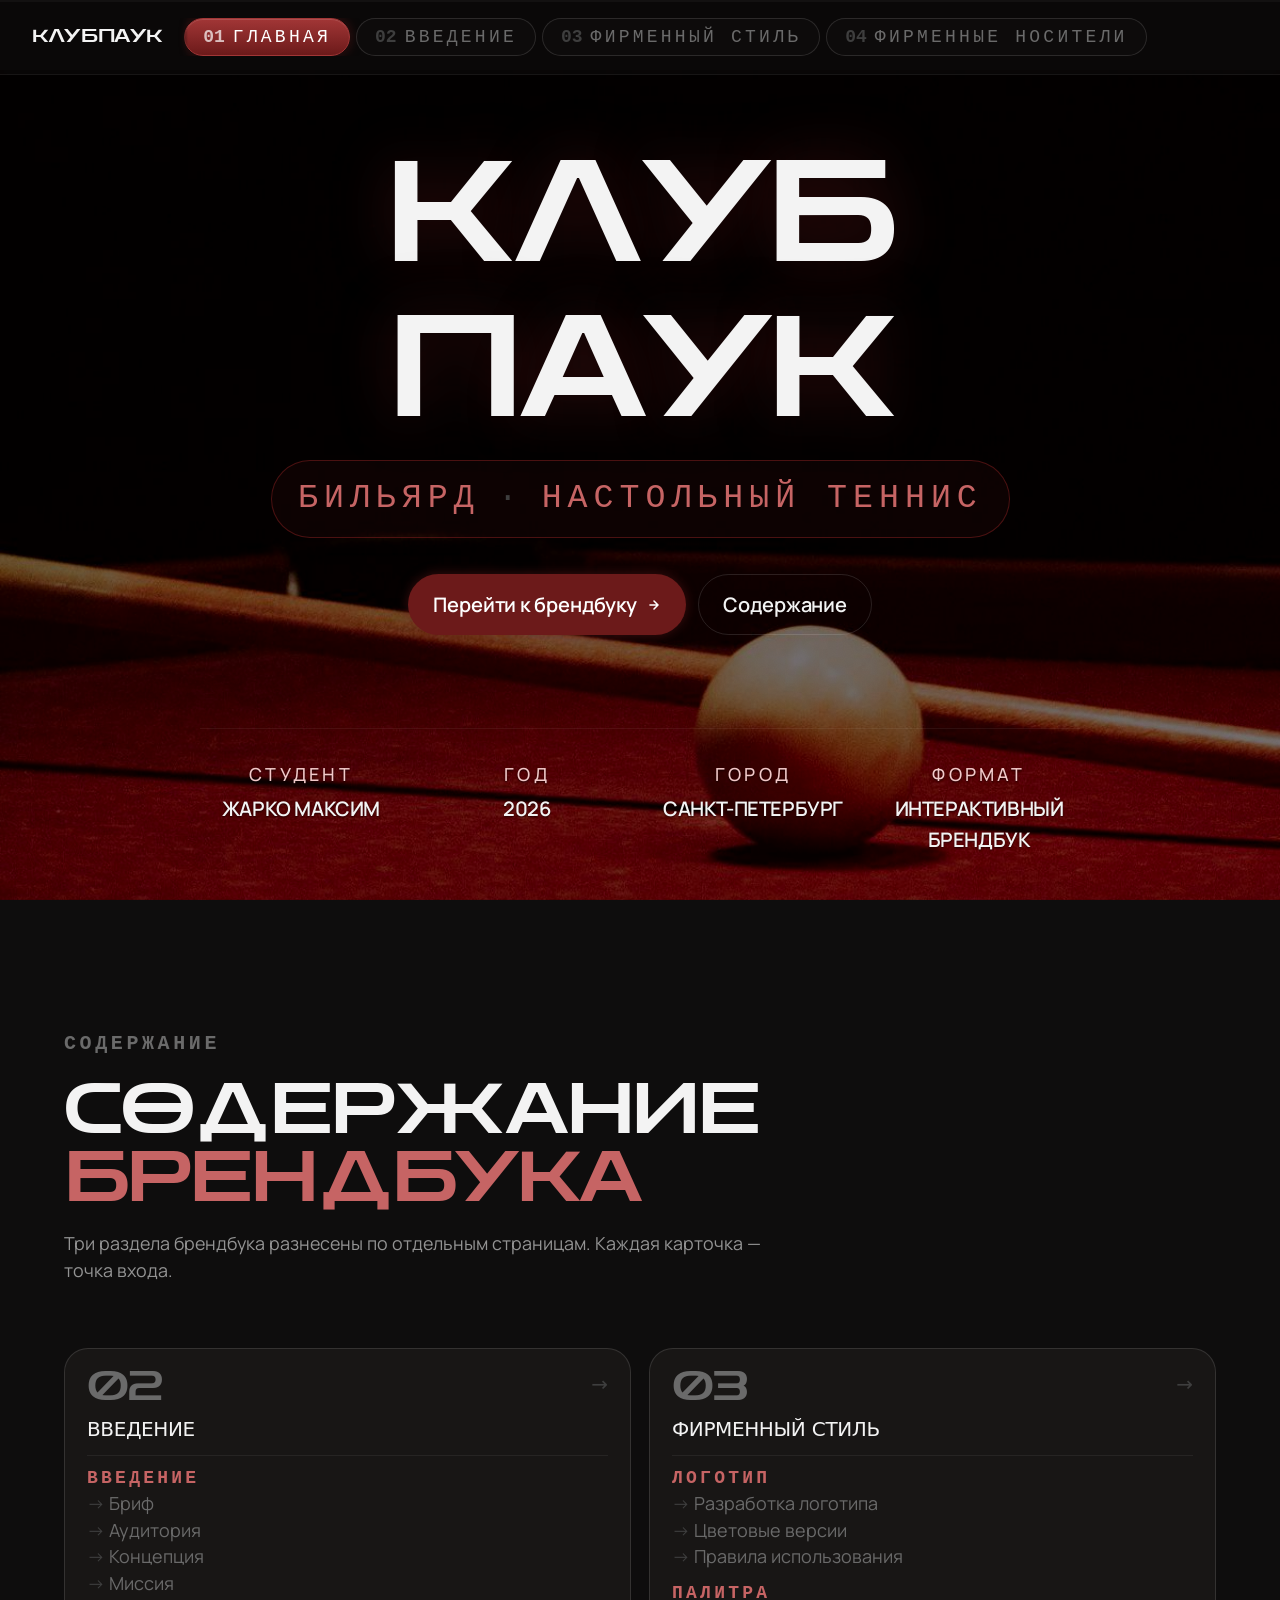
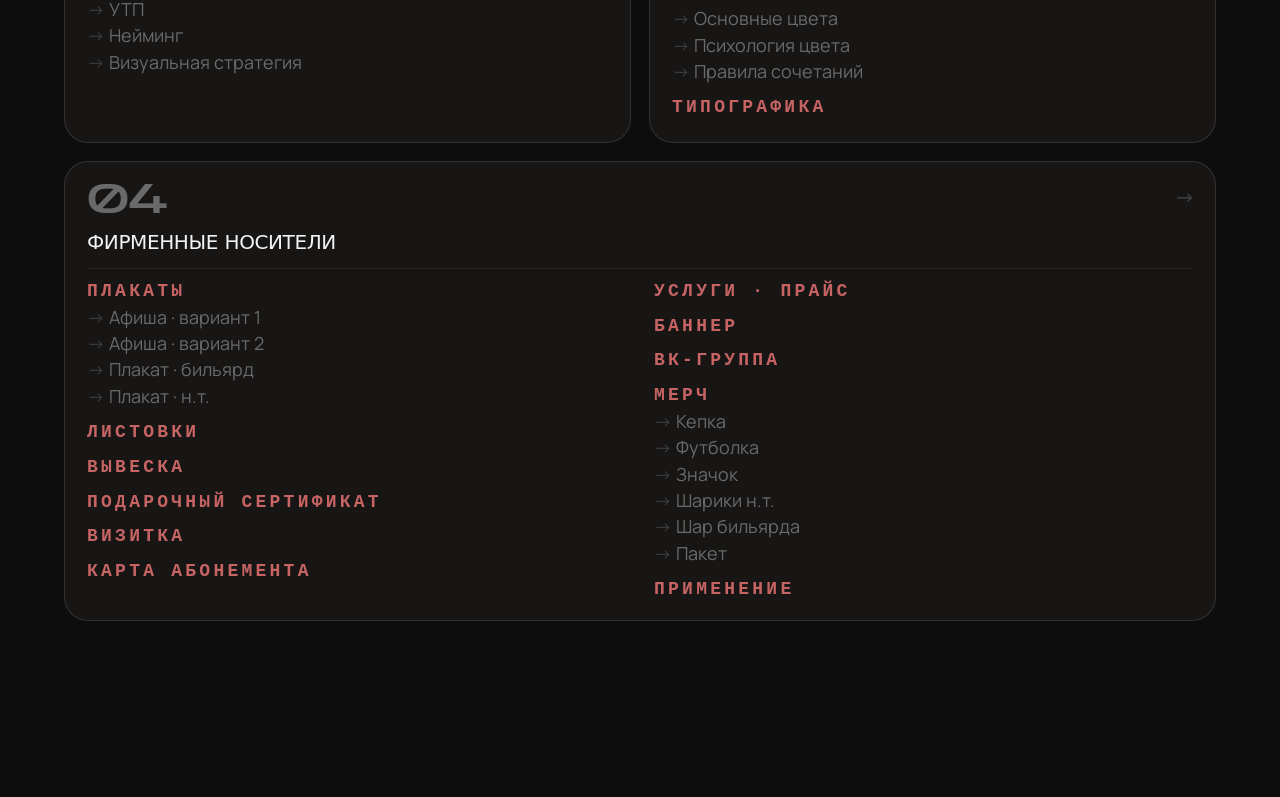
<file: index.html>
﻿<!doctype html>
<html lang="ru">
<head>
  <meta charset="utf-8">
  <meta name="viewport" content="width=device-width, initial-scale=1">
  <title>КлубПаук · Главная — Интерактивный брендбук</title>
  <meta name="description" content="Интерактивный брендбук бильярдно-теннисного клуба «КлубПаук». Фирменный стиль, миссия, ЦА, нейминг, концепция.">
  <link rel="stylesheet" href="css/tokens.css">
  <link rel="stylesheet" href="css/style.css">
  <link rel="stylesheet" href="css/ch02.css">
  <link rel="stylesheet" href="css/ch03.css">
  <link rel="stylesheet" href="css/ch04.css">
  <link rel="stylesheet" href="css/ch05.css">
  <link rel="stylesheet" href="css/ch06.css">
  <link rel="stylesheet" href="css/ch07.css">
  <link rel="stylesheet" href="css/ch08.css">
  <link rel="stylesheet" href="css/mobile.css">

</head>
<body class="pk-root" data-page="1">

  <svg style="display:none">
    <symbol id="icon-placeholder" viewBox="0 0 32 32" fill="none" stroke="currentColor" stroke-width="1.5" stroke-linecap="round" stroke-linejoin="round">
      <rect x="3" y="6" width="26" height="20" rx="2"/>
      <circle cx="11" cy="13" r="2.5"/>
      <path d="M3 22 L12 14 L18 19 L23 15 L29 21"/>
    </symbol>
    <symbol id="icon-close" viewBox="0 0 24 24" fill="none" stroke="currentColor" stroke-width="2" stroke-linecap="round">
      <line x1="6" y1="6" x2="18" y2="18"/><line x1="18" y1="6" x2="6" y2="18"/>
    </symbol>
    <symbol id="icon-search" viewBox="0 0 24 24" fill="none" stroke="currentColor" stroke-width="2" stroke-linecap="round">
      <circle cx="11" cy="11" r="7"/><line x1="16" y1="16" x2="21" y2="21"/><line x1="11" y1="8" x2="11" y2="14"/><line x1="8" y1="11" x2="14" y2="11"/>
    </symbol>
    <symbol id="icon-arrow" viewBox="0 0 14 14" fill="none">
      <path d="M3 7h8M7 3l4 4-4 4" stroke="currentColor" stroke-width="1.6" stroke-linecap="round" stroke-linejoin="round"/>
    </symbol>
  </svg>

  <div class="bb-progress" aria-hidden="true"><span class="bb-progress__bar"></span></div>

  <header class="bb-nav" role="banner">
    <a href="index.html" class="bb-nav__brand" aria-label="КлубПаук — на главную">
      <span class="bb-nav__wm">КлубПаук</span>
    </a>

    <nav class="bb-pagenav" aria-label="Разделы брендбука">
      <a class="bb-pagenav__tab is-active" href="index.html"><i>01</i><span>Главная</span></a>
      <a class="bb-pagenav__tab" href="page-2.html"><i>02</i><span>Введение</span></a>
      <a class="bb-pagenav__tab" href="page-3.html"><i>03</i><span>Фирменный стиль</span></a>
      <a class="bb-pagenav__tab" href="page-4.html"><i>04</i><span>Фирменные носители</span></a>
    </nav>

    <button class="bb-nav__toggle" type="button" aria-label="Открыть меню" aria-expanded="false" aria-controls="bb-mobile-nav">
      <span></span><span></span><span></span>
    </button>
  </header>

  <nav class="bb-mobile" id="bb-mobile-nav" aria-label="Содержание (мобильное)" hidden>
    <p class="bb-mobile__chap">Разделы брендбука</p>
    <ol>
      <li><a href="index.html" aria-current="page"><i>01</i> Главная · содержание</a></li>
      <li><a href="page-2.html"><i>02</i> Введение</a></li>
      <li><a href="page-3.html"><i>03</i> Фирменный стиль</a></li>
      <li><a href="page-4.html"><i>04</i> Фирменные носители</a></li>
    </ol>
  </nav>

  <main id="content">

    <section id="screen-1" class="bb-screen bb-cover" data-screen-label="01 Обложка" aria-labelledby="cover-h">
      <div class="bb-cover__bg" aria-hidden="true">
        <img class="bb-cover__photo" src="assets/cover-bg.jpg" alt="" loading="eager">
        <div class="bb-cover__vignette"></div>
        <svg class="bb-cover__web" viewBox="0 0 1600 900" preserveAspectRatio="xMidYMid slice" aria-hidden="true">
          <defs>
            <radialGradient id="webGlow" cx="50%" cy="50%" r="60%">
              <stop offset="0%" stop-color="#6C1A1A" stop-opacity="0.18"/>
              <stop offset="100%" stop-color="#6C1A1A" stop-opacity="0"/>
            </radialGradient>
            <radialGradient id="ringGlow" cx="50%" cy="50%" r="50%">
              <stop offset="0%" stop-color="#A23636" stop-opacity="0.22"/>
              <stop offset="70%" stop-color="#A23636" stop-opacity="0.04"/>
              <stop offset="100%" stop-color="#A23636" stop-opacity="0"/>
            </radialGradient>
          </defs>

          <rect x="0" y="0" width="1600" height="900" fill="url(#webGlow)"/>

          <g fill="none" stroke="#A23636" stroke-width="1.2" opacity="0.85">
            <circle cx="540" cy="180" r="60"/>
            <circle cx="540" cy="180" r="120"/>
            <circle cx="540" cy="180" r="190"/>
            <circle cx="540" cy="180" r="270"/>
          </g>
          <circle cx="540" cy="180" r="340" fill="url(#ringGlow)"/>

          <g fill="none" stroke="#A23636" stroke-width="1.2" opacity="0.78">
            <circle cx="60" cy="700" r="50"/>
            <circle cx="60" cy="700" r="110"/>
            <circle cx="60" cy="700" r="180"/>
            <circle cx="60" cy="700" r="260"/>
          </g>

          <g fill="none" stroke="#A23636" stroke-width="1.2" opacity="0.9">
            <circle cx="1280" cy="720" r="70"/>
            <circle cx="1280" cy="720" r="140"/>
            <circle cx="1280" cy="720" r="215"/>
            <circle cx="1280" cy="720" r="295"/>
          </g>
          <circle cx="1280" cy="720" r="360" fill="url(#ringGlow)"/>
        </svg>
      </div>

      <div class="bb-cover__inner">
        <h1 id="cover-h" class="bb-cover__title">
          <span class="reveal" data-stagger="3">Клуб</span>
          <span class="reveal" data-stagger="4">Паук</span>
        </h1>

        <p class="bb-cover__tagline reveal" data-stagger="5">
          <span>Бильярд</span>
          <em aria-hidden="true">·</em>
          <span>Настольный теннис</span>
        </p>

        <div class="bb-cover__cta reveal" data-stagger="7">
          <a href="page-2.html" class="bb-btn bb-btn--primary">
            Перейти к брендбуку
            <svg width="14" height="14" viewBox="0 0 14 14" aria-hidden="true"><use href="#icon-arrow"/></svg>
          </a>
          <a href="#screen-8" class="bb-btn bb-btn--ghost">Содержание</a>
        </div>

        <div class="bb-cover__meta reveal" data-stagger="8">
          <div><em>Студент</em><b>Жарко Максим</b></div>
          <div><em>Год</em><b>2026</b></div>
          <div><em>Город</em><b>Санкт-Петербург</b></div>
          <div><em>Формат</em><b>Интерактивный брендбук</b></div>
        </div>
      </div>

    </section>

    <section id="screen-8" class="bb-screen bb-toc" data-screen-label="02 Содержание" aria-labelledby="toc-h">
      <header class="bb-screen__head reveal">
        <span class="bb-eyebrow">Содержание</span>
        <h2 id="toc-h" class="bb-h">Содержание<br><em>брендбука</em></h2>
        <p class="bb-lede">Три раздела брендбука разнесены по&nbsp;отдельным страницам. Каждая карточка — точка входа.</p>
      </header>

      <ol class="bb-toc__grid">
        <li class="bb-toc__item bb-toc__item--section bb-toc__item--wide reveal" style="--i:1">
          <div class="bb-toc__card">
            <span class="bb-toc__num">02</span>
            <h3><a href="page-2.html">Введение</a></h3>

            <div class="bb-toc__groups">
              <div class="bb-toc__group">
                <h4><a href="page-2.html">Введение</a></h4>
                <ul class="bb-toc__subs">
                  <li><a href="page-2.html#screen-2">Бриф</a></li>
                  <li><a href="page-2.html#screen-5">Аудитория</a></li>
                  <li><a href="page-2.html#screen-7">Концепция</a></li>
                  <li><a href="page-2.html#screen-3">Миссия</a></li>
                  <li><a href="page-2.html#screen-4">УТП</a></li>
                  <li><a href="page-2.html#screen-6">Нейминг</a></li>
                  <li><a href="page-2.html#screen-9">Визуальная стратегия</a></li>
                </ul>
              </div>
            </div>

            <a href="page-2.html" class="bb-toc__arrow" aria-label="К разделу 02 — Введение" aria-hidden="false">→</a>
          </div>
        </li>

        <li class="bb-toc__item bb-toc__item--section bb-toc__item--wide reveal" style="--i:2">
          <div class="bb-toc__card">
            <span class="bb-toc__num">03</span>
            <h3><a href="page-3.html">Фирменный стиль</a></h3>

            <div class="bb-toc__groups">
              <div class="bb-toc__group">
                <h4><a href="page-3.html#screen-12">Логотип</a></h4>
                <ul class="bb-toc__subs">
                  <li><a href="page-3.html#screen-14">Разработка логотипа</a></li>
                  <li><a href="page-3.html#screen-16">Цветовые версии</a></li>
                  <li><a href="page-3.html#screen-20">Правила использования</a></li>
                </ul>
              </div>
              <div class="bb-toc__group">
                <h4><a href="page-3.html#screen-23">Палитра</a></h4>
                <ul class="bb-toc__subs">
                  <li><a href="page-3.html#screen-23">Основные цвета</a></li>
                  <li><a href="page-3.html#screen-31">Психология цвета</a></li>
                  <li><a href="page-3.html#screen-27">Правила сочетаний</a></li>
                </ul>
              </div>
              <div class="bb-toc__group">
                <h4><a href="page-3.html#screen-32">Типографика</a></h4>
              </div>
            </div>

            <a href="page-3.html" class="bb-toc__arrow" aria-label="К разделу 03 — Фирменный стиль" aria-hidden="false">→</a>
          </div>
        </li>

        <li class="bb-toc__item bb-toc__item--section bb-toc__item--wide reveal" style="--i:3">
          <div class="bb-toc__card">
            <span class="bb-toc__num">04</span>
            <h3><a href="page-4.html">Фирменные носители</a></h3>

            <div class="bb-toc__groups">
              <div class="bb-toc__group">
                <h4><a href="page-4.html#group-posters">Плакаты</a></h4>
                <ul class="bb-toc__subs">
                  <li><a href="page-4.html#screen-51">Афиша&nbsp;· вариант&nbsp;1</a></li>
                  <li><a href="page-4.html#screen-52">Афиша&nbsp;· вариант&nbsp;2</a></li>
                  <li><a href="page-4.html#screen-57">Плакат&nbsp;· бильярд</a></li>
                  <li><a href="page-4.html#screen-58">Плакат&nbsp;· н.т.</a></li>
                </ul>
              </div>
              <div class="bb-toc__group">
                <h4><a href="page-4.html#screen-59">Листовки</a></h4>
              </div>
              <div class="bb-toc__group">
                <h4><a href="page-4.html#screen-56">Вывеска</a></h4>
              </div>
              <div class="bb-toc__group">
                <h4><a href="page-4.html#screen-63">Подарочный сертификат</a></h4>
              </div>
              <div class="bb-toc__group">
                <h4><a href="page-4.html#screen-49">Визитка</a></h4>
              </div>
              <div class="bb-toc__group">
                <h4><a href="page-4.html#screen-50">Карта абонемента</a></h4>
              </div>
              <div class="bb-toc__group">
                <h4><a href="page-4.html#screen-62">Услуги&nbsp;· прайс</a></h4>
              </div>
              <div class="bb-toc__group">
                <h4><a href="page-4.html#screen-53">Баннер</a></h4>
              </div>
              <div class="bb-toc__group">
                <h4><a href="page-4.html#screen-60">ВК-группа</a></h4>
              </div>
              <div class="bb-toc__group">
                <h4><a href="page-4.html#group-merch">Мерч</a></h4>
                <ul class="bb-toc__subs">
                  <li><a href="page-4.html#screen-55">Кепка</a></li>
                  <li><a href="page-4.html#screen-54">Футболка</a></li>
                  <li><a href="page-4.html#screen-76">Значок</a></li>
                  <li><a href="page-4.html#screen-64">Шарики н.т.</a></li>
                  <li><a href="page-4.html#screen-65">Шар бильярда</a></li>
                  <li><a href="page-4.html#screen-77">Пакет</a></li>
                </ul>
              </div>
              <div class="bb-toc__group">
                <h4><a href="page-4.html#screen-70">Применение</a></h4>
              </div>
            </div>

            <a href="page-4.html" class="bb-toc__arrow" aria-label="К разделу 04 — Фирменные носители" aria-hidden="false">→</a>
          </div>
        </li>
      </ol>

    </section>

  </main>

  <div class="bb-toast" id="bb-toast" role="status" aria-live="polite" aria-atomic="true">
    <span class="bb-toast__check" aria-hidden="true">✓</span>
    <span>Скопировано:&nbsp;<span class="bb-toast__code" id="bb-toast-code">—</span></span>
  </div>

  <script src="js/main.js"></script>

</body>
</html>
</file>
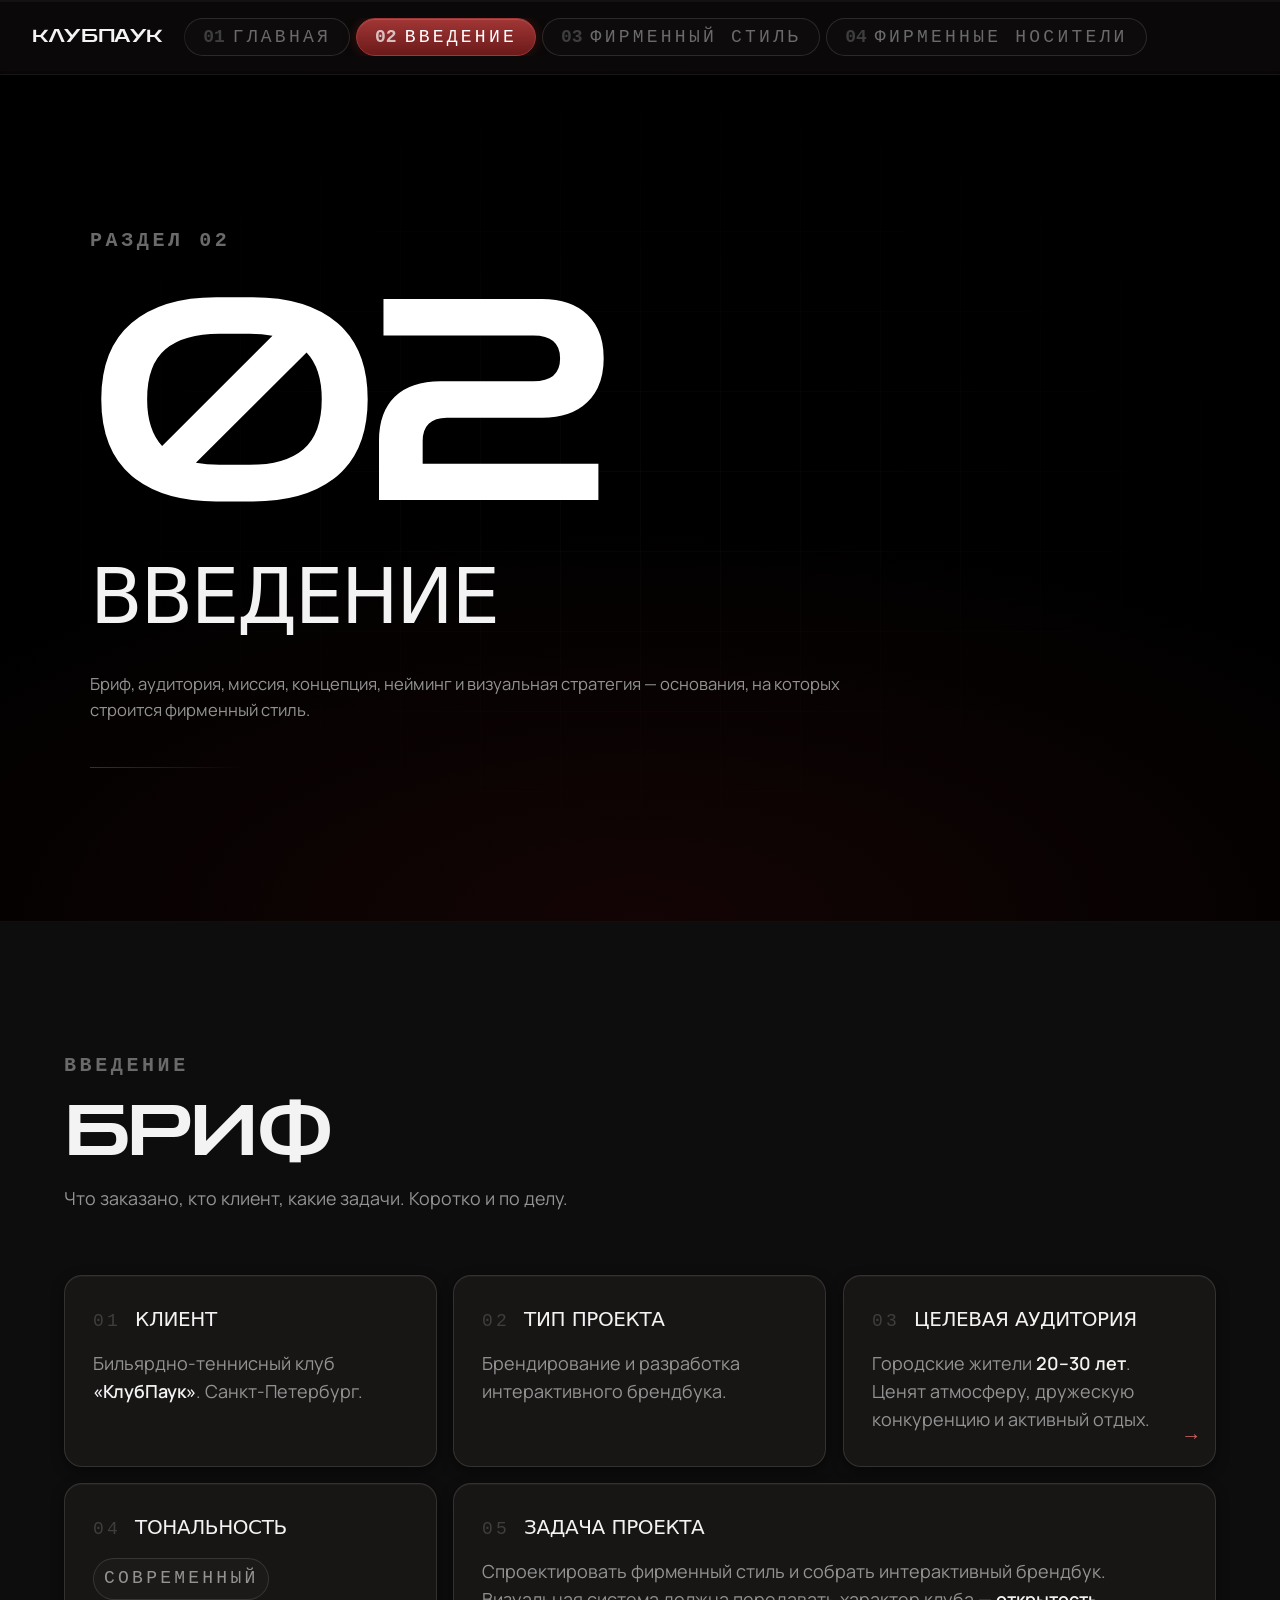
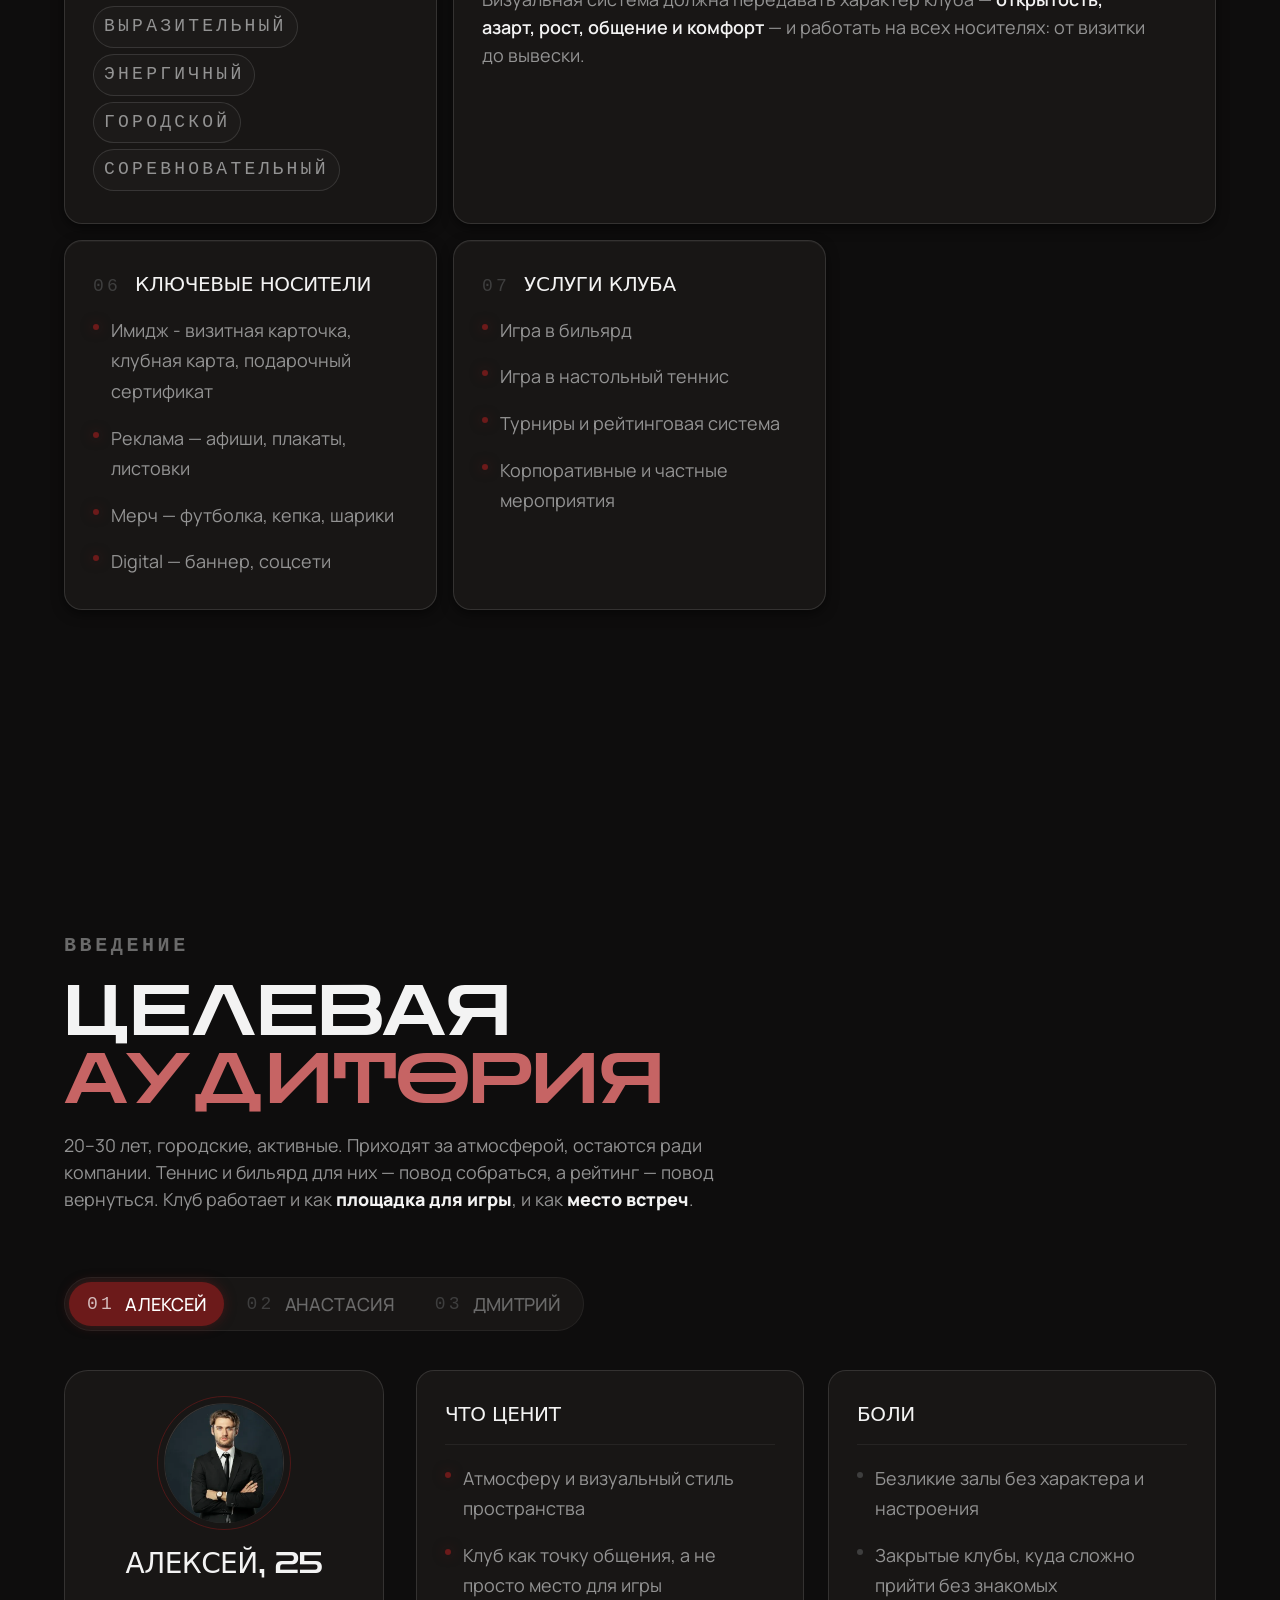
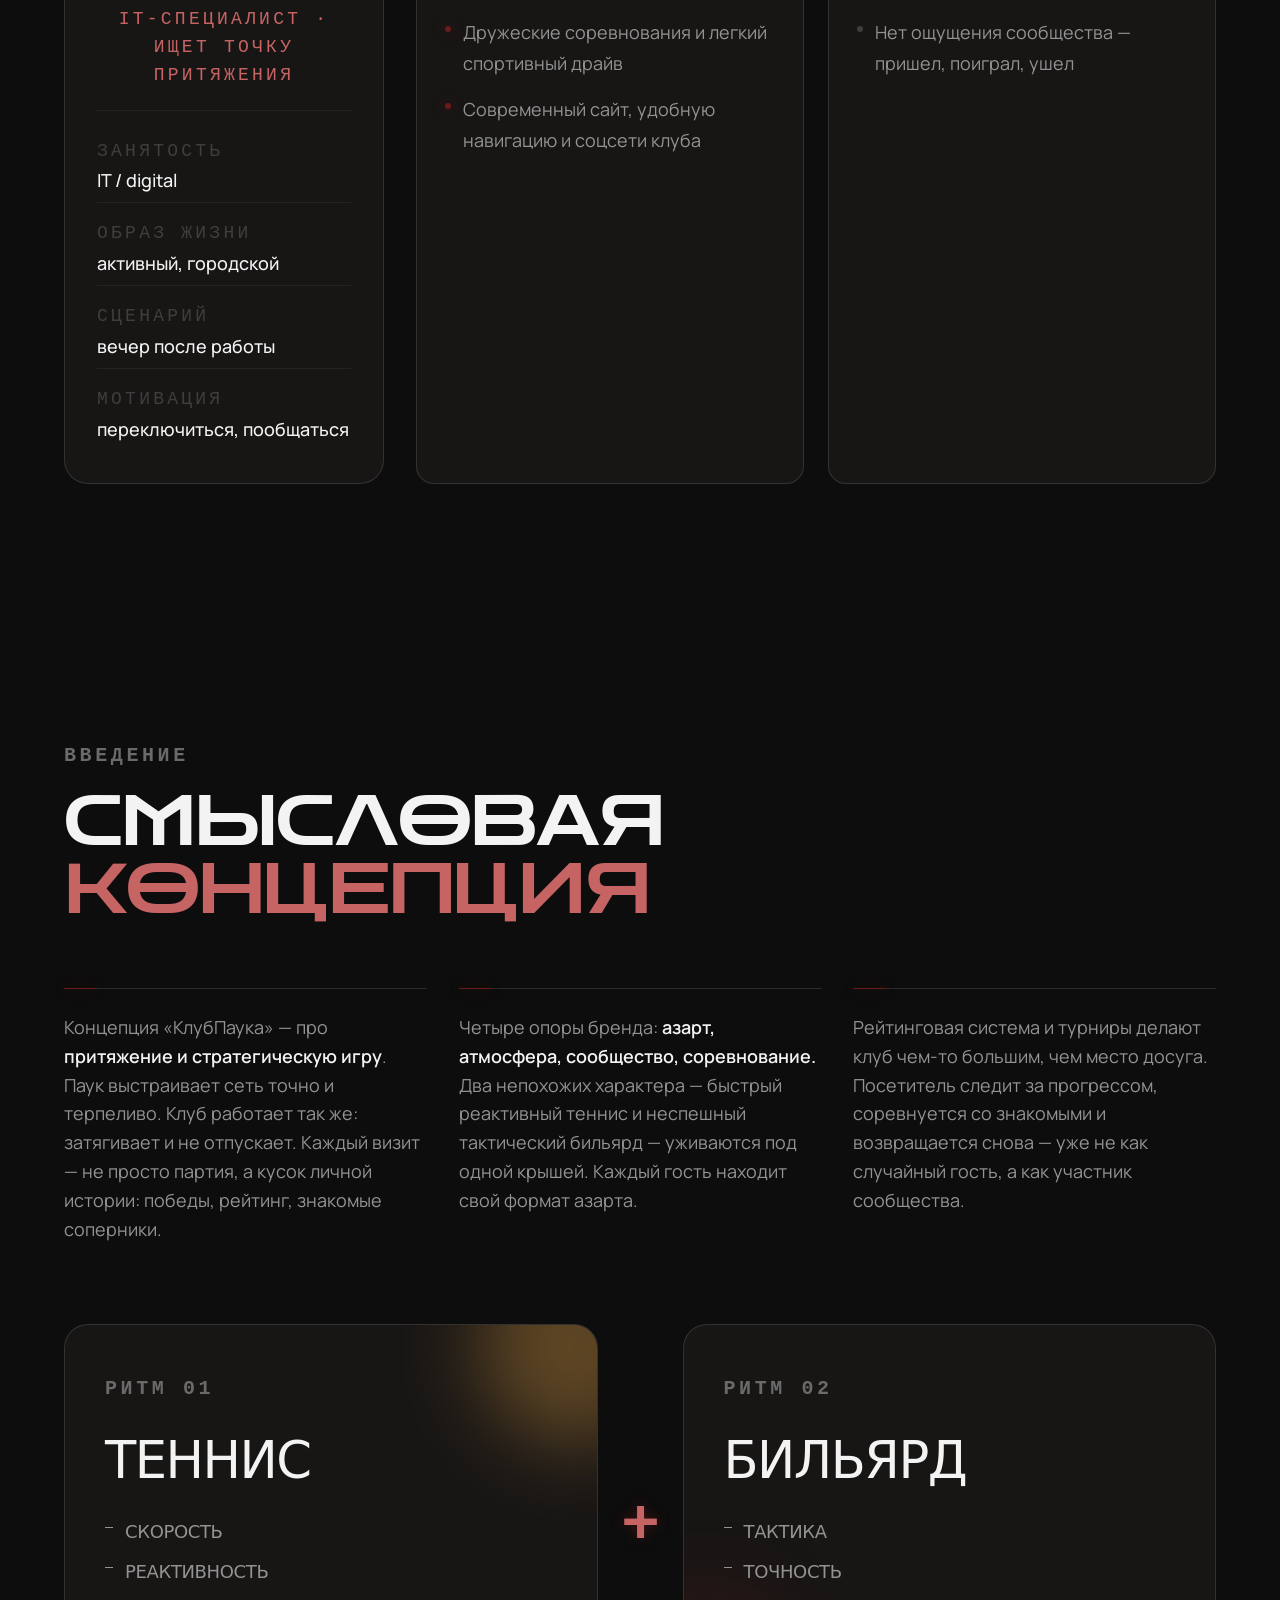
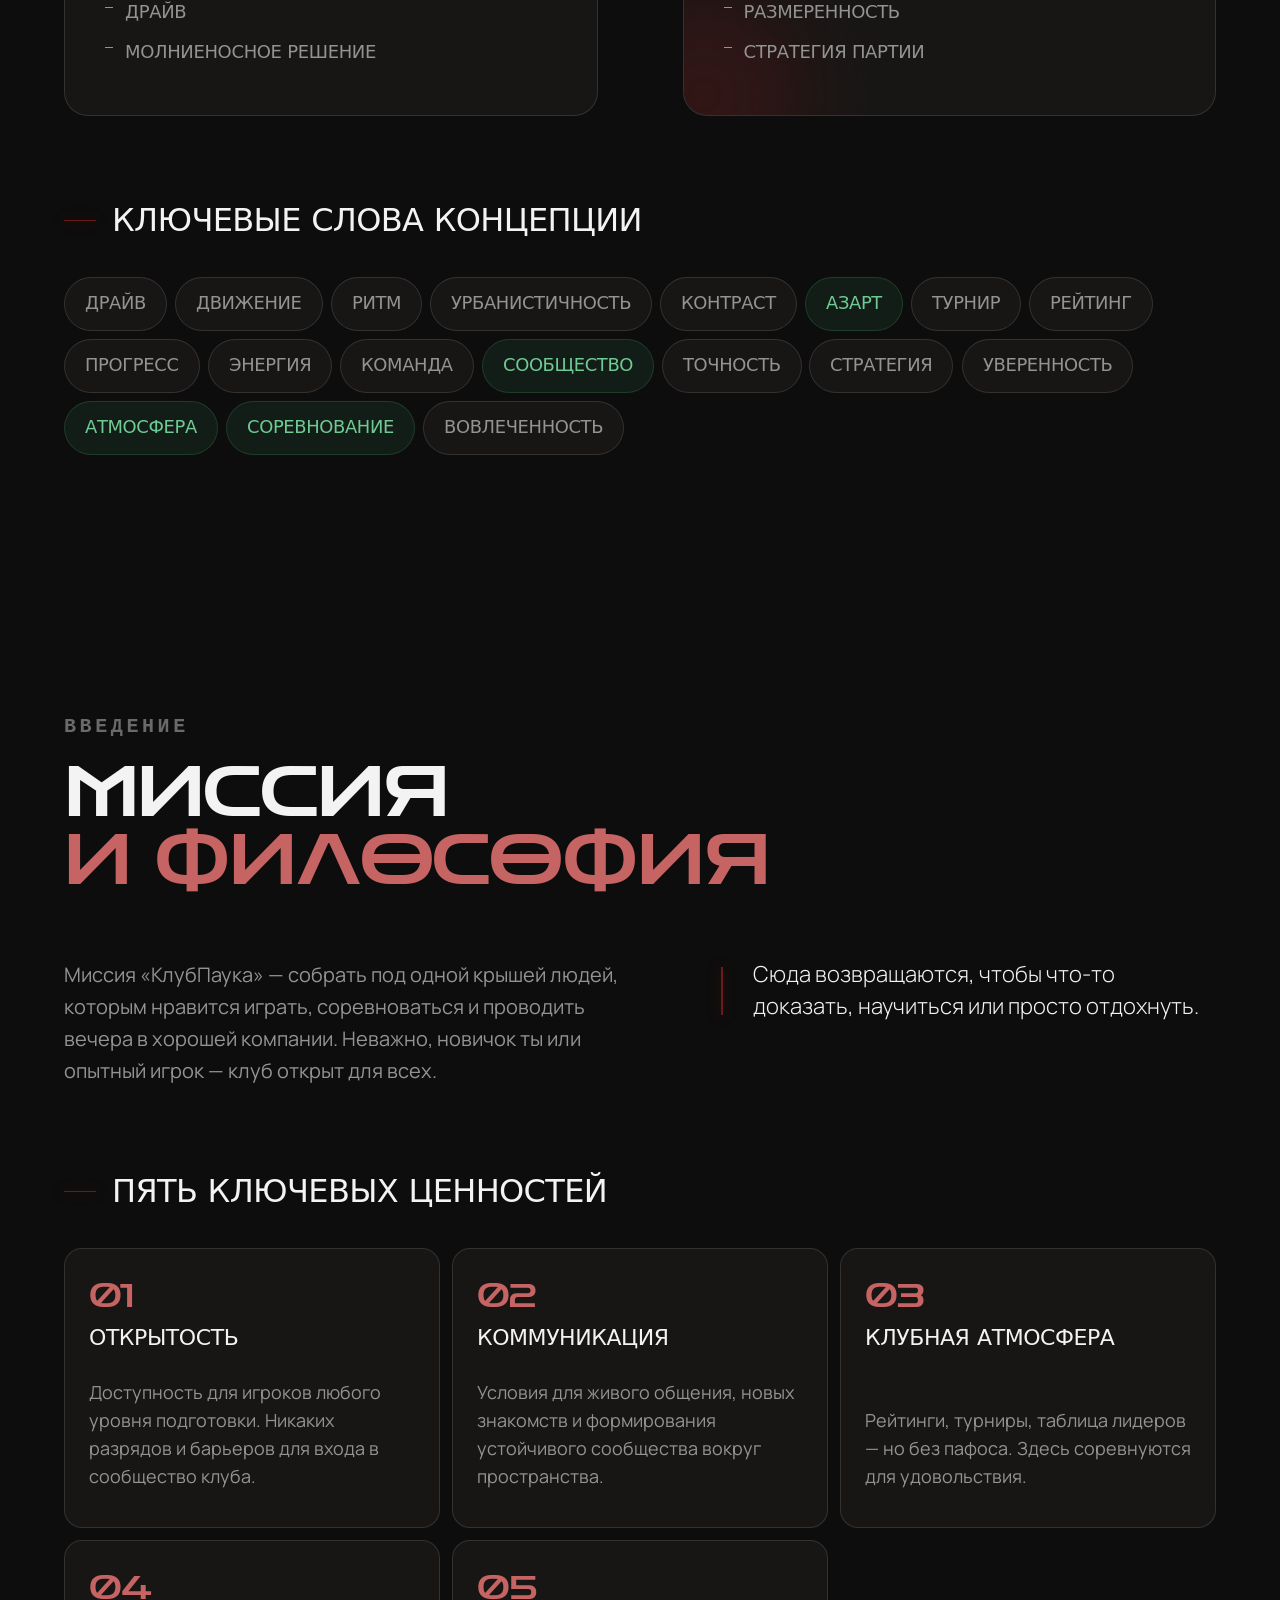
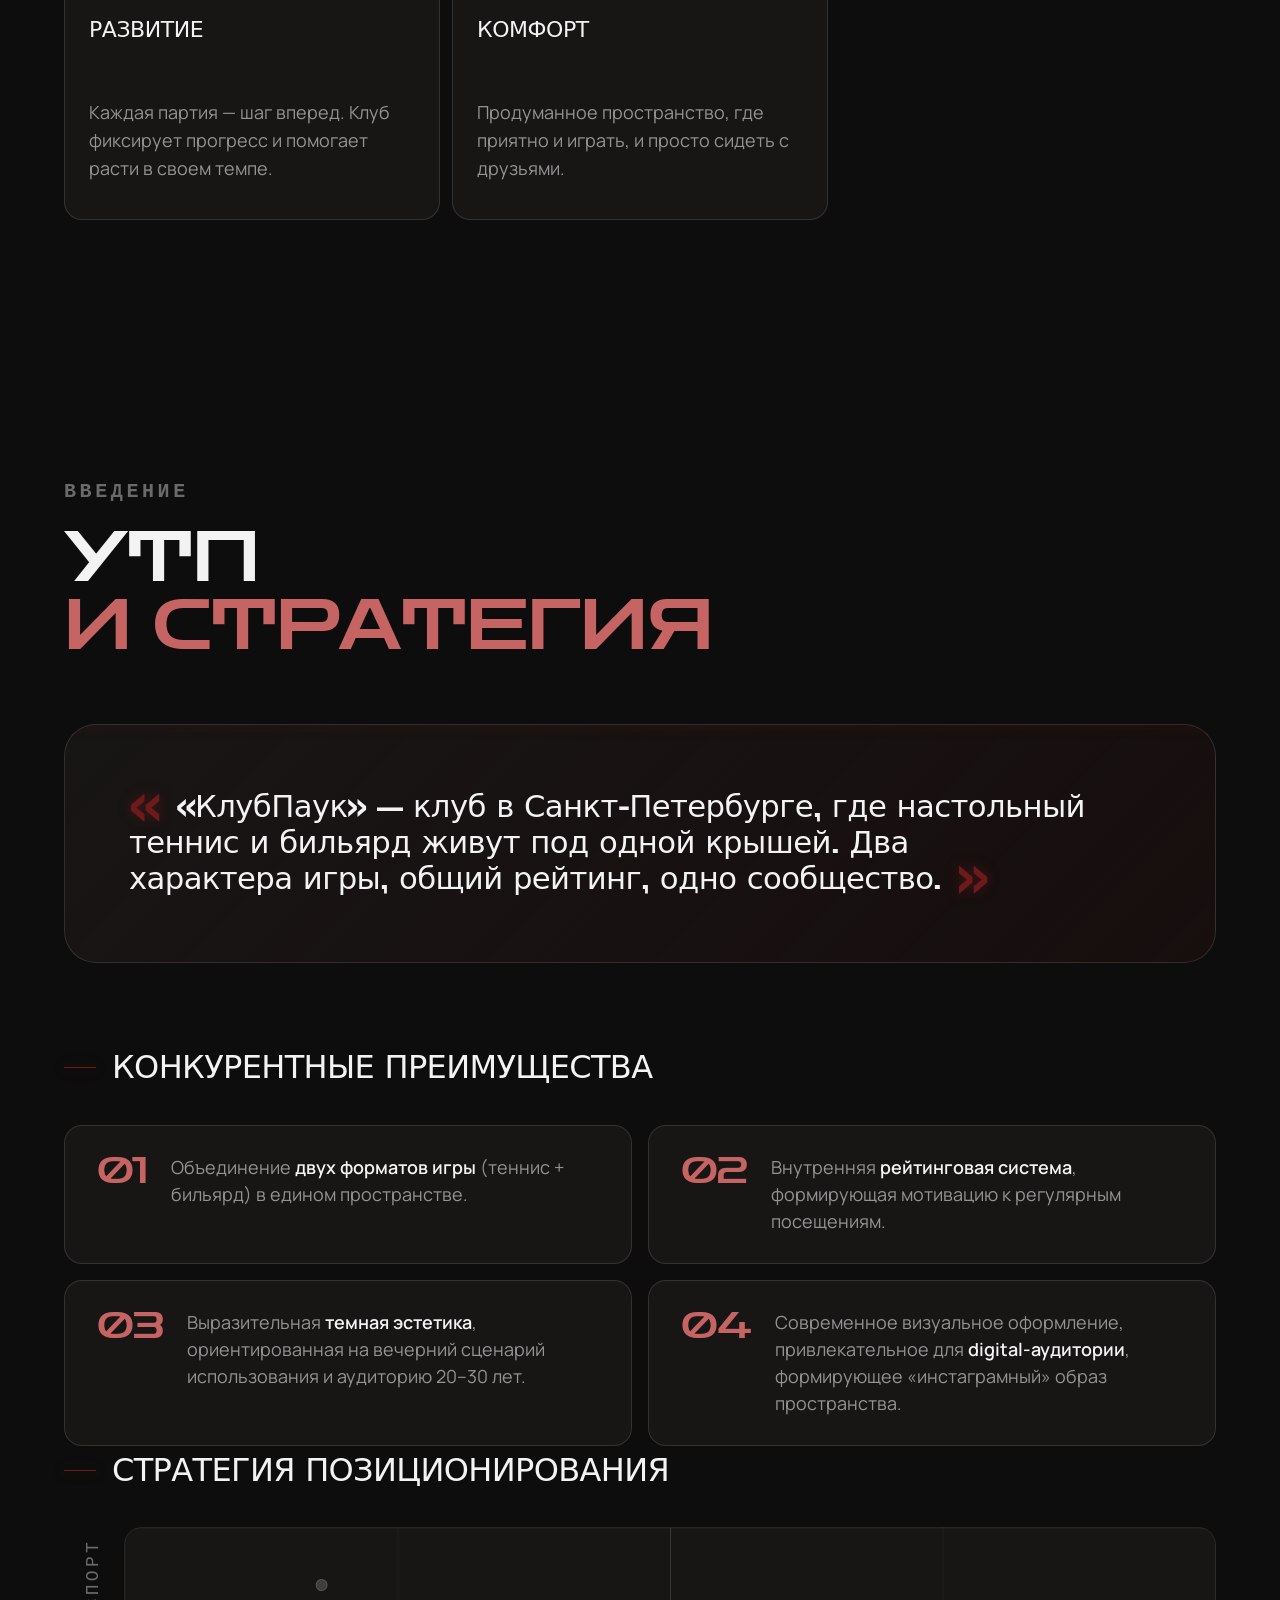
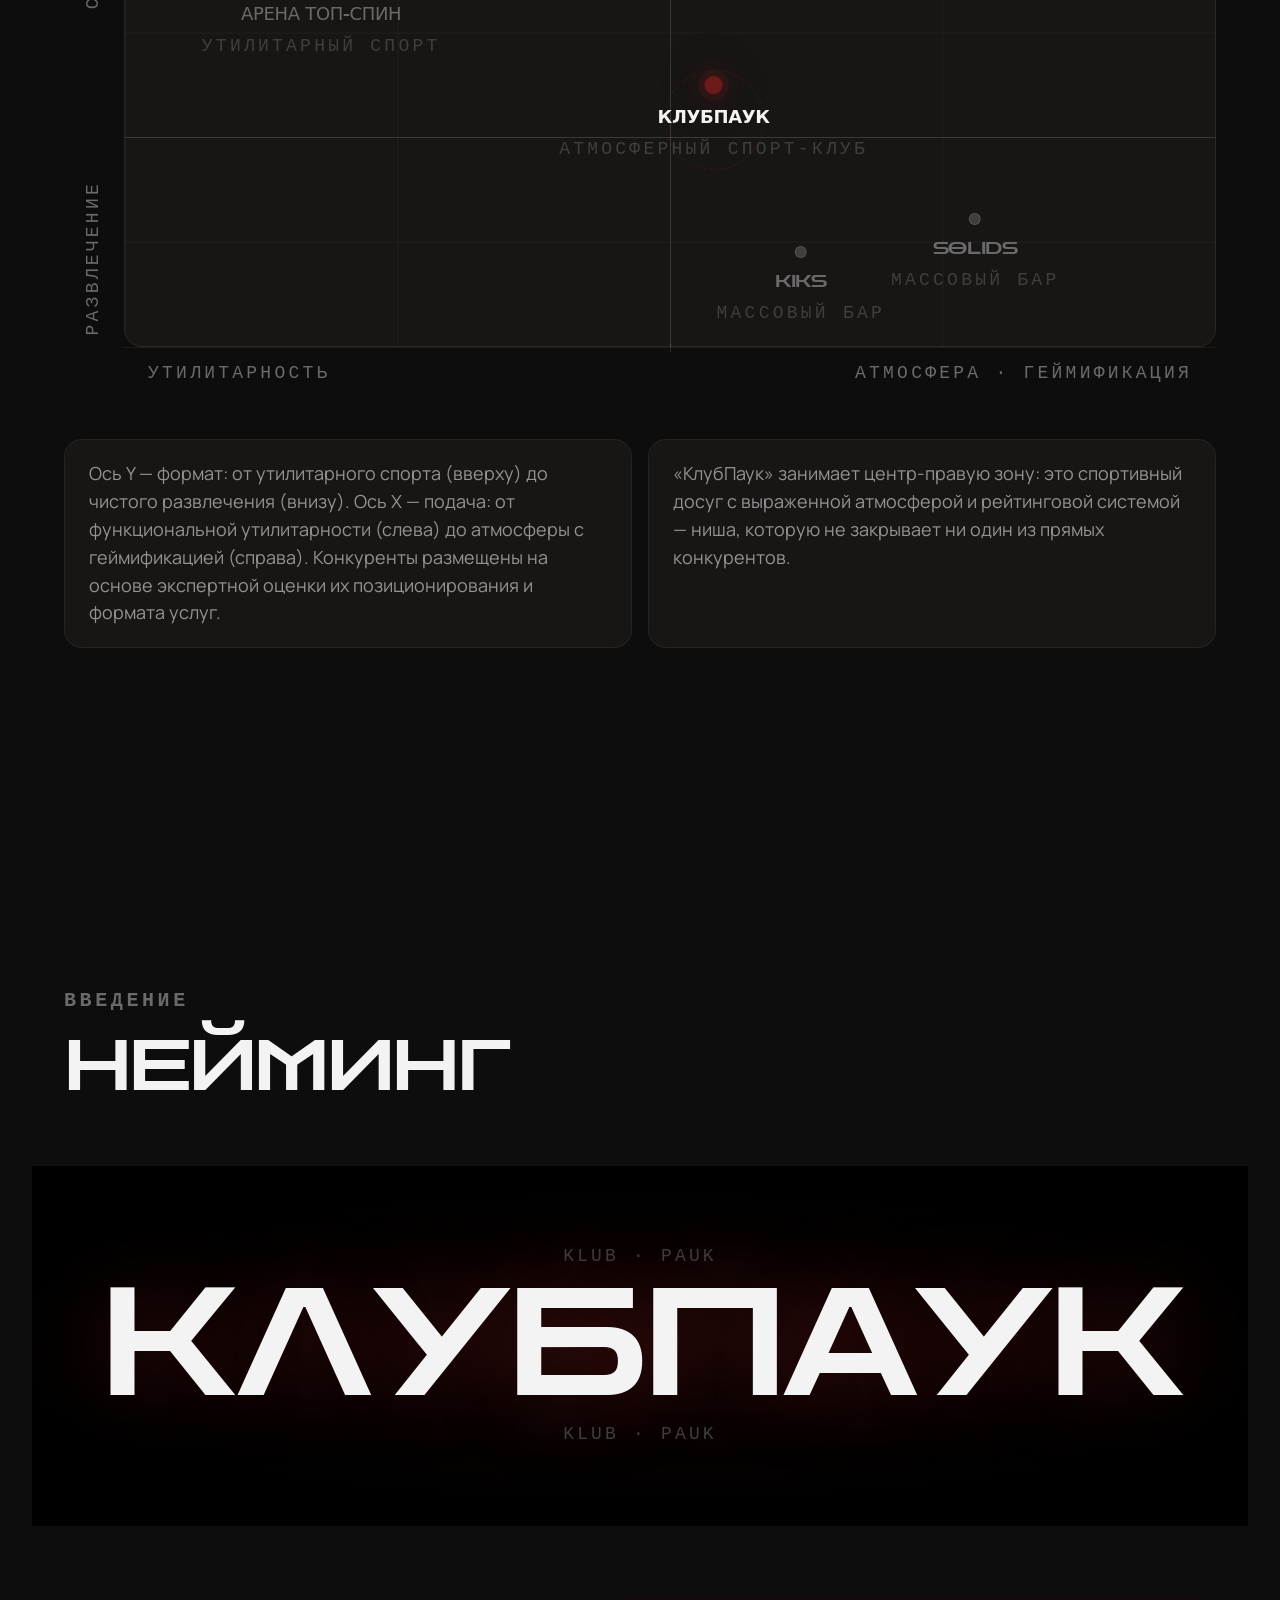
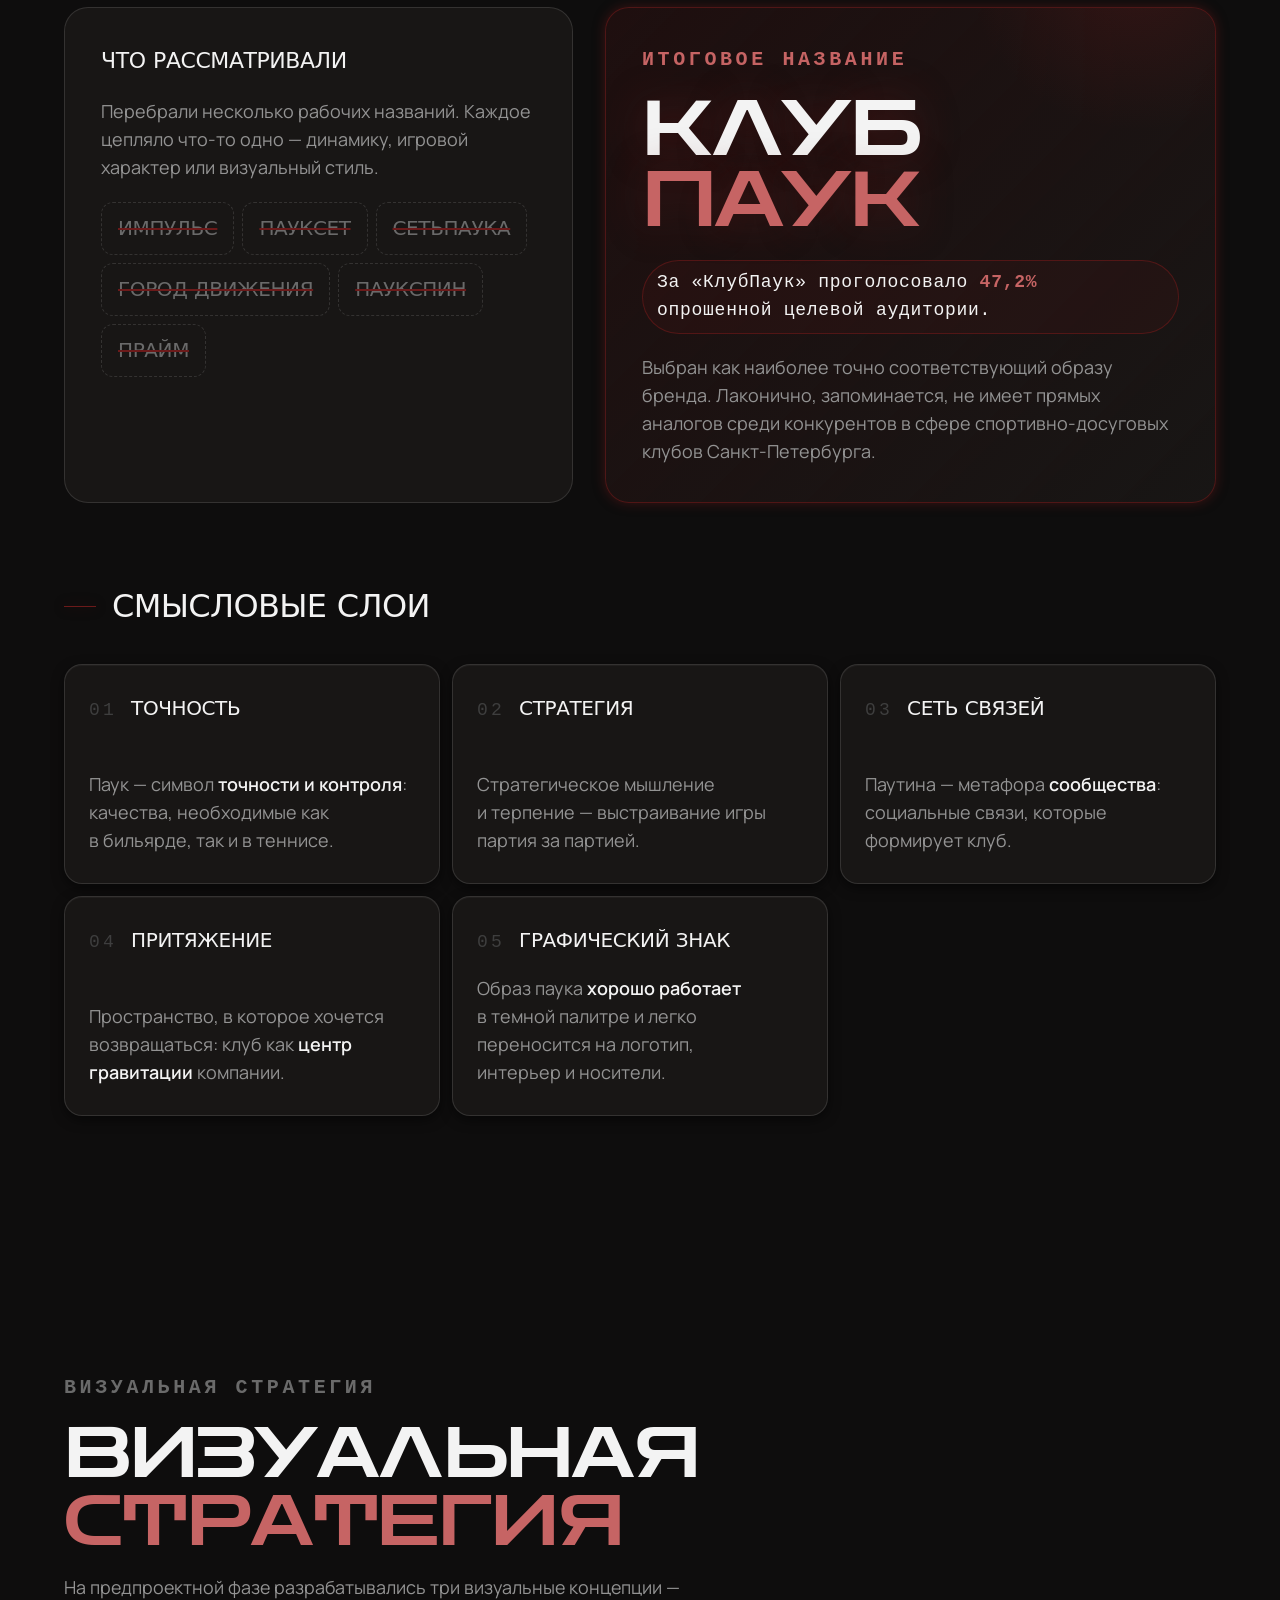
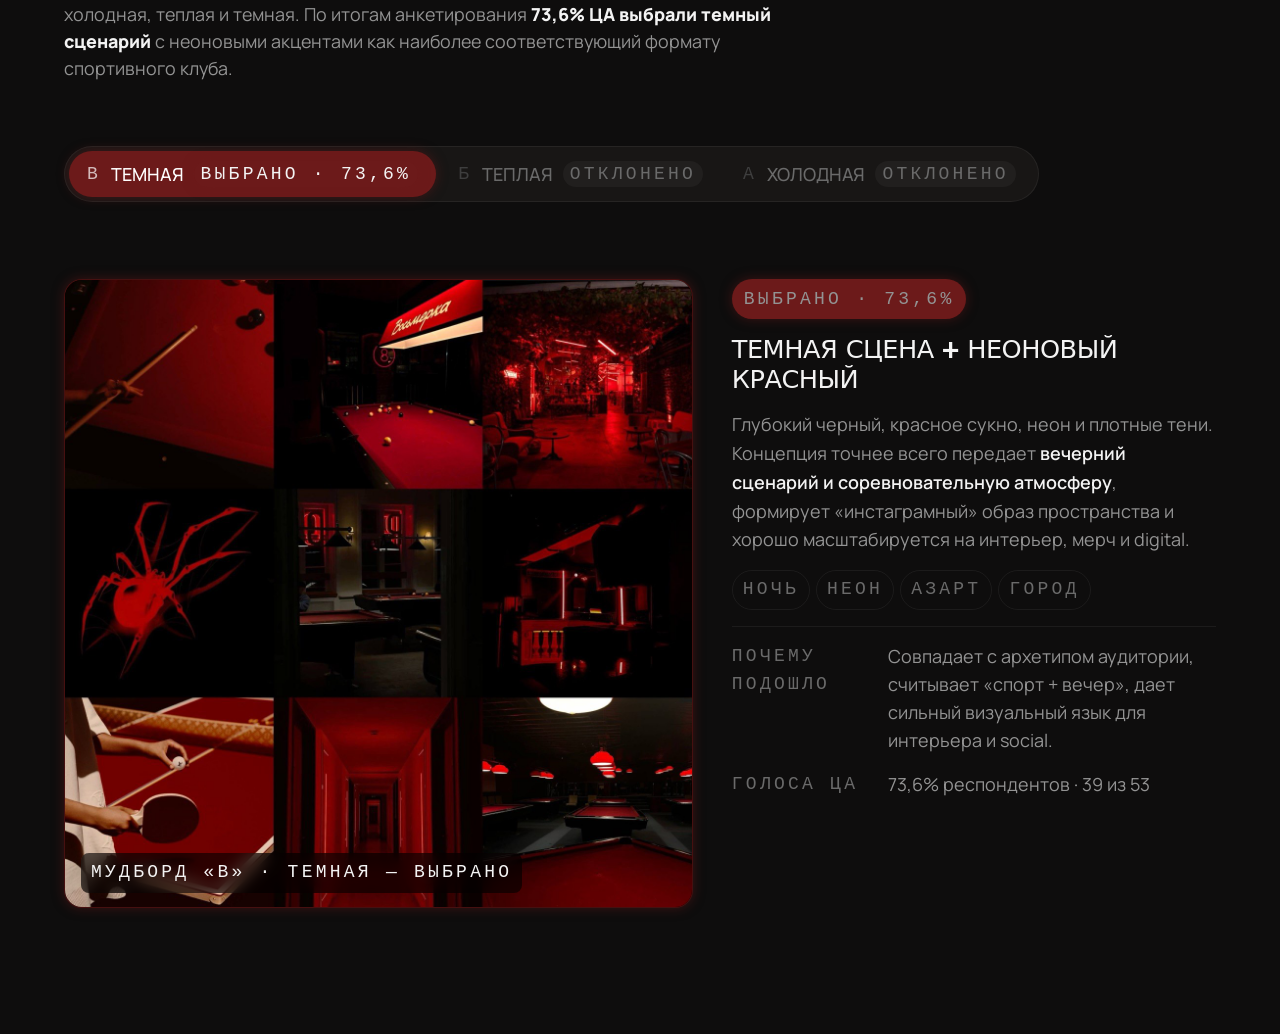
<file: page-2.html>
﻿<!doctype html>
<html lang="ru">
<head>
  <meta charset="utf-8">
  <meta name="viewport" content="width=device-width, initial-scale=1">
  <title>КлубПаук · Введение — Бриф, аудитория, концепция, нейминг, визуальная стратегия</title>
  <meta name="description" content="Интерактивный брендбук бильярдно-теннисного клуба «КлубПаук». Фирменный стиль, миссия, ЦА, нейминг, концепция.">
  <link rel="stylesheet" href="css/tokens.css">
  <link rel="stylesheet" href="css/style.css">
  <link rel="stylesheet" href="css/ch02.css">
  <link rel="stylesheet" href="css/ch03.css">
  <link rel="stylesheet" href="css/ch04.css">
  <link rel="stylesheet" href="css/ch05.css">
  <link rel="stylesheet" href="css/ch06.css">
  <link rel="stylesheet" href="css/ch07.css">
  <link rel="stylesheet" href="css/ch08.css">
  <link rel="stylesheet" href="css/mobile.css">

</head>
<body class="pk-root" data-page="2">

  <svg style="display:none">
    <symbol id="icon-placeholder" viewBox="0 0 32 32" fill="none" stroke="currentColor" stroke-width="1.5" stroke-linecap="round" stroke-linejoin="round">
      <rect x="3" y="6" width="26" height="20" rx="2"/>
      <circle cx="11" cy="13" r="2.5"/>
      <path d="M3 22 L12 14 L18 19 L23 15 L29 21"/>
    </symbol>
    <symbol id="icon-close" viewBox="0 0 24 24" fill="none" stroke="currentColor" stroke-width="2" stroke-linecap="round">
      <line x1="6" y1="6" x2="18" y2="18"/><line x1="18" y1="6" x2="6" y2="18"/>
    </symbol>
    <symbol id="icon-search" viewBox="0 0 24 24" fill="none" stroke="currentColor" stroke-width="2" stroke-linecap="round">
      <circle cx="11" cy="11" r="7"/><line x1="16" y1="16" x2="21" y2="21"/><line x1="11" y1="8" x2="11" y2="14"/><line x1="8" y1="11" x2="14" y2="11"/>
    </symbol>
    <symbol id="icon-arrow" viewBox="0 0 14 14" fill="none">
      <path d="M3 7h8M7 3l4 4-4 4" stroke="currentColor" stroke-width="1.6" stroke-linecap="round" stroke-linejoin="round"/>
    </symbol>
  </svg>

  <div class="bb-progress" aria-hidden="true"><span class="bb-progress__bar"></span></div>

  <header class="bb-nav" role="banner">
    <a href="index.html" class="bb-nav__brand" aria-label="КлубПаук — на главную">
      <span class="bb-nav__wm">КлубПаук</span>
    </a>

    <nav class="bb-pagenav" aria-label="Разделы брендбука">
      <a class="bb-pagenav__tab" href="index.html"><i>01</i><span>Главная</span></a>
      <a class="bb-pagenav__tab is-active" href="page-2.html"><i>02</i><span>Введение</span></a>
      <a class="bb-pagenav__tab" href="page-3.html"><i>03</i><span>Фирменный стиль</span></a>
      <a class="bb-pagenav__tab" href="page-4.html"><i>04</i><span>Фирменные носители</span></a>
    </nav>

    <button class="bb-nav__toggle" type="button" aria-label="Открыть меню" aria-expanded="false" aria-controls="bb-mobile-nav">
      <span></span><span></span><span></span>
    </button>
  </header>

  <nav class="bb-mobile" id="bb-mobile-nav" aria-label="Содержание (мобильное)" hidden>
    <p class="bb-mobile__chap">Разделы брендбука</p>
    <ol>
      <li><a href="index.html"><i>01</i> Главная · содержание</a></li>
      <li><a href="page-2.html" aria-current="page"><i>02</i> Введение</a></li>
      <li><a href="page-3.html"><i>03</i> Фирменный стиль</a></li>
      <li><a href="page-4.html"><i>04</i> Фирменные носители</a></li>
    </ol>
  </nav>

  <main id="content">

    <section class="bb-chap-opener" data-screen-label="Раздел 02 · Введение" aria-hidden="false">
      <div class="bb-chap-opener__inner reveal">
        <span class="bb-eyebrow">Раздел 02</span>
        <p class="bb-chap-opener__num">02</p>
        <h2 class="bb-chap-opener__title">Введение</h2>
        <p class="bb-chap-opener__lede">Бриф, аудитория, миссия, концепция, нейминг и&nbsp;визуальная стратегия — основания, на&nbsp;которых строится фирменный стиль.</p>
        <span class="bb-chap-opener__rule" aria-hidden="true"></span>
      </div>
    </section>

    <section id="screen-2" class="bb-screen bb-brief" data-screen-label="03 Бриф" aria-labelledby="brief-h">
      <header class="bb-screen__head reveal">
        <span class="bb-eyebrow">Введение</span>
        <h2 id="brief-h" class="bb-h">Бриф</h2>
        <p class="bb-lede">
          Что заказано, кто клиент, какие задачи. Коротко и по делу.
        </p>
      </header>

      <div class="bb-brief__grid">
        <article class="bb-card bb-brief__card reveal">
          <header><span class="bb-card__num">01</span><h3>Клиент</h3></header>
          <p>Бильярдно-теннисный клуб <b>«КлубПаук»</b>. Санкт-Петербург.</p>
        </article>

        <article class="bb-card bb-brief__card reveal">
          <header><span class="bb-card__num">02</span><h3>Тип проекта</h3></header>
          <p>Брендирование и разработка интерактивного брендбука. </p>
        </article>

        <a class="bb-card bb-brief__card bb-brief__card--link reveal" href="#screen-5">
          <header><span class="bb-card__num">03</span><h3>Целевая аудитория</h3></header>
          <p>Городские жители <b>20–30 лет</b>. Ценят атмосферу, дружескую конкуренцию и активный отдых.</p>
          <span class="bb-brief__cardlink" aria-hidden="true">→</span>
        </a>

        <article class="bb-card bb-brief__card reveal">
          <header><span class="bb-card__num">04</span><h3>Тональность</h3></header>
          <ul class="bb-tags">
            <li>Современный</li><li>Выразительный</li><li>Энергичный</li><li>Городской</li><li>Соревновательный</li>
          </ul>
        </article>

        <article class="bb-card bb-brief__card bb-brief__card--wide reveal">
          <header><span class="bb-card__num">05</span><h3>Задача проекта</h3></header>
          <p>Спроектировать фирменный стиль и собрать интерактивный брендбук. Визуальная система должна передавать характер клуба — <b>открытость, азарт, рост, общение и комфорт</b> — и работать на всех носителях: от визитки до вывески.</p>
        </article>

        <article class="bb-card bb-brief__card reveal">
          <header><span class="bb-card__num">06</span><h3>Ключевые носители</h3></header>
          <ul class="bb-list">
            <li>Имидж - визитная карточка, клубная карта, подарочный сертификат</li>
            <li>Реклама — афиши, плакаты, листовки</li>
            <li>Мерч — футболка, кепка, шарики</li>
            <li>Digital — баннер, соцсети</li>
          </ul>
        </article>

        <article class="bb-card bb-brief__card reveal">
          <header><span class="bb-card__num">07</span><h3>Услуги клуба</h3></header>
          <ul class="bb-list">
            <li>Игра в бильярд</li>
            <li>Игра в настольный теннис</li>
            <li>Турниры и рейтинговая система</li>
            <li>Корпоративные и частные мероприятия</li>
          </ul>
        </article>
      </div>

    </section>

    <section id="screen-5" class="bb-screen bb-aud" data-screen-label="04 Аудитория" aria-labelledby="aud-h">
      <header class="bb-screen__head reveal">
        <span class="bb-eyebrow">Введение</span>
        <h2 id="aud-h" class="bb-h">Целевая<br><em>аудитория</em></h2>
        <p class="bb-lede">
          20–30 лет, городские, активные. Приходят за атмосферой, остаются ради компании.
          Теннис и бильярд для них — повод собраться, а рейтинг — повод вернуться.
          Клуб работает и как <b>площадка для игры</b>, и как <b>место встреч</b>.
        </p>
      </header>

      <div class="bb-tabs reveal" role="tablist" aria-label="Сегменты целевой аудитории">
        <button class="bb-tab is-active" role="tab" aria-selected="true" aria-controls="aud-panel-1" id="aud-tab-1" data-tab="1">
          <em>01</em><span>Алексей</span>
        </button>
        <button class="bb-tab" role="tab" aria-selected="false" aria-controls="aud-panel-2" id="aud-tab-2" data-tab="2" tabindex="-1">
          <em>02</em><span>Анастасия</span>
        </button>
        <button class="bb-tab" role="tab" aria-selected="false" aria-controls="aud-panel-3" id="aud-tab-3" data-tab="3" tabindex="-1">
          <em>03</em><span>Дмитрий</span>
        </button>
      </div>

      <div class="bb-tabpanel is-active" id="aud-panel-1" role="tabpanel" aria-labelledby="aud-tab-1" tabindex="0">
        <div class="bb-persona">
          <aside class="bb-persona__card">
            <div class="bb-persona__avatar" aria-hidden="true">
              <img src="assets/audience-avatar-1.png" alt="Алексей, 25" loading="lazy">
              <i class="bb-persona__halo"></i>
            </div>
            <h3>Алексей, 25</h3>
            <p class="bb-persona__role">IT-специалист · ищет точку притяжения</p>
            <dl>
              <div><dt>Занятость</dt><dd>IT / digital</dd></div>
              <div><dt>Образ жизни</dt><dd>активный, городской</dd></div>
              <div><dt>Сценарий</dt><dd>вечер после работы</dd></div>
              <div><dt>Мотивация</dt><dd>переключиться, пообщаться</dd></div>
            </dl>
          </aside>
          <div class="bb-persona__body">
            <div class="bb-persona__col">
              <h4>Что ценит</h4>
              <ul class="bb-list">
                <li>Атмосферу и визуальный стиль пространства</li>
                <li>Клуб как точку общения, а не просто место для игры</li>
                <li>Дружеские соревнования и легкий спортивный драйв</li>
                <li>Современный сайт, удобную навигацию и соцсети клуба</li>
              </ul>
            </div>
            <div class="bb-persona__col">
              <h4>Боли</h4>
              <ul class="bb-list bb-list--neg">
                <li>Безликие залы без характера и настроения</li>
                <li>Закрытые клубы, куда сложно прийти без знакомых</li>
                <li>Нет ощущения сообщества — пришел, поиграл, ушел</li>
              </ul>
            </div>
          </div>
        </div>
      </div>

      <div class="bb-tabpanel" id="aud-panel-2" role="tabpanel" aria-labelledby="aud-tab-2" tabindex="0" hidden>
        <div class="bb-persona">
          <aside class="bb-persona__card">
            <div class="bb-persona__avatar" aria-hidden="true">
              <img src="assets/audience-avatar-2.png" alt="Анастасия, 23" loading="lazy">
              <i class="bb-persona__halo"></i>
            </div>
            <h3>Анастасия, 23</h3>
            <p class="bb-persona__role">Студентка · приходит за впечатлениями</p>
            <dl>
              <div><dt>Занятость</dt><dd>студентка</dd></div>
              <div><dt>Образ жизни</dt><dd>социально активный</dd></div>
              <div><dt>Сценарий</dt><dd>вечер с друзьями</dd></div>
              <div><dt>Мотивация</dt><dd>эмоции, эстетика, фото</dd></div>
            </dl>
          </aside>
          <div class="bb-persona__body">
            <div class="bb-persona__col">
              <h4>Что ценит</h4>
              <ul class="bb-list">
                <li>Эстетику интерьера — «инстаграмное» пространство</li>
                <li>Комфортную и безопасную атмосферу для смешанных компаний</li>
                <li>Детали: освещение, цветовые акценты, музыку</li>
                <li>Клуб, который подходит и для игры, и для общения</li>
              </ul>
            </div>
            <div class="bb-persona__col">
              <h4>Боли</h4>
              <ul class="bb-list bb-list--neg">
                <li>«Мужские» заведения, где некомфортно прийти компанией</li>
                <li>Скучный интерьер без визуального характера</li>
                <li>Отсутствие уникальной атмосферы, которая выделяет место среди других</li>
              </ul>
            </div>
          </div>
        </div>
      </div>

      <div class="bb-tabpanel" id="aud-panel-3" role="tabpanel" aria-labelledby="aud-tab-3" tabindex="0" hidden>
        <div class="bb-persona">
          <aside class="bb-persona__card">
            <div class="bb-persona__avatar" aria-hidden="true">
              <img src="assets/avatar-3.png" alt="Дмитрий, 30" loading="lazy">
              <i class="bb-persona__halo"></i>
            </div>
            <h3>Дмитрий, 30</h3>
            <p class="bb-persona__role">Предприниматель · приходит за игрой и рейтингом</p>
            <dl>
              <div><dt>Занятость</dt><dd>малый бизнес</dd></div>
              <div><dt>Образ жизни</dt><dd>деловой, спортивный</dd></div>
              <div><dt>Сценарий</dt><dd>встречи, турниры</dd></div>
              <div><dt>Мотивация</dt><dd>статус, прогресс, рейтинг</dd></div>
            </dl>
          </aside>
          <div class="bb-persona__body">
            <div class="bb-persona__col">
              <h4>Что ценит</h4>
              <ul class="bb-list">
                <li>Серьезный уровень игры — качественные столы и инвентарь</li>
                <li>Рейтинговую систему и турниры с понятным прогрессом</li>
                <li>Закрытую клубную атмосферу для деловых встреч</li>
                <li>Сервис: бронирование стола, тренер, удобная клубная карта</li>
              </ul>
            </div>
            <div class="bb-persona__col">
              <h4>Боли</h4>
              <ul class="bb-list bb-list--neg">
                <li>Шумные «барные» площадки без фокуса на игре</li>
                <li>Случайные посетители вместо постоянного сообщества</li>
                <li>Отсутствие системы рейтинга — нечего отслеживать и не за что бороться</li>
              </ul>
            </div>
          </div>
        </div>
      </div>
    </section>

    <section id="screen-7" class="bb-screen bb-concept" data-screen-label="05 Концепция" aria-labelledby="concept-h">
      <header class="bb-screen__head reveal">
        <span class="bb-eyebrow">Введение</span>
        <h2 id="concept-h" class="bb-h">Смысловая<br><em>концепция</em></h2>
      </header>

      <div class="bb-concept__lede">
        <p class="reveal">
          Концепция «КлубПаука» — про <b>притяжение и стратегическую игру</b>.
          Паук выстраивает сеть точно и терпеливо. Клуб работает так же:
          затягивает и не отпускает. Каждый визит — не просто партия,
          а кусок личной истории: победы, рейтинг, знакомые соперники.
        </p>
        <p class="reveal">
          Четыре опоры бренда: <b>азарт, атмосфера, сообщество, соревнование.</b>
          Два непохожих характера — быстрый реактивный теннис и неспешный тактический бильярд — уживаются под одной крышей. Каждый гость находит свой формат азарта.
        </p>
        <p class="reveal">
          Рейтинговая система и турниры делают клуб чем-то большим, чем место досуга.
          Посетитель следит за прогрессом, соревнуется со знакомыми и возвращается снова — уже не как случайный гость, а как участник сообщества.
        </p>
      </div>

      <div class="bb-concept__split reveal">
        <article class="bb-concept__char bb-concept__char--tennis">
          <span class="bb-eyebrow">Ритм 01</span>
          <h3>Теннис</h3>
          <ul>
            <li>Скорость</li>
            <li>Реактивность</li>
            <li>Драйв</li>
            <li>Молниеносное решение</li>
          </ul>
        </article>
        <span class="bb-concept__plus" aria-hidden="true">+</span>
        <article class="bb-concept__char bb-concept__char--pool">
          <span class="bb-eyebrow">Ритм 02</span>
          <h3>Бильярд</h3>
          <ul>
            <li>Тактика</li>
            <li>Точность</li>
            <li>Размеренность</li>
            <li>Стратегия партии</li>
          </ul>
        </article>
      </div>

      <h3 class="bb-concept__sub reveal">Ключевые слова концепции</h3>

      <ul class="bb-keywords" aria-label="Ключевые слова концепции бренда">
        <li class="reveal" style="--i:1">драйв</li>
        <li class="reveal" style="--i:2">движение</li>
        <li class="reveal" style="--i:3">ритм</li>
        <li class="reveal" style="--i:4">урбанистичность</li>
        <li class="reveal" style="--i:5">контраст</li>
        <li class="reveal bb-keyword--accent" style="--i:6">азарт</li>
        <li class="reveal" style="--i:7">турнир</li>
        <li class="reveal" style="--i:8">рейтинг</li>
        <li class="reveal" style="--i:9">прогресс</li>
        <li class="reveal" style="--i:10">энергия</li>
        <li class="reveal" style="--i:11">команда</li>
        <li class="reveal bb-keyword--accent" style="--i:12">сообщество</li>
        <li class="reveal" style="--i:13">точность</li>
        <li class="reveal" style="--i:14">стратегия</li>
        <li class="reveal" style="--i:15">уверенность</li>
        <li class="reveal bb-keyword--accent" style="--i:16">атмосфера</li>
        <li class="reveal bb-keyword--accent" style="--i:17">соревнование</li>
        <li class="reveal" style="--i:18">вовлеченность</li>
      </ul>
    </section>

    <section id="screen-3" class="bb-screen bb-mission" data-screen-label="06 Миссия" aria-labelledby="mission-h">
      <header class="bb-screen__head reveal">
        <span class="bb-eyebrow">Введение</span>
        <h2 id="mission-h" class="bb-h">Миссия<br><em>и философия</em></h2>
      </header>

      <div class="bb-mission__lede reveal">
        <p>
          Миссия «КлубПаука» — собрать под одной крышей людей, которым нравится играть, соревноваться и проводить вечера в хорошей компании. Неважно, новичок ты или опытный игрок — клуб открыт для всех.
        </p>
        <p class="bb-mission__pull">
          Сюда возвращаются, чтобы что-то доказать, научиться или просто отдохнуть.
        </p>
      </div>

      <h3 class="bb-mission__sub reveal">Пять ключевых ценностей</h3>

      <div class="bb-values">
        <article class="bb-value reveal" style="--i:1">
          <span class="bb-value__num">01</span>
          <h4>Открытость</h4>
          <p>Доступность для игроков любого уровня подготовки. Никаких разрядов и барьеров для входа в сообщество клуба.</p>
        </article>
        <article class="bb-value reveal" style="--i:2">
          <span class="bb-value__num">02</span>
          <h4>Коммуникация</h4>
          <p>Условия для живого общения, новых знакомств и формирования устойчивого сообщества вокруг пространства.</p>
        </article>
        <article class="bb-value reveal" style="--i:3">
          <span class="bb-value__num">03</span>
          <h4>Клубная атмосфера</h4>
          <p>Рейтинги, турниры, таблица лидеров — но без пафоса. Здесь соревнуются для удовольствия.</p>
        </article>
        <article class="bb-value reveal" style="--i:4">
          <span class="bb-value__num">04</span>
          <h4>Развитие</h4>
          <p>Каждая партия — шаг вперед. Клуб фиксирует прогресс и помогает расти в своем темпе.</p>
        </article>
        <article class="bb-value reveal" style="--i:5">
          <span class="bb-value__num">05</span>
          <h4>Комфорт</h4>
          <p>Продуманное пространство, где приятно и играть, и просто сидеть с друзьями.</p>
        </article>
      </div>
    </section>

    <section id="screen-4" class="bb-screen bb-utp" data-screen-label="07 УТП" aria-labelledby="utp-h">
      <header class="bb-screen__head reveal">
        <span class="bb-eyebrow">Введение</span>
        <h2 id="utp-h" class="bb-h">УТП<br><em>и&nbsp;стратегия</em></h2>
      </header>

      <figure class="bb-utp__quote reveal">
        <blockquote>
          <span class="bb-utp__quotemark" aria-hidden="true">«</span>
          <p>«КлубПаук» — клуб в Санкт-Петербурге, где настольный теннис и бильярд живут под одной крышей. Два характера игры, общий рейтинг, одно сообщество.</p>
          <span class="bb-utp__quotemark bb-utp__quotemark--end" aria-hidden="true">»</span>
        </blockquote>
      </figure>

      <h3 class="bb-utp__sub reveal">Конкурентные преимущества</h3>

      <ol class="bb-utp__list">
        <li class="reveal" style="--i:1">
          <span class="bb-utp__num">01</span>
          <p>Объединение <b>двух форматов игры</b> (теннис + бильярд) в едином пространстве.</p>
        </li>
        <li class="reveal" style="--i:2">
          <span class="bb-utp__num">02</span>
          <p>Внутренняя <b>рейтинговая система</b>, формирующая мотивацию к регулярным посещениям.</p>
        </li>
        <li class="reveal" style="--i:3">
          <span class="bb-utp__num">03</span>
          <p>Выразительная <b>темная эстетика</b>, ориентированная на вечерний сценарий использования и аудиторию 20–30 лет.</p>
        </li>
        <li class="reveal" style="--i:4">
          <span class="bb-utp__num">04</span>
          <p>Современное визуальное оформление, привлекательное для <b>digital-аудитории</b>, формирующее «инстаграмный» образ пространства.</p>
        </li>
      </ol>

      <h3 class="bb-utp__sub reveal">Стратегия позиционирования</h3>

      <div class="bb-utp__map reveal" role="img" aria-label="Карта позиционирования: КлубПаук занимает середину между утилитарным спортом и развлекательным баром.">
        <div class="bb-utp__axis bb-utp__axis--y">
          <span class="bb-utp__axis-end bb-utp__axis-end--top">Спорт</span>
          <span class="bb-utp__axis-end bb-utp__axis-end--bot">Развлечение</span>
        </div>
        <div class="bb-utp__plane">
          <span class="bb-utp__dot bb-utp__dot--ghost" style="--x:18%;--y:22%">
            <em>Арена Топ-Спин</em>
            <i>утилитарный спорт</i>
          </span>
          <span class="bb-utp__dot bb-utp__dot--ghost" style="--x:78%;--y:78%">
            <em>Solids</em>
            <i>массовый бар</i>
          </span>
          <span class="bb-utp__dot bb-utp__dot--ghost" style="--x:62%;--y:86%">
            <em>Kiks</em>
            <i>массовый бар</i>
          </span>
          <span class="bb-utp__dot bb-utp__dot--us" style="--x:54%;--y:46%">
            <em>КлубПаук</em>
            <i>атмосферный спорт-клуб</i>
          </span>
          <span class="bb-utp__crosshair" style="--x:54%;--y:46%" aria-hidden="true"></span>
        </div>
        <div class="bb-utp__axis bb-utp__axis--x">
          <span class="bb-utp__axis-end">Утилитарность</span>
          <span class="bb-utp__axis-end">Атмосфера&nbsp;·&nbsp;геймификация</span>
        </div>
      </div>
      <div class="bb-utp__map-desc reveal">
        <p>Ось Y — формат: от утилитарного спорта (вверху) до чистого развлечения (внизу). Ось X — подача: от функциональной утилитарности (слева) до атмосферы с геймификацией (справа). Конкуренты размещены на основе экспертной оценки их позиционирования и формата услуг.</p>
        <p>«КлубПаук» занимает центр-правую зону: это спортивный досуг с выраженной атмосферой и рейтинговой системой — ниша, которую не закрывает ни один из прямых конкурентов.</p>
      </div>
    </section>

    <section id="screen-6" class="bb-screen bb-name" data-screen-label="08 Нейминг" aria-labelledby="name-h">
      <header class="bb-screen__head reveal">
        <span class="bb-eyebrow">Введение</span>
        <h2 id="name-h" class="bb-h">Нейминг</h2>
      </header>

      <div class="bb-name__hero reveal" aria-hidden="true">
        <span class="bb-name__hero-en">KLUB · PAUK</span>
        <span class="bb-name__hero-ru">КлубПаук</span>
        <span class="bb-name__hero-en">KLUB · PAUK</span>
      </div>

      <div class="bb-name__grid">
        <div class="bb-name__col reveal">
          <h3>Что рассматривали</h3>
          <p class="bb-name__intro">Перебрали несколько рабочих названий. Каждое цепляло что-то одно — динамику, игровой характер или визуальный стиль.</p>
          <ul class="bb-name__rejected" aria-label="Отклоненные варианты названия">
            <li><s>ИМПУЛЬС</s></li>
            <li><s>ПАУКСЕТ</s></li>
            <li><s>СЕТЬПАУКА</s></li>
            <li><s>ГОРОД ДВИЖЕНИЯ</s></li>
            <li><s>ПАУКСПИН</s></li>
            <li><s>ПРАЙМ</s></li>
          </ul>
        </div>

        <div class="bb-name__col bb-name__col--final reveal">
          <span class="bb-eyebrow bb-eyebrow--red">Итоговое название</span>
          <p class="bb-name__final"><span>Клуб</span><span>Паук</span></p>
          <p class="bb-name__vote">За «КлубПаук» проголосовало <b>47,2%</b> опрошенной целевой аудитории.</p>
          <p class="bb-name__why">
            Выбран как наиболее точно соответствующий образу бренда. Лаконично, запоминается,
            не имеет прямых аналогов среди конкурентов в сфере спортивно-досуговых клубов Санкт-Петербурга.
          </p>
        </div>
      </div>

      <h3 class="bb-name__sub reveal">Смысловые слои</h3>

      <div class="bb-name__layers">
        <article class="bb-card bb-name__layer reveal" style="--i:1">
          <header><span class="bb-card__num">01</span><h4>Точность</h4></header>
          <p>Паук — символ <b>точности и&nbsp;контроля</b>: качества, необходимые как в&nbsp;бильярде, так и&nbsp;в&nbsp;теннисе.</p>
        </article>
        <article class="bb-card bb-name__layer reveal" style="--i:2">
          <header><span class="bb-card__num">02</span><h4>Стратегия</h4></header>
          <p>Стратегическое мышление и&nbsp;терпение — выстраивание игры партия за&nbsp;партией.</p>
        </article>
        <article class="bb-card bb-name__layer reveal" style="--i:3">
          <header><span class="bb-card__num">03</span><h4>Сеть связей</h4></header>
          <p>Паутина — метафора <b>сообщества</b>: социальные связи, которые формирует клуб.</p>
        </article>
        <article class="bb-card bb-name__layer reveal" style="--i:4">
          <header><span class="bb-card__num">04</span><h4>Притяжение</h4></header>
          <p>Пространство, в&nbsp;которое хочется возвращаться: клуб как <b>центр гравитации</b> компании.</p>
        </article>
        <article class="bb-card bb-name__layer reveal" style="--i:5">
          <header><span class="bb-card__num">05</span><h4>Графический знак</h4></header>
          <p>Образ паука <b>хорошо работает</b> в&nbsp;темной палитре и&nbsp;легко переносится на логотип, интерьер и&nbsp;носители.</p>
        </article>
      </div>
    </section>

    <section id="screen-9" class="bb-screen bb-strategy" data-screen-label="09 Визуальная стратегия" aria-labelledby="strat-h">
      <header class="bb-screen__head reveal">
        <span class="bb-eyebrow">Визуальная стратегия</span>
        <h2 id="strat-h" class="bb-h">Визуальная<br><em>стратегия</em></h2>
        <p class="bb-lede">На предпроектной фазе разрабатывались три визуальные концепции — холодная, теплая и темная. По итогам анкетирования <b>73,6% ЦА выбрали темный сценарий</b> с неоновыми акцентами как наиболее соответствующий формату спортивного клуба.</p>
      </header>

      <div class="bb-tabs bb-tabs--strat reveal" role="tablist" aria-label="Три визуальные концепции">
        <button class="bb-tab is-active" role="tab" aria-selected="true" aria-controls="strat-panel-1" id="strat-tab-1" data-tab="1"><em>В</em><span>Темная</span><i class="bb-tab__pill bb-tab__pill--accept">выбрано · 73,6%</i></button>
        <button class="bb-tab" role="tab" aria-selected="false" aria-controls="strat-panel-2" id="strat-tab-2" data-tab="2" tabindex="-1"><em>Б</em><span>Теплая</span><i class="bb-tab__pill bb-tab__pill--reject">отклонено</i></button>
        <button class="bb-tab" role="tab" aria-selected="false" aria-controls="strat-panel-3" id="strat-tab-3" data-tab="3" tabindex="-1"><em>А</em><span>Холодная</span><i class="bb-tab__pill bb-tab__pill--reject">отклонено</i></button>
      </div>

      <div class="bb-tabpanel is-active" id="strat-panel-1" role="tabpanel" aria-labelledby="strat-tab-1" tabindex="0">
        <div class="bb-strat__panel">
          <figure class="bb-strat__moodboard bb-strat__moodboard--win" data-tilt><img src="assets/moodboard-red.jpg" alt="Мудборд «темной» концепции — красное сукно, неон, ночной клубный сценарий." loading="lazy"><figcaption>Мудборд «В» · Темная — выбрано</figcaption></figure>
          <div class="bb-strat__body">
            <p class="bb-strat__verdict bb-strat__verdict--accept">Выбрано · 73,6%</p>
            <h3>Темная сцена + неоновый красный</h3>
            <p>Глубокий черный, красное сукно, неон и плотные тени. Концепция точнее всего передает <b>вечерний сценарий и соревновательную атмосферу</b>, формирует «инстаграмный» образ пространства и хорошо масштабируется на интерьер, мерч и digital.</p>
            <ul class="bb-strat__chips" aria-label="Тон концепции"><li>ночь</li><li>неон</li><li>азарт</li><li>город</li></ul>
            <dl class="bb-strat__why">
              <div><dt>Почему подошло</dt><dd>Совпадает с архетипом аудитории, считывает «спорт + вечер», дает сильный визуальный язык для интерьера и social.</dd></div>
              <div><dt>Голоса ЦА</dt><dd>73,6% респондентов · 39 из 53</dd></div>
            </dl>
          </div>
        </div>
      </div>

      <div class="bb-tabpanel" id="strat-panel-2" role="tabpanel" aria-labelledby="strat-tab-2" tabindex="0" hidden>
        <div class="bb-strat__panel">
          <figure class="bb-strat__moodboard" data-tilt><img src="assets/moodboard-orange.jpg" alt="Мудборд «теплой» концепции — оранжевые и бирюзовые акценты, поп-эстетика." loading="lazy"><figcaption>Мудборд «Б» · Теплая</figcaption></figure>
          <div class="bb-strat__body">
            <p class="bb-strat__verdict bb-strat__verdict--reject">Отклонено</p>
            <h3>Поп-арт + игровая энергия</h3>
            <p>Контрастные оранжевый и бирюзовый, графичные ракурсы инвентаря, яркая поп-эстетика. Концепция несла нужный драйв, но <b>уходила в сторону детского/семейного формата</b> и плохо ложилась на вечерний бар-сценарий.</p>
            <ul class="bb-strat__chips" aria-label="Тон концепции"><li>ярко</li><li>контраст</li><li>поп</li><li>дневное</li></ul>
            <dl class="bb-strat__why">
              <div><dt>Почему не подошло</dt><dd>Воспринималось как развлекательный центр, не как клуб с рейтингом и турнирами; не считывалась «взрослая» серьезность.</dd></div>
              <div><dt>Голоса ЦА</dt><dd>14% респондентов</dd></div>
            </dl>
          </div>
        </div>
      </div>

      <div class="bb-tabpanel" id="strat-panel-3" role="tabpanel" aria-labelledby="strat-tab-3" tabindex="0" hidden>
        <div class="bb-strat__panel">
          <figure class="bb-strat__moodboard" data-tilt><img src="assets/moodboard-blue.jpg" alt="Мудборд «холодной» концепции — голубая палитра, минимализм, дневной свет." loading="lazy"><figcaption>Мудборд «А» · Холодная</figcaption></figure>
          <div class="bb-strat__body">
            <p class="bb-strat__verdict bb-strat__verdict--reject">Отклонено</p>
            <h3>Минимализм + дневной свет</h3>
            <p>Спокойная голубая палитра, светлые интерьеры, скандинавская простота. Концепция читалась как «премиум-кафе со столами», но <b>не передавала вечерний сценарий</b> и соревновательный драйв клуба.</p>
            <ul class="bb-strat__chips" aria-label="Тон концепции"><li>светло</li><li>спокойно</li><li>дневное</li><li>минимал</li></ul>
            <dl class="bb-strat__why">
              <div><dt>Почему не подошло</dt><dd>Не считывается как спортивный клуб с турнирами; теряется образ «вечера в городе», на который ориентирована ЦА 20–30 лет.</dd></div>
              <div><dt>Голоса ЦА</dt><dd>12% респондентов</dd></div>
            </dl>
          </div>
        </div>
      </div>
    </section>

  </main>

  <div class="bb-toast" id="bb-toast" role="status" aria-live="polite" aria-atomic="true">
    <span class="bb-toast__check" aria-hidden="true">✓</span>
    <span>Скопировано:&nbsp;<span class="bb-toast__code" id="bb-toast-code">—</span></span>
  </div>

  <script src="js/main.js"></script>

</body>
</html>
</file>
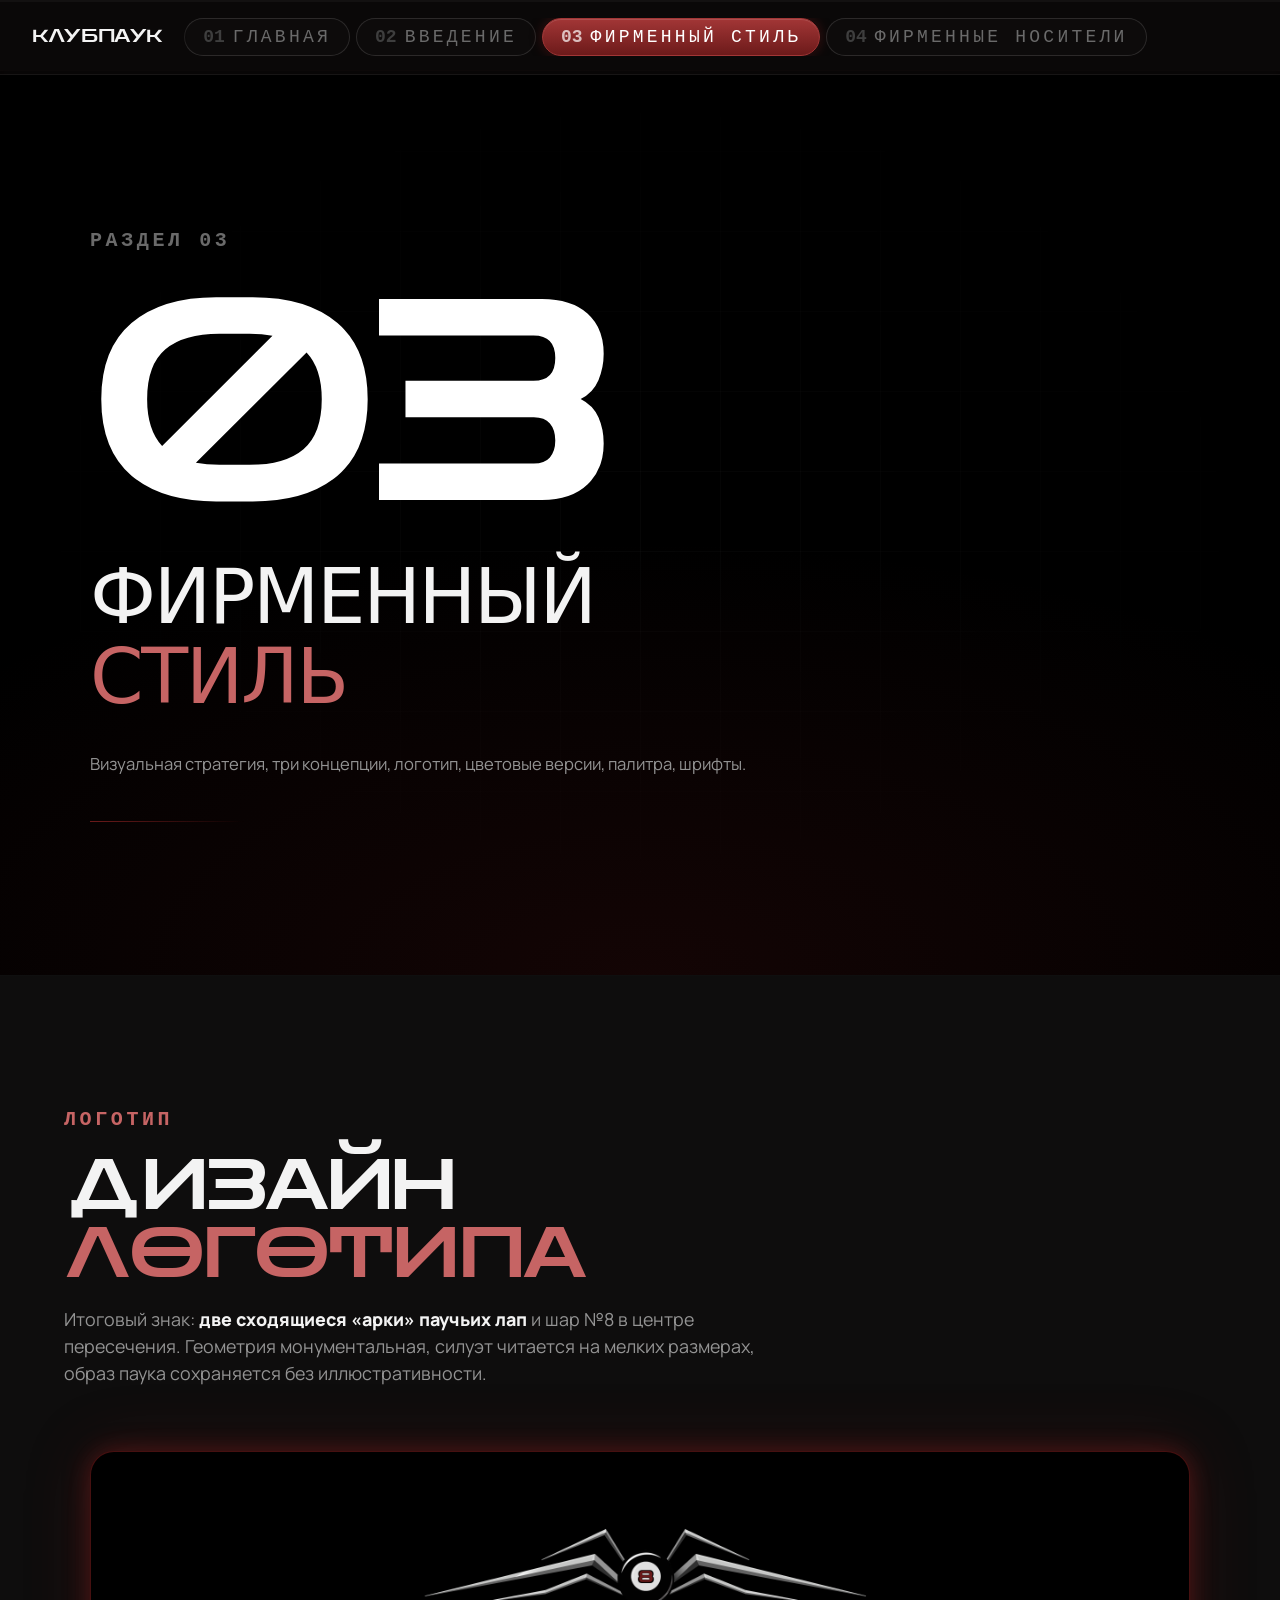
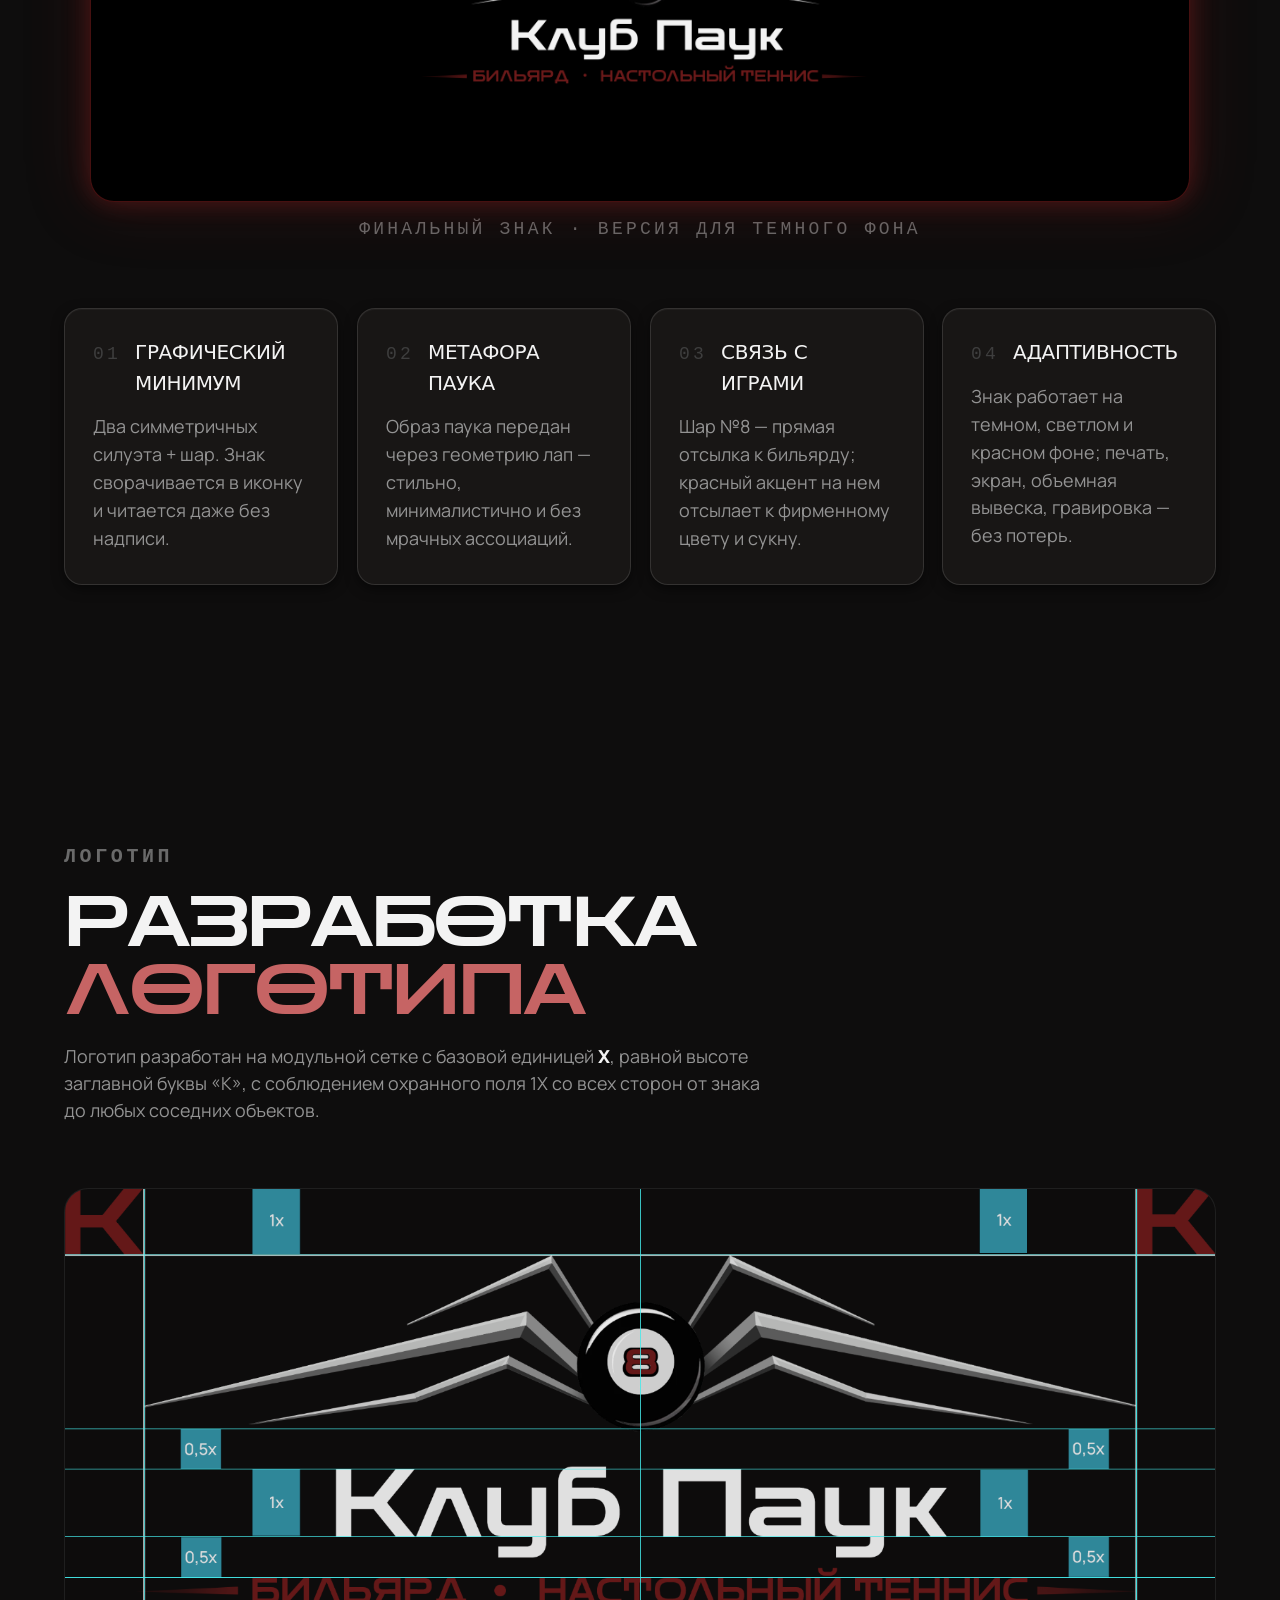
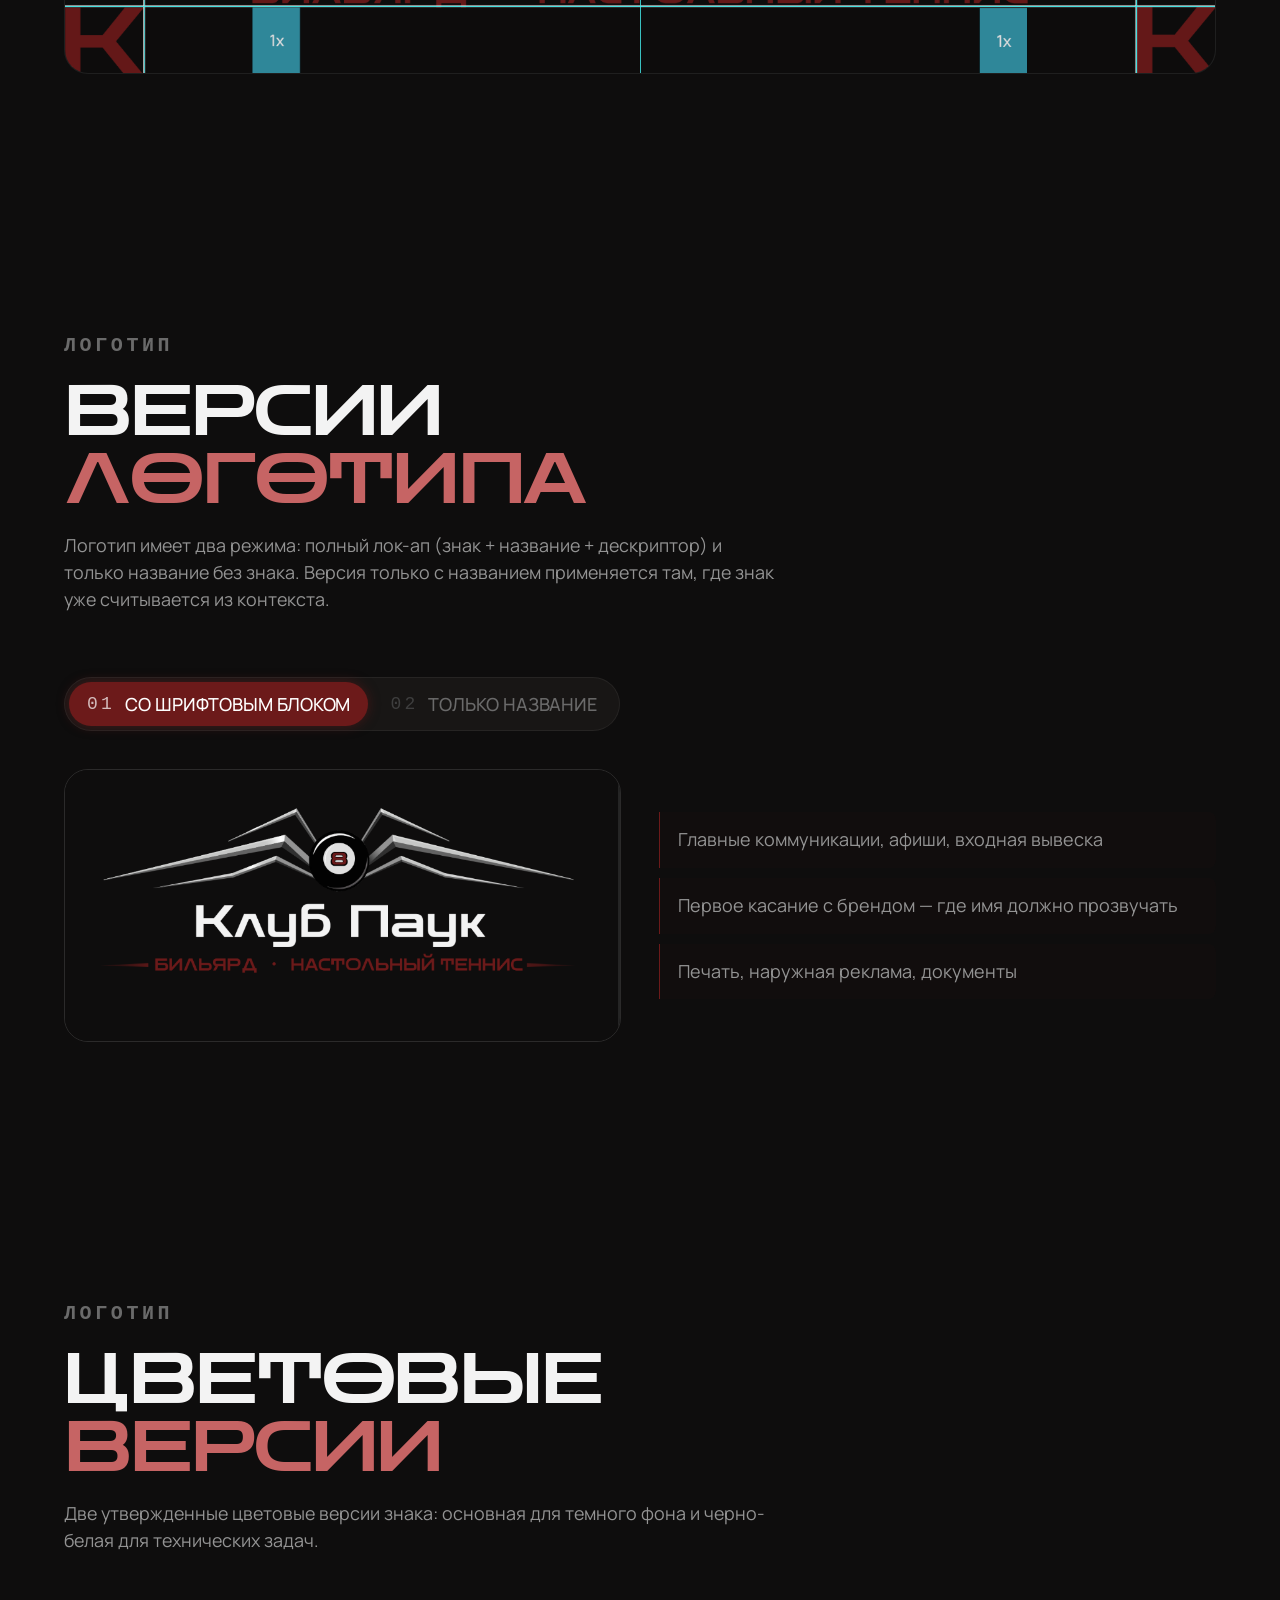
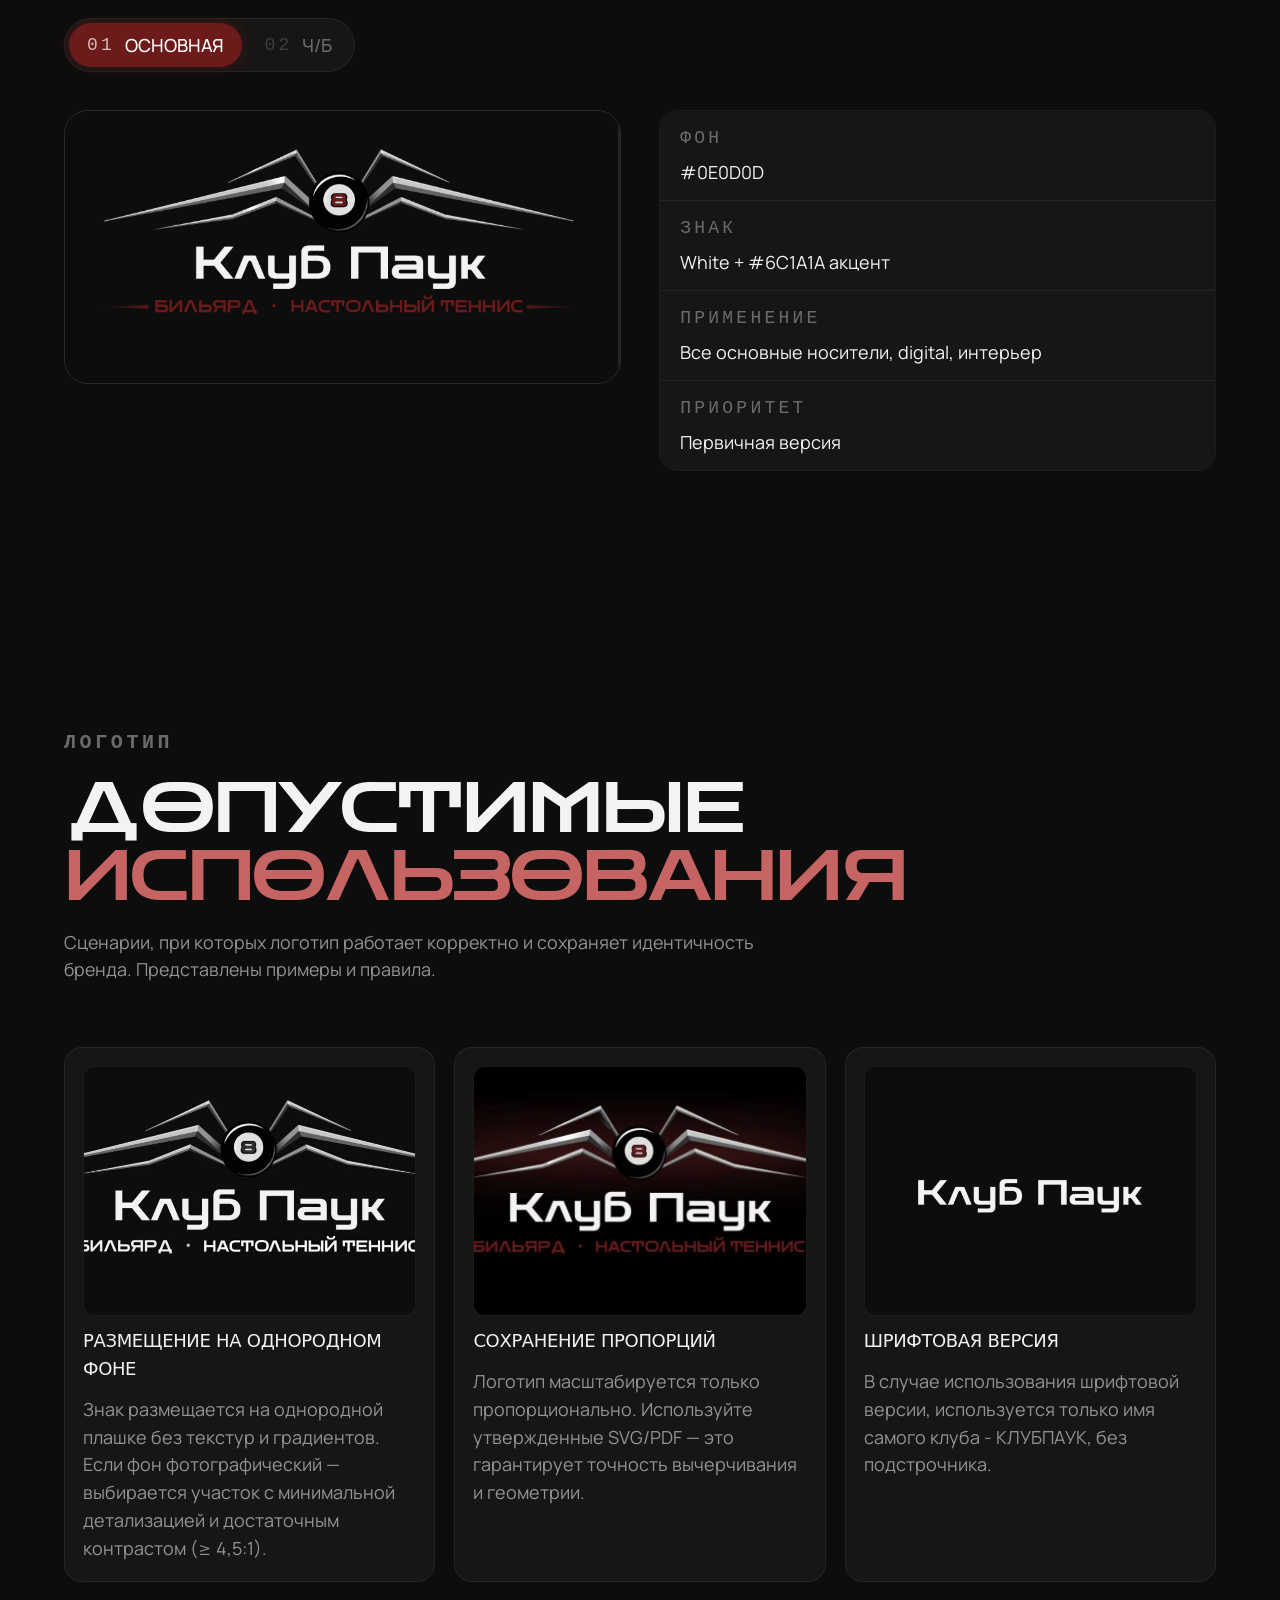
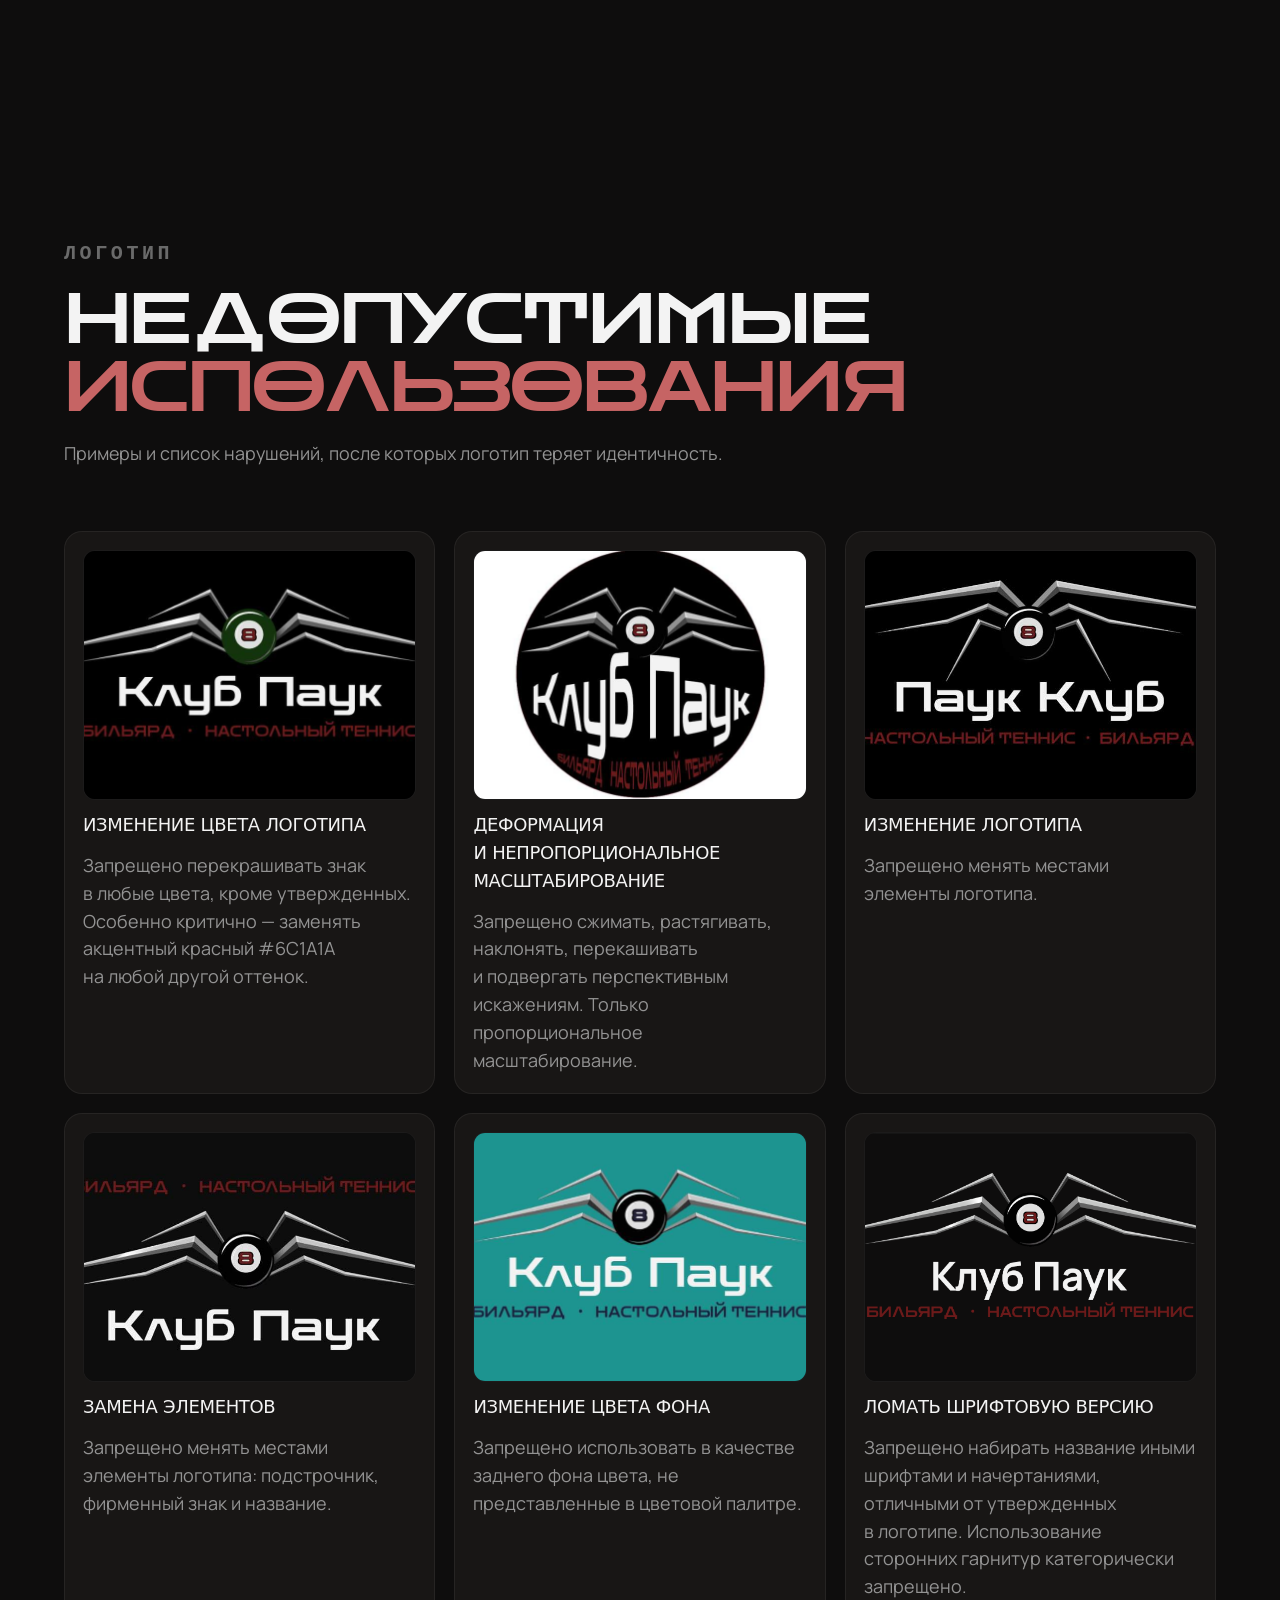
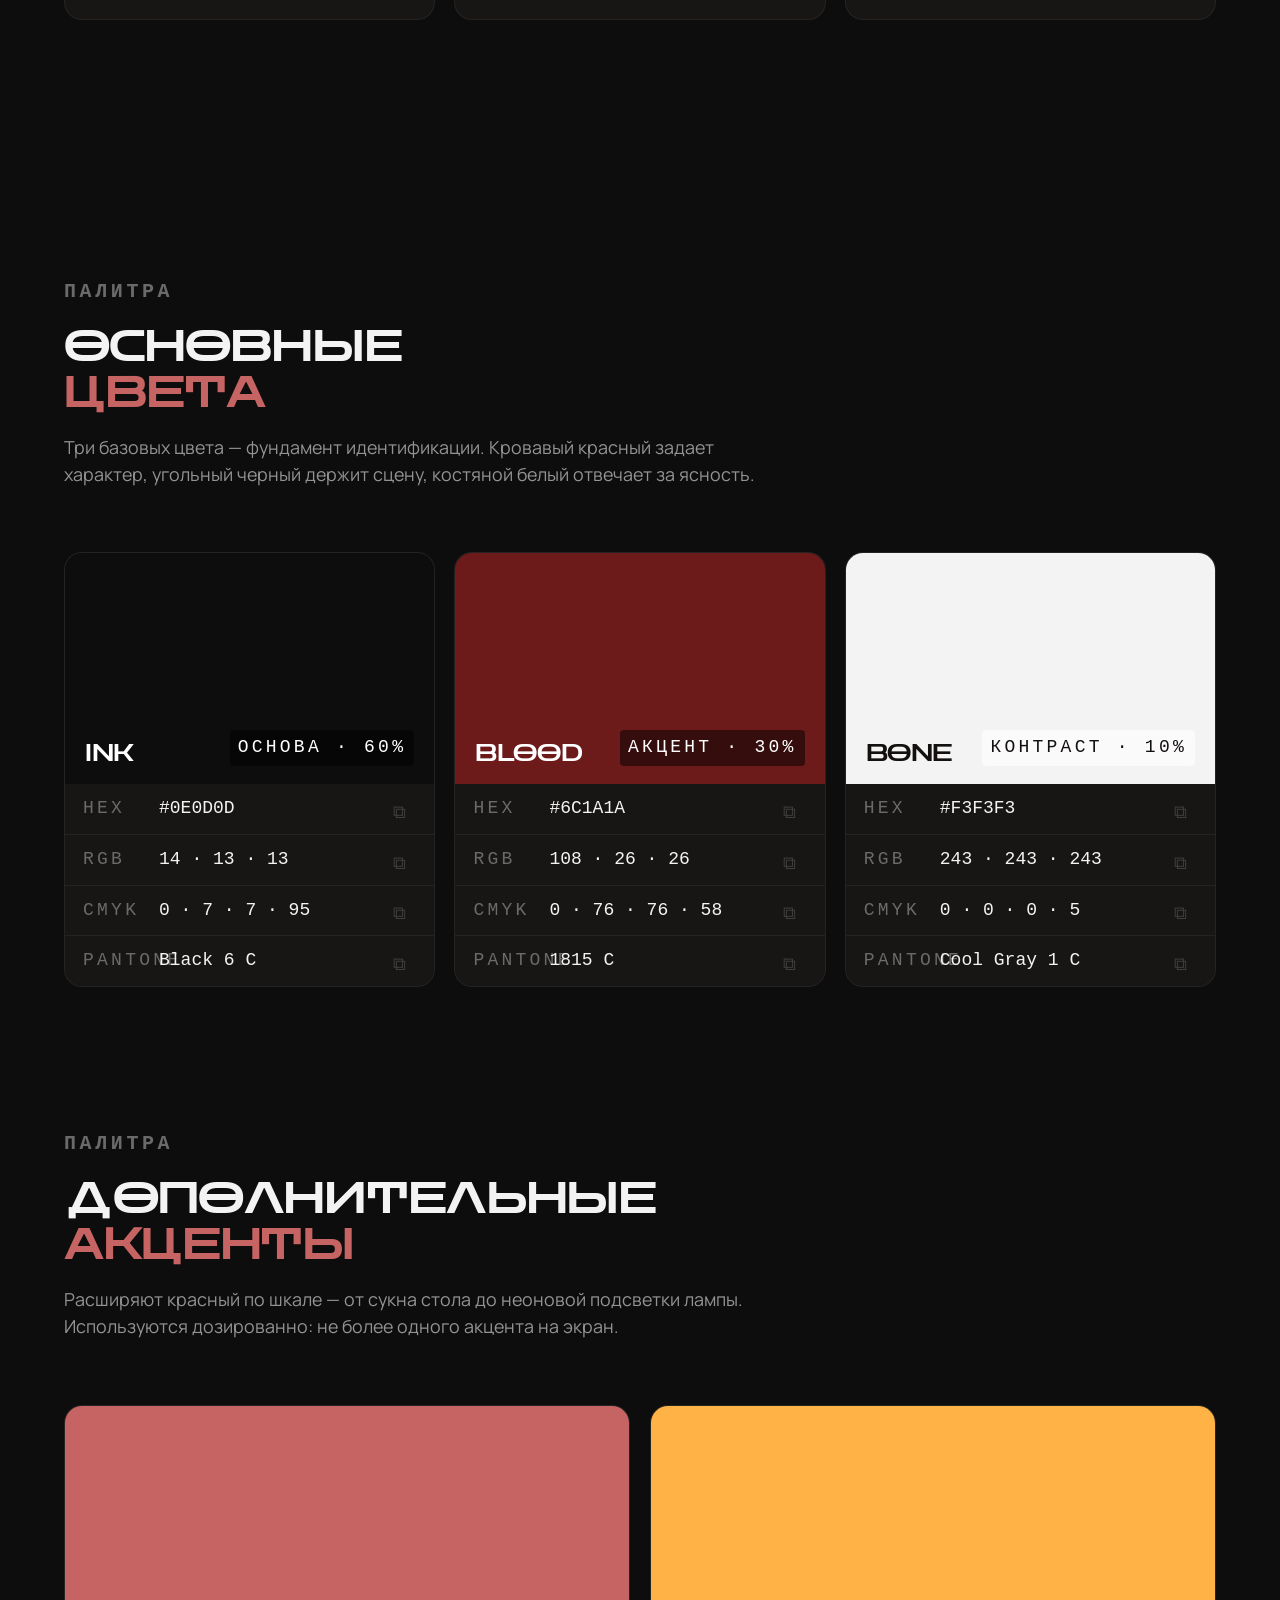
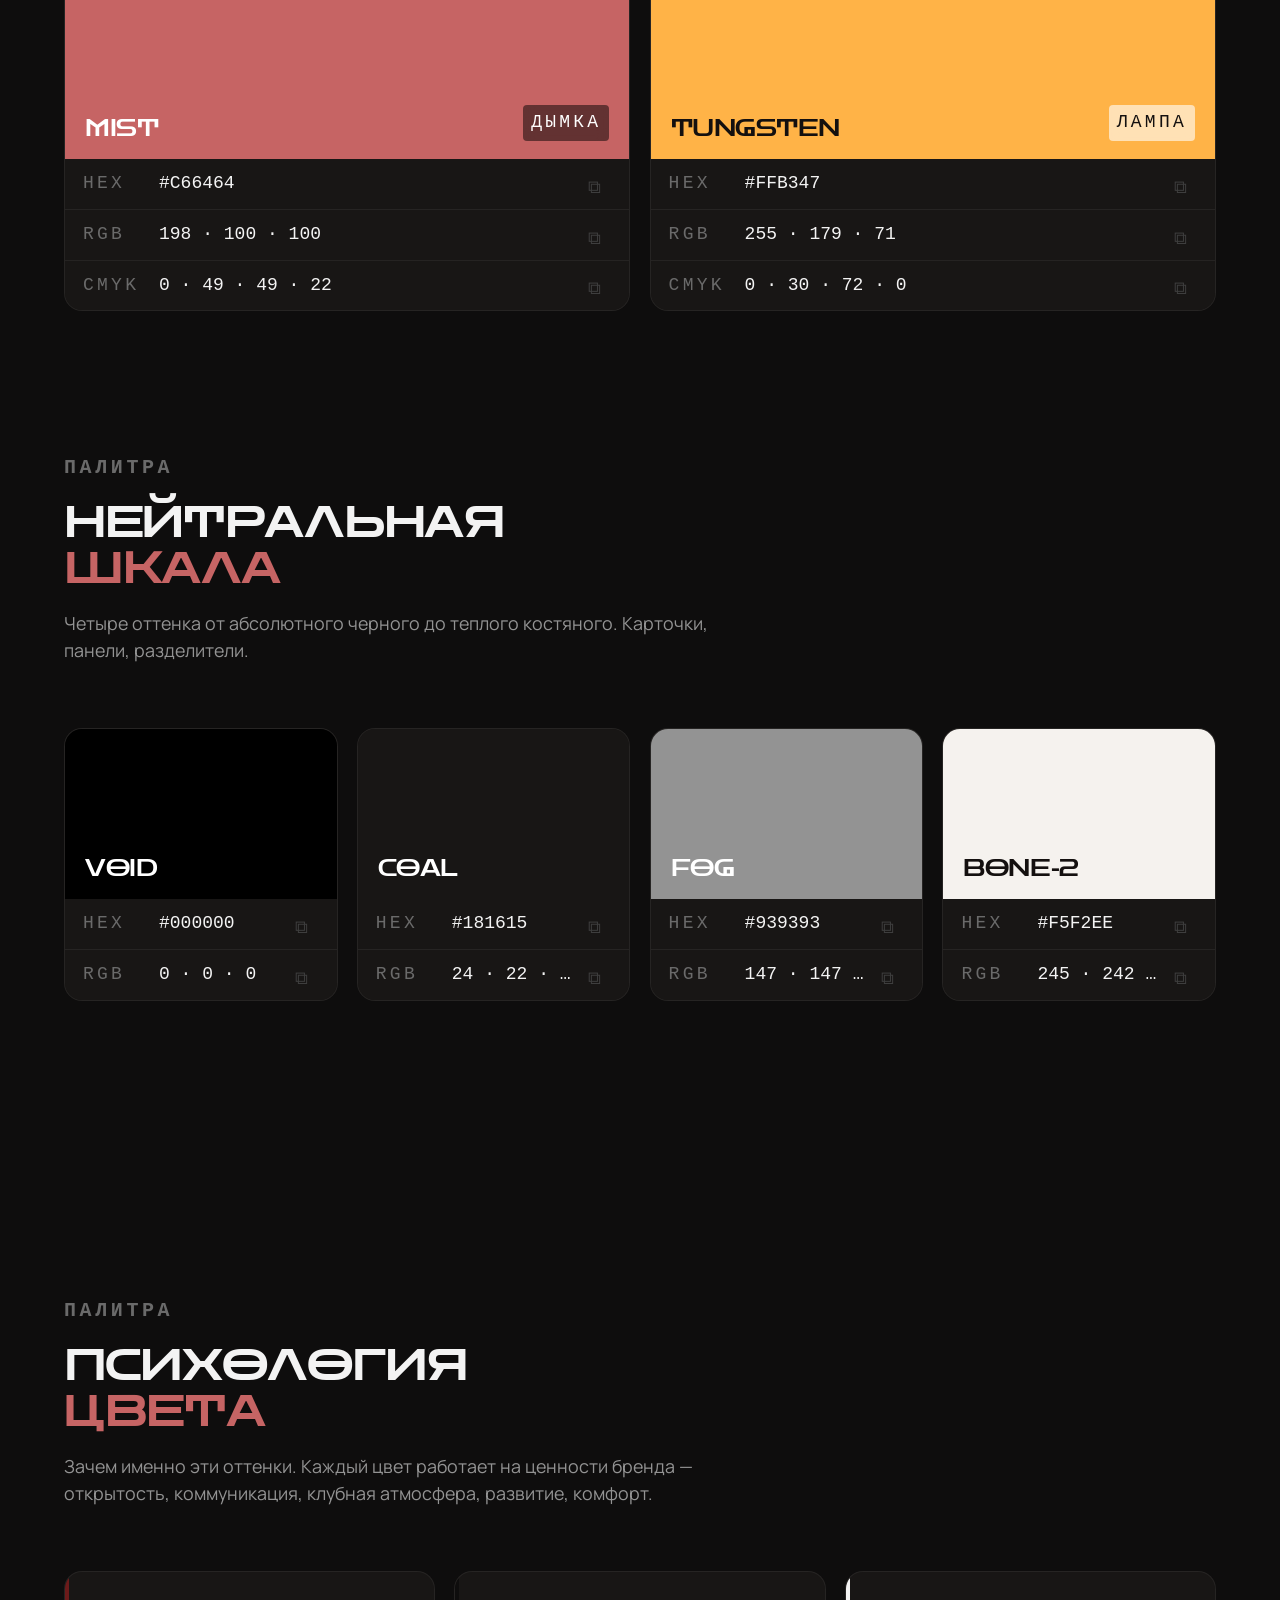
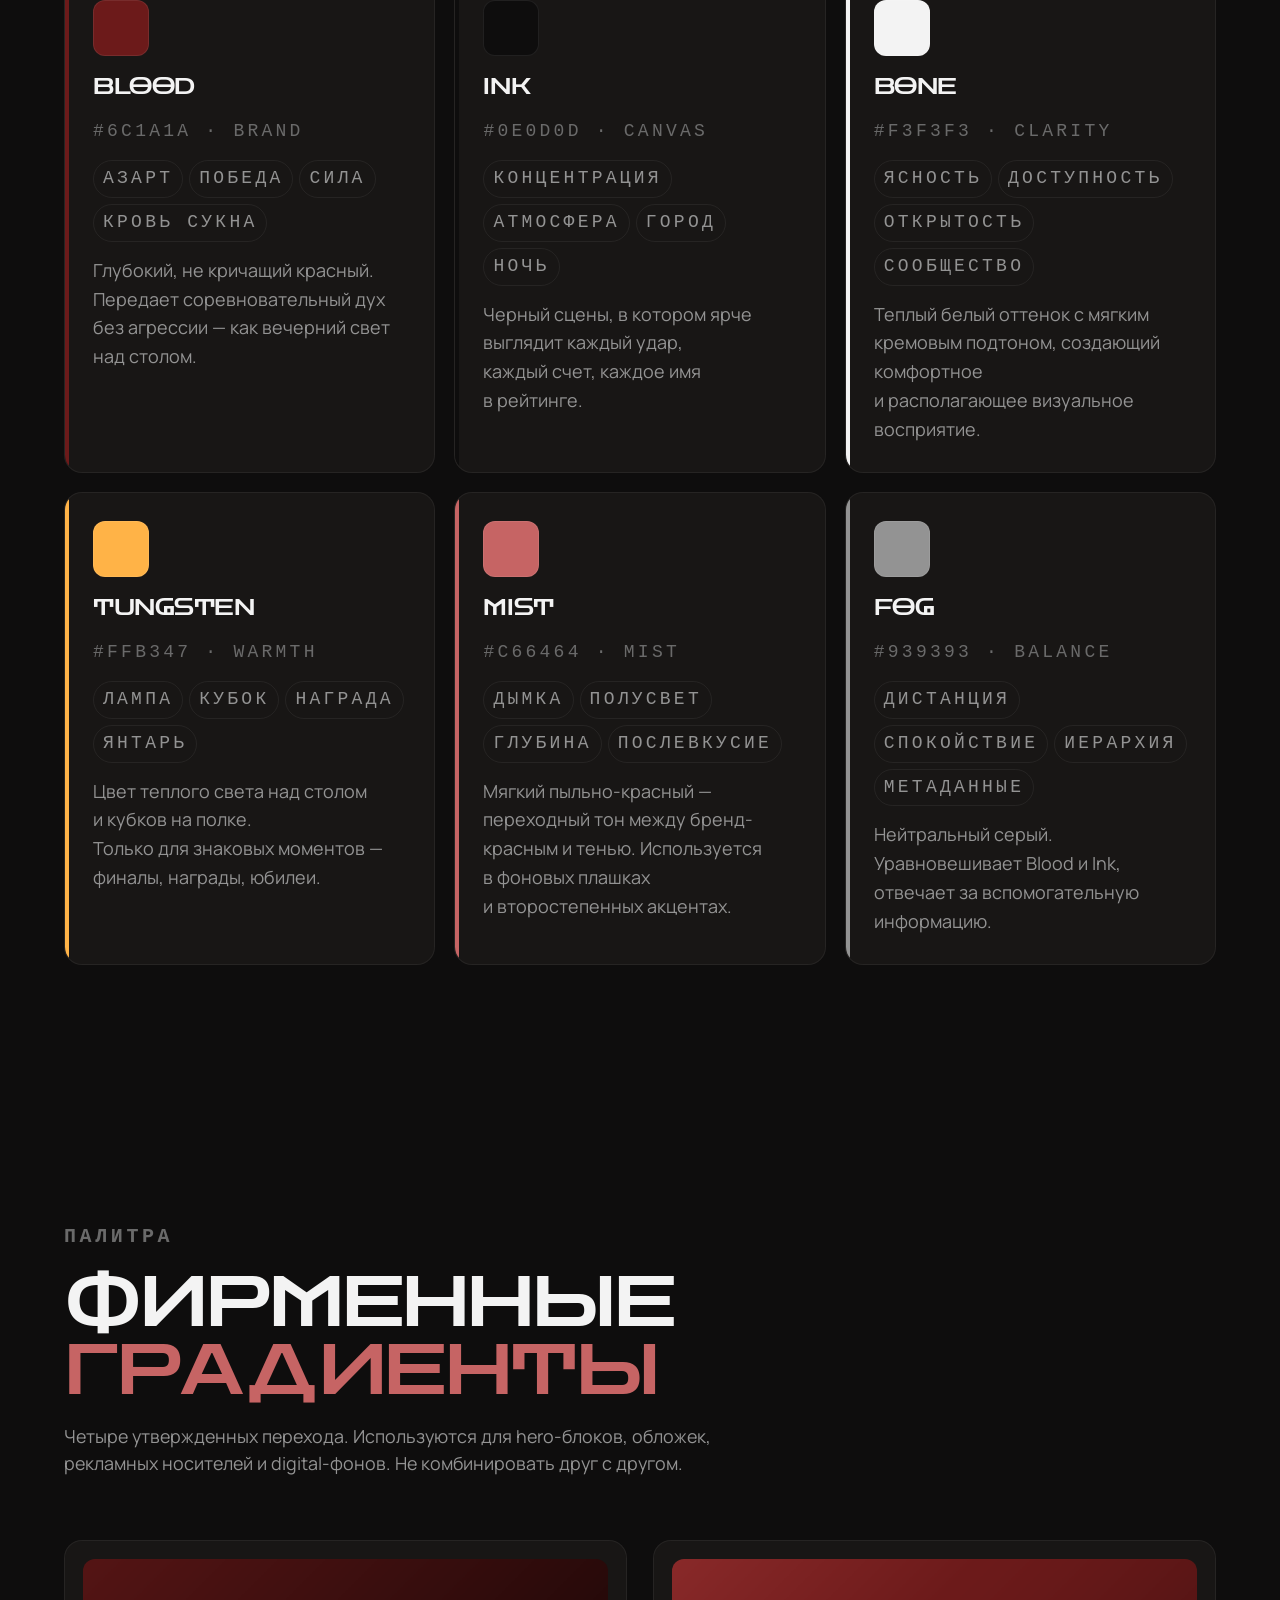
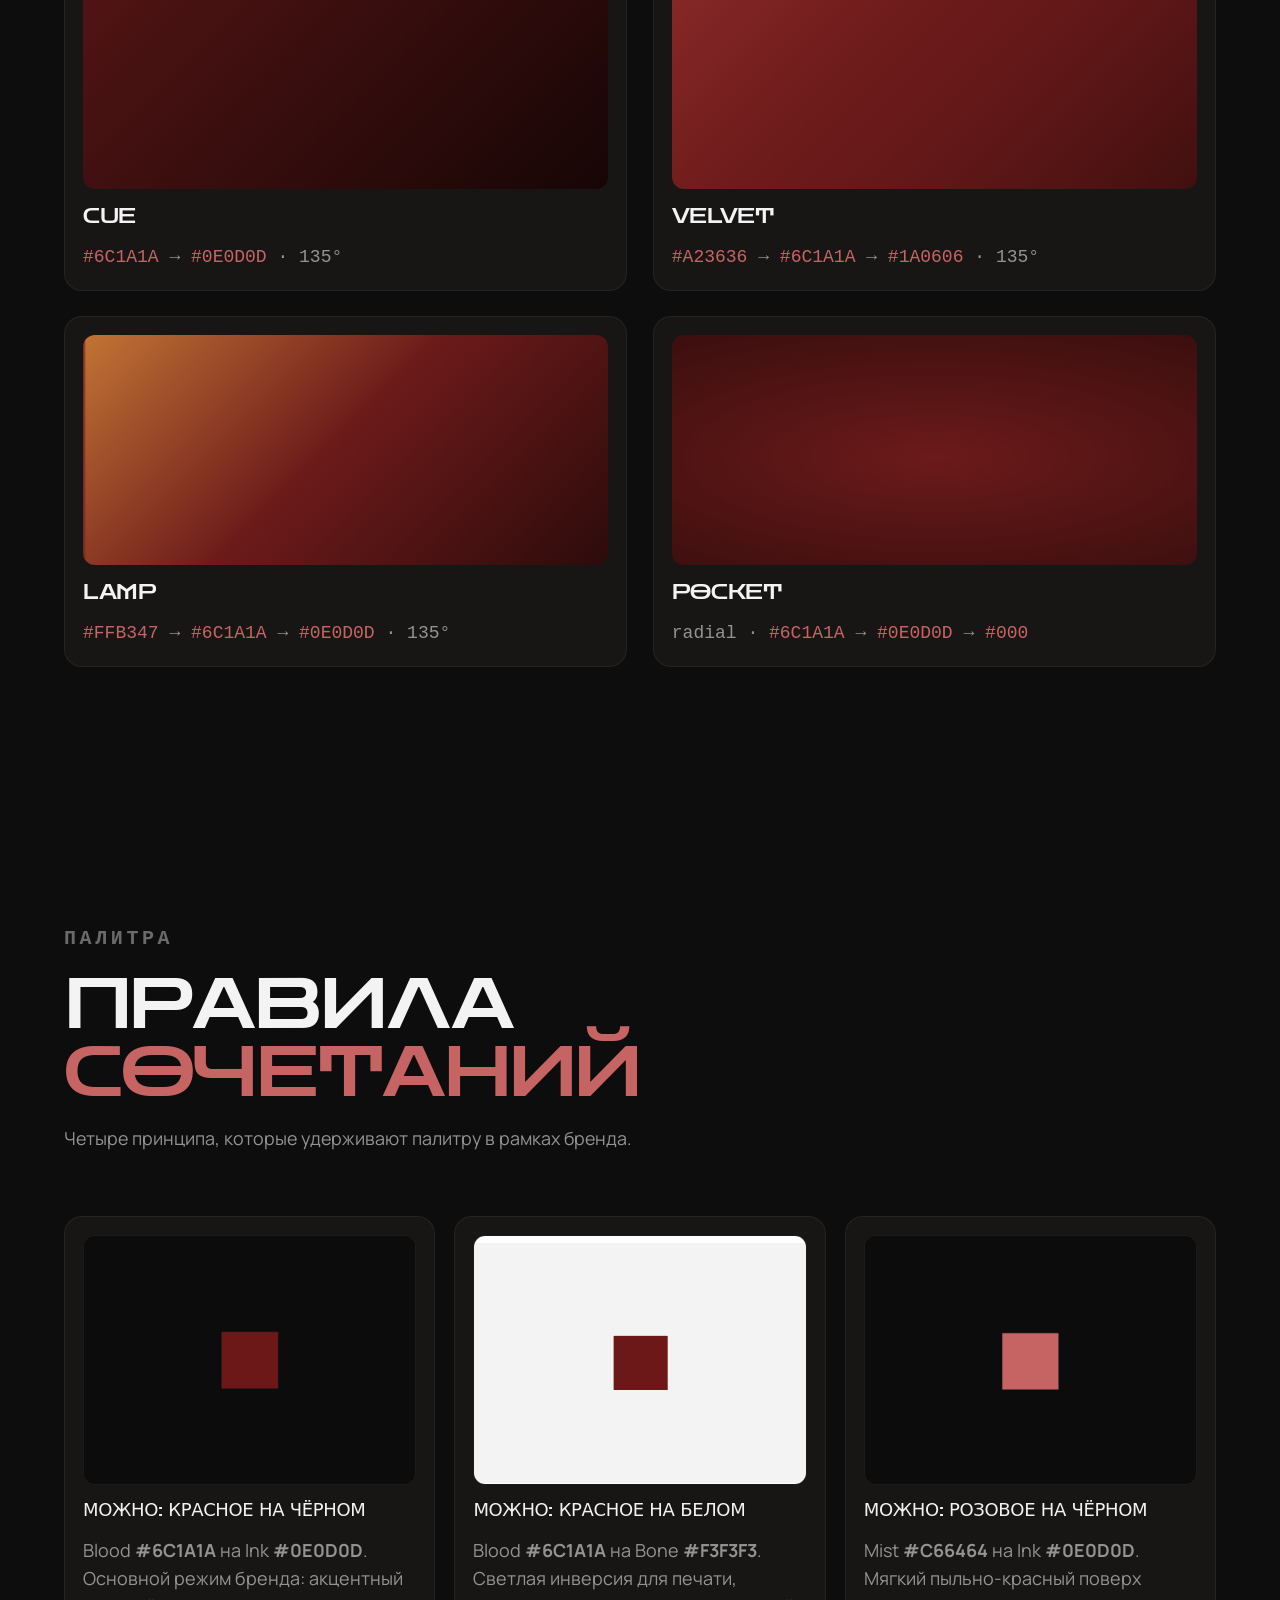
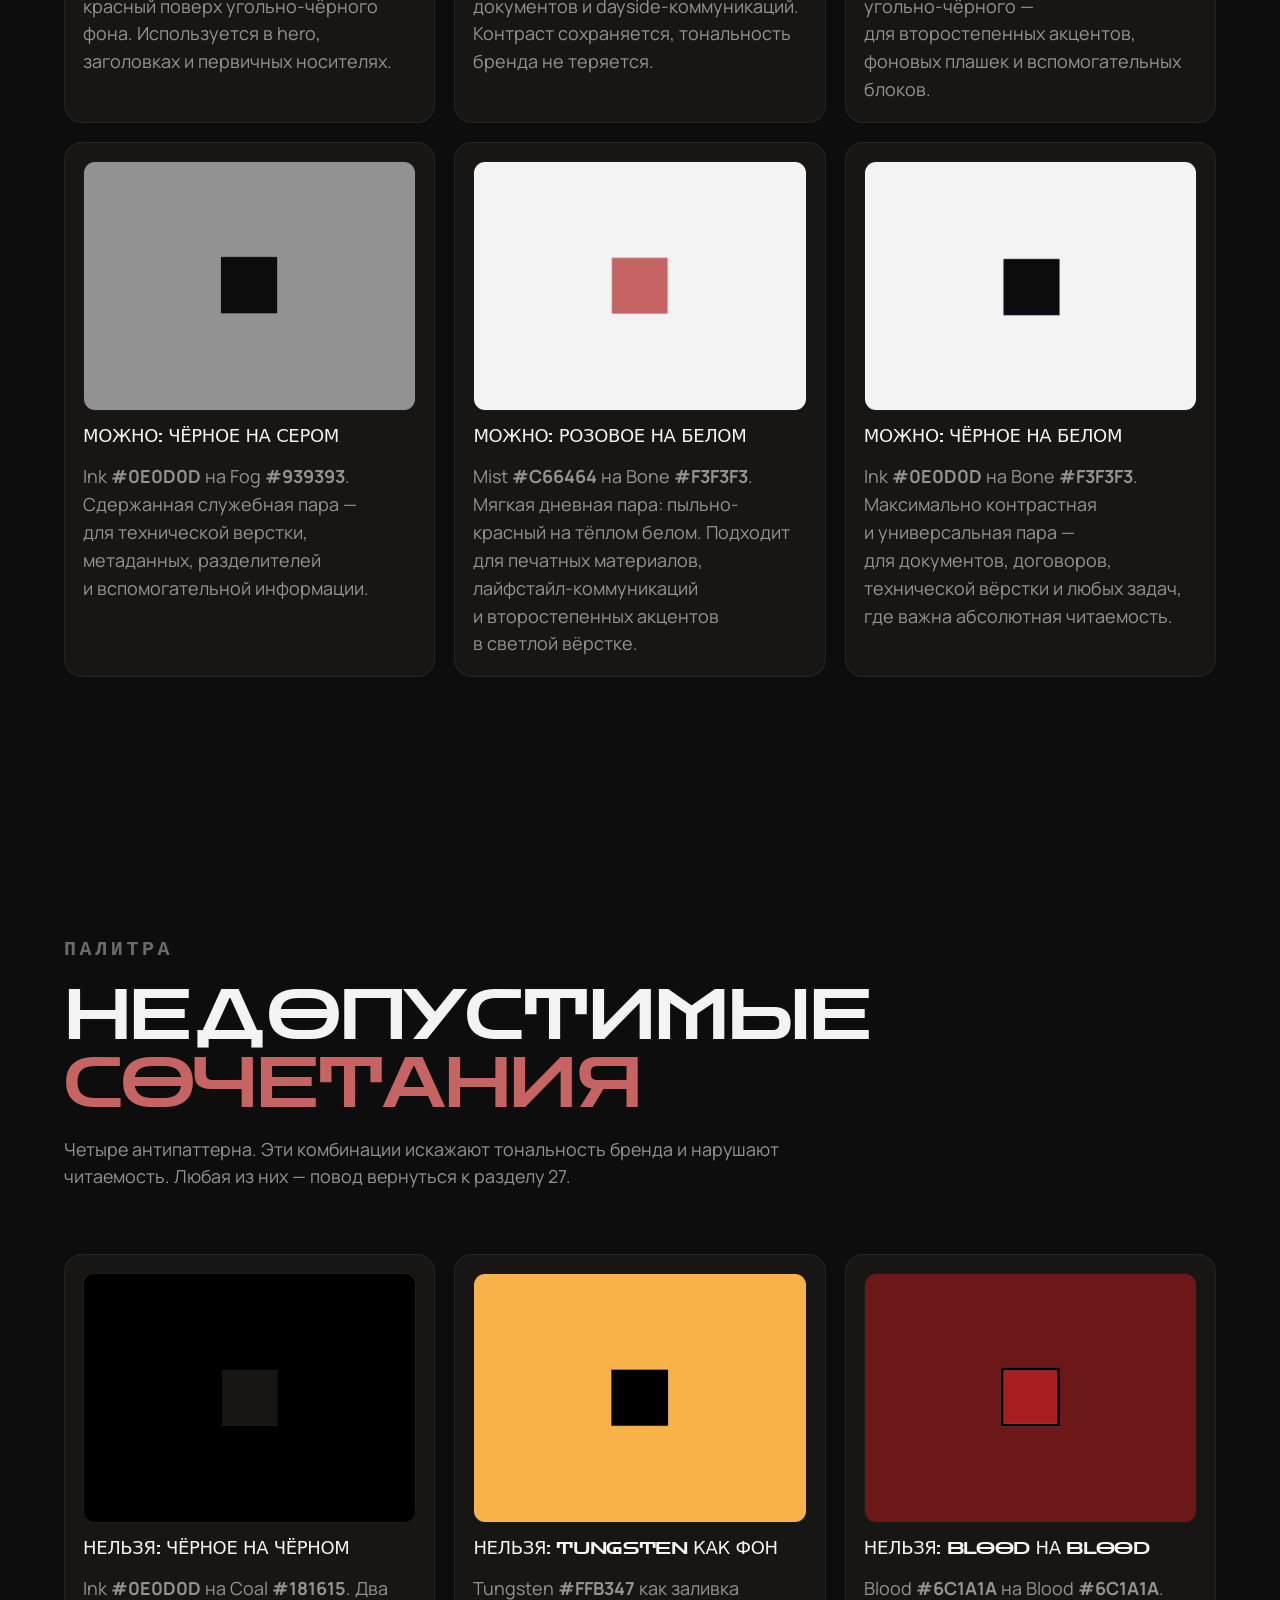
<file: page-3.html>
﻿<!doctype html>
<html lang="ru">
<head>
  <meta charset="utf-8">
  <meta name="viewport" content="width=device-width, initial-scale=1">
  <title>КлубПаук · Фирменный стиль — Логотип, палитра, типографика, графика</title>
  <meta name="description" content="Интерактивный брендбук бильярдно-теннисного клуба «КлубПаук». Фирменный стиль, миссия, ЦА, нейминг, концепция.">
  <link rel="stylesheet" href="css/tokens.css">
  <link rel="stylesheet" href="css/style.css">
  <link rel="stylesheet" href="css/ch02.css">
  <link rel="stylesheet" href="css/ch03.css">
  <link rel="stylesheet" href="css/ch04.css">
  <link rel="stylesheet" href="css/ch05.css">
  <link rel="stylesheet" href="css/ch06.css">
  <link rel="stylesheet" href="css/ch07.css">
  <link rel="stylesheet" href="css/ch08.css">
  <link rel="stylesheet" href="css/mobile.css">

</head>
<body class="pk-root" data-page="3">

  <svg style="display:none">
    <symbol id="icon-placeholder" viewBox="0 0 32 32" fill="none" stroke="currentColor" stroke-width="1.5" stroke-linecap="round" stroke-linejoin="round">
      <rect x="3" y="6" width="26" height="20" rx="2"/>
      <circle cx="11" cy="13" r="2.5"/>
      <path d="M3 22 L12 14 L18 19 L23 15 L29 21"/>
    </symbol>
    <symbol id="icon-close" viewBox="0 0 24 24" fill="none" stroke="currentColor" stroke-width="2" stroke-linecap="round">
      <line x1="6" y1="6" x2="18" y2="18"/><line x1="18" y1="6" x2="6" y2="18"/>
    </symbol>
    <symbol id="icon-search" viewBox="0 0 24 24" fill="none" stroke="currentColor" stroke-width="2" stroke-linecap="round">
      <circle cx="11" cy="11" r="7"/><line x1="16" y1="16" x2="21" y2="21"/><line x1="11" y1="8" x2="11" y2="14"/><line x1="8" y1="11" x2="14" y2="11"/>
    </symbol>
    <symbol id="icon-arrow" viewBox="0 0 14 14" fill="none">
      <path d="M3 7h8M7 3l4 4-4 4" stroke="currentColor" stroke-width="1.6" stroke-linecap="round" stroke-linejoin="round"/>
    </symbol>
  </svg>

  <div class="bb-progress" aria-hidden="true"><span class="bb-progress__bar"></span></div>

  <header class="bb-nav" role="banner">
    <a href="index.html" class="bb-nav__brand" aria-label="КлубПаук — на главную">
      <span class="bb-nav__wm">КлубПаук</span>
    </a>

    <nav class="bb-pagenav" aria-label="Разделы брендбука">
      <a class="bb-pagenav__tab" href="index.html"><i>01</i><span>Главная</span></a>
      <a class="bb-pagenav__tab" href="page-2.html"><i>02</i><span>Введение</span></a>
      <a class="bb-pagenav__tab is-active" href="page-3.html"><i>03</i><span>Фирменный стиль</span></a>
      <a class="bb-pagenav__tab" href="page-4.html"><i>04</i><span>Фирменные носители</span></a>
    </nav>

    <button class="bb-nav__toggle" type="button" aria-label="Открыть меню" aria-expanded="false" aria-controls="bb-mobile-nav">
      <span></span><span></span><span></span>
    </button>
  </header>

  <nav class="bb-mobile" id="bb-mobile-nav" aria-label="Содержание (мобильное)" hidden>
    <p class="bb-mobile__chap">Разделы брендбука</p>
    <ol>
      <li><a href="index.html"><i>01</i> Главная · содержание</a></li>
      <li><a href="page-2.html"><i>02</i> Введение</a></li>
      <li><a href="page-3.html" aria-current="page"><i>03</i> Фирменный стиль</a></li>
      <li><a href="page-4.html"><i>04</i> Фирменные носители</a></li>
    </ol>
  </nav>

  <main id="content">

    <section class="bb-chap-opener" data-screen-label="Раздел 03 · Фирменный стиль" aria-hidden="false">
      <div class="bb-chap-opener__inner reveal">
        <span class="bb-eyebrow">Раздел 03</span>
        <p class="bb-chap-opener__num">03</p>
        <h2 class="bb-chap-opener__title">Фирменный<br><em>стиль</em></h2>
        <p class="bb-chap-opener__lede">Визуальная стратегия, три концепции, логотип, цветовые версии, палитра, шрифты.</p>
        <span class="bb-chap-opener__rule" aria-hidden="true"></span>
      </div>
    </section>

    <section id="screen-12" class="bb-screen bb-chosen" data-screen-label="10 Дизайн логотипа" aria-labelledby="cho-h">
      <header class="bb-screen__head reveal">
        <span class="bb-eyebrow bb-eyebrow--red">Логотип</span>
        <h2 id="cho-h" class="bb-h">Дизайн<br><em>логотипа</em></h2>
        <p class="bb-lede">Итоговый знак: <b>две сходящиеся «арки» паучьих лап</b> и шар №8 в центре пересечения. Геометрия монументальная, силуэт читается на мелких размерах, образ паука сохраняется без иллюстративности.</p>
      </header>

      <figure class="bb-chosen__hero reveal">
        <div class="bb-chosen__plate">
          <img src="assets/logo-original.png" alt="Основной логотип КлубПаук: две арки паучьих лап и шар №8 в центре, надпись «Клуб Паук» под знаком." loading="lazy">
        </div>
        <figcaption>Финальный знак · версия для темного фона</figcaption>
      </figure>

      <div class="bb-chosen__why">
        <article class="bb-card reveal" style="--i:1">
          <header><span class="bb-card__num">01</span><h3>Графический минимум</h3></header>
          <p>Два симметричных силуэта + шар. Знак сворачивается в иконку и читается даже без надписи.</p>
        </article>
        <article class="bb-card reveal" style="--i:2">
          <header><span class="bb-card__num">02</span><h3>Метафора паука</h3></header>
          <p>Образ паука передан через геометрию лап — стильно, минималистично и без мрачных ассоциаций.</p>
        </article>
        <article class="bb-card reveal" style="--i:3">
          <header><span class="bb-card__num">03</span><h3>Связь с играми</h3></header>
          <p>Шар №8 — прямая отсылка к бильярду; красный акцент на нем отсылает к фирменному цвету и сукну.</p>
        </article>
        <article class="bb-card reveal" style="--i:4">
          <header><span class="bb-card__num">04</span><h3>Адаптивность</h3></header>
          <p>Знак работает на темном, светлом и красном фоне; печать, экран, объемная вывеска, гравировка — без потерь.</p>
        </article>
      </div>
    </section>

    <section id="screen-14" class="bb-screen bb-build" data-screen-label="11 Разработка логотипа" aria-labelledby="bld-h">
      <header class="bb-screen__head reveal">
        <span class="bb-eyebrow">Логотип</span>
        <h2 id="bld-h" class="bb-h">Разработка<br><em>логотипа</em></h2>
        <p class="bb-lede">Логотип разработан на модульной сетке с базовой единицей <b>X</b>, равной высоте заглавной буквы «К», с соблюдением охранного поля 1X со всех сторон от знака до любых соседних объектов.</p>
      </header>

      <figure class="bb-build__stage reveal">
        <div class="bb-build__plate">
          <img src="assets/logo-oxr.png" alt="Логотип КлубПаук на модульной сетке с охранным полем." loading="lazy">
        </div>
      </figure>
    </section>

    <section id="screen-19" class="bb-screen bb-typeblock" data-screen-label="12 Версии логотипа" aria-labelledby="tb-h">
      <header class="bb-screen__head reveal">
        <span class="bb-eyebrow">Логотип</span>
        <h2 id="tb-h" class="bb-h">Версии<br><em>логотипа</em></h2>
        <p class="bb-lede">Логотип имеет два режима: полный лок-ап (знак + название + дескриптор) и только название без знака. Версия только&nbsp;с названием применяется там, где знак уже считывается из&nbsp;контекста.</p>
      </header>

      <div class="bb-tabs bb-tabs--tb reveal" role="tablist" aria-label="Режим лок-апа">
        <button class="bb-tab is-active" role="tab" aria-selected="true" aria-controls="tb-panel-1" id="tb-tab-1" data-tab="1"><em>01</em><span>Со шрифтовым блоком</span></button>
        <button class="bb-tab" role="tab" aria-selected="false" aria-controls="tb-panel-2" id="tb-tab-2" data-tab="2" tabindex="-1"><em>02</em><span>Только название</span></button>
      </div>

      <div class="bb-tabpanel is-active" id="tb-panel-1" role="tabpanel" aria-labelledby="tb-tab-1" tabindex="0">
        <div class="bb-typeblock__panel">
          <figure class="bb-typeblock__plate"><img src="assets/logo_def.png" alt="Полный лок-ап со шрифтовым блоком." loading="lazy"></figure>
          <ul class="bb-typeblock__use"><li>Главные коммуникации, афиши, входная вывеска</li><li>Первое касание с брендом — где имя должно прозвучать</li><li>Печать, наружная реклама, документы</li></ul>
        </div>
      </div>
      <div class="bb-tabpanel" id="tb-panel-2" role="tabpanel" aria-labelledby="tb-tab-2" tabindex="0" hidden>
        <div class="bb-typeblock__panel">
          <figure class="bb-typeblock__plate"><img src="assets/logo_shrift.png" alt="Логотип КлубПаук — только название." loading="lazy"></figure>
          <ul class="bb-typeblock__use"><li>Контексты, где знак уже виден рядом и&nbsp;не&nbsp;требует повтора</li><li>Заголовки документов, презентаций и&nbsp;разделов</li><li>Подписи, сноски и&nbsp;ссылки в&nbsp;строке текста</li><li>Wordmark в&nbsp;типографических композициях и&nbsp;на&nbsp;мерче</li></ul>
        </div>
      </div>
    </section>

    <section id="screen-16" class="bb-screen bb-colorset" data-screen-label="14 Цветовые версии" aria-labelledby="col-h">
      <header class="bb-screen__head reveal">
        <span class="bb-eyebrow">Логотип</span>
        <h2 id="col-h" class="bb-h">Цветовые<br><em>версии</em></h2>
        <p class="bb-lede">Две утвержденные цветовые версии знака: основная для темного фона и черно-белая для технических задач.</p>
      </header>

      <div class="bb-tabs bb-tabs--color reveal" role="tablist" aria-label="Цветовые версии логотипа">
        <button class="bb-tab is-active" role="tab" aria-selected="true" aria-controls="col-panel-1" id="col-tab-1" data-tab="1"><em>01</em><span>Основная</span></button>
        <button class="bb-tab" role="tab" aria-selected="false" aria-controls="col-panel-4" id="col-tab-4" data-tab="2" tabindex="-1"><em>02</em><span>Ч/Б</span></button>
      </div>

      <div class="bb-tabpanel is-active" id="col-panel-1" role="tabpanel" aria-labelledby="col-tab-1" tabindex="0">
        <div class="bb-colorset__panel">
          <figure class="bb-colorset__plate"><img src="assets/logo_def.png" alt="Основная версия логотипа." loading="lazy"></figure>
          <dl class="bb-colorset__spec"><div><dt>Фон</dt><dd>#0E0D0D</dd></div><div><dt>Знак</dt><dd>White + #6C1A1A акцент</dd></div><div><dt>Применение</dt><dd>Все основные носители, digital, интерьер</dd></div><div><dt>Приоритет</dt><dd>Первичная версия</dd></div></dl>
        </div>
      </div>
      <div class="bb-tabpanel" id="col-panel-4" role="tabpanel" aria-labelledby="col-tab-4" tabindex="0" hidden>
        <div class="bb-colorset__panel">
          <figure class="bb-colorset__plate"><img src="assets/logo_hb.jpg" alt="Черно-белая версия логотипа." loading="lazy"></figure>
          <dl class="bb-colorset__spec"><div><dt>Фон</dt><dd>любой</dd></div><div><dt>Знак</dt><dd>#0E0D0D</dd></div><div><dt>Применение</dt><dd>Факс, документы, гравировка, штамп</dd></div><div><dt>Приоритет</dt><dd>Технологическая</dd></div></dl>
        </div>
      </div>
    </section>

    <section id="screen-20" class="bb-screen bb-acc-section" data-screen-label="15 Допустимые использования" aria-labelledby="do-h">
      <header class="bb-screen__head reveal">
        <span class="bb-eyebrow">Логотип</span>
        <h2 id="do-h" class="bb-h">Допустимые<br><em>использования</em></h2>
        <p class="bb-lede">Сценарии, при которых логотип работает корректно и сохраняет идентичность бренда. Представлены примеры и правила.</p>
      </header>

      <div class="bb-bad__grid reveal">
        <article class="bb-bad">
          <img class="bb-bad__img" src="assets/mod-da-1.jpg" alt="">
          <h4>Размещение на&nbsp;однородном фоне</h4>
          <p>Знак размещается на&nbsp;однородной плашке без текстур и&nbsp;градиентов. Если фон фотографический — выбирается участок с&nbsp;минимальной детализацией и&nbsp;достаточным контрастом (≥&nbsp;4,5:1).</p>
        </article>
        <article class="bb-bad">
           <img class="bb-bad__img" src="assets/mod-da-2.jpg" alt="">
          <h4>Сохранение пропорций</h4>
          <p>Логотип масштабируется только пропорционально. Используйте утвержденные SVG/PDF — это гарантирует точность вычерчивания и&nbsp;геометрии.</p>
        </article>
        <article class="bb-bad">
           <img class="bb-bad__img" src="assets/mod-da-4.png" alt="">
          <h4>Шрифтовая версия</h4>
          <p>В случае использования шрифтовой версии, используется только имя самого клуба - КЛУБПАУК, без подстрочника.</p>
        </article>
      </div>
    </section>

    <section id="screen-21" class="bb-screen bb-acc-section bb-acc-section--neg" data-screen-label="16 Недопустимые использования" aria-labelledby="dont-h">
      <header class="bb-screen__head reveal">
        <span class="bb-eyebrow bb-eyebrow--mute">Логотип</span>
        <h2 id="dont-h" class="bb-h">Недопустимые<br><em>использования</em></h2>
        <p class="bb-lede">Примеры и список нарушений, после которых логотип теряет идентичность.</p>
      </header>

      <div class="bb-bad__grid reveal">
        <article class="bb-bad">
           <img class="bb-bad__img" src="assets/mod-net-1.jpg" alt="">
          <h4>Изменение цвета логотипа</h4>
          <p>Запрещено перекрашивать знак в&nbsp;любые цвета, кроме утвержденных. Особенно критично — заменять акцентный красный #6C1A1A на&nbsp;любой другой оттенок.</p>
        </article>
        <article class="bb-bad">
           <img class="bb-bad__img" src="assets/mod-net-2.jpg" alt="">
          <h4>Деформация и&nbsp;непропорциональное масштабирование</h4>
          <p>Запрещено сжимать, растягивать, наклонять, перекашивать и&nbsp;подвергать перспективным искажениям. Только пропорциональное масштабирование.</p>
        </article>
        <article class="bb-bad">
           <img class="bb-bad__img" src="assets/mod-net-3.jpg" alt="">
          <h4>Изменение логотипа</h4>
          <p>Запрещено менять местами элементы логотипа.</p>
        </article>
        <article class="bb-bad">
           <img class="bb-bad__img" src="assets/mod-net-4.jpg" alt="">
          <h4>Замена элементов</h4>
          <p>Запрещено менять местами элементы логотипа: подстрочник, фирменный знак и название.</p>
        </article>
        <article class="bb-bad">
           <img class="bb-bad__img" src="assets/mod-net-5.jpg" alt="">
          <h4>Изменение цвета фона</h4>
          <p>Запрещено использовать в качестве заднего фона цвета, не представленные в цветовой палитре.</p>
        </article>
        <article class="bb-bad">
           <img class="bb-bad__img" src="assets/mod-net-6.jpg" alt="">
          <h4>Ломать шрифтовую версию</h4>
          <p>Запрещено набирать название иными шрифтами и&nbsp;начертаниями, отличными от&nbsp;утвержденных в&nbsp;логотипе. Использование сторонних гарнитур категорически запрещено.</p>
        </article>
      </div>
    </section>

    <section id="screen-23" class="bb-screen bb-pal bb-pal--sub" data-screen-label="17 Основные цвета" aria-labelledby="pal-core-h">
      <header class="bb-screen__head reveal">
        <span class="bb-eyebrow">Палитра</span>
        <h2 id="pal-core-h" class="bb-h bb-h--sub">Основные<br><em>цвета</em></h2>
        <p class="bb-lede">Три базовых цвета — фундамент идентификации. Кровавый красный задает характер, угольный черный держит сцену, костяной белый отвечает за&nbsp;ясность.</p>
      </header>

      <div class="bb-pal__grid reveal">
        <article class="bb-swatch">
          <div class="bb-swatch__chip" style="background:#0E0D0D" data-light="0">
            <span class="bb-swatch__name">Ink</span>
            <span class="bb-swatch__role">Основа · 60%</span>
          </div>
          <div class="bb-swatch__codes">
            <button class="bb-code" type="button" data-copy="#0E0D0D"><span class="bb-code__label">HEX</span><span class="bb-code__val">#0E0D0D</span><span class="bb-code__copy" aria-hidden="true">⧉</span></button>
            <button class="bb-code" type="button" data-copy="14, 13, 13"><span class="bb-code__label">RGB</span><span class="bb-code__val">14 · 13 · 13</span><span class="bb-code__copy" aria-hidden="true">⧉</span></button>
            <button class="bb-code" type="button" data-copy="0, 7, 7, 95"><span class="bb-code__label">CMYK</span><span class="bb-code__val">0 · 7 · 7 · 95</span><span class="bb-code__copy" aria-hidden="true">⧉</span></button>
            <button class="bb-code" type="button" data-copy="Pantone Black 6 C"><span class="bb-code__label">Pantone</span><span class="bb-code__val">Black 6 C</span><span class="bb-code__copy" aria-hidden="true">⧉</span></button>
          </div>
        </article>

        <article class="bb-swatch">
          <div class="bb-swatch__chip" style="background:#6C1A1A" data-light="0">
            <span class="bb-swatch__name">Blood</span>
            <span class="bb-swatch__role">Акцент · 30%</span>
          </div>
          <div class="bb-swatch__codes">
            <button class="bb-code" type="button" data-copy="#6C1A1A"><span class="bb-code__label">HEX</span><span class="bb-code__val">#6C1A1A</span><span class="bb-code__copy" aria-hidden="true">⧉</span></button>
            <button class="bb-code" type="button" data-copy="108, 26, 26"><span class="bb-code__label">RGB</span><span class="bb-code__val">108 · 26 · 26</span><span class="bb-code__copy" aria-hidden="true">⧉</span></button>
            <button class="bb-code" type="button" data-copy="0, 76, 76, 58"><span class="bb-code__label">CMYK</span><span class="bb-code__val">0 · 76 · 76 · 58</span><span class="bb-code__copy" aria-hidden="true">⧉</span></button>
            <button class="bb-code" type="button" data-copy="Pantone 1815 C"><span class="bb-code__label">Pantone</span><span class="bb-code__val">1815 C</span><span class="bb-code__copy" aria-hidden="true">⧉</span></button>
          </div>
        </article>

        <article class="bb-swatch">
          <div class="bb-swatch__chip" style="background:#F3F3F3" data-light="1">
            <span class="bb-swatch__name">Bone</span>
            <span class="bb-swatch__role">Контраст · 10%</span>
          </div>
          <div class="bb-swatch__codes">
            <button class="bb-code" type="button" data-copy="#F3F3F3"><span class="bb-code__label">HEX</span><span class="bb-code__val">#F3F3F3</span><span class="bb-code__copy" aria-hidden="true">⧉</span></button>
            <button class="bb-code" type="button" data-copy="243, 243, 243"><span class="bb-code__label">RGB</span><span class="bb-code__val">243 · 243 · 243</span><span class="bb-code__copy" aria-hidden="true">⧉</span></button>
            <button class="bb-code" type="button" data-copy="0, 0, 0, 5"><span class="bb-code__label">CMYK</span><span class="bb-code__val">0 · 0 · 0 · 5</span><span class="bb-code__copy" aria-hidden="true">⧉</span></button>
            <button class="bb-code" type="button" data-copy="Pantone Cool Gray 1 C"><span class="bb-code__label">Pantone</span><span class="bb-code__val">Cool Gray 1 C</span><span class="bb-code__copy" aria-hidden="true">⧉</span></button>
          </div>
        </article>
      </div>
    </section>

    <section id="screen-24" class="bb-screen bb-pal bb-pal--sub" data-screen-label="18 Дополнительные акценты" aria-labelledby="pal-acc-h">
      <header class="bb-screen__head reveal">
        <span class="bb-eyebrow">Палитра</span>
        <h2 id="pal-acc-h" class="bb-h bb-h--sub">Дополнительные<br><em>акценты</em></h2>
        <p class="bb-lede">Расширяют красный по&nbsp;шкале — от&nbsp;сукна стола до&nbsp;неоновой подсветки лампы. Используются дозированно: не&nbsp;более одного акцента на&nbsp;экран.</p>
      </header>

      <div class="bb-pal__grid bb-pal__grid--2 reveal">
        <article class="bb-swatch">
          <div class="bb-swatch__chip" style="background:#C66464" data-light="0">
            <span class="bb-swatch__name">Mist</span>
            <span class="bb-swatch__role">Дымка</span>
          </div>
          <div class="bb-swatch__codes">
            <button class="bb-code" type="button" data-copy="#C66464"><span class="bb-code__label">HEX</span><span class="bb-code__val">#C66464</span><span class="bb-code__copy" aria-hidden="true">⧉</span></button>
            <button class="bb-code" type="button" data-copy="198, 100, 100"><span class="bb-code__label">RGB</span><span class="bb-code__val">198 · 100 · 100</span><span class="bb-code__copy" aria-hidden="true">⧉</span></button>
            <button class="bb-code" type="button" data-copy="0, 49, 49, 22"><span class="bb-code__label">CMYK</span><span class="bb-code__val">0 · 49 · 49 · 22</span><span class="bb-code__copy" aria-hidden="true">⧉</span></button>
          </div>
        </article>
        <article class="bb-swatch">
          <div class="bb-swatch__chip" style="background:#FFB347" data-light="1">
            <span class="bb-swatch__name">Tungsten</span>
            <span class="bb-swatch__role">Лампа</span>
          </div>
          <div class="bb-swatch__codes">
            <button class="bb-code" type="button" data-copy="#FFB347"><span class="bb-code__label">HEX</span><span class="bb-code__val">#FFB347</span><span class="bb-code__copy" aria-hidden="true">⧉</span></button>
            <button class="bb-code" type="button" data-copy="255, 179, 71"><span class="bb-code__label">RGB</span><span class="bb-code__val">255 · 179 · 71</span><span class="bb-code__copy" aria-hidden="true">⧉</span></button>
            <button class="bb-code" type="button" data-copy="0, 30, 72, 0"><span class="bb-code__label">CMYK</span><span class="bb-code__val">0 · 30 · 72 · 0</span><span class="bb-code__copy" aria-hidden="true">⧉</span></button>
          </div>
        </article>
      </div>
    </section>

    <section id="screen-25" class="bb-screen bb-pal bb-pal--sub" data-screen-label="19 Нейтральные" aria-labelledby="pal-neu-h">
      <header class="bb-screen__head reveal">
        <span class="bb-eyebrow">Палитра</span>
        <h2 id="pal-neu-h" class="bb-h bb-h--sub">Нейтральная<br><em>шкала</em></h2>
        <p class="bb-lede">Четыре оттенка от&nbsp;абсолютного черного до&nbsp;теплого костяного. Карточки, панели, разделители.</p>
      </header>

      <div class="bb-pal__grid bb-pal__grid--4 reveal">
        <article class="bb-swatch">
          <div class="bb-swatch__chip" style="background:#000000" data-light="0"><span class="bb-swatch__name">Void</span></div>
          <div class="bb-swatch__codes">
            <button class="bb-code" type="button" data-copy="#000000"><span class="bb-code__label">HEX</span><span class="bb-code__val">#000000</span><span class="bb-code__copy" aria-hidden="true">⧉</span></button>
            <button class="bb-code" type="button" data-copy="0, 0, 0"><span class="bb-code__label">RGB</span><span class="bb-code__val">0 · 0 · 0</span><span class="bb-code__copy" aria-hidden="true">⧉</span></button>
          </div>
        </article>
        <article class="bb-swatch">
          <div class="bb-swatch__chip" style="background:#181615" data-light="0"><span class="bb-swatch__name">Coal</span></div>
          <div class="bb-swatch__codes">
            <button class="bb-code" type="button" data-copy="#181615"><span class="bb-code__label">HEX</span><span class="bb-code__val">#181615</span><span class="bb-code__copy" aria-hidden="true">⧉</span></button>
            <button class="bb-code" type="button" data-copy="24, 22, 21"><span class="bb-code__label">RGB</span><span class="bb-code__val">24 · 22 · 21</span><span class="bb-code__copy" aria-hidden="true">⧉</span></button>
          </div>
        </article>
        <article class="bb-swatch">
          <div class="bb-swatch__chip" style="background:#939393" data-light="0"><span class="bb-swatch__name">Fog</span></div>
          <div class="bb-swatch__codes">
            <button class="bb-code" type="button" data-copy="#939393"><span class="bb-code__label">HEX</span><span class="bb-code__val">#939393</span><span class="bb-code__copy" aria-hidden="true">⧉</span></button>
            <button class="bb-code" type="button" data-copy="147, 147, 147"><span class="bb-code__label">RGB</span><span class="bb-code__val">147 · 147 · 147</span><span class="bb-code__copy" aria-hidden="true">⧉</span></button>
          </div>
        </article>
        <article class="bb-swatch">
          <div class="bb-swatch__chip" style="background:#F5F2EE" data-light="1"><span class="bb-swatch__name">Bone-2</span></div>
          <div class="bb-swatch__codes">
            <button class="bb-code" type="button" data-copy="#F5F2EE"><span class="bb-code__label">HEX</span><span class="bb-code__val">#F5F2EE</span><span class="bb-code__copy" aria-hidden="true">⧉</span></button>
            <button class="bb-code" type="button" data-copy="245, 242, 238"><span class="bb-code__label">RGB</span><span class="bb-code__val">245 · 242 · 238</span><span class="bb-code__copy" aria-hidden="true">⧉</span></button>
          </div>
        </article>
      </div>
    </section>

    <section id="screen-31" class="bb-screen bb-pal--sub" data-screen-label="20 Психология цвета" aria-labelledby="pal-psy-h">
      <header class="bb-screen__head reveal">
        <span class="bb-eyebrow">Палитра</span>
        <h2 id="pal-psy-h" class="bb-h bb-h--sub">Психология<br><em>цвета</em></h2>
        <p class="bb-lede">Зачем именно эти оттенки. Каждый цвет работает на&nbsp;ценности бренда — открытость, коммуникация, клубная атмосфера, развитие, комфорт.</p>
      </header>

      <div class="bb-psy__grid reveal">
        <article class="bb-psy" style="--c:#6C1A1A">
          <span class="bb-psy__chip" aria-hidden="true"></span>
          <h4>Blood</h4>
          <span class="bb-psy__hex">#6C1A1A · BRAND</span>
          <ul class="bb-psy__assoc"><li>Азарт</li><li>Победа</li><li>Сила</li><li>Кровь сукна</li></ul>
          <p>Глубокий, не&nbsp;кричащий красный. Передает&nbsp;соревновательный дух без&nbsp;агрессии — как&nbsp;вечерний свет над&nbsp;столом.</p>
        </article>
        <article class="bb-psy" style="--c:#0E0D0D">
          <span class="bb-psy__chip" aria-hidden="true"></span>
          <h4>Ink</h4>
          <span class="bb-psy__hex">#0E0D0D · CANVAS</span>
          <ul class="bb-psy__assoc"><li>Концентрация</li><li>Атмосфера</li><li>Город</li><li>Ночь</li></ul>
          <p>Черный сцены, в&nbsp;котором ярче выглядит каждый удар, каждый&nbsp;счет, каждое&nbsp;имя в&nbsp;рейтинге.</p>
        </article>
        <article class="bb-psy" style="--c:#F3F3F3">
          <span class="bb-psy__chip" aria-hidden="true"></span>
          <h4>Bone</h4>
          <span class="bb-psy__hex">#F3F3F3 · CLARITY</span>
          <ul class="bb-psy__assoc"><li>Ясность</li><li>Доступность</li><li>Открытость</li><li>Сообщество</li></ul>
          <p>Теплый белый оттенок с мягким кремовым подтоном, создающий комфортное <br>и располагающее визуальное восприятие.</p>
        </article>
        <article class="bb-psy" style="--c:#FFB347">
          <span class="bb-psy__chip" aria-hidden="true"></span>
          <h4>Tungsten</h4>
          <span class="bb-psy__hex">#FFB347 · WARMTH</span>
          <ul class="bb-psy__assoc"><li>Лампа</li><li>Кубок</li><li>Награда</li><li>Янтарь</li></ul>
          <p>Цвет теплого света над&nbsp;столом и&nbsp;кубков на&nbsp;полке. Только&nbsp;для&nbsp;знаковых моментов — финалы, награды, юбилеи.</p>
        </article>
        <article class="bb-psy" style="--c:#C66464">
          <span class="bb-psy__chip" aria-hidden="true"></span>
          <h4>Mist</h4>
          <span class="bb-psy__hex">#C66464 · MIST</span>
          <ul class="bb-psy__assoc"><li>Дымка</li><li>Полусвет</li><li>Глубина</li><li>Послевкусие</li></ul>
          <p>Мягкий пыльно-красный — переходный тон между бренд-красным и&nbsp;тенью. Используется в&nbsp;фоновых плашках и&nbsp;второстепенных акцентах.</p>
        </article>
        <article class="bb-psy" style="--c:#939393">
          <span class="bb-psy__chip" aria-hidden="true"></span>
          <h4>Fog</h4>
          <span class="bb-psy__hex">#939393 · BALANCE</span>
          <ul class="bb-psy__assoc"><li>Дистанция</li><li>Спокойствие</li><li>Иерархия</li><li>Метаданные</li></ul>
          <p>Нейтральный серый. Уравновешивает&nbsp;Blood и&nbsp;Ink, отвечает&nbsp;за&nbsp;вспомогательную информацию.</p>
        </article>
      </div>

    </section>

    <section id="screen-26" class="bb-screen bb-grad-sec" data-screen-label="21 Градиенты" aria-labelledby="pal-grad-h">
      <header class="bb-screen__head reveal">
        <span class="bb-eyebrow">Палитра</span>
        <h2 id="pal-grad-h" class="bb-h">Фирменные<br><em>градиенты</em></h2>
        <p class="bb-lede">Четыре утвержденных перехода. Используются для&nbsp;hero-блоков, обложек, рекламных носителей и&nbsp;digital-фонов. Не&nbsp;комбинировать друг с&nbsp;другом.</p>
      </header>

      <div class="bb-grad__grid reveal">
        <article class="bb-grad">
          <img class="bb-grad__chip" src="assets/gradient-01.png" alt="" loading="lazy">
          <div class="bb-grad__head"><h4 class="bb-grad__name">Cue</h4></div>
          <p class="bb-grad__stops"><em>#6C1A1A</em> → <em>#0E0D0D</em> · 135°</p>
        </article>
        <article class="bb-grad">
          <img class="bb-grad__chip" src="assets/gradient-02.png" alt="" loading="lazy">
          <div class="bb-grad__head"><h4 class="bb-grad__name">Velvet</h4></div>
          <p class="bb-grad__stops"><em>#A23636</em> → <em>#6C1A1A</em> → <em>#1A0606</em> · 135°</p>
        </article>
        <article class="bb-grad">
          <img class="bb-grad__chip" src="assets/gradient-03.png" alt="" loading="lazy">
          <div class="bb-grad__head"><h4 class="bb-grad__name">Lamp</h4></div>
          <p class="bb-grad__stops"><em>#FFB347</em> → <em>#6C1A1A</em> → <em>#0E0D0D</em> · 135°</p>
        </article>
        <article class="bb-grad">
          <img class="bb-grad__chip" src="assets/gradient-04.png" alt="" loading="lazy">
          <div class="bb-grad__head"><h4 class="bb-grad__name">Pocket</h4></div>
          <p class="bb-grad__stops">radial · <em>#6C1A1A</em> → <em>#0E0D0D</em> → <em>#000</em></p>
        </article>
      </div>
    </section>

    <section id="screen-27" class="bb-screen" data-screen-label="22 Правила сочетаний" aria-labelledby="pal-rules-h">
      <header class="bb-screen__head reveal">
        <span class="bb-eyebrow">Палитра</span>
        <h2 id="pal-rules-h" class="bb-h">Правила<br><em>сочетаний</em></h2>
        <p class="bb-lede">Четыре принципа, которые удерживают палитру в&nbsp;рамках бренда.</p>
      </header>

      <div class="bb-bad__grid reveal">
        <article class="bb-bad">
          <img class="bb-bad__img" src="assets/da-1.png" alt="">
          <h4>Можно: красное на&nbsp;чёрном</h4>
          <p>Blood&nbsp;<b>#6C1A1A</b> на&nbsp;Ink&nbsp;<b>#0E0D0D</b>. Основной режим бренда: акцентный красный поверх угольно-чёрного фона. Используется в&nbsp;hero, заголовках и&nbsp;первичных носителях.</p>
        </article>
        <article class="bb-bad">
          <img class="bb-bad__img" src="assets/da-2.png" alt="">
          <h4>Можно: красное на&nbsp;белом</h4>
          <p>Blood&nbsp;<b>#6C1A1A</b> на&nbsp;Bone&nbsp;<b>#F3F3F3</b>. Светлая инверсия для&nbsp;печати, документов и&nbsp;dayside-коммуникаций. Контраст сохраняется, тональность бренда не&nbsp;теряется.</p>
        </article>
        <article class="bb-bad">
          <img class="bb-bad__img" src="assets/da-3.png" alt="">
          <h4>Можно: розовое на&nbsp;чёрном</h4>
          <p>Mist&nbsp;<b>#C66464</b> на&nbsp;Ink&nbsp;<b>#0E0D0D</b>. Мягкий пыльно-красный поверх угольно-чёрного — для&nbsp;второстепенных акцентов, фоновых плашек и&nbsp;вспомогательных блоков.</p>
        </article>
        <article class="bb-bad">
          <img class="bb-bad__img" src="assets/da-4.png" alt="">
          <h4>Можно: чёрное на&nbsp;сером</h4>
          <p>Ink&nbsp;<b>#0E0D0D</b> на&nbsp;Fog&nbsp;<b>#939393</b>. Сдержанная служебная пара — для&nbsp;технической верстки, метаданных, разделителей и&nbsp;вспомогательной информации.</p>
        </article>
        <article class="bb-bad">
          <img class="bb-bad__img" src="assets/da-5.png" alt="">
          <h4>Можно: розовое на&nbsp;белом</h4>
          <p>Mist&nbsp;<b>#C66464</b> на&nbsp;Bone&nbsp;<b>#F3F3F3</b>. Мягкая дневная пара: пыльно-красный на&nbsp;тёплом белом. Подходит для&nbsp;печатных материалов, лайфстайл-коммуникаций и&nbsp;второстепенных акцентов в&nbsp;светлой вёрстке.</p>
        </article>
        <article class="bb-bad">
          <img class="bb-bad__img" src="assets/da-6.png" alt="">
          <h4>Можно: чёрное на&nbsp;белом</h4>
          <p>Ink&nbsp;<b>#0E0D0D</b> на&nbsp;Bone&nbsp;<b>#F3F3F3</b>. Максимально контрастная и&nbsp;универсальная пара — для&nbsp;документов, договоров, технической вёрстки и&nbsp;любых задач, где важна абсолютная читаемость.</p>
        </article>
      </div>
    </section>

    <section id="screen-28" class="bb-screen" data-screen-label="23 Недопустимые сочетания" aria-labelledby="pal-bad-h">
      <header class="bb-screen__head reveal">
        <span class="bb-eyebrow bb-eyebrow--mute">Палитра</span>
        <h2 id="pal-bad-h" class="bb-h">Недопустимые<br><em>сочетания</em></h2>
        <p class="bb-lede">Четыре антипаттерна. Эти комбинации искажают тональность бренда и&nbsp;нарушают читаемость. Любая из&nbsp;них — повод вернуться к&nbsp;разделу&nbsp;27.</p>
      </header>

      <div class="bb-bad__grid reveal">
        <article class="bb-bad">
          <img class="bb-bad__img" src="assets/net-1.png" alt="">
          <h4>Нельзя: чёрное на&nbsp;чёрном</h4>
          <p>Ink&nbsp;<b>#0E0D0D</b> на&nbsp;Coal&nbsp;<b>#181615</b>. Два почти идентичных тёмных оттенка дают нулевой контраст: знак и&nbsp;текст сливаются с&nbsp;фоном, читаемость теряется, иерархия разрушается.</p>
        </article>
        <article class="bb-bad">
          <img class="bb-bad__img" src="assets/net-2.png" alt="">
          <h4>Нельзя: Tungsten как&nbsp;фон</h4>
          <p>Tungsten&nbsp;<b>#FFB347</b> как&nbsp;заливка плоскостей. Янтарный — только точечный акцент: лампы, кубки, награды. Покрывать им&nbsp;фоны и&nbsp;крупные носители нельзя.</p>
        </article>
        <article class="bb-bad">
          <img class="bb-bad__img" src="assets/net-3.png" alt="">
          <h4>Нельзя: Blood на&nbsp;Blood</h4>
          <p>Blood&nbsp;<b>#6C1A1A</b> на&nbsp;Blood&nbsp;<b>#6C1A1A</b>. Совмещение тонов одного оттенка убивает читаемость и&nbsp;превращает заголовок в&nbsp;пятно.</p>
        </article>
        <article class="bb-bad">
          <img class="bb-bad__img" src="assets/net-4.png" alt="">
          <h4>Нельзя: чужие градиенты</h4>
          <p>Розово-бирюзовый переход&nbsp;<b>#FF00CC</b>&nbsp;→&nbsp;<b>#00FFD5</b> и&nbsp;любые сочетания вне&nbsp;палитры. Стилистика, противоположная клубу — используйте только утвержденные Cue, Velvet, Lamp, Pocket.</p>
        </article>
        <article class="bb-bad">
          <img class="bb-bad__img" src="assets/net-5.png" alt="">
          <h4>Нельзя: розовое на&nbsp;сером</h4>
          <p>Mist&nbsp;<b>#C66464</b> на&nbsp;Fog&nbsp;<b>#939393</b>. Тёплый пыльно-красный и&nbsp;нейтральный серый дают мутный, грязный контраст: оба тона одинаковы по&nbsp;светлоте, заголовок «вязнет» в&nbsp;фоне и&nbsp;теряет акцент.</p>
        </article>
        <article class="bb-bad">
          <img class="bb-bad__img" src="assets/net-6.png" alt="">
          <h4>Нельзя: жёлтое на&nbsp;красном</h4>
          <p>Tungsten&nbsp;<b>#FFB347</b> на&nbsp;Blood&nbsp;<b>#6C1A1A</b>. Янтарный на&nbsp;бренд-красном уходит в&nbsp;«фастфуд-эстетику» и&nbsp;вибрирует на&nbsp;глазах. Жёлтый — точечный акцент, а&nbsp;не&nbsp;заливка поверх красного.</p>
        </article>
      </div>
    </section>

    <section id="screen-32" class="bb-screen bb-type bb-type--sub" data-screen-label="25 Основная гарнитура" aria-labelledby="type-pri-h">
      <header class="bb-screen__head reveal">
        <span class="bb-eyebrow">Типографика</span>
        <h2 id="type-pri-h" class="bb-h bb-h--sub">Основная<br><em>гарнитура</em></h2>
        <p class="bb-lede">Zen&nbsp;Dots&nbsp;— геометрический дисплейный шрифт. Читается как&nbsp;ритм точек на&nbsp;табло счета. Используется для&nbsp;hero, заголовков, плакатов.</p>
      </header>

      <div class="bb-tspec reveal" style="--ff: var(--pk-font-display); --ff-kir: var(--pk-font-display-kir)">
        <div class="bb-tspec__hero" aria-hidden="true">Aa</div>
        <div class="bb-tspec__meta">
          <dl class="bb-tspec__list">
            <div><dt>Семейство</dt><dd>Zen&nbsp;Dots</dd></div>
            <div><dt>Класс</dt><dd>Display · Geometric Sans</dd></div>
            <div><dt>Начертание</dt><dd>Regular 400 (единственное)</dd></div>
            <div><dt>Регистр</dt><dd>Только&nbsp;UPPERCASE</dd></div>
            <div><dt>Автор</dt><dd>Yoshimichi&nbsp;Ohira · Zen&nbsp;Project</dd></div>
            <div><dt>Лицензия</dt><dd>SIL Open Font License 1.1 · бесплатно для&nbsp;ком. использования</dd></div>
            <div><dt>Источник</dt><dd>Google Fonts · локальный TTF в&nbsp;/fonts</dd></div>
          </dl>
        </div>
      </div>

      <div class="bb-tspec__charset reveal" style="--ff: var(--pk-font-display); --ff-kir: var(--pk-font-display-kir)" aria-label="Набор символов">
        <p class="bb-tspec__sub">Набор символов</p>
        <div class="bb-tspec__row">АБВГДЕЁЖЗИЙКЛМНОПРСТУФХЦЧШЩЪЫЬЭЮЯ</div>
        <div class="bb-tspec__row">ABCDEFGHIJKLMNOPQRSTUVWXYZ</div>
        <div class="bb-tspec__row">0123456789 · &amp; @ # ! ? . , ‹ ›</div>
      </div>

    </section>

    <section id="screen-33" class="bb-screen bb-type bb-type--sub" data-screen-label="26 Дополнительные гарнитуры" aria-labelledby="type-sec-h">
      <header class="bb-screen__head reveal">
        <span class="bb-eyebrow">Типографика</span>
        <h2 id="type-sec-h" class="bb-h bb-h--sub">Дополнительные<br><em>гарнитуры</em></h2>
        <p class="bb-lede">Manrope несет&nbsp;всю основную нагрузку текста и&nbsp;интерфейса. Для&nbsp;цифровых данных используется системный моноширинный шрифт.</p>
      </header>

      <div class="bb-tspec bb-tspec--alt reveal" style="--ff: var(--pk-font-text)">
        <div class="bb-tspec__hero" aria-hidden="true">Aa</div>
        <div class="bb-tspec__meta">
          <dl class="bb-tspec__list">
            <div><dt>Семейство</dt><dd>Manrope</dd></div>
            <div><dt>Класс</dt><dd>Sans-serif · Variable</dd></div>
            <div><dt>Начертания</dt><dd>300 · 400 · 500 · 600 · 700 · 800</dd></div>
            <div><dt>Назначение</dt><dd>Body, UI, навигация, формы</dd></div>
            <div><dt>Автор</dt><dd>Mikhail&nbsp;Sharanda</dd></div>
            <div><dt>Лицензия</dt><dd>SIL Open Font License 1.1</dd></div>
          </dl>
        </div>
      </div>

      <div class="bb-tspec__charset reveal" style="--ff: var(--pk-font-text)" aria-label="Набор символов Manrope">
        <p class="bb-tspec__sub">Набор символов</p>
        <div class="bb-tspec__row">АБВГДЕЁЖЗИЙКЛМНОПРСТУФХЦЧШЩЪЫЬЭЮЯабвгдеежзийклмнопрстуфхцчшщъыьэюя</div>
        <div class="bb-tspec__row">ABCDEFGHIJKLMNOPQRSTUVWXYZabcdefghijklmnopqrstuvwxyz</div>
        <div class="bb-tspec__row">0123456789 · &amp; @ # ! ? . , ‹ ›</div>
      </div>

    </section>

    <section id="screen-34" class="bb-screen bb-type--sub" data-screen-label="27 Пример применения" aria-labelledby="type-pair-h">
      <header class="bb-screen__head reveal">
        <span class="bb-eyebrow">Типографика</span>
        <h2 id="type-pair-h" class="bb-h bb-h--sub">Пример<br><em>применения</em></h2>
        <p class="bb-lede">Zen&nbsp;Dots + Manrope в&nbsp;связке. Геометричный дисплей и&nbsp;нейтральный гротеск: контраст характера, согласованность пропорций.</p>
      </header>

      <div class="bb-pair reveal">
        <div class="bb-pair__demo">
          <p class="bb-pair__eyebrow">КЛУБПАУК · ТУРНИР · 2026</p>
          <h3 class="bb-pair__display">Spring Cup</h3>
          <p class="bb-pair__body">Открытый турнир по&nbsp;настольному теннису и&nbsp;бильярду. Регистрация до&nbsp;10&nbsp;марта. Призовой фонд — 240&nbsp;000&nbsp;₽. Восемь раундов на&nbsp;вылет, прямая трансляция со&nbsp;всех столов.</p>
        </div>

      </div>

      <div class="bb-pair__examples reveal">
        <article class="bb-card">
          <header><span class="bb-card__num">А</span><h3>Афиша турнира</h3></header>
          <p style="font-family:var(--pk-font-display);font-size:clamp(24px,3vw,36px);line-height:1.05;letter-spacing:-0.03em;margin-bottom:var(--pk-s-4)">SPRING CUP 2026</p>
          <p style="font-family:var(--pk-font-text);font-size:15px;line-height:1.55;color:var(--pk-fg-2)">Открытый турнир по&nbsp;настольному теннису. Регистрация до&nbsp;10&nbsp;марта. Восемь раундов, призовой фонд&nbsp;240&nbsp;000&nbsp;₽.</p>
        </article>
        <article class="bb-card">
          <header><span class="bb-card__num">Б</span><h3>Карточка игрока</h3></header>
          <p style="font-family:var(--pk-font-display);font-size:clamp(18px,2vw,24px);line-height:1.1;margin-bottom:var(--pk-s-2)">АРТЕМ К.</p>
          <p style="font-family:var(--pk-font-text);font-size:13px;line-height:1.55;color:var(--pk-fg-3)">Рейтинг&nbsp;2 840 · 47&nbsp;побед · Пул&nbsp;8-ball</p>
        </article>
      </div>
    </section>

    <section id="screen-35" class="bb-screen" data-screen-label="28 Иерархия H1–H6" aria-labelledby="type-hier-h">
      <header class="bb-screen__head reveal">
        <span class="bb-eyebrow">Типографика</span>
        <h2 id="type-hier-h" class="bb-h">Иерархия<br><em>H1–H6 · Body · Caption</em></h2>
        <p class="bb-lede">Живая шкала с&nbsp;токенами. Слева — название и&nbsp;применение, справа — реальный набор.</p>
      </header>

      <ol class="bb-scale reveal">
        <li class="bb-scale__row">
          <div class="bb-scale__label"><span class="bb-eyebrow bb-eyebrow--mute">Hero</span><p>Zen Dots · clamp(56–144px)</p></div>
          <div class="bb-scale__sample bb-scale__sample--hero">КЛУБПАУК</div>
        </li>
        <li class="bb-scale__row">
          <div class="bb-scale__label"><span class="bb-eyebrow bb-eyebrow--mute">Display</span><p>Zen Dots · clamp(40–88px)</p></div>
          <div class="bb-scale__sample bb-scale__sample--display">Турнир сезона</div>
        </li>
        <li class="bb-scale__row">
          <div class="bb-scale__label"><span class="bb-eyebrow bb-eyebrow--mute">H1</span><p>Zen Dots · clamp(36–56px)</p></div>
          <div class="bb-scale__sample bb-scale__sample--h1">Заголовок страницы</div>
        </li>
        <li class="bb-scale__row">
          <div class="bb-scale__label"><span class="bb-eyebrow bb-eyebrow--mute">H2</span><p>Zen Dots · clamp(28–40px)</p></div>
          <div class="bb-scale__sample bb-scale__sample--h2">Раздел брендбука</div>
        </li>
        <li class="bb-scale__row">
          <div class="bb-scale__label"><span class="bb-eyebrow bb-eyebrow--mute">H3</span><p>Manrope&nbsp;600 · 24px </p></div>
          <div class="bb-scale__sample bb-scale__sample--h3">Подраздел и&nbsp;карточка</div>
        </li>
        <li class="bb-scale__row">
          <div class="bb-scale__label"><span class="bb-eyebrow bb-eyebrow--mute">H4</span><p>Manrope&nbsp;600 · 18px</p></div>
          <div class="bb-scale__sample bb-scale__sample--h4">Заголовок списка или&nbsp;виджета</div>
        </li>
        <li class="bb-scale__row">
          <div class="bb-scale__label"><span class="bb-eyebrow bb-eyebrow--mute">Body LG</span><p>Manrope&nbsp;400 · 18px </p></div>
          <div class="bb-scale__sample bb-scale__sample--lg">Открытый турнир для&nbsp;игроков любого уровня. Регистрация на&nbsp;сайте.</div>
        </li>
        <li class="bb-scale__row">
          <div class="bb-scale__label"><span class="bb-eyebrow bb-eyebrow--mute">Body</span><p>Manrope&nbsp;400 · 15px </p></div>
          <div class="bb-scale__sample bb-scale__sample--body">Базовый текстовый размер для&nbsp;абзацев и&nbsp;интерфейса. Применяется в&nbsp;карточках, в&nbsp;модальных окнах, в&nbsp;объявлениях.</div>
        </li>
        <li class="bb-scale__row">
          <div class="bb-scale__label"><span class="bb-eyebrow bb-eyebrow--mute">Caption</span><p>Manrope&nbsp;500 · 13px · цвет&nbsp;Fog</p></div>
          <div class="bb-scale__sample bb-scale__sample--cap">Подпись к&nbsp;изображению, дата турнира, координаты.</div>
        </li>
        <li class="bb-scale__row">
          <div class="bb-scale__label"><span class="bb-eyebrow bb-eyebrow--mute">Eyebrow</span><p>Manrope&nbsp;600 · 11px </p></div>
          <div class="bb-scale__sample bb-scale__sample--eye">КЛУБПАУК · ТУРНИР · 2026</div>
        </li>
        <li class="bb-scale__row">
          <div class="bb-scale__label"><span class="bb-eyebrow bb-eyebrow--mute">Score</span><p>Monospace&nbsp;700 · 44px </p></div>
          <div class="bb-scale__sample bb-scale__sample--score">11 : 09</div>
        </li>
      </ol>
    </section>

    <section id="screen-41" class="bb-screen bb-pat-sec" data-screen-label="29 Паттерны и текстуры" aria-labelledby="pat-h">
      <header class="bb-screen__head reveal">
        <span class="bb-eyebrow">Графика</span>
        <h2 id="pat-h" class="bb-h">Паттерны<br><em>и&nbsp;текстуры</em></h2>
        <p class="bb-lede">Шесть стилеобразующих графических полотен. Используются как фон или&nbsp;акцент: на&nbsp;афишах, разворотах соц.&nbsp;сетей, в&nbsp;hero сайта, на&nbsp;мерче.</p>
      </header>

      <div class="bb-pat__grid reveal">
        <figure class="bb-pat" data-pat="web">
          <img src="assets/pattern-01.png" alt="Паттерн «Паутина»" loading="lazy" style="width:100%;border-radius:var(--pk-r-lg);">
          <figcaption class="bb-pat__cap">
            <span class="bb-pat__num">01</span>
            <h3>Паутина</h3>
          </figcaption>
        </figure>
        <figure class="bb-pat" data-pat="rack">
          <img src="assets/pattern-02.png" alt="Паттерн «Пирамида»" loading="lazy" style="width:100%;border-radius:var(--pk-r-lg);">
          <figcaption class="bb-pat__cap">
            <span class="bb-pat__num">02</span>
            <h3>Пирамида</h3>
          </figcaption>
        </figure>
        <figure class="bb-pat" data-pat="grid">
          <img src="assets/pattern-03.png" alt="Паттерн «Сетка»" loading="lazy" style="width:100%;border-radius:var(--pk-r-lg);">
          <figcaption class="bb-pat__cap">
            <span class="bb-pat__num">03</span>
            <h3>Сетка</h3>
          </figcaption>
        </figure>
        <figure class="bb-pat" data-pat="grain">
          <img src="assets/pattern-04.png" alt="Паттерн «Зерно»" loading="lazy" style="width:100%;border-radius:var(--pk-r-lg);">
          <figcaption class="bb-pat__cap">
            <span class="bb-pat__num">04</span>
            <h3>Зерно</h3>
          </figcaption>
        </figure>
        <figure class="bb-pat" data-pat="hatch">
          <img src="assets/pattern-05.png" alt="Паттерн «Штрих»" loading="lazy" style="width:100%;border-radius:var(--pk-r-lg);">
          <figcaption class="bb-pat__cap">
            <span class="bb-pat__num">05</span>
            <h3>Штрих</h3>
          </figcaption>
        </figure>
        <figure class="bb-pat" data-pat="rings">
          <img src="assets/pattern-06.png" alt="Паттерн «Эхо»" loading="lazy" style="width:100%;border-radius:var(--pk-r-lg);">
          <figcaption class="bb-pat__cap">
            <span class="bb-pat__num">06</span>
            <h3>Эхо</h3>
          </figcaption>
        </figure>
      </div>
    </section>

    <section id="screen-43" class="bb-screen bb-photo-sec" data-screen-label="30 Фотостиль" aria-labelledby="photo-h">
      <header class="bb-screen__head reveal">
        <span class="bb-eyebrow">Графика</span>
        <h2 id="photo-h" class="bb-h">Фотостиль<br><em>правила и&nbsp;референсы</em></h2>
        <p class="bb-lede">Фотография — соавтор бренда. Снимаем поздним вечером в&nbsp;теплой темноте клуба. Переключите вкладку, чтобы&nbsp;увидеть полярные примеры.</p>
      </header>

      <div class="bb-tabs bb-tabs--photo reveal" role="tablist" aria-label="Фотостиль">
        <button class="bb-tab is-active" role="tab" aria-selected="true" aria-controls="photo-panel-1" id="photo-tab-1" data-tab="1"><em>✓</em><span>Делай</span></button>
        <button class="bb-tab" role="tab" aria-selected="false" aria-controls="photo-panel-2" id="photo-tab-2" data-tab="2" tabindex="-1"><em>×</em><span>Не&nbsp;делай</span></button>
      </div>

      <div class="bb-tabpanel is-active" id="photo-panel-1" role="tabpanel" aria-labelledby="photo-tab-1" tabindex="0">
        <div class="bb-photo__grid">
          <figure class="bb-photo">
            <div class="bb-photo__img" style="background-image: url('assets/photo-1.jpg')"></div>
            <figcaption><span class="bb-photo__tag bb-photo__tag--ok">Свет</span><h4>Теплый низкий свет</h4><p>Один источник сверху, тени читаются. Лампа, окно, бра — без&nbsp;кольцевого света.</p></figcaption>
          </figure>
          <figure class="bb-photo">
            <div class="bb-photo__img" style="background-image: url('assets/photo-2.jpg')"></div>
            <figcaption><span class="bb-photo__tag bb-photo__tag--ok">Цвет</span><h4>Глубокие темные оттенки</h4><p>Преобладают черный, бордо, графит.</p></figcaption>
          </figure>
          <figure class="bb-photo">
            <div class="bb-photo__img" style="background-image: url('assets/photo-3.jpg')"></div>
            <figcaption><span class="bb-photo__tag bb-photo__tag--ok">Кадр</span><h4>Крупный план фактур</h4><p>Сукно, дерево борта, мел, шары, ракетки. Глубина резкости малая, фон уходит в&nbsp;размытие.</p></figcaption>
          </figure>
          <figure class="bb-photo">
            <div class="bb-photo__img" style="background-image: url('assets/photo-4.jpg')"></div>
            <figcaption><span class="bb-photo__tag bb-photo__tag--ok">Сюжет</span><h4>Действие, не&nbsp;поза</h4><p>Удар, разлет, концентрация. Люди в&nbsp;процессе игры — без&nbsp;постановочных улыбок в&nbsp;камеру.</p></figcaption>
          </figure>
        </div>
      </div>

      <div class="bb-tabpanel" id="photo-panel-2" role="tabpanel" aria-labelledby="photo-tab-2" tabindex="0" hidden>
        <div class="bb-photo__grid">
          <figure class="bb-photo bb-photo--no">
            <div class="bb-photo__img" style="background-image: url('assets/nePhoto-1.jpg')"></div>
            <figcaption><span class="bb-photo__tag bb-photo__tag--no">Свет</span><h4>Плоский белый студийный</h4><p>Equal lighting, ноль теней, отсутствие настроения. Бренд теряется среди стоковых снимков.</p></figcaption>
          </figure>
          <figure class="bb-photo bb-photo--no">
            <div class="bb-photo__img" style="background-image: url('assets/nePhoto-2.jpg')"></div>
            <figcaption><span class="bb-photo__tag bb-photo__tag--no">Цвет</span><h4>Кислотные градиенты и&nbsp;неон</h4><p>Cyan/Magenta, агрессивный пурпурный, синяя подсветка снизу. Не&nbsp;соответствует тону «городского вечера».</p></figcaption>
          </figure>
          <figure class="bb-photo bb-photo--no">
            <div class="bb-photo__img" style="background-image: url('assets/nePhoto-3.jpg')"></div>
            <figcaption><span class="bb-photo__tag bb-photo__tag--no">Сюжет</span><h4>Постановочная улыбка в&nbsp;камеру</h4><p>«Корпоративный сток»: люди стоят, держат кий, смотрят в&nbsp;объектив, big&nbsp;teeth. Запрещено.</p></figcaption>
          </figure>
          <figure class="bb-photo bb-photo--no">
            <div class="bb-photo__img" style="background-image: url('assets/nePhoto-4.jpg')"></div>
            <figcaption><span class="bb-photo__tag bb-photo__tag--no">Обработка</span><h4>Инстаграм-фильтры из&nbsp;2014</h4><p>Vintage, Lo-Fi, HDR-увеличение микроконтраста, виньетка-тоннель. Цвет уплывает в&nbsp;теплый зеленый.</p></figcaption>
          </figure>
        </div>
      </div>
    </section>

    <section id="screen-45" class="bb-screen bb-deco-sec" data-screen-label="31 Декоративные элементы" aria-labelledby="deco-h">
      <header class="bb-screen__head reveal">
        <span class="bb-eyebrow">Графика</span>
        <h2 id="deco-h" class="bb-h">Декоративные<br><em>элементы</em></h2>
        <p class="bb-lede">Три фирменные иллюстрации-метки. Используются как&nbsp;акцент в&nbsp;hero, разделитель блоков, печать на&nbsp;мерче и&nbsp;«пасхалка» в&nbsp;digital.</p>
      </header>

      <div class="bb-deco__grid reveal">
        <img src="assets/decorative-elements.jpg" alt="Декоративные элементы — иллюстрации-метки бренда" loading="lazy">
      </div>
    </section>

  </main>

  <div class="bb-toast" id="bb-toast" role="status" aria-live="polite" aria-atomic="true">
    <span class="bb-toast__check" aria-hidden="true">✓</span>
    <span>Скопировано:&nbsp;<span class="bb-toast__code" id="bb-toast-code">—</span></span>
  </div>

  <script src="js/main.js"></script>

</body>
</html>
</file>
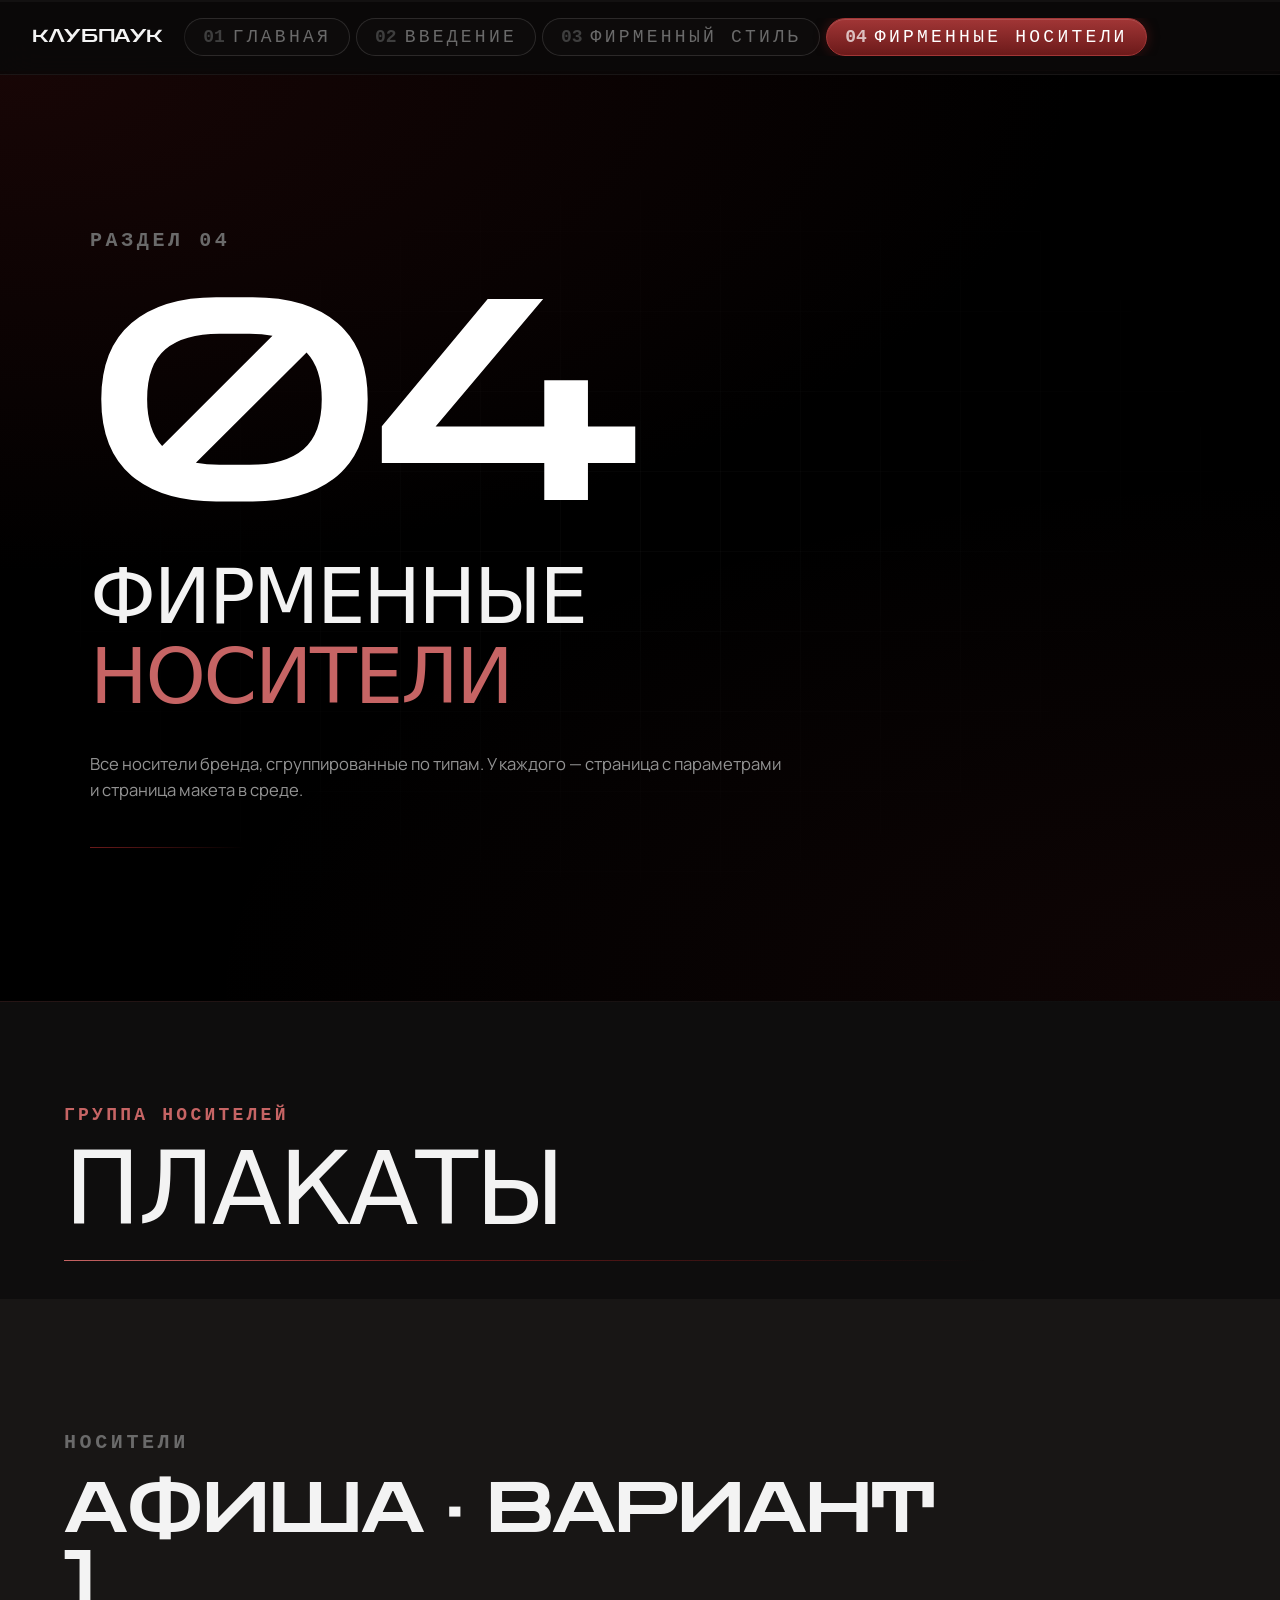
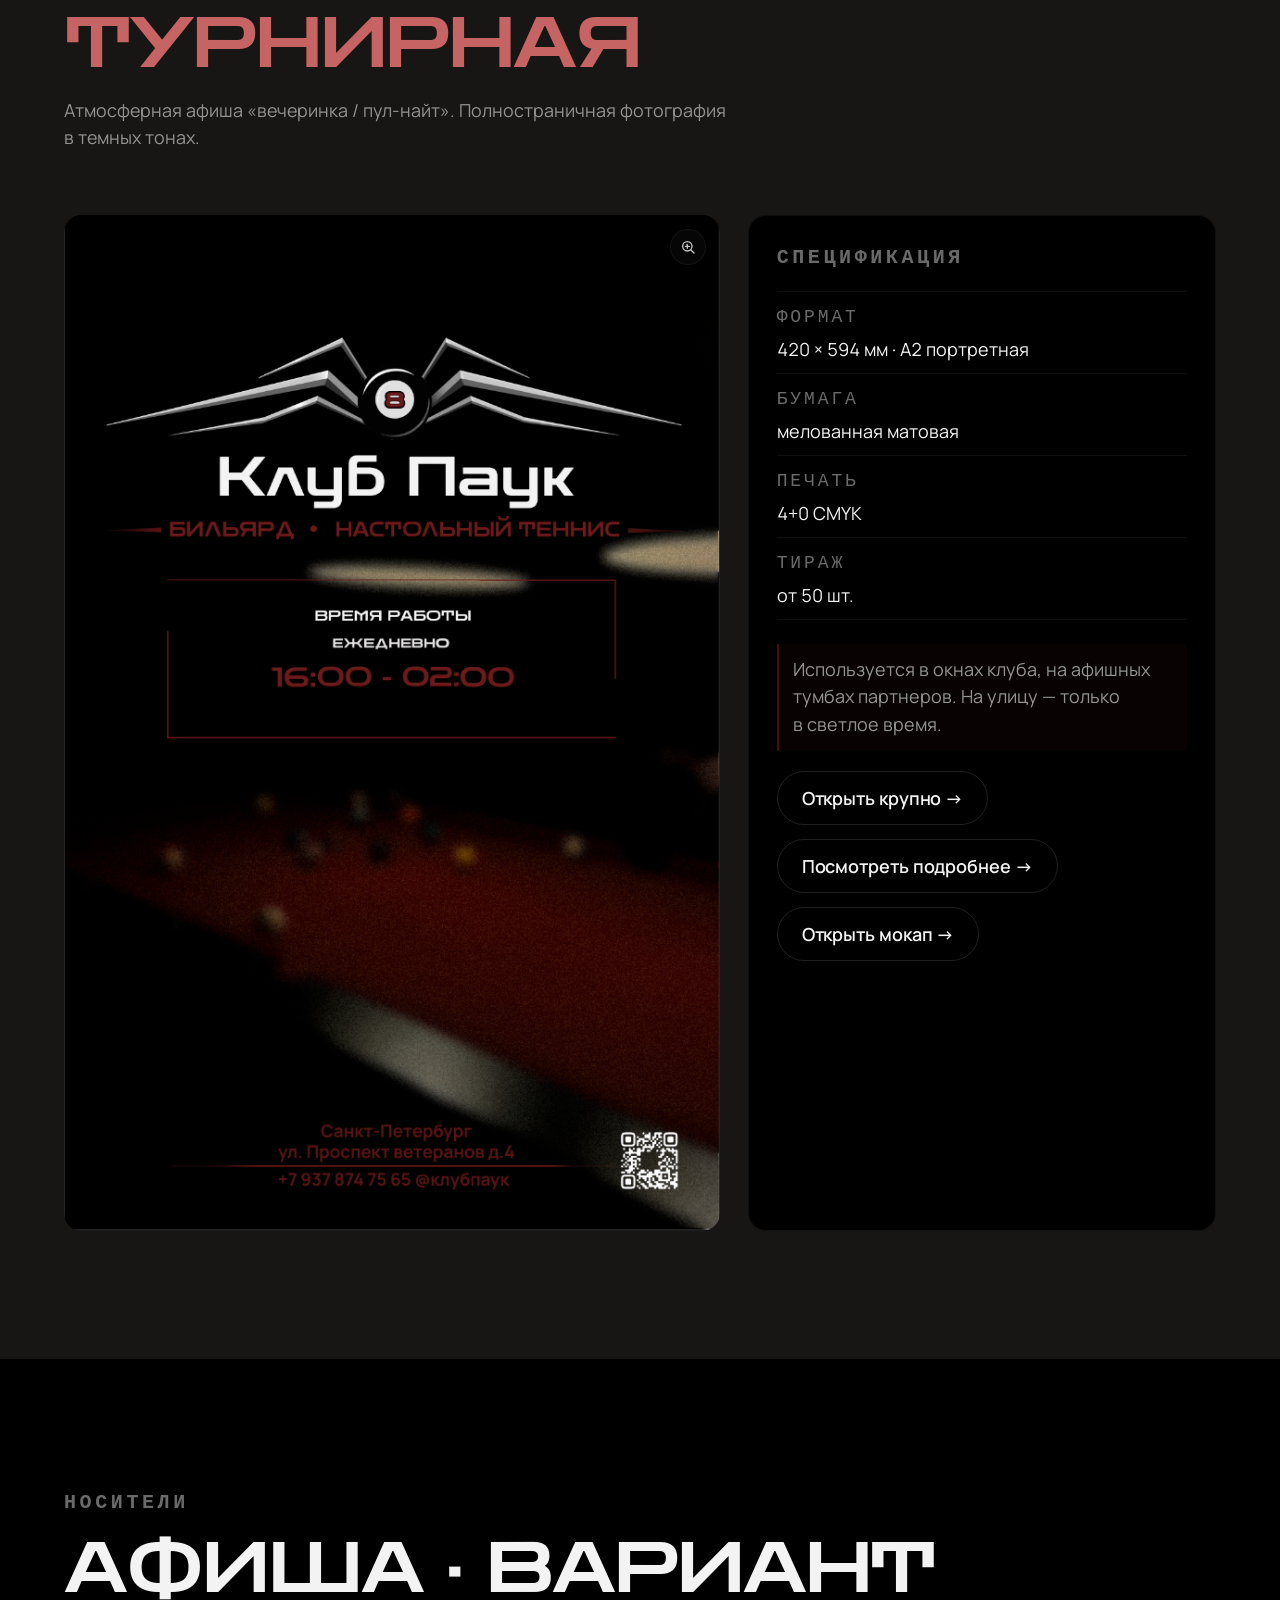
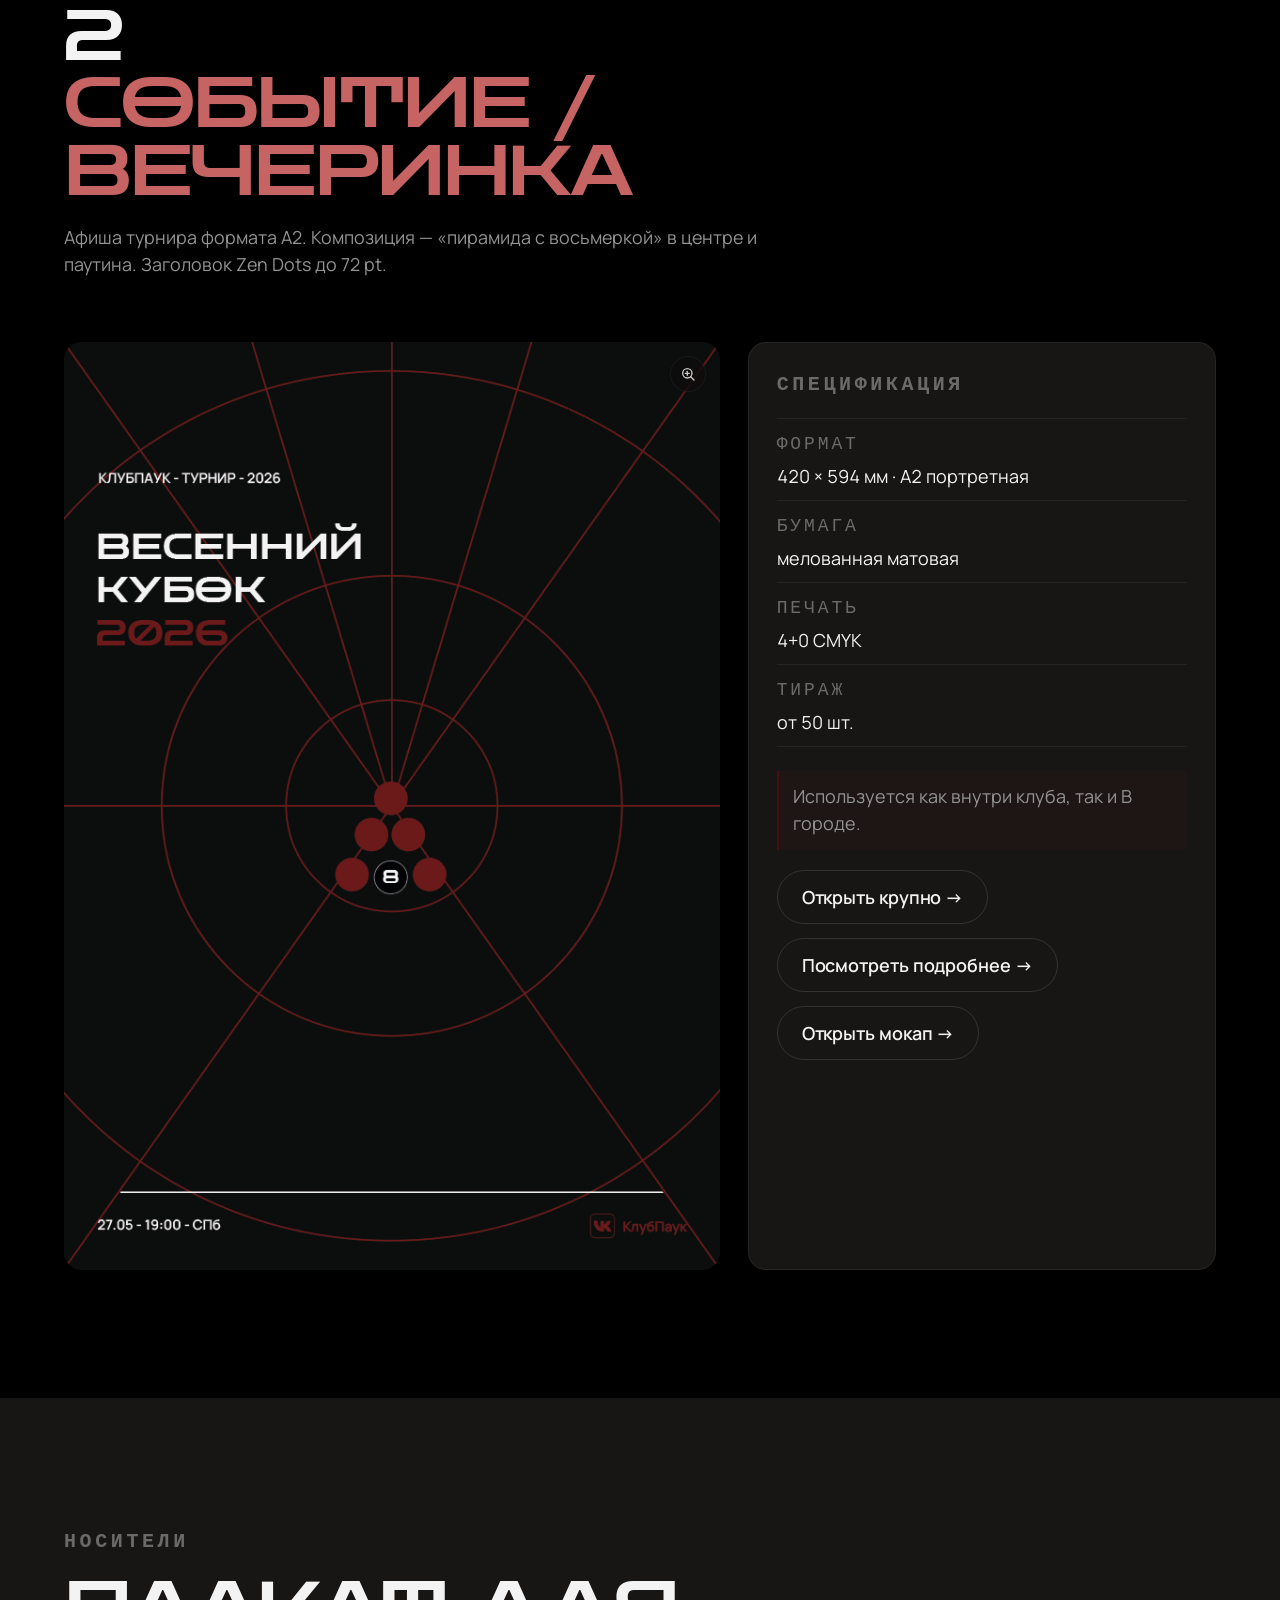
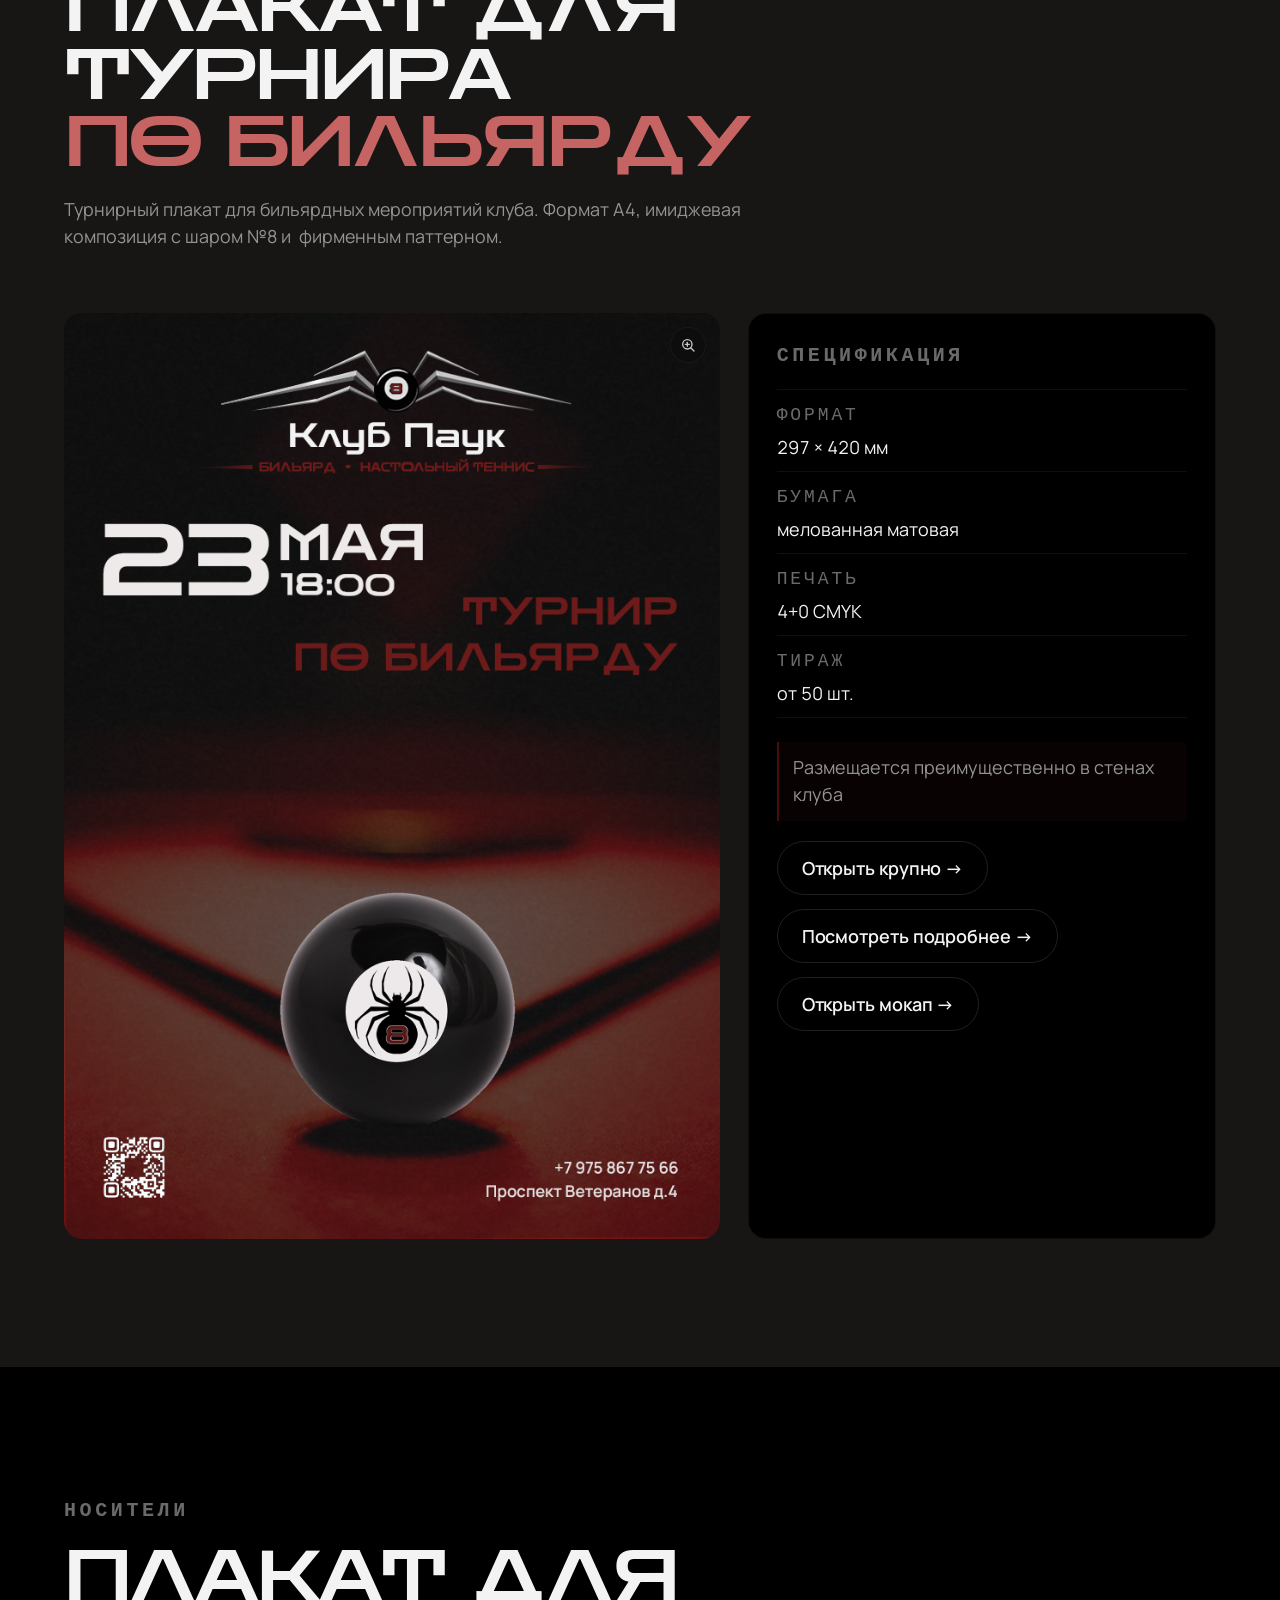
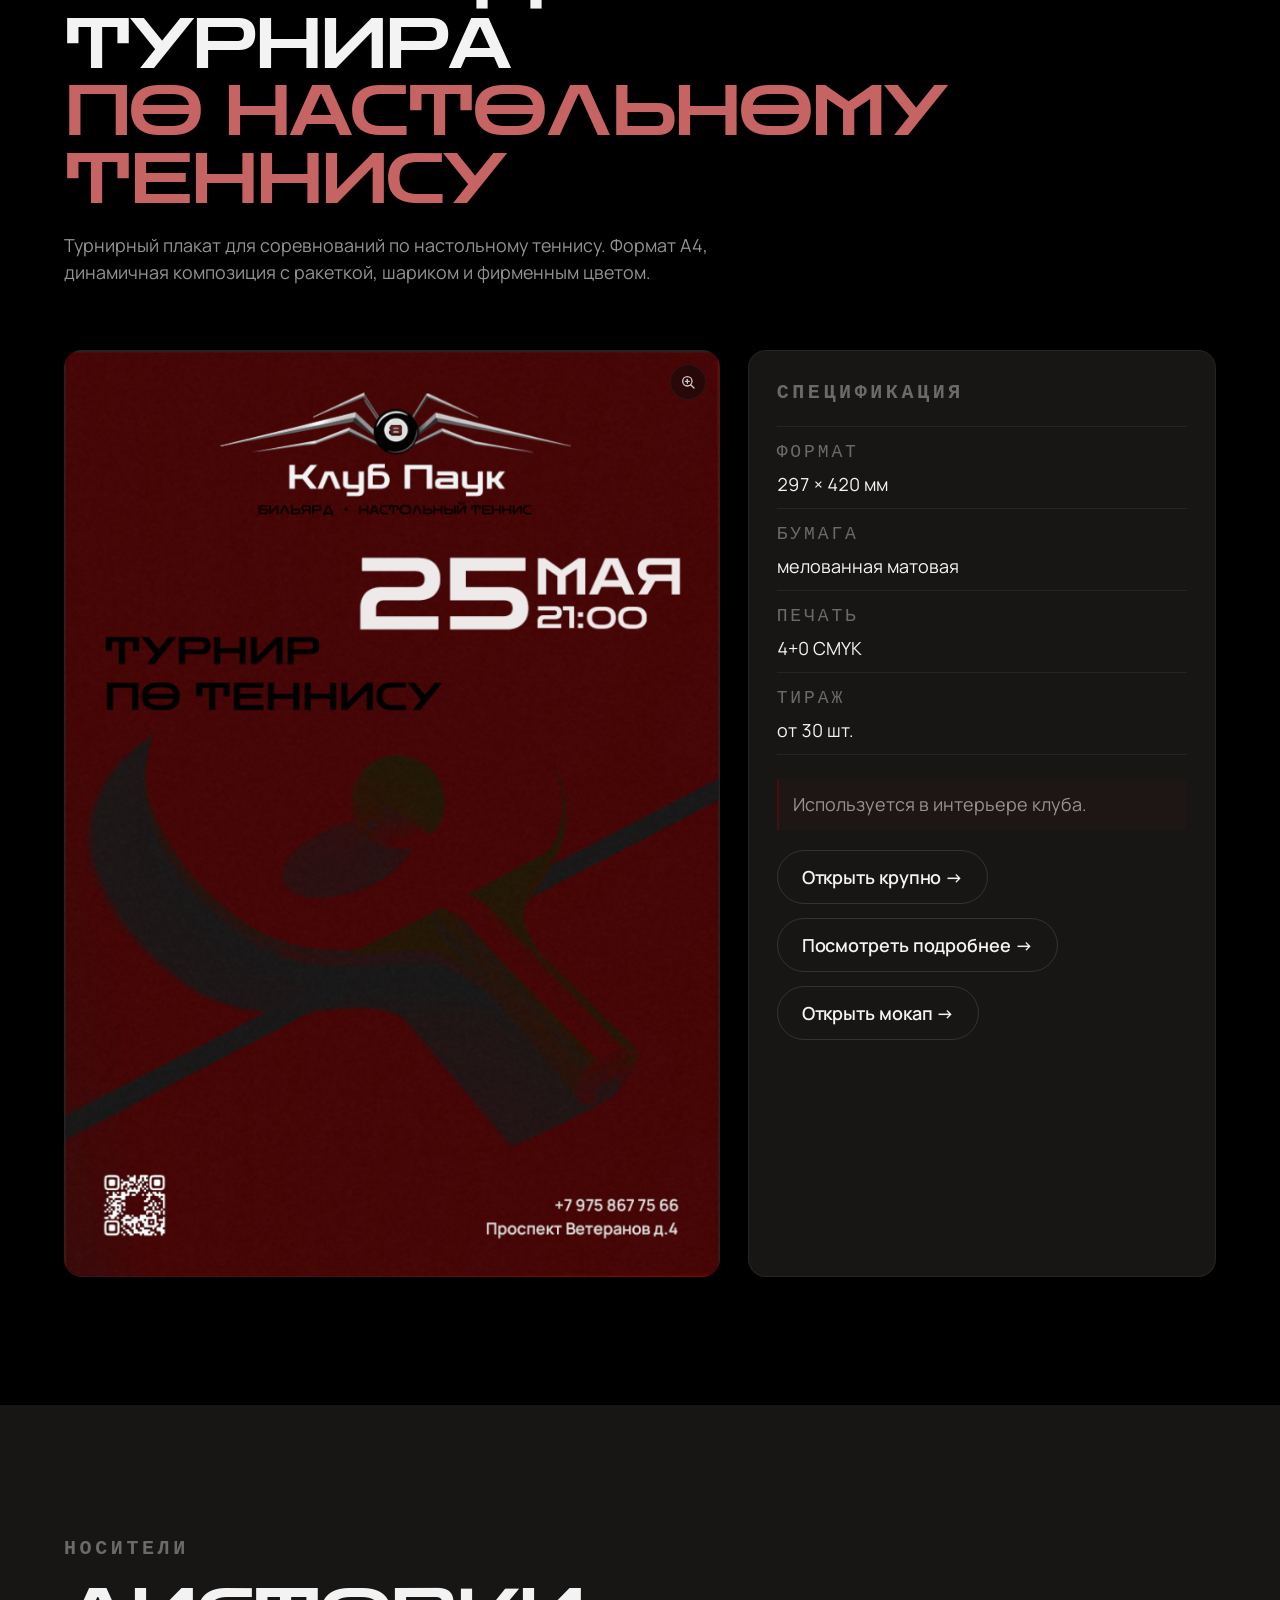
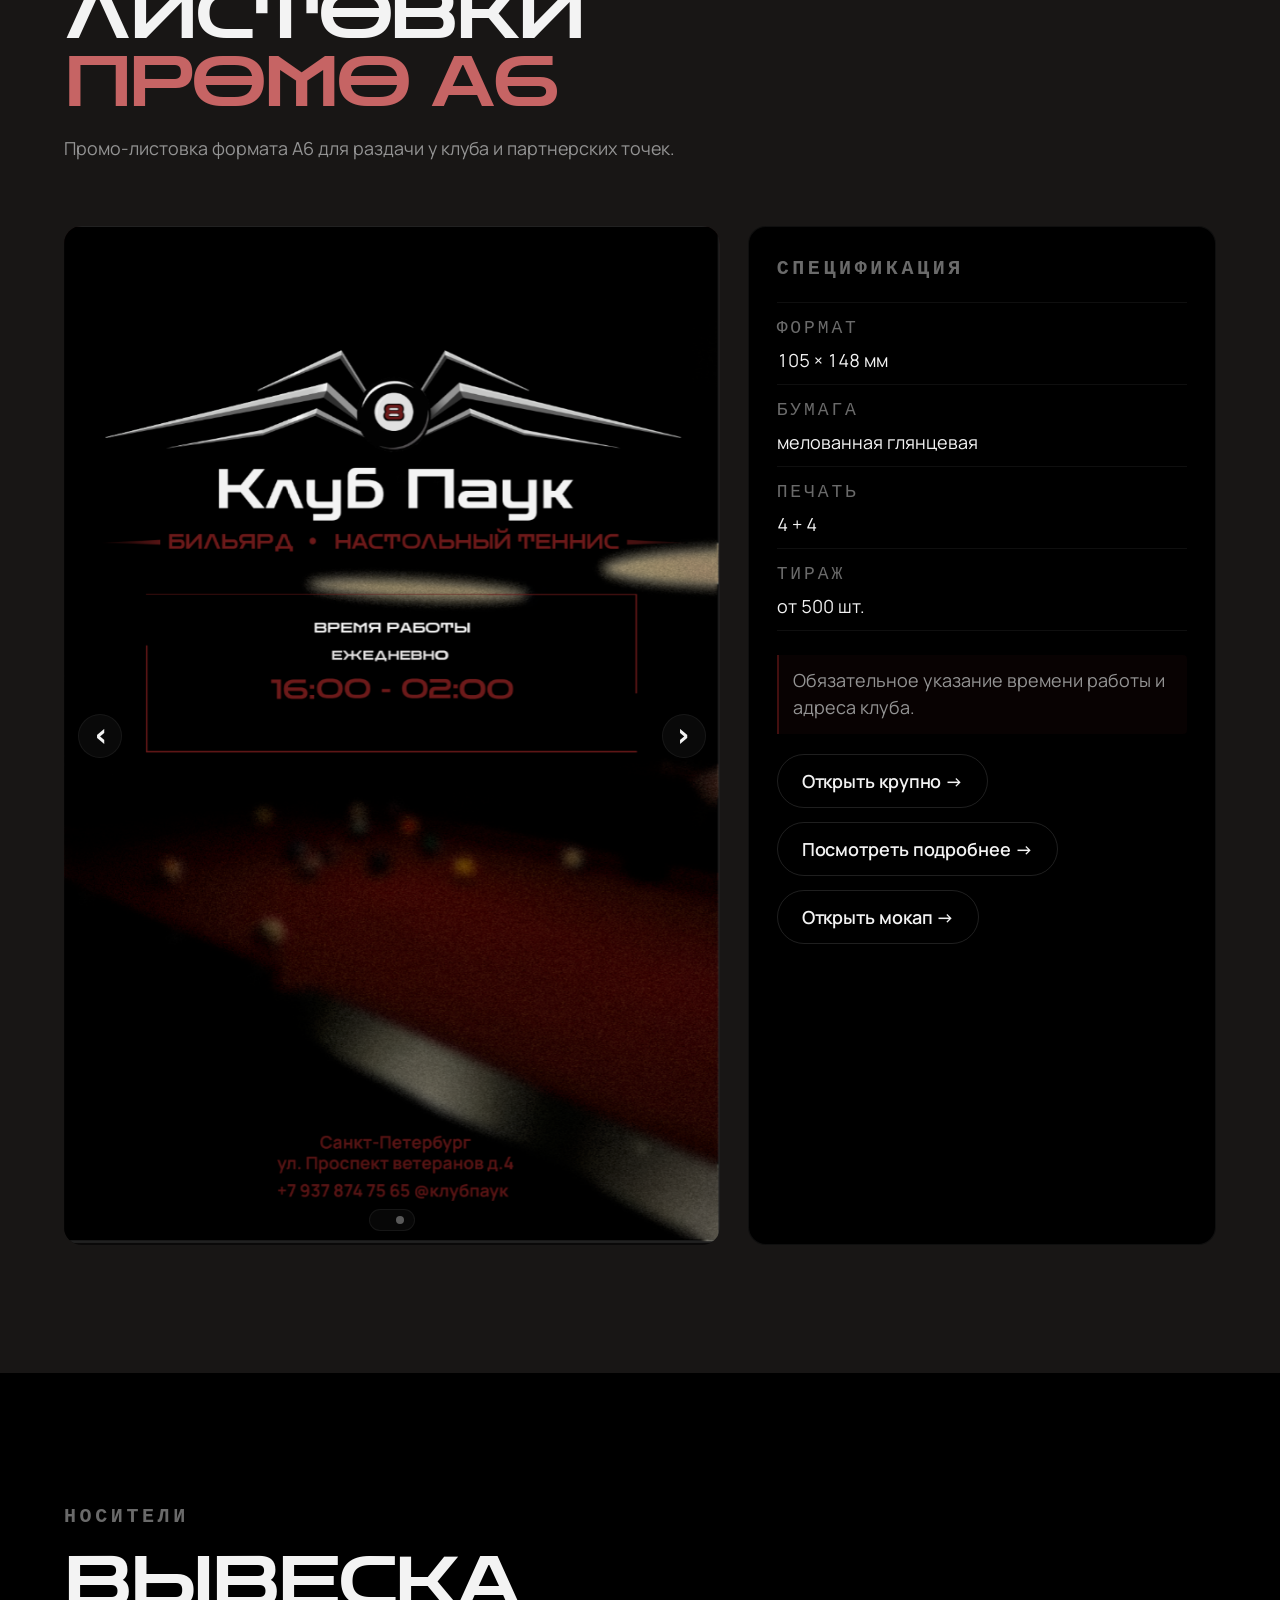
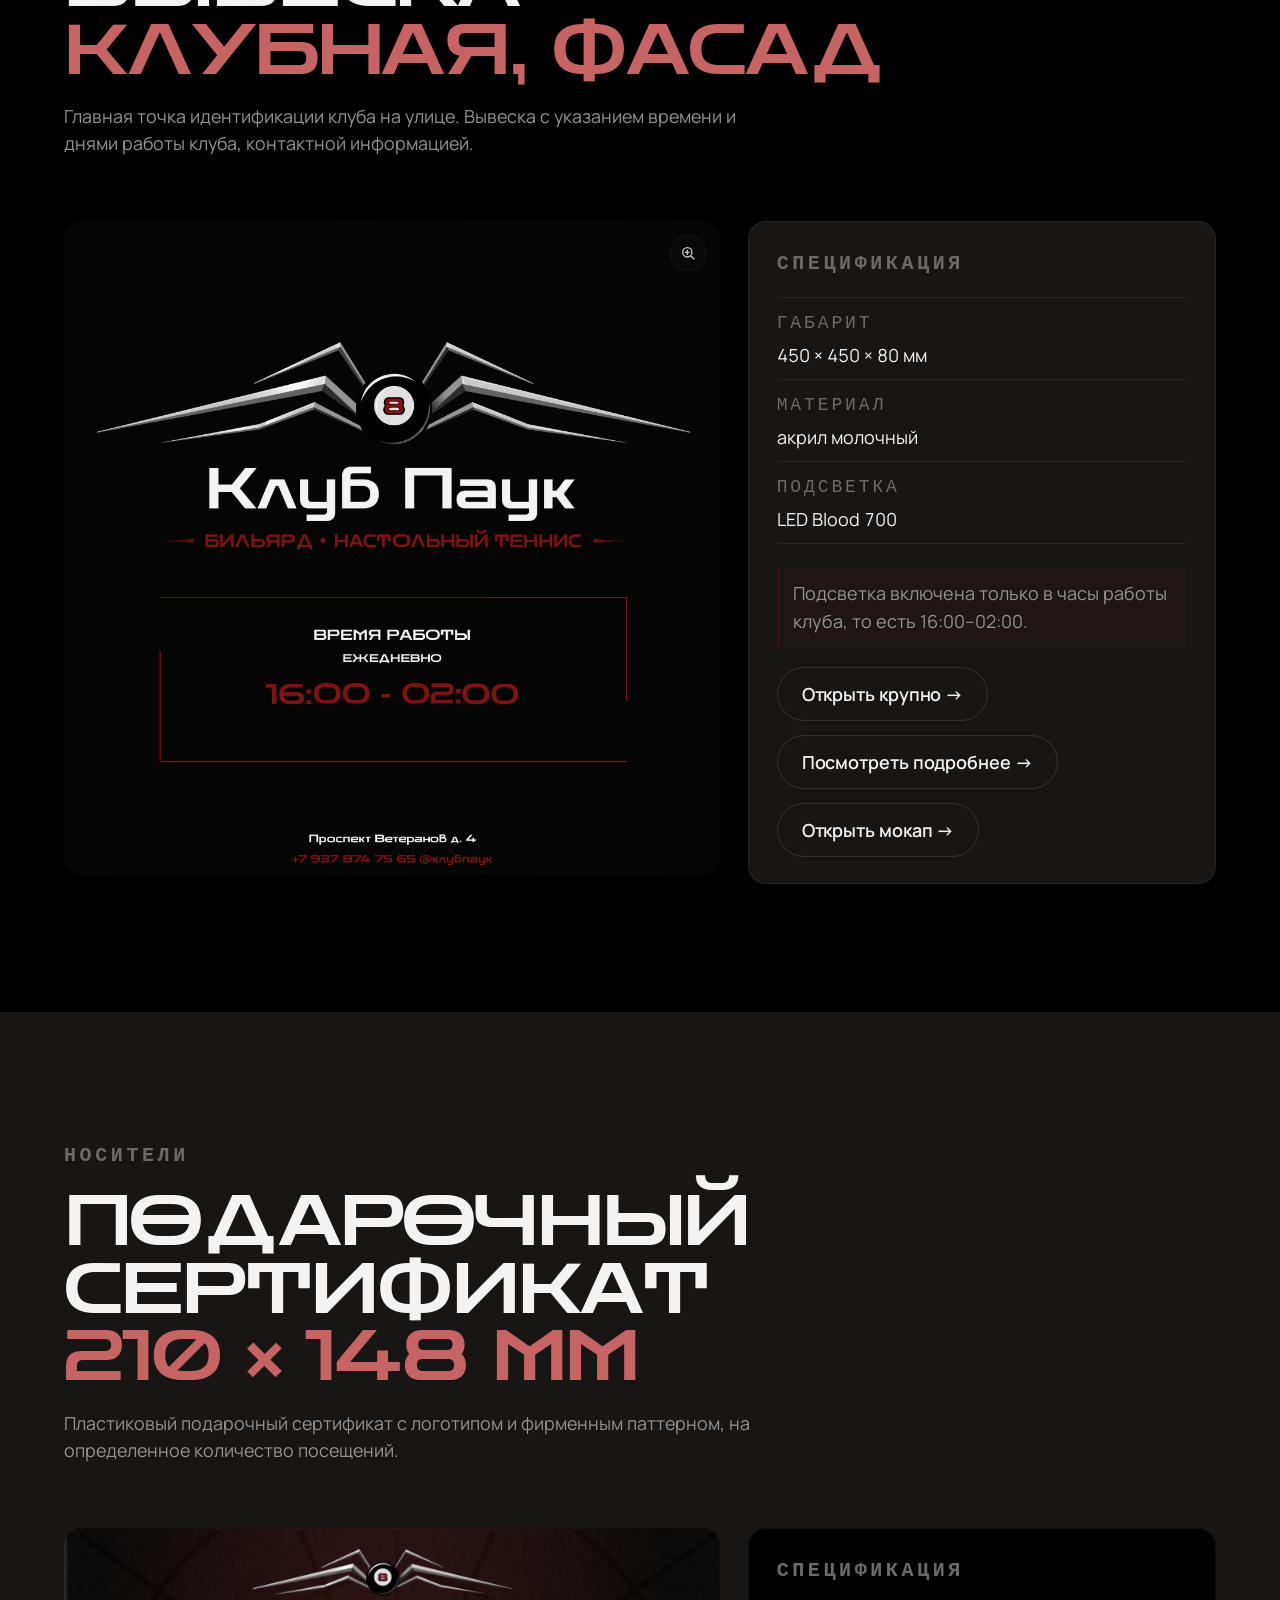
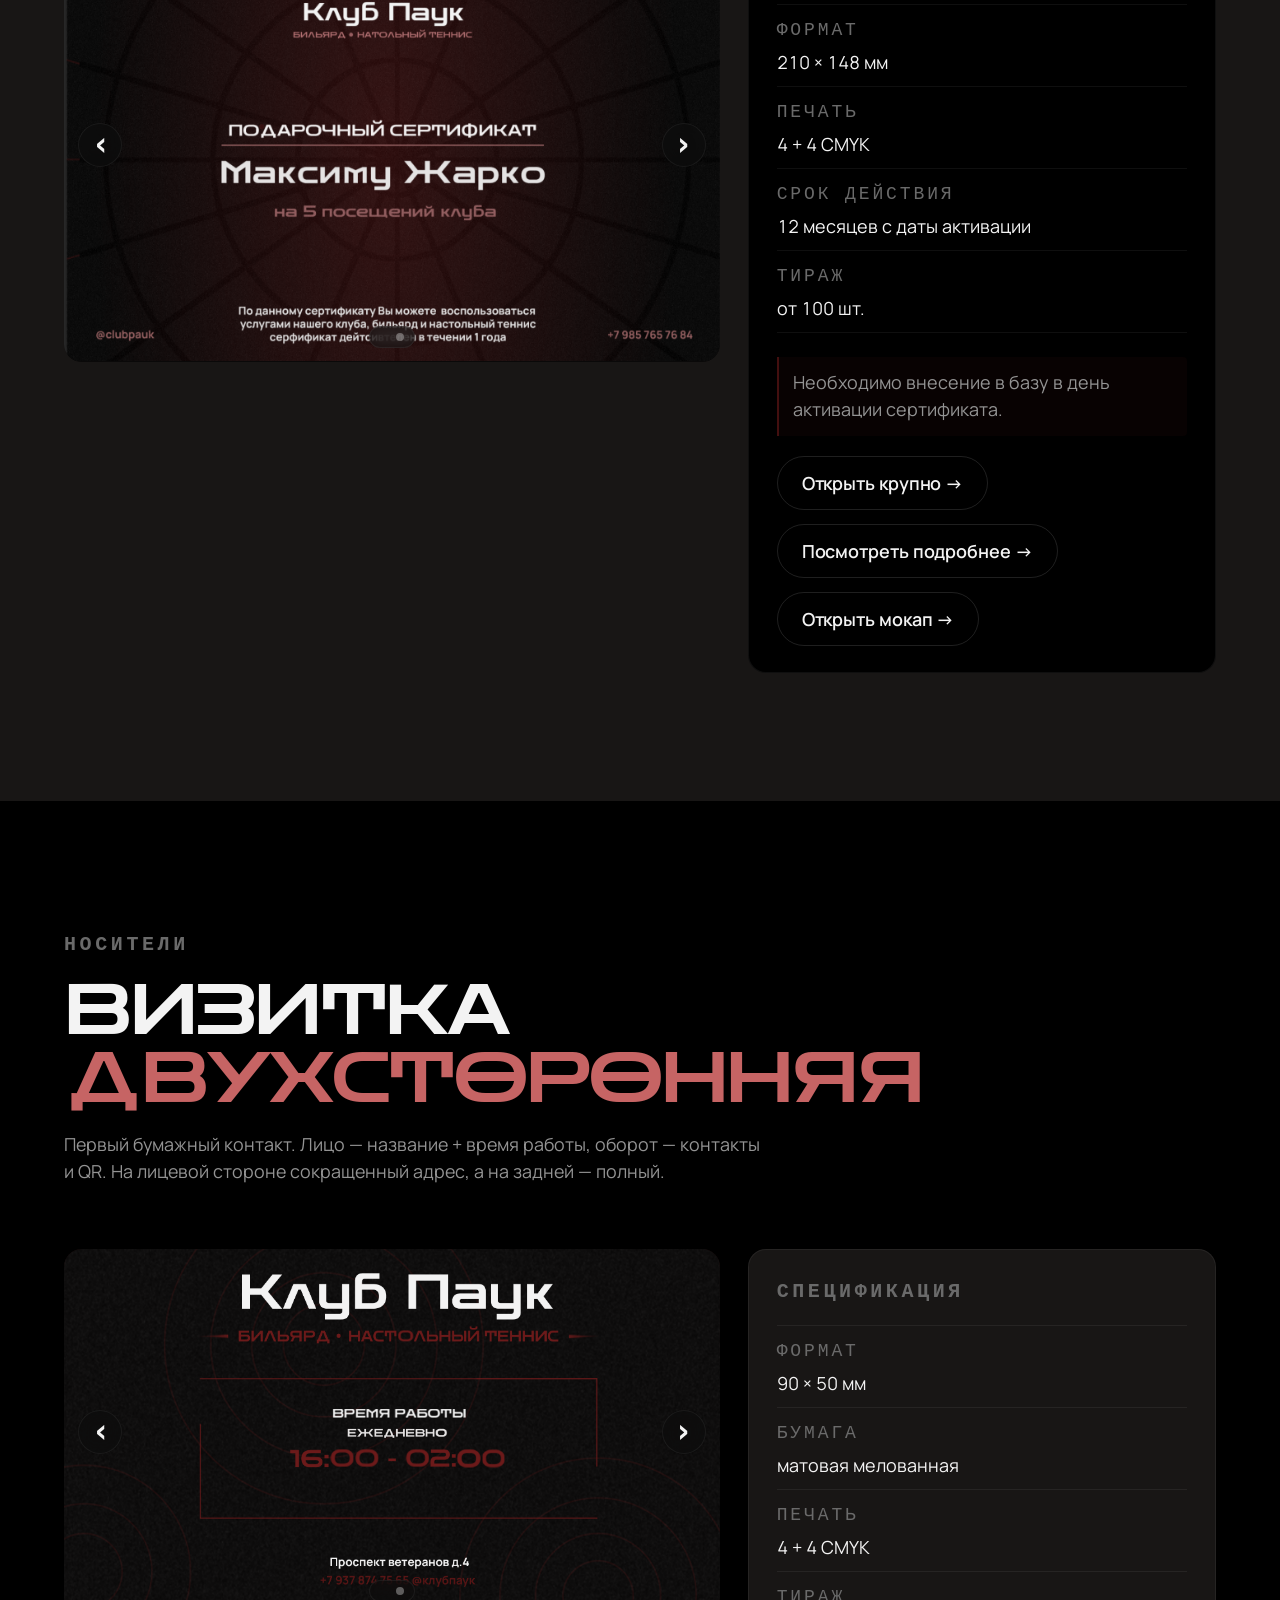
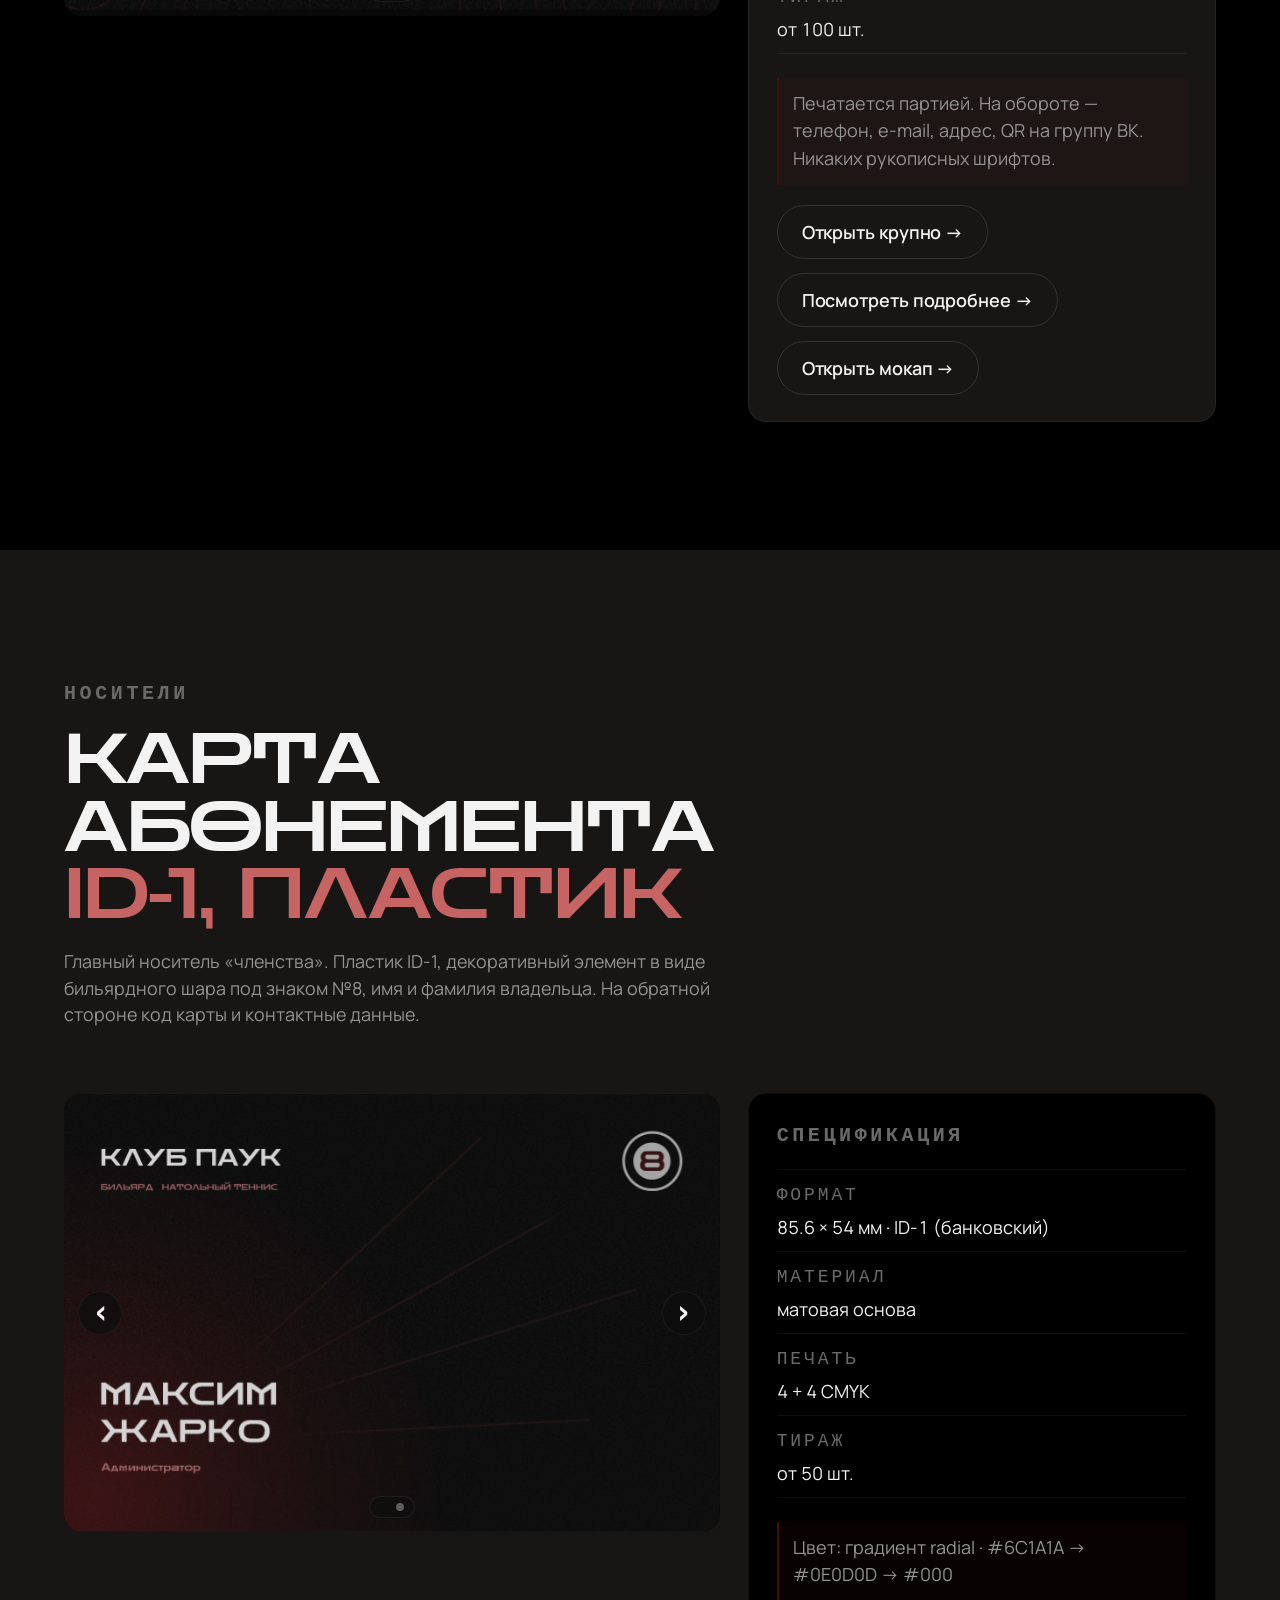
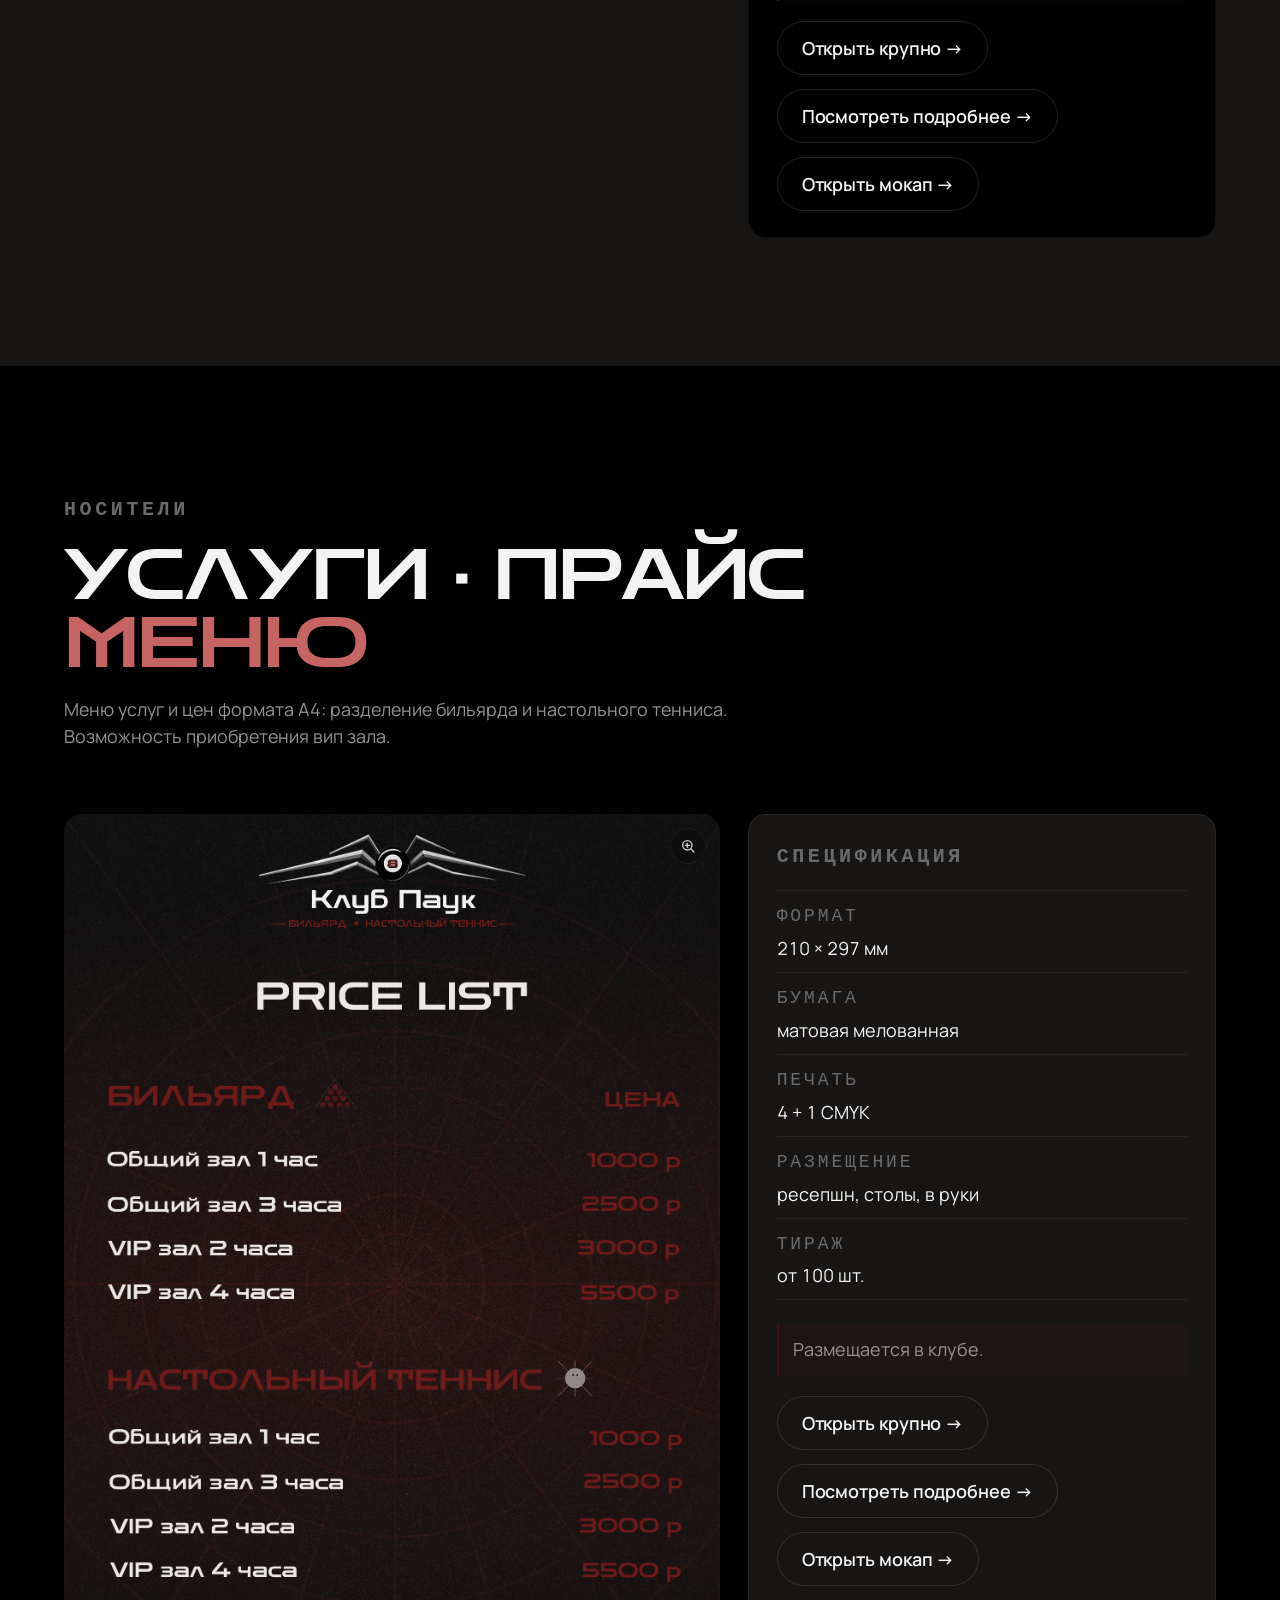
<file: page-4.html>
<!doctype html>
<html lang="ru">
<head>
  <meta charset="utf-8">
  <meta name="viewport" content="width=device-width, initial-scale=1">
  <title>КлубПаук · Фирменные носители — Фирменные носители, мокапы, итоги</title>
  <meta name="description" content="Интерактивный брендбук бильярдно-теннисного клуба «КлубПаук». Фирменный стиль, миссия, ЦА, нейминг, концепция.">
  <link rel="stylesheet" href="css/tokens.css">
  <link rel="stylesheet" href="css/style.css">
  <link rel="stylesheet" href="css/ch02.css">
  <link rel="stylesheet" href="css/ch03.css">
  <link rel="stylesheet" href="css/ch04.css">
  <link rel="stylesheet" href="css/ch05.css">
  <link rel="stylesheet" href="css/ch06.css">
  <link rel="stylesheet" href="css/ch07.css">
  <link rel="stylesheet" href="css/ch08.css">
  <link rel="stylesheet" href="css/mobile.css">

</head>
<body class="pk-root" data-page="4">

  <svg style="display:none">
    <symbol id="icon-placeholder" viewBox="0 0 32 32" fill="none" stroke="currentColor" stroke-width="1.5" stroke-linecap="round" stroke-linejoin="round">
      <rect x="3" y="6" width="26" height="20" rx="2"/>
      <circle cx="11" cy="13" r="2.5"/>
      <path d="M3 22 L12 14 L18 19 L23 15 L29 21"/>
    </symbol>
    <symbol id="icon-close" viewBox="0 0 24 24" fill="none" stroke="currentColor" stroke-width="2" stroke-linecap="round">
      <line x1="6" y1="6" x2="18" y2="18"/><line x1="18" y1="6" x2="6" y2="18"/>
    </symbol>
    <symbol id="icon-search" viewBox="0 0 24 24" fill="none" stroke="currentColor" stroke-width="2" stroke-linecap="round">
      <circle cx="11" cy="11" r="7"/><line x1="16" y1="16" x2="21" y2="21"/><line x1="11" y1="8" x2="11" y2="14"/><line x1="8" y1="11" x2="14" y2="11"/>
    </symbol>
    <symbol id="icon-arrow" viewBox="0 0 14 14" fill="none">
      <path d="M3 7h8M7 3l4 4-4 4" stroke="currentColor" stroke-width="1.6" stroke-linecap="round" stroke-linejoin="round"/>
    </symbol>
  </svg>

  <div class="bb-progress" aria-hidden="true"><span class="bb-progress__bar"></span></div>

  <header class="bb-nav" role="banner">
    <a href="index.html" class="bb-nav__brand" aria-label="КлубПаук — на главную">
      <span class="bb-nav__wm">КлубПаук</span>
    </a>

    <nav class="bb-pagenav" aria-label="Разделы брендбука">
      <a class="bb-pagenav__tab" href="index.html"><i>01</i><span>Главная</span></a>
      <a class="bb-pagenav__tab" href="page-2.html"><i>02</i><span>Введение</span></a>
      <a class="bb-pagenav__tab" href="page-3.html"><i>03</i><span>Фирменный стиль</span></a>
      <a class="bb-pagenav__tab is-active" href="page-4.html"><i>04</i><span>Фирменные носители</span></a>
    </nav>

    <button class="bb-nav__toggle" type="button" aria-label="Открыть меню" aria-expanded="false" aria-controls="bb-mobile-nav">
      <span></span><span></span><span></span>
    </button>
  </header>

  <nav class="bb-mobile" id="bb-mobile-nav" aria-label="Содержание (мобильное)" hidden>
    <p class="bb-mobile__chap">Разделы брендбука</p>
    <ol>
      <li><a href="index.html"><i>01</i> Главная · содержание</a></li>
      <li><a href="page-2.html"><i>02</i> Введение</a></li>
      <li><a href="page-3.html"><i>03</i> Фирменный стиль</a></li>
      <li><a href="page-4.html" aria-current="page"><i>04</i> Фирменные носители</a></li>
    </ol>
  </nav>

  <main id="content">

    <section class="bb-chap-opener bb-chap-opener--06" data-screen-label="Раздел 04 · Фирменные носители" aria-hidden="false">
      <div class="bb-chap-opener__inner reveal">
        <span class="bb-eyebrow">Раздел 04</span>
        <p class="bb-chap-opener__num">04</p>
        <h2 class="bb-chap-opener__title">Фирменные<br><em>носители</em></h2>
        <p class="bb-chap-opener__lede">Все носители бренда, сгруппированные по&nbsp;типам. У&nbsp;каждого&nbsp;— страница с&nbsp;параметрами и&nbsp;страница макета в&nbsp;среде.</p>
        <span class="bb-chap-opener__rule" aria-hidden="true"></span>
      </div>
    </section>

    <div id="group-posters" class="bb-mat-group reveal" data-screen-label="Группа · Плакаты">
      <span class="bb-eyebrow">Группа носителей</span>
      <h2 class="bb-mat-group__title">Плакаты</h2>
      <span class="bb-mat-group__rule" aria-hidden="true"></span>
    </div>

    <section id="screen-51" class="bb-screen bb-mat" data-screen-label="33 Афиша · вариант 1" aria-labelledby="mat-poster1-h">
      <header class="bb-screen__head reveal">
        <span class="bb-eyebrow">Носители</span>
        <h2 id="mat-poster1-h" class="bb-h">Афиша · вариант 1<br><em>турнирная</em></h2>
        <p class="bb-lede">Атмосферная афиша «вечеринка / пул-найт». Полностраничная фотография в&nbsp;темных тонах.</p>
      </header>

      <div class="bb-mat__layout reveal">
        <button type="button" class="bb-mat__frame bb-mat__frame--a2" data-modal-open="mat-poster1" aria-label="Открыть «Афиша · вариант 1» крупно">
          <span class="bb-mat__media">
            <img class="bb-mat__photo" src="assets/afisha_1.png" alt="Афиша КлубПаук" loading="lazy">
          </span>
          <span class="bb-mat__zoom" aria-hidden="true">
            <svg viewBox="0 0 24 24"><use href="#icon-search"/></svg>
          </span>
        </button>

        <aside class="bb-mat__specs">
          <span class="bb-eyebrow">Спецификация</span>
          <dl class="bb-mat__dl">
            <div><dt>Формат</dt><dd>420 × 594 мм · A2 портретная</dd></div>
            <div><dt>Бумага</dt><dd> мелованная матовая</dd></div>
            <div><dt>Печать</dt><dd>4+0 CMYK </dd></div>
            <div><dt>Тираж</dt><dd>от 50 шт.</dd></div>
          </dl>
          <p class="bb-mat__note">Используется в&nbsp;окнах клуба, на&nbsp;афишных тумбах партнеров. На&nbsp;улицу&nbsp;— только в&nbsp;светлое время.</p>
          <button class="bb-btn bb-btn--ghost" type="button" data-modal-open="mat-poster1">Открыть крупно →</button>

          <button class="bb-btn bb-btn--ghost" type="button" data-modal-open="mat-detail" data-detail-src="assets/afisha_1_maket.png" data-detail-alt="Афиша · вариант 1 — макет">Посмотреть подробнее →</button>
          <button class="bb-btn bb-btn--ghost" type="button" data-modal-open="mat-mockup" data-detail-src="assets/afisha_1_mockup.png" data-detail-alt="Афиша · вариант 1 — мокап">Открыть мокап →</button>
        </aside>
      </div>
    </section>

    <section id="screen-52" class="bb-screen bb-mat" data-screen-label="34 Афиша · вариант 2" aria-labelledby="mat-poster2-h">
      <header class="bb-screen__head reveal">
        <span class="bb-eyebrow">Носители</span>
        <h2 id="mat-poster2-h" class="bb-h">Афиша · вариант 2<br><em>событие / вечеринка</em></h2>
        <p class="bb-lede">Афиша турнира формата A2. Композиция&nbsp;— «пирамида с&nbsp;восьмеркой» в&nbsp;центре и паутина. Заголовок Zen&nbsp;Dots до&nbsp;72&nbsp;pt.</p>
      </header>

      <div class="bb-mat__layout reveal">
        <button type="button" class="bb-mat__frame bb-mat__frame--a2" data-modal-open="mat-poster2" aria-label="Открыть «Афиша · вариант 2» крупно">
          <span class="bb-mat__media">
            <img class="bb-mat__photo" src="assets/afisha 2.jpg" alt="Афиша — вариант 2" loading="lazy">
          </span>
          <span class="bb-mat__zoom" aria-hidden="true">
            <svg viewBox="0 0 24 24"><use href="#icon-search"/></svg>
          </span>
        </button>

        <aside class="bb-mat__specs">
          <span class="bb-eyebrow">Спецификация</span>
          <dl class="bb-mat__dl">
           <div><dt>Формат</dt><dd>420 × 594 мм · A2 портретная</dd></div>
            <div><dt>Бумага</dt><dd> мелованная матовая</dd></div>
            <div><dt>Печать</dt><dd>4+0 CMYK </dd></div>
            <div><dt>Тираж</dt><dd>от 50 шт.</dd></div>
          </dl>
          <p class="bb-mat__note">Используется как внутри клуба, так и В городе.</p>
          <button class="bb-btn bb-btn--ghost" type="button" data-modal-open="mat-poster2">Открыть крупно →</button>

          <button class="bb-btn bb-btn--ghost" type="button" data-modal-open="mat-detail" data-detail-src="assets/afisha_2_maket.png" data-detail-alt="Афиша · вариант 2 — макет">Посмотреть подробнее →</button>
          <button class="bb-btn bb-btn--ghost" type="button" data-modal-open="mat-mockup" data-detail-src="assets/afisha_2_mockup.png" data-detail-alt="Афиша · вариант 2 — мокап">Открыть мокап →</button>
        </aside>
      </div>
    </section>

    <section id="screen-57" class="bb-screen bb-mat" data-screen-label="35 Плакат · бильярд" aria-labelledby="mat-racket-h">
      <header class="bb-screen__head reveal">
        <span class="bb-eyebrow">Носители</span>
        <h2 id="mat-racket-h" class="bb-h">Плакат для турнира<br><em>по бильярду</em></h2>
        <p class="bb-lede">Турнирный плакат для бильярдных мероприятий клуба. Формат A4, имиджевая композиция с&nbsp;шаром №8 и&nbsp; фирменным паттерном.</p>
      </header>

      <div class="bb-mat__layout reveal">
        <button type="button" class="bb-mat__frame bb-mat__frame--a2" data-modal-open="mat-racket" aria-label="Открыть «Плакат для турнира по бильярду» крупно">
          <span class="bb-mat__media">
            <img class="bb-mat__photo" src="assets/afisha_billiard1.png" alt="Плакат для турнира по бильярду" loading="lazy">
          </span>
          <span class="bb-mat__zoom" aria-hidden="true">
            <svg viewBox="0 0 24 24"><use href="#icon-search"/></svg>
          </span>
        </button>

        <aside class="bb-mat__specs">
          <span class="bb-eyebrow">Спецификация</span>
          <dl class="bb-mat__dl">
            <div><dt>Формат</dt><dd>297 × 420 мм </dd></div>
            <div><dt>Бумага</dt><dd> мелованная матовая</dd></div>
            <div><dt>Печать</dt><dd>4+0 CMYK </dd></div>
            <div><dt>Тираж</dt><dd>от 50 шт.</dd></div>
          </dl>
          <p class="bb-mat__note">Размещается преимущественно в стенах клуба</p>
          <button class="bb-btn bb-btn--ghost" type="button" data-modal-open="mat-racket">Открыть крупно →</button>

          <button class="bb-btn bb-btn--ghost" type="button" data-modal-open="mat-detail" data-detail-src="assets/afisha_billiard1_maket.png" data-detail-alt="Плакат для турнира по бильярду — макет">Посмотреть подробнее →</button>
          <button class="bb-btn bb-btn--ghost" type="button" data-modal-open="mat-mockup" data-detail-src="assets/afisha_billiard1_mockup.png" data-detail-alt="Плакат для турнира по бильярду — мокап">Открыть мокап →</button>
        </aside>
      </div>
    </section>

    <section id="screen-58" class="bb-screen bb-mat" data-screen-label="36 Плакат · н.т." aria-labelledby="mat-badge-h">
      <header class="bb-screen__head reveal">
        <span class="bb-eyebrow">Носители</span>
        <h2 id="mat-badge-h" class="bb-h">Плакат для турнира<br><em>по настольному теннису</em></h2>
        <p class="bb-lede">Турнирный плакат для соревнований по&nbsp;настольному теннису. Формат A4, динамичная композиция с&nbsp;ракеткой, шариком и&nbsp;фирменным цветом.</p>
      </header>

      <div class="bb-mat__layout reveal">
        <button type="button" class="bb-mat__frame bb-mat__frame--a2" data-modal-open="mat-badge" aria-label="Открыть «Плакат для турнира по н.т.» крупно">
          <span class="bb-mat__media">
            <img class="bb-mat__photo" src="assets/afisha_tennis.png" alt="Плакат для турнира по настольному теннису" loading="lazy">
          </span>
          <span class="bb-mat__zoom" aria-hidden="true">
            <svg viewBox="0 0 24 24"><use href="#icon-search"/></svg>
          </span>
        </button>

        <aside class="bb-mat__specs">
          <span class="bb-eyebrow">Спецификация</span>
          <dl class="bb-mat__dl">
            <div><dt>Формат</dt><dd>297 × 420 мм</dd></div>
            <div><dt>Бумага</dt><dd> мелованная матовая</dd></div>
            <div><dt>Печать</dt><dd>4+0 CMYK </dd></div>
            <div><dt>Тираж</dt><dd>от 30 шт.</dd></div>
          </dl>
          <p class="bb-mat__note">Используется в&nbsp;интерьере клуба.</p>
          <button class="bb-btn bb-btn--ghost" type="button" data-modal-open="mat-badge">Открыть крупно →</button>

          <button class="bb-btn bb-btn--ghost" type="button" data-modal-open="mat-detail" data-detail-src="assets/afisha_tennis_maket.png" data-detail-alt="Плакат для турнира по настольному теннису — макет">Посмотреть подробнее →</button>
          <button class="bb-btn bb-btn--ghost" type="button" data-modal-open="mat-mockup" data-detail-src="assets/afisha_tennis_mockup.png" data-detail-alt="Плакат для турнира по настольному теннису — мокап">Открыть мокап →</button>
        </aside>
      </div>
    </section>

    <section id="screen-59" class="bb-screen bb-mat" data-screen-label="37 Листовки" aria-labelledby="mat-flyer-h">
      <header class="bb-screen__head reveal">
        <span class="bb-eyebrow">Носители</span>
        <h2 id="mat-flyer-h" class="bb-h">Листовки<br><em>промо A6</em></h2>
        <p class="bb-lede">Промо-листовка формата&nbsp;A6 для&nbsp;раздачи у&nbsp;клуба и&nbsp;партнерских точек.</p>
      </header>

      <div class="bb-mat__layout reveal">
        <div class="bb-mat__slider" data-slider>
          <button type="button" class="bb-mat__frame bb-mat__frame--a6 bb-mat__frame--fit" data-modal-open="mat-flyer" aria-label="Открыть «Листовки» крупно">
            <span class="bb-mat__media">
              <img class="bb-mat__photo is-active" src="assets/flyer_1.png" alt="Листовка — лицевая сторона" loading="lazy" data-slide="0">
              <img class="bb-mat__photo" src="assets/flyer_2.png" alt="Листовка — оборотная сторона" loading="lazy" data-slide="1">
            </span>
            <span class="bb-mat__zoom" aria-hidden="true">
              <svg viewBox="0 0 24 24"><use href="#icon-search"/></svg>
            </span>
          </button>
          <button type="button" class="bb-mat__nav bb-mat__nav--prev" data-slider-prev aria-label="Предыдущее изображение">‹</button>
          <button type="button" class="bb-mat__nav bb-mat__nav--next" data-slider-next aria-label="Следующее изображение">›</button>
          <span class="bb-mat__dots">
            <button type="button" class="bb-mat__dot is-active" data-slide-to="0" aria-label="Слайд 1"></button>
            <button type="button" class="bb-mat__dot" data-slide-to="1" aria-label="Слайд 2"></button>
          </span>
        </div>

        <aside class="bb-mat__specs">
          <span class="bb-eyebrow">Спецификация</span>
          <dl class="bb-mat__dl">
            <div><dt>Формат</dt><dd>105 × 148 мм</dd></div>
            <div><dt>Бумага</dt><dd>мелованная глянцевая</dd></div>
            <div><dt>Печать</dt><dd>4 + 4</dd></div>
            <div><dt>Тираж</dt><dd>от 500 шт.</dd></div>
          </dl>
          <p class="bb-mat__note">Обязательное указание времени работы и адреса клуба.</p>
          <button class="bb-btn bb-btn--ghost" type="button" data-modal-open="mat-flyer">Открыть крупно →</button>

          <button class="bb-btn bb-btn--ghost" type="button" data-modal-open="mat-detail" data-detail-slides="assets/flyer_1_maket.png,assets/flyer_2_maket.png" data-detail-alt="Листовка — макет">Посмотреть подробнее →</button>
          <button class="bb-btn bb-btn--ghost" type="button" data-modal-open="mat-mockup" data-detail-src="assets/flyer_mockup.png" data-detail-alt="Листовка — мокап">Открыть мокап →</button>
        </aside>
      </div>
    </section>

    <section id="screen-56" class="bb-screen bb-mat" data-screen-label="38 Вывеска" aria-labelledby="mat-sign-h">
      <header class="bb-screen__head reveal">
        <span class="bb-eyebrow">Носители</span>
        <h2 id="mat-sign-h" class="bb-h">Вывеска<br><em>клубная, фасад</em></h2>
        <p class="bb-lede">Главная точка идентификации клуба на&nbsp;улице. Вывеска с указанием времени и днями работы клуба, контактной информацией.</p>
      </header>

      <div class="bb-mat__layout reveal">
        <button type="button" class="bb-mat__frame bb-mat__frame--square" data-modal-open="mat-sign" aria-label="Открыть «Вывеска» крупно">
          <span class="bb-mat__media">
            <img class="bb-mat__photo" src="assets/sigmMACKET.png" alt="Вывеска КлубПаук" loading="lazy">
          </span>
          <span class="bb-mat__zoom" aria-hidden="true">
            <svg viewBox="0 0 24 24"><use href="#icon-search"/></svg>
          </span>
        </button>

        <aside class="bb-mat__specs">
          <span class="bb-eyebrow">Спецификация</span>
          <dl class="bb-mat__dl">
            <div><dt>Габарит</dt><dd>450 × 450 × 80 мм</dd></div>
            <div><dt>Материал</dt><dd>акрил молочный</dd></div>
            <div><dt>Подсветка</dt><dd>LED Blood 700</dd></div>
          </dl>
          <p class="bb-mat__note">Подсветка включена только в часы работы клуба, то есть 16:00–02:00.</p>
          <button class="bb-btn bb-btn--ghost" type="button" data-modal-open="mat-sign">Открыть крупно →</button>

          <button class="bb-btn bb-btn--ghost" type="button" data-modal-open="mat-detail" data-detail-src="assets/sign_maket.png" data-detail-alt="Вывеска — макет">Посмотреть подробнее →</button>
          <button class="bb-btn bb-btn--ghost" type="button" data-modal-open="mat-mockup" data-detail-src="assets/sign_mockup.png" data-detail-alt="Вывеска — мокап">Открыть мокап →</button>
        </aside>
      </div>
    </section>

    <section id="screen-63" class="bb-screen bb-mat" data-screen-label="39 Подарочный сертификат" aria-labelledby="mat-gift-h">
      <header class="bb-screen__head reveal">
        <span class="bb-eyebrow">Носители</span>
        <h2 id="mat-gift-h" class="bb-h">Подарочный сертификат<br><em>210 × 148 мм</em></h2>
        <p class="bb-lede">Пластиковый подарочный сертификат с логотипом и фирменным паттерном, на определенное количество посещений. </p>
      </header>

      <div class="bb-mat__layout reveal">
        <div class="bb-mat__slider" data-slider>
          <button type="button" class="bb-mat__frame bb-mat__frame--card-w bb-mat__frame--fit" data-modal-open="mat-gift" aria-label="Открыть «Подарочный сертификат» крупно">
            <span class="bb-mat__media">
              <img class="bb-mat__photo is-active" src="assets/gift_1.png" alt="Подарочный сертификат — лицевая сторона" loading="lazy" data-slide="0">
              <img class="bb-mat__photo" src="assets/gift_2.png" alt="Подарочный сертификат — оборотная сторона" loading="lazy" data-slide="1">
            </span>
            <span class="bb-mat__zoom" aria-hidden="true">
              <svg viewBox="0 0 24 24"><use href="#icon-search"/></svg>
            </span>
          </button>
          <button type="button" class="bb-mat__nav bb-mat__nav--prev" data-slider-prev aria-label="Предыдущее изображение">‹</button>
          <button type="button" class="bb-mat__nav bb-mat__nav--next" data-slider-next aria-label="Следующее изображение">›</button>
          <span class="bb-mat__dots">
            <button type="button" class="bb-mat__dot is-active" data-slide-to="0" aria-label="Слайд 1"></button>
            <button type="button" class="bb-mat__dot" data-slide-to="1" aria-label="Слайд 2"></button>
          </span>
        </div>

        <aside class="bb-mat__specs">
          <span class="bb-eyebrow">Спецификация</span>
          <dl class="bb-mat__dl">
            <div><dt>Формат</dt><dd>210 × 148 мм </dd></div>
            <div><dt>Печать</dt><dd>4 + 4 CMYK</dd></div>
            <div><dt>Срок действия</dt><dd>12 месяцев с&nbsp;даты активации</dd></div>
            <div><dt>Тираж</dt><dd>от 100 шт.</dd></div>
          </dl>
          <p class="bb-mat__note">Необходимо внесение в базу в день активации сертификата.</p>
          <button class="bb-btn bb-btn--ghost" type="button" data-modal-open="mat-gift">Открыть крупно →</button>

          <button class="bb-btn bb-btn--ghost" type="button" data-modal-open="mat-detail" data-detail-slides="assets/gift_1_maket.png,assets/gift_2_maket.png" data-detail-alt="Подарочный сертификат — макет">Посмотреть подробнее →</button>
          <button class="bb-btn bb-btn--ghost" type="button" data-modal-open="mat-mockup" data-detail-src="assets/gift_mockup.png" data-detail-alt="Подарочный сертификат — мокап">Открыть мокап →</button>
        </aside>
      </div>
    </section>

    <section id="screen-49" class="bb-screen bb-mat" data-screen-label="40 Визитка" aria-labelledby="mat-vizitka-h">
      <header class="bb-screen__head reveal">
        <span class="bb-eyebrow">Носители</span>
        <h2 id="mat-vizitka-h" class="bb-h">Визитка<br><em>двухсторонняя</em></h2>
        <p class="bb-lede">Первый бумажный контакт. Лицо&nbsp;— название + время работы, оборот&nbsp;— контакты и&nbsp;QR. На лицевой стороне сокращенный адрес, а на задней — полный.</p>
      </header>

      <div class="bb-mat__layout reveal">
        <div class="bb-mat__slider" data-slider>
          <button type="button" class="bb-mat__frame bb-mat__frame--card bb-mat__frame--fit" data-modal-open="mat-vizitka" aria-label="Открыть «Визитка» крупно">
            <span class="bb-mat__media">
              <img class="bb-mat__photo is-active" src="assets/vizitka_1.png" alt="Визитка — лицевая сторона" loading="lazy" data-slide="0">
              <img class="bb-mat__photo" src="assets/vizitka_2.png" alt="Визитка — оборотная сторона" loading="lazy" data-slide="1">
            </span>
            <span class="bb-mat__zoom" aria-hidden="true">
              <svg viewBox="0 0 24 24"><use href="#icon-search"/></svg>
            </span>
          </button>
          <button type="button" class="bb-mat__nav bb-mat__nav--prev" data-slider-prev aria-label="Предыдущее изображение">‹</button>
          <button type="button" class="bb-mat__nav bb-mat__nav--next" data-slider-next aria-label="Следующее изображение">›</button>
          <span class="bb-mat__dots">
            <button type="button" class="bb-mat__dot is-active" data-slide-to="0" aria-label="Слайд 1"></button>
            <button type="button" class="bb-mat__dot" data-slide-to="1" aria-label="Слайд 2"></button>
          </span>
        </div>

        <aside class="bb-mat__specs">
          <span class="bb-eyebrow">Спецификация</span>
          <dl class="bb-mat__dl">
            <div><dt>Формат</dt><dd>90 × 50 мм</dd></div>
            <div><dt>Бумага</dt><dd>матовая мелованная</dd></div>
            <div><dt>Печать</dt><dd>4 + 4 CMYK</dd></div>
            <div><dt>Тираж</dt><dd>от 100 шт.</dd></div>
          </dl>
          <p class="bb-mat__note">Печатается партией. На&nbsp;обороте — телефон, e-mail, адрес, QR на&nbsp;группу ВК. Никаких рукописных шрифтов.</p>
          <button class="bb-btn bb-btn--ghost" type="button" data-modal-open="mat-vizitka">Открыть крупно →</button>

          <button class="bb-btn bb-btn--ghost" type="button" data-modal-open="mat-detail" data-detail-slides="assets/vizitka_1_maket.png,assets/vizitka_2_maket.png" data-detail-alt="Визитка — макет">Посмотреть подробнее →</button>
          <button class="bb-btn bb-btn--ghost" type="button" data-modal-open="mat-mockup" data-detail-src="assets/vizitka_mockup.png" data-detail-alt="Визитка — мокап">Открыть мокап →</button>
        </aside>
      </div>
    </section>

    <section id="screen-50" class="bb-screen bb-mat" data-screen-label="41 Карта абонемента" aria-labelledby="mat-card-h">
      <header class="bb-screen__head reveal">
        <span class="bb-eyebrow">Носители</span>
        <h2 id="mat-card-h" class="bb-h">Карта абонемента<br><em>ID-1, пластик</em></h2>
        <p class="bb-lede">Главный носитель «членства». Пластик ID-1, декоративный элемент в виде бильярдного шара под&nbsp;знаком №8, имя и фамилия владельца. На обратной стороне код карты и контактные данные.</p>
      </header>

      <div class="bb-mat__layout reveal">
        <div class="bb-mat__slider" data-slider>
          <button type="button" class="bb-mat__frame bb-mat__frame--card bb-mat__frame--fit" data-modal-open="mat-card" aria-label="Открыть «Карта абонемента» крупно">
            <span class="bb-mat__media">
              <img class="bb-mat__photo is-active" src="assets/club_card_1.png" alt="Карта абонемента — лицевая сторона" loading="lazy" data-slide="0">
              <img class="bb-mat__photo" src="assets/club_card_2.png" alt="Карта абонемента — оборотная сторона" loading="lazy" data-slide="1">
            </span>
            <span class="bb-mat__zoom" aria-hidden="true">
              <svg viewBox="0 0 24 24"><use href="#icon-search"/></svg>
            </span>
          </button>
          <button type="button" class="bb-mat__nav bb-mat__nav--prev" data-slider-prev aria-label="Предыдущее изображение">‹</button>
          <button type="button" class="bb-mat__nav bb-mat__nav--next" data-slider-next aria-label="Следующее изображение">›</button>
          <span class="bb-mat__dots">
            <button type="button" class="bb-mat__dot is-active" data-slide-to="0" aria-label="Слайд 1"></button>
            <button type="button" class="bb-mat__dot" data-slide-to="1" aria-label="Слайд 2"></button>
          </span>
        </div>

        <aside class="bb-mat__specs">
          <span class="bb-eyebrow">Спецификация</span>
          <dl class="bb-mat__dl">
            <div><dt>Формат</dt><dd>85.6 × 54 мм · ID-1 (банковский)</dd></div>
            <div><dt>Материал</dt><dd>матовая основа</dd></div>
            <div><dt>Печать</dt><dd>4 + 4 CMYK</dd></div>
            <div><dt>Тираж</dt><dd>от 50 шт.</dd></div>
          </dl>
          <p class="bb-mat__note">Цвет: градиент radial · #6C1A1A → #0E0D0D → #000</p>
          <button class="bb-btn bb-btn--ghost" type="button" data-modal-open="mat-card">Открыть крупно →</button>

          <button class="bb-btn bb-btn--ghost" type="button" data-modal-open="mat-detail" data-detail-slides="assets/club_card_1_maket.png,assets/club_card_2_maket.png" data-detail-alt="Карта абонемента — макет">Посмотреть подробнее →</button>
          <button class="bb-btn bb-btn--ghost" type="button" data-modal-open="mat-mockup" data-detail-src="assets/club_card_mockup.png" data-detail-alt="Карта абонемента — мокап">Открыть мокап →</button>
        </aside>
      </div>
    </section>

    <section id="screen-62" class="bb-screen bb-mat" data-screen-label="42 Услуги · прайс" aria-labelledby="mat-menu-h">
      <header class="bb-screen__head reveal">
        <span class="bb-eyebrow">Носители</span>
        <h2 id="mat-menu-h" class="bb-h">Услуги · прайс<br><em>меню</em></h2>
        <p class="bb-lede">Меню услуг и&nbsp;цен формата A4: разделение бильярда и настольного тенниса. Возможность приобретения вип зала.</p>
      </header>

      <div class="bb-mat__layout reveal">
        <button type="button" class="bb-mat__frame bb-mat__frame--a4" data-modal-open="mat-menu" aria-label="Открыть «Услуги · прайс» крупно">
          <span class="bb-mat__media">
            <img class="bb-mat__photo" src="assets/services.png" alt="Услуги — прайс" loading="lazy">
          </span>
          <span class="bb-mat__zoom" aria-hidden="true">
            <svg viewBox="0 0 24 24"><use href="#icon-search"/></svg>
          </span>
        </button>

        <aside class="bb-mat__specs">
          <span class="bb-eyebrow">Спецификация</span>
          <dl class="bb-mat__dl">
            <div><dt>Формат</dt><dd>210 × 297 мм </dd></div>
            <div><dt>Бумага</dt><dd>матовая мелованная</dd></div>
            <div><dt>Печать</dt><dd>4 + 1 CMYK</dd></div>
            <div><dt>Размещение</dt><dd>ресепшн, столы, в&nbsp;руки</dd></div>
            <div><dt>Тираж</dt><dd>от 100 шт.</dd></div>
          </dl>
          <p class="bb-mat__note"> Размещается в клубе.</p>
          <button class="bb-btn bb-btn--ghost" type="button" data-modal-open="mat-menu">Открыть крупно →</button>

          <button class="bb-btn bb-btn--ghost" type="button" data-modal-open="mat-detail" data-detail-src="assets/services_maket.png" data-detail-alt="Услуги · прайс — макет">Посмотреть подробнее →</button>
          <button class="bb-btn bb-btn--ghost" type="button" data-modal-open="mat-mockup" data-detail-src="assets/services_mockup.png" data-detail-alt="Услуги · прайс — мокап">Открыть мокап →</button>
        </aside>
      </div>
    </section>

    <section id="screen-53" class="bb-screen bb-mat" data-screen-label="43 Баннер" aria-labelledby="mat-banner-h">
      <header class="bb-screen__head reveal">
        <span class="bb-eyebrow">Носители</span>
        <h2 id="mat-banner-h" class="bb-h">Баннер<br><em>digital</em></h2>
        <p class="bb-lede">Большой формат: digital баннер 1920×1080. Фирменный паттерн,&nbsp; wordmark или &nbsp; декоративный элемент. </p>
      </header>

      <div class="bb-mat__layout reveal">
        <button type="button" class="bb-mat__frame bb-mat__frame--wide" data-modal-open="mat-banner" aria-label="Открыть «Баннер» крупно">
          <span class="bb-mat__media">
            <img class="bb-mat__photo" src="assets/banner.jpg" alt="Баннер КлубПаук" loading="lazy">
          </span>
          <span class="bb-mat__zoom" aria-hidden="true">
            <svg viewBox="0 0 24 24"><use href="#icon-search"/></svg>
          </span>
        </button>

        <aside class="bb-mat__specs">
          <span class="bb-eyebrow">Спецификация</span>
          <dl class="bb-mat__dl">
            <div><dt>Формат</dt><dd>1920 × 1080 px</dd></div>

          </dl>
          <p class="bb-mat__note">Весь шрифт должен быть читаемым без приближения</p>
          <button class="bb-btn bb-btn--ghost" type="button" data-modal-open="mat-banner">Открыть крупно →</button>

          <button class="bb-btn bb-btn--ghost" type="button" data-modal-open="mat-detail" data-detail-src="assets/banner_maket.png" data-detail-alt="Баннер — макет">Посмотреть подробнее →</button>
          <button class="bb-btn bb-btn--ghost" type="button" data-modal-open="mat-mockup" data-detail-src="assets/banner_mockup.png" data-detail-alt="Баннер — мокап">Открыть мокап →</button>
        </aside>
      </div>
    </section>

    <section id="screen-60" class="bb-screen bb-mat" data-screen-label="44 ВК-группа" aria-labelledby="mat-vk-h">
      <header class="bb-screen__head reveal">
        <span class="bb-eyebrow">Носители</span>
        <h2 id="mat-vk-h" class="bb-h">Соц-сети<br><em>группа вк</em></h2>
        <p class="bb-lede">Оформление сообщества ВКонтакте: шапка сообщества, аватар 200×200 + добавление товаров.</p>
      </header>

      <div class="bb-mat__layout reveal">
        <button type="button" class="bb-mat__frame" data-modal-open="mat-vk" aria-label="Открыть «ВК-группа» крупно">
          <span class="bb-mat__media">
            <img class="bb-mat__photo" src="assets/vk1.png" alt="ВК-группа КлубПаук" loading="lazy">
          </span>
          <span class="bb-mat__zoom" aria-hidden="true">
            <svg viewBox="0 0 24 24"><use href="#icon-search"/></svg>
          </span>
        </button>

        <aside class="bb-mat__specs">
          <span class="bb-eyebrow">Спецификация</span>
          <dl class="bb-mat__dl">
            <div><dt>Обложка</dt><dd>1920 × 768 px</dd></div>
            <div><dt>Аватар</dt><dd>200 × 200 px</dd></div>
            <div><dt>Сторис</dt><dd>1080 × 1920 px</dd></div>
            <div><dt>Карточки услуг</dt><dd>1000 × 830 px</dd></div>
          </dl>
          <p class="bb-mat__note">Аватар — фирменный логотип, фотография интерьера клуба в шапке сообщества.</p>
          <button class="bb-btn bb-btn--ghost" type="button" data-modal-open="mat-vk">Открыть крупно →</button>

          <button class="bb-btn bb-btn--ghost" type="button" data-modal-open="mat-detail" data-detail-src="assets/vk_maket.png" data-detail-alt="ВК-группа — макет">Посмотреть подробнее →</button>
          <button class="bb-btn bb-btn--ghost" type="button" data-modal-open="mat-mockup" data-detail-src="assets/vk_mockup.png" data-detail-alt="ВК-группа — мокап">Открыть мокап →</button>
        </aside>
      </div>
    </section>

    <div id="group-merch" class="bb-mat-group reveal" data-screen-label="Группа · Мерч">
      <span class="bb-eyebrow">Группа носителей</span>
      <h2 class="bb-mat-group__title">Мерч</h2>
      <span class="bb-mat-group__rule" aria-hidden="true"></span>
    </div>

    <section id="screen-55" class="bb-screen bb-mat" data-screen-label="45 Кепка" aria-labelledby="mat-cap-h">
      <header class="bb-screen__head reveal">
        <span class="bb-eyebrow">Носители</span>
        <h2 id="mat-cap-h" class="bb-h">Кепка<br><em>бейсболка</em></h2>
        <p class="bb-lede">Черная кепка с&nbsp;изогнутым козырьком, на котором вышит фирменный знак. </p>
      </header>

      <div class="bb-mat__layout reveal">
        <button type="button" class="bb-mat__frame bb-mat__frame--cap" data-modal-open="mat-cap" aria-label="Открыть «Кепка» крупно">
          <span class="bb-mat__media">
            <img class="bb-mat__photo" src="assets/CAP.png" alt="Кепка КлубПаук" loading="lazy">
          </span>
          <span class="bb-mat__zoom" aria-hidden="true">
            <svg viewBox="0 0 24 24"><use href="#icon-search"/></svg>
          </span>
        </button>

        <aside class="bb-mat__specs">
          <span class="bb-eyebrow">Спецификация</span>
          <dl class="bb-mat__dl">
            <div><dt>Цвет</dt><dd>Onyx 950</dd></div>
            <div><dt>Тип</dt><dd>бейсболка</dd></div>
            <div><dt>Размер</dt><dd>S, M, L, XL, XXL</dd></div>
            <div><dt>Нанесение</dt><dd>компьютерная вышивка</dd></div>
            <div><dt>Тираж</dt><dd>от 30 шт.</dd></div>
          </dl>
          <p class="bb-mat__note">Не&nbsp;использовать аэрографию или&nbsp;термопленку — только вышивку.</p>
          <button class="bb-btn bb-btn--ghost" type="button" data-modal-open="mat-cap">Открыть крупно →</button>

          <button class="bb-btn bb-btn--ghost" type="button" data-modal-open="mat-detail" data-detail-src="assets/merch_maket.png" data-detail-alt="Кепка — макет">Посмотреть подробнее →</button>
        </aside>
      </div>
    </section>

    <section id="screen-54" class="bb-screen bb-mat" data-screen-label="46 Футболка" aria-labelledby="mat-tshirt-h">
      <header class="bb-screen__head reveal">
        <span class="bb-eyebrow">Носители</span>
        <h2 id="mat-tshirt-h" class="bb-h">Футболка<br><em>мерч / команда клуба</em></h2>
        <p class="bb-lede">Черная футболка хлопок.&nbsp; Принт&nbsp;— фирменный знак на&nbsp;груди.</p>
      </header>

      <div class="bb-mat__layout reveal">
        <button type="button" class="bb-mat__frame bb-mat__frame--square" data-modal-open="mat-tshirt" aria-label="Открыть «Футболка» крупно">
          <span class="bb-mat__media">
            <img class="bb-mat__photo" src="assets/tshirt.png" alt="Черная футболка с логотипом КлубПаук" loading="lazy">
          </span>
          <span class="bb-mat__zoom" aria-hidden="true">
            <svg viewBox="0 0 24 24"><use href="#icon-search"/></svg>
          </span>
        </button>

        <aside class="bb-mat__specs">
          <span class="bb-eyebrow">Спецификация</span>
          <dl class="bb-mat__dl">
            <div><dt>Цвет</dt><dd>Onyx 950 (черный)</dd></div>
            <div><dt>Состав</dt><dd>хлопок 100%</dd></div>
            <div><dt>Размеры</dt><dd>S, M, L, XL, XXL</dd></div>
            <div><dt>Тираж</dt><dd>от 25 шт. на&nbsp;размер</dd></div>
          </dl>
          <p class="bb-mat__note">Цвет ткани не&nbsp;может быть «графит» или&nbsp;«меланж» — только Onyx&nbsp;950. Отбеливание&nbsp;запрещено.</p>
          <button class="bb-btn bb-btn--ghost" type="button" data-modal-open="mat-tshirt">Открыть крупно →</button>

          <button class="bb-btn bb-btn--ghost" type="button" data-modal-open="mat-detail" data-detail-src="assets/merch_maket.png" data-detail-alt="Футболка — макет">Посмотреть подробнее →</button>
        </aside>
      </div>
    </section>

    <section id="screen-76" class="bb-screen bb-mat" data-screen-label="47 Значок" aria-labelledby="mat-pin-h">
      <header class="bb-screen__head reveal">
        <span class="bb-eyebrow">Носители</span>
        <h2 id="mat-pin-h" class="bb-h">Значок<br><em>фирменный</em></h2>
        <p class="bb-lede">Металлический значок с&nbsp;логотипом клуба. Раздается участникам турниров и&nbsp;постоянным гостям клуба.</p>
      </header>

      <div class="bb-mat__layout reveal">
        <button type="button" class="bb-mat__frame bb-mat__frame--square" data-modal-open="mat-pin" aria-label="Открыть «Значок» крупно">
          <span class="bb-mat__media">
            <img class="bb-mat__photo" src="assets/BADGE.png" alt="Фирменный значок КлубПаук" loading="lazy">
          </span>
          <span class="bb-mat__zoom" aria-hidden="true">
            <svg viewBox="0 0 24 24"><use href="#icon-search"/></svg>
          </span>
        </button>

        <aside class="bb-mat__specs">
          <span class="bb-eyebrow">Спецификация</span>
          <dl class="bb-mat__dl">
            <div><dt>Диаметр</dt><dd>50 × 100 мм</dd></div>
            <div><dt>Материал</dt><dd>латунь и медь</dd></div>
            <div><dt>Застежка</dt><dd>булавка с&nbsp;фиксатором</dd></div>
            <div><dt>Тираж</dt><dd>серия от 50 шт.</dd></div>
          </dl>
          <p class="bb-mat__note">Финиш — матовая полировка, без&nbsp;лака. На&nbsp;обороте — гравировка года выпуска и&nbsp;номер серии.</p>
          <button class="bb-btn bb-btn--ghost" type="button" data-modal-open="mat-pin">Открыть крупно →</button>

          <button class="bb-btn bb-btn--ghost" type="button" data-modal-open="mat-detail" data-detail-src="assets/merch_maket.png" data-detail-alt="Значок — макет">Посмотреть подробнее →</button>
        </aside>
      </div>
    </section>

    <section id="screen-64" class="bb-screen bb-mat" data-screen-label="48 Шарики н.т." aria-labelledby="mat-tt-balls-h">
      <header class="bb-screen__head reveal">
        <span class="bb-eyebrow">Носители</span>
        <h2 id="mat-tt-balls-h" class="bb-h">Шарики<br><em>настольный теннис</em></h2>
        <p class="bb-lede">Шарик для&nbsp; настольного тенниса Ø&nbsp;40&nbsp;мм. Фирменный знак &nbsp;в виде логотипа на&nbsp;каждом шарике.</p>
      </header>

      <div class="bb-mat__layout reveal">
        <button type="button" class="bb-mat__frame bb-mat__frame--square" data-modal-open="mat-tt-balls" aria-label="Открыть «Шарики» крупно">
          <span class="bb-mat__media">
            <img class="bb-mat__photo" src="assets/TT-BALLS.png" alt="Мяч настольного тенниса с логотипом КлубПаук" loading="lazy">

          </span>
          <span class="bb-mat__zoom" aria-hidden="true">
            <svg viewBox="0 0 24 24"><use href="#icon-search"/></svg>
          </span>
        </button>

        <aside class="bb-mat__specs">
          <span class="bb-eyebrow">Спецификация</span>
          <dl class="bb-mat__dl">
            <div><dt>Размер</dt><dd>Ø 40 мм </dd></div>
            <div><dt>Категория</dt><dd>3 звезды </dd></div>
            <div><dt>Материал</dt><dd>полипропилен, бесшовный</dd></div>
            <div><dt>Цвет</dt><dd>Snow (белый)</dd></div>
          </dl>
          <p class="bb-mat__note">Не&nbsp;используются на&nbsp;официальных турнирах ITTF. Только клубные турниры.</p>
          <button class="bb-btn bb-btn--ghost" type="button" data-modal-open="mat-tt-balls">Открыть крупно →</button>

          <button class="bb-btn bb-btn--ghost" type="button" data-modal-open="mat-detail" data-detail-src="assets/merch_tennis_maket.png" data-detail-alt="Шарики настольного тенниса — макет">Посмотреть подробнее →</button>
        </aside>
      </div>
    </section>

    <section id="screen-65" class="bb-screen bb-mat" data-screen-label="49 Шар бильярда" aria-labelledby="mat-pool-ball-h">
      <header class="bb-screen__head reveal">
        <span class="bb-eyebrow">Носители</span>
        <h2 id="mat-pool-ball-h" class="bb-h">Шар бильярда<br><em>сувенир №8</em></h2>
        <p class="bb-lede">Сувенирный фирменный шар №8. Ø&nbsp;57&nbsp;мм, фенольная смола, тираж&nbsp;ограниченный. Раздается победителям турниров и&nbsp;на&nbsp;юбилеи клуба. Не&nbsp;для&nbsp;игры.</p>
      </header>

      <div class="bb-mat__layout reveal">
        <button type="button" class="bb-mat__frame bb-mat__frame--square" data-modal-open="mat-pool-ball" aria-label="Открыть «Шар бильярда» крупно">
          <span class="bb-mat__media">
            <img class="bb-mat__photo" src="assets/POOL-BALL.jpg" alt="Сувенирный бильярдный шар №8 с пауком" loading="lazy">

          </span>
          <span class="bb-mat__zoom" aria-hidden="true">
            <svg viewBox="0 0 24 24"><use href="#icon-search"/></svg>
          </span>
        </button>

        <aside class="bb-mat__specs">
          <span class="bb-eyebrow">Спецификация</span>
          <dl class="bb-mat__dl">
            <div><dt>Диаметр</dt><dd>Ø 57 мм · pool standard</dd></div>
            <div><dt>Материал</dt><dd>фенольная смола (фенолит)</dd></div>
            <div><dt>Цвет</dt><dd>Onyx 950 + кружок Snow с&nbsp;цифрой 8 и пауком</dd></div>
            <div><dt>Тираж</dt><dd>30–60 шт. в&nbsp;год</dd></div>
          </dl>
          <p class="bb-mat__note">Это&nbsp;сувенир, не&nbsp;игровой инвентарь. На&nbsp;стол клуба&nbsp;— только сертифицированный игровой шар.</p>
          <button class="bb-btn bb-btn--ghost" type="button" data-modal-open="mat-pool-ball">Открыть крупно →</button>

          <button class="bb-btn bb-btn--ghost" type="button" data-modal-open="mat-detail" data-detail-src="assets/billiardball_maket.png" data-detail-alt="Шар бильярда — макет">Посмотреть подробнее →</button>
        </aside>
      </div>
    </section>

    <section id="screen-77" class="bb-screen bb-mat" data-screen-label="50 Пакет" aria-labelledby="mat-bag-h">
      <header class="bb-screen__head reveal">
        <span class="bb-eyebrow">Носители</span>
        <h2 id="mat-bag-h" class="bb-h">Пакет<br><em>фирменный</em></h2>
        <p class="bb-lede">Бумажный фирменный пакет. Черный крафт с фирменным знаком на&nbsp;лицевой стороне. Используется для&nbsp;мерча и подарков.</p>
      </header>

      <div class="bb-mat__layout reveal">
        <button type="button" class="bb-mat__frame" data-modal-open="mat-bag" aria-label="Открыть «Пакет» крупно">
          <span class="bb-mat__media">
            <img class="bb-mat__photo" src="assets/bag.jpg" alt="Фирменный пакет КлубПаук" loading="lazy">
          </span>
          <span class="bb-mat__zoom" aria-hidden="true">
            <svg viewBox="0 0 24 24"><use href="#icon-search"/></svg>
          </span>
        </button>

        <aside class="bb-mat__specs">
          <span class="bb-eyebrow">Спецификация</span>
          <dl class="bb-mat__dl">
            <div><dt>Формат</dt><dd>290 × 240 × 140 мм</dd></div>
            <div><dt>Материал</dt><dd>черный крафт </dd></div>
            <div><dt>Усиление</dt><dd>картонное дно</dd></div>
            <div><dt>Тираж</dt><dd>от 100 шт.</dd></div>
          </dl>
          <p class="bb-mat__note">Плотный крафтовый пакет с фирменным знаком.</p>
          <button class="bb-btn bb-btn--ghost" type="button" data-modal-open="mat-bag">Открыть крупно →</button>

          <button class="bb-btn bb-btn--ghost" type="button" data-modal-open="mat-detail" data-detail-src="assets/merch_maket.png" data-detail-alt="Пакет — макет">Посмотреть подробнее →</button>
        </aside>
      </div>
    </section>

    <section id="screen-70" class="bb-screen" data-screen-label="54 Мокапы · улица" aria-labelledby="mock-st-h">
      <header class="bb-screen__head reveal">
        <span class="bb-eyebrow">Применение</span>
        <h2 id="mock-st-h" class="bb-h">Мокапы<br><em>улица и&nbsp;вход</em></h2>
        <p class="bb-lede">Как бренд встречает гостя на&nbsp;подходе к&nbsp;клубу. Вывеска, афиша на&nbsp;фасаде. Наведите курсор — описание сцены.</p>
      </header>
      <div class="bb-mockup__grid reveal">
        <div class="bb-mockup bb-mockup--full" style="aspect-ratio: 1535 / 1024;">
          <img class="bb-mockup__img" src="assets/sign_mockup.png" alt="Фасад клуба с вывеской КлубПаук" loading="lazy">
          <div class="bb-mockup__overlay"><h4>Фасад · день</h4><p>Контражурная вывеска на&nbsp;черной композитной подложке. LED работает 16:00–02:00.</p></div>
        </div>
        <div class="bb-mockup" style="aspect-ratio: 3954 / 6908;">
          <img class="bb-mockup__img" src="assets/afisha_1_mockup.png" alt="Афиша вариант 1 — мокап" loading="lazy">
          <div class="bb-mockup__overlay"><h4>Вход · афиша</h4><p>На входе встречает фирменная афиша со временем работы и контактами.</p></div>
        </div>
        <div class="bb-mockup" style="aspect-ratio: 1024 / 1536;">
          <img class="bb-mockup__img" src="assets/afisha_2_mockup.png" alt="Афиша вариант 2 — мокап" loading="lazy">
          <div class="bb-mockup__overlay"><h4>Афиша · вход</h4><p>После входа первым делом клиент видит афишу с рекламой турнира.</p></div>
        </div>
      </div>
    </section>

    <section id="screen-71" class="bb-screen" data-screen-label="55 Мокапы · интерьер" aria-labelledby="mock-in-h">
      <header class="bb-screen__head reveal">
        <span class="bb-eyebrow">Применение</span>
        <h2 id="mock-in-h" class="bb-h">Мокапы<br><em>имидживых носителей</em></h2>
        <p class="bb-lede">Основные карточки, использующиеся в клубе и за его пределами: клубная карта, визитка, подарочный сертификат.</p>
      </header>
      <div class="bb-mockup__grid reveal">
        <div class="bb-mockup">
          <img class="bb-mockup__img" src="assets/vizitka_mockup.png" alt="Визитка — мокап" loading="lazy">
          <div class="bb-mockup__overlay"><h4>Визитка · двухстороняя</h4><p>Первый бумажный контакт. Лицо — название + время работы, оборот — контакты и QR.</p></div>
        </div>
        <div class="bb-mockup">
          <img class="bb-mockup__img" src="assets/gift_mockup.png" alt="Подарочный сертификат — мокап" loading="lazy">
          <div class="bb-mockup__overlay"><h4>Подарочный сертификат · двухсторонний</h4><p>Пластиковый подарочный сертификат с логотипом и фирменным паттерном, на определенное количество посещений.</p></div>
        </div>
        <div class="bb-mockup bb-mockup--full">
          <img class="bb-mockup__img" src="assets/club_card_mockup.png" alt="Клубная карта — мокап" loading="lazy">
          <div class="bb-mockup__overlay"><h4>Клубная карта</h4><p>Главный носитель «членства». Пластик ID-1, декоративный элемент в виде бильярдного шара под знаком №8, имя и фамилия владельца.</p></div>
        </div>
      </div>
    </section>

    <section id="screen-72" class="bb-screen" data-screen-label="56 Одежда персонала" aria-labelledby="staff-h">
      <header class="bb-screen__head reveal">
        <span class="bb-eyebrow">Применение</span>
        <h2 id="staff-h" class="bb-h">Одежда<br><em>персонала</em></h2>
        <p class="bb-lede">Единая форма создает профессиональный образ. Три элемента: футболка, кепка, бейдж.</p>
      </header>
      <div class="bb-uniform__grid reveal">
        <article class="bb-uniform">
          <img src="assets/tshirt.png" alt="Футболка КлубПаук" loading="lazy" style="width:100%;border-radius:var(--pk-r-lg);">
          <h4>Футболка</h4>
          <p>Черная футболка хлопок.  Принт — фирменный знак на груди.</p>
        </article>
        <article class="bb-uniform">
          <img src="assets/CAP.png" alt="Кепка КлубПаук" loading="lazy" style="width:100%;border-radius:var(--pk-r-lg);">
          <h4>Кепка</h4>
          <p>Черная кепка с изогнутым козырьком, на котором вышит фирменный знак.</p>
        </article>
        <article class="bb-uniform">
          <img src="assets/BADGE.png" alt="Значок КлубПаук" loading="lazy" style="width:100%;border-radius:var(--pk-r-lg);">
          <h4>Значок</h4>
          <p>Металлический значок с логотипом клуба. Раздается участникам турниров и постоянным гостям клуба.</p>
        </article>
      </div>
    </section>

    <section id="screen-73" class="bb-screen" data-screen-label="57 Брендированный инвентарь" aria-labelledby="inv-h">
      <header class="bb-screen__head reveal">
        <span class="bb-eyebrow">Применение</span>
        <h2 id="inv-h" class="bb-h">Брендированный<br><em>инвентарь</em></h2>
        <p class="bb-lede">Предметы, которые гость берет в&nbsp;руки. Каждый — точка контакта с&nbsp;брендом.</p>
      </header>
      <div class="bb-inv__grid reveal">
        <article class="bb-inv">
          <img src="assets/TT-BALLS.png" alt="Шарики н.т. КлубПаук" loading="lazy" style="width:100%;border-radius:var(--pk-r-lg);aspect-ratio:1444/720;">
          <div class="bb-inv__body"><h4>Шарики н.т.</h4><p>Теннисные шарики &nbsp; Ø&nbsp;40&nbsp;мм. Тампопечать фирменного &nbsp;знака.</p></div>
        </article>
        <article class="bb-inv">
          <img src="assets/POOL-BALL.jpg" alt="Бильярдный шар КлубПаук" loading="lazy" style="width:100%;border-radius:var(--pk-r-lg);">
          <div class="bb-inv__body"><h4>Сувенирный шар</h4><p>Фенольная смола Ø&nbsp;57&nbsp;мм. </p></div>
        </article>
      </div>
    </section>

    <section id="screen-74" class="bb-screen" data-screen-label="58 Digital-среда" aria-labelledby="digi-h">
      <header class="bb-screen__head reveal">
        <span class="bb-eyebrow">Применение</span>
        <h2 id="digi-h" class="bb-h">Digital<br><em>среда</em></h2>
        <p class="bb-lede">Соцсети и&nbsp;баннеры. Темный фон, красный акцент, Zen&nbsp;Dots для&nbsp;заголовков.</p>
      </header>
      <div class="bb-digi__grid reveal">
        <img src="assets/vk_mockup2.png" alt="Digital-среда: оформление группы ВКонтакте" loading="lazy" style="width:100%;border-radius:var(--pk-r-lg);">
        <img src="assets/banner_mockup.png" alt="Digital-среда: дополнительный носитель" loading="lazy" style="width:100%;border-radius:var(--pk-r-lg);">
      </div>
    </section>

    <section id="screen-75" class="bb-screen" data-screen-label="59 Все носители вместе" aria-labelledby="all-h">
      <header class="bb-screen__head reveal">
        <span class="bb-eyebrow">Применение</span>
        <h2 id="all-h" class="bb-h">Все носители<br><em>в&nbsp;одной сцене</em></h2>
        <p class="bb-lede">Полный комплект фирменного стиля: 12&nbsp;объектов, которые формируют единый образ бренда.</p>
      </header>
      <div class="bb-all__scene reveal">
        <div class="bb-all__item bb-all__item--wide"><img src="assets/vizitka_mockup.png" alt="Визитка" loading="lazy"><span>Визитка</span></div>
        <div class="bb-all__item bb-all__item--wide"><img src="assets/club_card_mockup.png" alt="Клубная карта" loading="lazy"><span>Клубная карта</span></div>
        <div class="bb-all__item"><img src="assets/afisha_1_mockup.png" alt="Афиша" loading="lazy"><span>Афиша</span></div>
        <div class="bb-all__item bb-all__item--wide"><img src="assets/banner_mockup.png" alt="Баннер" loading="lazy"><span>Баннер</span></div>
        <div class="bb-all__item"><img src="assets/tshirt.png" alt="Футболка" loading="lazy"><span>Футболка</span></div>
        <div class="bb-all__item bb-all__item--wide"><img src="assets/CAP.png" alt="Кепка" loading="lazy"><span>Кепка</span></div>
        <div class="bb-all__item bb-all__item--wide"><img src="assets/sign_mockup.png" alt="Вывеска" loading="lazy"><span>Вывеска</span></div>
        <div class="bb-all__item"><img src="assets/POOL-BALL.jpg" alt="Шар №8" loading="lazy"><span>Шар №8</span></div>
        <div class="bb-all__item"><img src="assets/flyer_mockup.png" alt="Листовка" loading="lazy"><span>Листовка</span></div>
        <div class="bb-all__item bb-all__item--wide"><img src="assets/TT-BALLS.png" alt="Мячики настольного тенниса" loading="lazy"><span>Мячики</span></div>
        <div class="bb-all__item"><img src="assets/services_mockup.png" alt="Прайс" loading="lazy"><span>Прайс</span></div>
        <div class="bb-all__item bb-all__item--wide"><img src="assets/gift_mockup.png" alt="Сертификат" loading="lazy"><span>Сертификат</span></div>
      </div>
    </section>

    <section id="screen-79" class="bb-screen" data-screen-label="60 Итоги и источники" aria-labelledby="res-h">
      <header class="bb-screen__head reveal">
        <span class="bb-eyebrow">Финал</span>
        <h2 id="res-h" class="bb-h">Итоги<br><em>проекта</em></h2>
        <p class="bb-lede">Что было сделано, в&nbsp;каком объеме и&nbsp;с&nbsp;каким результатом.</p>
      </header>
      <div class="bb-results__grid reveal">
        <article class="bb-result"><span class="bb-result__num">01</span><h4>Логотип</h4><p>Комбинированный знак: дизайн и&nbsp;разработка на&nbsp;модульной сетке с&nbsp;охранным полем 1X.&nbsp; 3 допустимые версии для&nbsp;любых сценариев.</p></article>
        <article class="bb-result"><span class="bb-result__num">02</span><h4>Палитра</h4><p>3&nbsp;основных + 2&nbsp;акцентных + 4&nbsp;нейтральных цвета. 4&nbsp;фирменных градиента. Психология и&nbsp;правила сочетаний.</p></article>
        <article class="bb-result"><span class="bb-result__num">03</span><h4>Типографика</h4><p>Zen&nbsp;Dots (display), Manrope (body). Полная шкала от&nbsp;hero до&nbsp;caption.</p></article>
        <article class="bb-result"><span class="bb-result__num">04</span><h4>Графика</h4><p>6&nbsp;паттернов, фирменные декоративные элементы, фотостиль с&nbsp;do/don't.</p></article>
        <article class="bb-result"><span class="bb-result__num">05</span><h4>Носители</h4><p>20 фирменных носителей: визитка, клубная карта, баннер, мерч, плакаты турниров, значок, пакет, сертификат и&nbsp;digital-применения.</p></article>
        <article class="bb-result"><span class="bb-result__num">06</span><h4>Брендбук</h4><p>Интерактивный HTML-брендбук с&nbsp;последовательной нумерацией экранов, навигацией по&nbsp;трем разделам и&nbsp;анимациями.</p></article>
      </div>
      <h3 class="bb-mission__sub reveal">Источники и&nbsp;лицензии</h3>
      <div class="bb-acc bb-sources reveal">
        <details class="bb-acc__item" open>
          <summary class="bb-acc__sum"><span class="bb-acc__num">01</span><span class="bb-acc__title">Шрифты и&nbsp;лицензии</span><span class="bb-acc__chev" aria-hidden="true"></span></summary>
          <div class="bb-acc__body"><ul><li><b>Zen Dots</b> — Yoshimichi Ohira · Google Fonts · OFL 1.1</li><li><b>Manrope</b> — Mikhail Sharanda · Google Fonts · OFL 1.1</li></ul><p style="margin-top:12px;color:var(--pk-fg-3);font-size:13px">Все шрифты распространяются по&nbsp;лицензии SIL Open Font License 1.1.</p></div>
        </details>
        <details class="bb-acc__item">
          <summary class="bb-acc__sum"><span class="bb-acc__num">02</span><span class="bb-acc__title">Фотоматериалы</span><span class="bb-acc__chev" aria-hidden="true"></span></summary>
          <div class="bb-acc__body"><ul><li>Мудборды — авторские визуализации</li><li>Мокапы — авторские визуализации</li></ul></div>
        </details>
        <details class="bb-acc__item">
          <summary class="bb-acc__sum"><span class="bb-acc__num">03</span><span class="bb-acc__title">Инструменты</span><span class="bb-acc__chev" aria-hidden="true"></span></summary>
          <div class="bb-acc__body"><ul><li>Adobe Illustrator — логотип, иконки, паттерны</li><li>Adobe Photoshop — мокапы, обработка фото</li><li>HTML / CSS / JS — интерактивный брендбук</li></ul></div>
        </details>
      </div>
    </section>

    <section id="screen-80" class="bb-screen bb-final" data-screen-label="61 Контакты" aria-labelledby="final-h">
      <h2 id="final-h" class="bb-final__title reveal">Клуб<br>Паук</h2>
      <p class="bb-final__sub reveal"><span>Бильярд</span><em style="font-style:normal;color:var(--pk-fg-4)">·</em><span>Настольный теннис</span></p>
      <div class="bb-final__info reveal">
        <div><em>Студент</em><b>Жарко Максим</b></div>
        <div><em>Группа</em><b>4-МД-17</b></div>
        <div><em>Кафедра</em><b>Цифровых и&nbsp;аддитивных технологий</b></div>
        <div><em>ВУЗ</em><b>СПбГУПТД</b></div>
      </div>
      <div class="bb-final__info reveal" style="grid-template-columns:repeat(3,1fr);margin-bottom:56px">
        <div><em>Год</em><b>2026</b></div>
        <div><em>Город</em><b>Санкт-Петербург</b></div>
        <div><em>Формат</em><b>Интерактивный брендбук · HTML</b></div>
      </div>
      <div class="bb-final__cta reveal">
        <a href="index.html" class="bb-btn bb-btn--primary">↑ В&nbsp;начало<svg width="14" height="14" viewBox="0 0 14 14" aria-hidden="true"><use href="#icon-arrow"/></svg></a>
        <a href="index.html#screen-8" class="bb-btn bb-btn--ghost">Содержание</a>
      </div>
      <p class="bb-final__copy reveal">Спасибо за&nbsp;внимание. Этот брендбук — результат выпускной квалификационной работы по&nbsp;направлению <b>«Прикладная информатика в дизайне»</b>. Все материалы подготовлены автором в&nbsp;рамках учебного проекта.</p>
    </section>

  </main>

  <div class="bb-toast" id="bb-toast" role="status" aria-live="polite" aria-atomic="true">
    <span class="bb-toast__check" aria-hidden="true">✓</span>
    <span>Скопировано:&nbsp;<span class="bb-toast__code" id="bb-toast-code">—</span></span>
  </div>

  <div class="bb-modal bb-modal--mat" id="modal-mat-vizitka" role="dialog" aria-modal="true" aria-labelledby="mat-vizitka-mh" hidden>
    <button class="bb-modal__close" type="button" data-modal-close aria-label="Закрыть">
      <svg viewBox="0 0 24 24"><use href="#icon-close"/></svg>
    </button>
    <div class="bb-modal__inner">
      <div class="bb-modal__art bb-mat__frame--card">
        <div class="bb-mat__media bb-mat__media--lg bb-mat__slider" data-slider>
          <img class="bb-mat__photo is-active" src="assets/vizitka_1.png" alt="Визитка — лицевая сторона" loading="lazy" data-slide="0">
          <img class="bb-mat__photo" src="assets/vizitka_2.png" alt="Визитка — оборотная сторона" loading="lazy" data-slide="1">
          <button type="button" class="bb-mat__nav bb-mat__nav--prev" data-slider-prev aria-label="Предыдущее изображение">‹</button>
          <button type="button" class="bb-mat__nav bb-mat__nav--next" data-slider-next aria-label="Следующее изображение">›</button>
          <span class="bb-mat__dots">
            <button type="button" class="bb-mat__dot is-active" data-slide-to="0" aria-label="Слайд 1"></button>
            <button type="button" class="bb-mat__dot" data-slide-to="1" aria-label="Слайд 2"></button>
          </span>
        </div>
      </div>
      <div class="bb-modal__side">

        <h3 id="mat-vizitka-mh">Визитка<br><em>двухсторонняя</em></h3>
        <p class="bb-modal__lede">Первый бумажный контакт. Лицо&nbsp;— логотипы +время работы, оборот&nbsp;— контакты и&nbsp;QR.Тираж от&nbsp;100 шт.</p>
        <dl class="bb-mat__dl">
            <div><dt>Формат</dt><dd>90 × 50 мм </dd></div>
            <div><dt>Бумага</dt><dd> матовая мелованная</dd></div>
            <div><dt>Печать</dt><dd>4 + 4 CMYK</dd></div>
            <div><dt>Тираж</dt><dd>от 100 шт.</dd></div>
          </dl>
          <p class="bb-mat__note">Печатается партией. На&nbsp;обороте — телефон, e-mail, адрес, QR на&nbsp;группу ВК. Никаких рукописных шрифтов.</p>

      </div>
    </div>
  </div>

  <div class="bb-modal bb-modal--mat" id="modal-mat-card" role="dialog" aria-modal="true" aria-labelledby="mat-card-mh" hidden>
    <button class="bb-modal__close" type="button" data-modal-close aria-label="Закрыть">
      <svg viewBox="0 0 24 24"><use href="#icon-close"/></svg>
    </button>
    <div class="bb-modal__inner">
      <div class="bb-modal__art bb-mat__frame--card">
        <div class="bb-mat__media bb-mat__media--lg bb-mat__slider" data-slider>
          <img class="bb-mat__photo is-active" src="assets/club_card_1.png" alt="Карта абонемента — лицевая сторона" loading="lazy" data-slide="0">
          <img class="bb-mat__photo" src="assets/club_card_2.png" alt="Карта абонемента — оборотная сторона" loading="lazy" data-slide="1">
          <button type="button" class="bb-mat__nav bb-mat__nav--prev" data-slider-prev aria-label="Предыдущее изображение">‹</button>
          <button type="button" class="bb-mat__nav bb-mat__nav--next" data-slider-next aria-label="Следующее изображение">›</button>
          <span class="bb-mat__dots">
            <button type="button" class="bb-mat__dot is-active" data-slide-to="0" aria-label="Слайд 1"></button>
            <button type="button" class="bb-mat__dot" data-slide-to="1" aria-label="Слайд 2"></button>
          </span>
        </div>
      </div>
      <div class="bb-modal__side">
        <h3 id="mat-card-mh">Карта абонемента<br><em>ID-1, пластик</em></h3>
        <p class="bb-modal__lede">Главный носитель «членства». Пластик ID-1, декоративный элемент в виде бильярдного шара под&nbsp;знаком №8, имя и фамилия владельца</p>
        <dl class="bb-mat__dl bb-mat__dl--lg">
            <div><dt>Формат</dt><dd>85.6 × 54 мм · ID-1 (банковский)</dd></div>
            <div><dt>Материал</dt><dd>матовая основа</dd></div>
            <div><dt>Печать</dt><dd>4 + 1 CMYK</dd></div>
            <div><dt>Тираж</dt><dd>от 50 шт.</dd></div>
        </dl>
        <p class="bb-mat__note">Цвет: градиент radial · #6C1A1A → #0E0D0D → #000</p>
      </div>
    </div>
  </div>

  <div class="bb-modal bb-modal--mat" id="modal-mat-poster1" role="dialog" aria-modal="true" aria-labelledby="mat-poster1-mh" hidden>
    <button class="bb-modal__close" type="button" data-modal-close aria-label="Закрыть">
      <svg viewBox="0 0 24 24"><use href="#icon-close"/></svg>
    </button>
    <div class="bb-modal__inner">
      <div class="bb-modal__art bb-mat__frame--a2">
        <div class="bb-mat__media bb-mat__media--lg">
          <img class="bb-mat__photo" src="assets/afisha_1.png" alt="Афиша КлубПаук" loading="lazy">
        </div>
      </div>
      <div class="bb-modal__side">
        <h3 id="mat-poster1-mh">Афиша · вариант 1<br><em>турнирная</em></h3>
        <p class="bb-modal__lede">Атмосферная афиша «вечеринка / пул-найт». Полностраничная фотография в&nbsp;темных тонах.</p>
        <dl class="bb-mat__dl bb-mat__dl--lg">
            <div><dt>Формат</dt><dd>420 × 594 мм · A2 портретная</dd></div>
            <div><dt>Бумага</dt><dd> мелованная матовая</dd></div>
            <div><dt>Печать</dt><dd>4+0 CMYK </dd></div>
            <div><dt>Тираж</dt><dd>от 50 шт.</dd></div>
        </dl>
        <p class="bb-mat__note">Используется в&nbsp;окнах клуба, на&nbsp;афишных тумбах партнеров. На&nbsp;улицу&nbsp;— только в&nbsp;светлое время.</p>
      </div>
    </div>
  </div>

  <div class="bb-modal bb-modal--mat" id="modal-mat-poster2" role="dialog" aria-modal="true" aria-labelledby="mat-poster2-mh" hidden>
    <button class="bb-modal__close" type="button" data-modal-close aria-label="Закрыть">
      <svg viewBox="0 0 24 24"><use href="#icon-close"/></svg>
    </button>
    <div class="bb-modal__inner">
      <div class="bb-modal__art bb-mat__frame--a2">
        <div class="bb-mat__media bb-mat__media--lg">
          <img class="bb-mat__photo" src="assets/afisha 2.jpg" alt="Афиша — вариант 2" loading="lazy">
        </div>
      </div>
      <div class="bb-modal__side">
        <h3 id="mat-poster2-mh">Афиша · вариант 2<br><em>событие / вечеринка</em></h3>
        <p class="bb-modal__lede">Афиша турнира формата A2. Композиция&nbsp;— «пирамида с&nbsp;восьмеркой» в&nbsp;центре и паутина. Заголовок Zen&nbsp;Dots до&nbsp;72&nbsp;pt.</p>
        <dl class="bb-mat__dl bb-mat__dl--lg">
           <div><dt>Формат</dt><dd>420 × 594 мм · A2 портретная</dd></div>
            <div><dt>Бумага</dt><dd> мелованная матовая</dd></div>
            <div><dt>Печать</dt><dd>4+0 CMYK </dd></div>
            <div><dt>Тираж</dt><dd>от 50 шт.</dd></div>
        </dl>
        <p class="bb-mat__note">Используется как внутри клуба, так и городе.</p>
      </div>
    </div>
  </div>

  <div class="bb-modal bb-modal--mat" id="modal-mat-banner" role="dialog" aria-modal="true" aria-labelledby="mat-banner-mh" hidden>
    <button class="bb-modal__close" type="button" data-modal-close aria-label="Закрыть">
      <svg viewBox="0 0 24 24"><use href="#icon-close"/></svg>
    </button>
    <div class="bb-modal__inner">
      <div class="bb-modal__art bb-mat__frame--wide">
        <div class="bb-mat__media bb-mat__media--lg">
          <img class="bb-mat__photo" src="assets/banner.jpg" alt="Баннер КлубПаук" loading="lazy">
        </div>
      </div>
      <div class="bb-modal__side">
        <h3 id="mat-banner-mh">Баннер<br><em>digital</em></h3>
        <p class="bb-modal__lede">Большой формат: digital баннер 1920×1080. Фирменный паттерн,&nbsp; wordmark или &nbsp; декоративный элемент. </p>
        <dl class="bb-mat__dl bb-mat__dl--lg">
            <div><dt>Формат</dt><dd>1920 × 1080 px</dd></div>

        </dl>
        <p class="bb-mat__note">Весь шрифт должен быть читаемым без приближения</p>
      </div>
    </div>
  </div>

  <div class="bb-modal bb-modal--mat" id="modal-mat-tshirt" role="dialog" aria-modal="true" aria-labelledby="mat-tshirt-mh" hidden>
    <button class="bb-modal__close" type="button" data-modal-close aria-label="Закрыть">
      <svg viewBox="0 0 24 24"><use href="#icon-close"/></svg>
    </button>
    <div class="bb-modal__inner">
      <div class="bb-modal__art bb-mat__frame--square">
        <div class="bb-mat__media bb-mat__media--lg">
          <img class="bb-mat__photo" src="assets/tshirt.png" alt="Черная футболка с логотипом КлубПаук" loading="lazy">
        </div>
      </div>
      <div class="bb-modal__side">
        <h3 id="mat-tshirt-mh">Футболка<br><em>мерч / команда клуба</em></h3>
        <p class="bb-modal__lede">Черная футболка хлопок.&nbsp; Принт&nbsp;— фирменный знак на&nbsp;груди.</p>
        <dl class="bb-mat__dl bb-mat__dl--lg">
            <div><dt>Цвет</dt><dd>Onyx 950 (черный)</dd></div>
            <div><dt>Состав</dt><dd>хлопок 100%</dd></div>
            <div><dt>Размеры</dt><dd>S, M, L, XL, XXL</dd></div>
            <div><dt>Тираж</dt><dd>от 25 шт. на&nbsp;размер</dd></div>
        </dl>
        <p class="bb-mat__note">Цвет ткани не&nbsp;может быть «графит» или&nbsp;«меланж» — только Onyx&nbsp;950. Отбеливание&nbsp;запрещено.</p>
      </div>
    </div>
  </div>

  <div class="bb-modal bb-modal--mat" id="modal-mat-cap" role="dialog" aria-modal="true" aria-labelledby="mat-cap-mh" hidden>
    <button class="bb-modal__close" type="button" data-modal-close aria-label="Закрыть">
      <svg viewBox="0 0 24 24"><use href="#icon-close"/></svg>
    </button>
    <div class="bb-modal__inner">
      <div class="bb-modal__art bb-mat__frame--cap">
        <div class="bb-mat__media bb-mat__media--lg">
          <img class="bb-mat__photo" src="assets/CAP.png" alt="Кепка КлубПаук" loading="lazy">
        </div>
      </div>
      <div class="bb-modal__side">
        <h3 id="mat-cap-mh">Кепка<br><em>бейсболка</em></h3>
        <p class="bb-modal__lede">Черная кепка с&nbsp;изогнутым козырьком, на котором вышит фирменный знак. </p>
        <dl class="bb-mat__dl bb-mat__dl--lg">
            <div><dt>Цвет</dt><dd>Onyx 950</dd></div>
            <div><dt>Тип</dt><dd>бейсболка</dd></div>
            <div><dt>Размер</dt><dd>S, M, L, XL, XXL</dd></div>
            <div><dt>Нанесение</dt><dd>компьютерная вышивка</dd></div>
            <div><dt>Тираж</dt><dd>от 30 шт.</dd></div>
        </dl>
        <p class="bb-mat__note">Не&nbsp;использовать аэрографию или&nbsp;термопленку — только вышивку.</p>
      </div>
    </div>
  </div>

  <div class="bb-modal bb-modal--mat" id="modal-mat-sign" role="dialog" aria-modal="true" aria-labelledby="mat-sign-mh" hidden>
    <button class="bb-modal__close" type="button" data-modal-close aria-label="Закрыть">
      <svg viewBox="0 0 24 24"><use href="#icon-close"/></svg>
    </button>
    <div class="bb-modal__inner">
      <div class="bb-modal__art bb-mat__frame--square">
        <div class="bb-mat__media bb-mat__media--lg">
          <img class="bb-mat__photo" src="assets/sigmMACKET.png" alt="Вывеска КлубПаук" loading="lazy">
        </div>
      </div>
      <div class="bb-modal__side">
        <h3 id="mat-sign-mh">Вывеска<br><em>клубная, фасад</em></h3>
        <p class="bb-modal__lede">Главная точка идентификации клуба на&nbsp;улице. Вывеска с указанием временем и днями работы клуба, контактной информацией.</p>
        <dl class="bb-mat__dl bb-mat__dl--lg">
            <div><dt>Габарит</dt><dd>450 × 450 × 80 мм</dd></div>
            <div><dt>Материал</dt><dd>акрил молочный</dd></div>
            <div><dt>Подсветка</dt><dd>LED Blood 700</dd></div>
        </dl>
        <p class="bb-mat__note"> Подсветка включена только в часы работы клуба, то есть 16:00–02:00.</p>
      </div>
    </div>
  </div>

  <div class="bb-modal bb-modal--mat" id="modal-mat-racket" role="dialog" aria-modal="true" aria-labelledby="mat-racket-mh" hidden>
    <button class="bb-modal__close" type="button" data-modal-close aria-label="Закрыть">
      <svg viewBox="0 0 24 24"><use href="#icon-close"/></svg>
    </button>
    <div class="bb-modal__inner">
      <div class="bb-modal__art bb-mat__frame--a2">
        <div class="bb-mat__media bb-mat__media--lg">
          <img class="bb-mat__photo" src="assets/afisha_billiard1.png" alt="Плакат для турнира по бильярду" loading="lazy">
        </div>
      </div>
      <div class="bb-modal__side">
        <h3 id="mat-racket-mh">Плакат для турнира<br><em>по бильярду</em></h3>
        <p class="bb-modal__lede">Турнирный плакат для бильярдных мероприятий клуба. Формат A4, имиджевая композиция с&nbsp;шаром №8 и&nbsp; фирменным паттерном.</p>
        <dl class="bb-mat__dl bb-mat__dl--lg">
            <div><dt>Формат</dt><dd>297 × 420 мм </dd></div>
            <div><dt>Бумага</dt><dd> мелованная матовая</dd></div>
            <div><dt>Печать</dt><dd>4+0 CMYK </dd></div>
            <div><dt>Тираж</dt><dd>от 50 шт.</dd></div>
        </dl>
        <p class="bb-mat__note">Размещается преимущественно в стенах клуба</p>
      </div>
    </div>
  </div>

  <div class="bb-modal bb-modal--mat" id="modal-mat-badge" role="dialog" aria-modal="true" aria-labelledby="mat-badge-mh" hidden>
    <button class="bb-modal__close" type="button" data-modal-close aria-label="Закрыть">
      <svg viewBox="0 0 24 24"><use href="#icon-close"/></svg>
    </button>
    <div class="bb-modal__inner">
      <div class="bb-modal__art bb-mat__frame--a2">
        <div class="bb-mat__media bb-mat__media--lg">
          <img class="bb-mat__photo" src="assets/afisha_tennis.png" alt="Плакат для турнира по настольному теннису" loading="lazy">
        </div>
      </div>
      <div class="bb-modal__side">
        <h3 id="mat-badge-mh">Плакат для турнира<br><em>по настольному теннису</em></h3>
        <p class="bb-modal__lede">Турнирный плакат для соревнований по&nbsp;настольному теннису. Формат A4, динамичная композиция с&nbsp;ракетками, шариком и&nbsp;фирменным градиентом.</p>
        <dl class="bb-mat__dl bb-mat__dl--lg">
            <div><dt>Формат</dt><dd>297 × 420 мм</dd></div>
            <div><dt>Бумага</dt><dd> мелованная матовая</dd></div>
            <div><dt>Печать</dt><dd>4+0 CMYK </dd></div>
            <div><dt>Тираж</dt><dd>от 30 шт.</dd></div>
        </dl>
        <p class="bb-mat__note">Используется в&nbsp;интерьере клуба.</p>
      </div>
    </div>
  </div>

  <div class="bb-modal bb-modal--mat" id="modal-mat-flyer" role="dialog" aria-modal="true" aria-labelledby="mat-flyer-mh" hidden>
    <button class="bb-modal__close" type="button" data-modal-close aria-label="Закрыть">
      <svg viewBox="0 0 24 24"><use href="#icon-close"/></svg>
    </button>
    <div class="bb-modal__inner">
      <div class="bb-modal__art bb-mat__frame--a6">
        <div class="bb-mat__media bb-mat__media--lg bb-mat__slider" data-slider>
          <img class="bb-mat__photo is-active" src="assets/flyer_1.png" alt="Листовка — лицевая сторона" loading="lazy" data-slide="0">
          <img class="bb-mat__photo" src="assets/flyer_2.png" alt="Листовка — оборотная сторона" loading="lazy" data-slide="1">
          <button type="button" class="bb-mat__nav bb-mat__nav--prev" data-slider-prev aria-label="Предыдущее изображение">‹</button>
          <button type="button" class="bb-mat__nav bb-mat__nav--next" data-slider-next aria-label="Следующее изображение">›</button>
          <span class="bb-mat__dots">
            <button type="button" class="bb-mat__dot is-active" data-slide-to="0" aria-label="Слайд 1"></button>
            <button type="button" class="bb-mat__dot" data-slide-to="1" aria-label="Слайд 2"></button>
          </span>
        </div>
      </div>
      <div class="bb-modal__side">
        <h3 id="mat-flyer-mh">Листовки<br><em>промо A6</em></h3>
        <p class="bb-modal__lede">Промо-листовка формата&nbsp;A6 для&nbsp;раздачи у&nbsp;клуба и&nbsp;партнерских точек.</p>
        <dl class="bb-mat__dl bb-mat__dl--lg">
            <div><dt>Формат</dt><dd>105 × 148 мм </dd></div>
            <div><dt>Бумага</dt><dd>мелованная глянцевая</dd></div>
            <div><dt>Печать</dt><dd>4 + 1</dd></div>
            <div><dt>Тираж</dt><dd>от 500 шт.</dd></div>
        </dl>
        <p class="bb-mat__note">Обязательное указание времени работы и адреса клуба.</p>
      </div>
    </div>
  </div>

  <div class="bb-modal bb-modal--mat" id="modal-mat-vk" role="dialog" aria-modal="true" aria-labelledby="mat-vk-mh" hidden>
    <button class="bb-modal__close" type="button" data-modal-close aria-label="Закрыть">
      <svg viewBox="0 0 24 24"><use href="#icon-close"/></svg>
    </button>
    <div class="bb-modal__inner">
      <div class="bb-modal__art">
        <div class="bb-mat__media bb-mat__media--lg">
          <img class="bb-mat__photo" src="assets/vk1.png" alt="ВК-группа КлубПаук" loading="lazy">
        </div>
      </div>
      <div class="bb-modal__side">
        <h3 id="mat-vk-mh">Соц-сети<br><em>группа вк</em></h3>
        <p class="bb-modal__lede">Оформление сообщества ВКонтакте: шапка сообщества, аватар 200×200 + добавление товаров.</p>
        <dl class="bb-mat__dl bb-mat__dl--lg">
            <div><dt>Обложка</dt><dd>1920 × 768 px </dd></div>
            <div><dt>Аватар</dt><dd>200 × 200 px</dd></div>
            <div><dt>Сторис</dt><dd>1080 × 1920 px</dd></div>
            <div><dt>Карточки услуг</dt><dd>1000 × 830 px</dd></div>
        </dl>
        <p class="bb-mat__note">Аватар — фирменный шар №8, фирменный знак в шапке сообщества. </p>
      </div>
    </div>
  </div>

  <div class="bb-modal bb-modal--mat" id="modal-mat-menu" role="dialog" aria-modal="true" aria-labelledby="mat-menu-mh" hidden>
    <button class="bb-modal__close" type="button" data-modal-close aria-label="Закрыть">
      <svg viewBox="0 0 24 24"><use href="#icon-close"/></svg>
    </button>
    <div class="bb-modal__inner">
      <div class="bb-modal__art bb-mat__frame--a4">
        <div class="bb-mat__media bb-mat__media--lg">
          <img class="bb-mat__photo" src="assets/services.png" alt="Услуги — прайс" loading="lazy">
        </div>
      </div>
      <div class="bb-modal__side">
        <h3 id="mat-menu-mh">Услуги · прайс<br><em>меню</em></h3>
        <p class="bb-modal__lede">Меню услуг и&nbsp;цен формата A4: разделение бильяржа и настольного тенниса. Возможность приобретение вип зала.</p>
        <dl class="bb-mat__dl bb-mat__dl--lg">
            <div><dt>Формат</dt><dd>210 × 297 мм </dd></div>
            <div><dt>Бумага</dt><dd>матовая мелованная</dd></div>
            <div><dt>Печать</dt><dd>4 + 1 CMYK</dd></div>
            <div><dt>Размещение</dt><dd>ресепшн, столы, в&nbsp;руки</dd></div>
            <div><dt>Тираж</dt><dd>от 100 шт.</dd></div>
        </dl>
        <p class="bb-mat__note"> Никаких «от&nbsp;…». Жесткие цифры.</p>
      </div>
    </div>
  </div>

  <div class="bb-modal bb-modal--mat" id="modal-mat-gift" role="dialog" aria-modal="true" aria-labelledby="mat-gift-mh" hidden>
    <button class="bb-modal__close" type="button" data-modal-close aria-label="Закрыть">
      <svg viewBox="0 0 24 24"><use href="#icon-close"/></svg>
    </button>
    <div class="bb-modal__inner">
      <div class="bb-modal__art bb-mat__frame--card-w">
        <div class="bb-mat__media bb-mat__media--lg bb-mat__slider" data-slider>
          <img class="bb-mat__photo is-active" src="assets/gift_1.png" alt="Подарочный сертификат — лицевая сторона" loading="lazy" data-slide="0">
          <img class="bb-mat__photo" src="assets/gift_2.png" alt="Подарочный сертификат — оборотная сторона" loading="lazy" data-slide="1">
          <button type="button" class="bb-mat__nav bb-mat__nav--prev" data-slider-prev aria-label="Предыдущее изображение">‹</button>
          <button type="button" class="bb-mat__nav bb-mat__nav--next" data-slider-next aria-label="Следующее изображение">›</button>
          <span class="bb-mat__dots">
            <button type="button" class="bb-mat__dot is-active" data-slide-to="0" aria-label="Слайд 1"></button>
            <button type="button" class="bb-mat__dot" data-slide-to="1" aria-label="Слайд 2"></button>
          </span>
        </div>
      </div>
      <div class="bb-modal__side">
        <h3 id="mat-gift-mh">Подарочный сертификат<br><em>210 × 148 мм</em></h3>
        <p class="bb-modal__lede">Пластиковый подарочный сертификат с логотипом и фирменным паттерном, на опрделнное количество посещений. </p>
        <dl class="bb-mat__dl bb-mat__dl--lg">
            <div><dt>Формат</dt><dd>210 × 148 мм </dd></div>
            <div><dt>Печать</dt><dd>4 + 4 CMYK</dd></div>
            <div><dt>Срок действия</dt><dd>12 месяцев с&nbsp;даты активации</dd></div>
            <div><dt>Тираж</dt><dd>от 100 шт.</dd></div>
        </dl>
        <p class="bb-mat__note">Необходимо внесение в базу в день активации сертификата.</p>
      </div>
    </div>
  </div>

  <div class="bb-modal bb-modal--mat" id="modal-mat-tt-balls" role="dialog" aria-modal="true" aria-labelledby="mat-tt-balls-mh" hidden>
    <button class="bb-modal__close" type="button" data-modal-close aria-label="Закрыть">
      <svg viewBox="0 0 24 24"><use href="#icon-close"/></svg>
    </button>
    <div class="bb-modal__inner">
      <div class="bb-modal__art bb-mat__frame--square">
        <div class="bb-mat__media bb-mat__media--lg">
          <img class="bb-mat__photo" src="assets/TT-BALLS.png" alt="Мяч настольного тенниса с логотипом КлубПаук" loading="lazy">
        </div>
      </div>
      <div class="bb-modal__side">
        <h3 id="mat-tt-balls-mh">Шарики<br><em>настольный теннис</em></h3>
        <p class="bb-modal__lede">Шарик для&nbsp; настольного тенниса Ø&nbsp;40&nbsp;мм. Фирменный знак &nbsp;в виде логотипа на&nbsp;каждом шарике.</p>
        <dl class="bb-mat__dl bb-mat__dl--lg">
            <div><dt>Размер</dt><dd>Ø 40 мм </dd></div>
            <div><dt>Категория</dt><dd>3 звезды </dd></div>
            <div><dt>Материал</dt><dd>полипропилен, бесшовный</dd></div>
            <div><dt>Цвет</dt><dd>Snow (белый)</dd></div>
        </dl>
        <p class="bb-mat__note">Не&nbsp;используются на&nbsp;официальных турнирах ITTF. Только клубные турниры.</p>
      </div>
    </div>
  </div>

  <div class="bb-modal bb-modal--mat" id="modal-mat-pool-ball" role="dialog" aria-modal="true" aria-labelledby="mat-pool-ball-mh" hidden>
    <button class="bb-modal__close" type="button" data-modal-close aria-label="Закрыть">
      <svg viewBox="0 0 24 24"><use href="#icon-close"/></svg>
    </button>
    <div class="bb-modal__inner">
      <div class="bb-modal__art bb-mat__frame--square">
        <div class="bb-mat__media bb-mat__media--lg">
          <img class="bb-mat__photo" src="assets/POOL-BALL.jpg" alt="Сувенирный бильярдный шар №8 с пауком" loading="lazy">
        </div>
      </div>
      <div class="bb-modal__side">
        <h3 id="mat-pool-ball-mh">Шар бильярда<br><em>сувенир №8</em></h3>
        <p class="bb-modal__lede">Сувенирный фирменный шар №8. Ø&nbsp;57&nbsp;мм, фенольная смола, тираж&nbsp;ограниченный. Раздается победителям турниров и&nbsp;на&nbsp;юбилеи клуба. Не&nbsp;для&nbsp;игры.</p>
        <dl class="bb-mat__dl bb-mat__dl--lg">
            <div><dt>Диаметр</dt><dd>Ø 57 мм · pool standard</dd></div>
            <div><dt>Материал</dt><dd>фенольная смола (фенолит)</dd></div>
            <div><dt>Цвет</dt><dd>Onyx 950 + кружок Snow с&nbsp;цифрой 8 и пауком</dd></div>
            <div><dt>Тираж</dt><dd>30–60 шт. в&nbsp;год</dd></div>
        </dl>
        <p class="bb-mat__note">Это&nbsp;сувенир, не&nbsp;игровой инвентарь. На&nbsp;стол клуба&nbsp;— только сертифицированный игровой шар.</p>
      </div>
    </div>
  </div>

  <div class="bb-modal bb-modal--mat" id="modal-mat-poster3" role="dialog" aria-modal="true" aria-labelledby="mat-poster3-mh" hidden>
    <button class="bb-modal__close" type="button" data-modal-close aria-label="Закрыть">
      <svg viewBox="0 0 24 24"><use href="#icon-close"/></svg>
    </button>
    <div class="bb-modal__inner">
      <div class="bb-modal__art bb-mat__frame--a2">
        <div class="bb-mat__media bb-mat__media--lg">
          <img class="bb-mat__photo" src="assets/poster-a2.png" alt="Плакат A2 — настольный теннис" loading="lazy">
        </div>
      </div>
      <div class="bb-modal__side">
        <h3 id="mat-poster3-mh">Плакат A2<br><em>имиджевый</em></h3>
        <p class="bb-modal__lede">Имиджевый плакат A2 без&nbsp;конкретного события: нетипичный стиль для клуба, экспериментальный.</p>
        <dl class="bb-mat__dl bb-mat__dl--lg">
            <div><dt>Формат</dt><dd>420 × 594 мм </dd></div>
            <div><dt>Бумага</dt><dd> матовая мелованная</dd></div>
            <div><dt>Печать</dt><dd>4+0 CMYK</dd></div>
            <div><dt>Тираж</dt><dd>от 25 шт.</dd></div>
        </dl>
        <p class="bb-mat__note">Плакат с названием выложенным бильярдными шарами.</p>
      </div>
    </div>
  </div>

  <div class="bb-modal bb-modal--mat" id="modal-mat-pin" role="dialog" aria-modal="true" aria-labelledby="mat-pin-mh" hidden>
    <button class="bb-modal__close" type="button" data-modal-close aria-label="Закрыть">
      <svg viewBox="0 0 24 24"><use href="#icon-close"/></svg>
    </button>
    <div class="bb-modal__inner">
      <div class="bb-modal__art bb-mat__frame--square">
        <div class="bb-mat__media bb-mat__media--lg">
          <img class="bb-mat__photo" src="assets/BADGE.png" alt="Фирменный значок КлубПаук" loading="lazy">
        </div>
      </div>
      <div class="bb-modal__side">
        <h3 id="mat-pin-mh">Значок<br><em>фирменный</em></h3>
        <p class="bb-modal__lede">Металлический значок с&nbsp;логотипом клуба. Раздается участникам турниров и&nbsp;постоянным гостям клуба.</p>
        <dl class="bb-mat__dl bb-mat__dl--lg">
            <div><dt>Диаметр</dt><dd>50 × 100 мм</dd></div>
            <div><dt>Материал</dt><dd>латунь и медь</dd></div>
            <div><dt>Застежка</dt><dd>булавка с&nbsp;фиксатором</dd></div>
            <div><dt>Тираж</dt><dd>серия от 50 шт.</dd></div>
        </dl>
        <p class="bb-mat__note">Финиш — матовая полировка, без&nbsp;лака. На&nbsp;обороте — гравировка года выпуска и&nbsp;номер серии.</p>
      </div>
    </div>
  </div>

  <div class="bb-modal bb-modal--mat" id="modal-mat-bag" role="dialog" aria-modal="true" aria-labelledby="mat-bag-mh" hidden>
    <button class="bb-modal__close" type="button" data-modal-close aria-label="Закрыть">
      <svg viewBox="0 0 24 24"><use href="#icon-close"/></svg>
    </button>
    <div class="bb-modal__inner">
      <div class="bb-modal__art">
        <div class="bb-mat__media bb-mat__media--lg">
          <img class="bb-mat__photo" src="assets/bag.jpg" alt="Фирменный пакет КлубПаук" loading="lazy">
        </div>
      </div>
      <div class="bb-modal__side">
        <h3 id="mat-bag-mh">Пакет<br><em>фирменный</em></h3>
        <p class="bb-modal__lede">Бумажный фирменный пакет. Черный крафт с фирменным знаком на&nbsp;лицевой стороне. Используется для&nbsp;мерча, подарков и&nbsp;призов турниров.</p>
        <dl class="bb-mat__dl bb-mat__dl--lg">
            <div><dt>Формат</dt><dd>290 × 240 × 140 мм</dd></div>
            <div><dt>Материал</dt><dd>черный крафт </dd></div>
            <div><dt>Усиление</dt><dd>картонное дно</dd></div>
            <div><dt>Тираж</dt><dd>от 100 шт.</dd></div>
        </dl>
        <p class="bb-mat__note">Плотный крафтовый пакет с</p>
      </div>
    </div>
  </div>

  <div class="bb-modal" id="modal-mock-card" role="dialog" aria-modal="true" aria-labelledby="modal-card-h" hidden>
    <div class="bb-modal__inner">
      <button class="bb-modal__close" type="button" data-modal-close aria-label="Закрыть">×</button>
      <div class="bb-modal__img">
        <img src="assets/BADGE.png" alt="Бейдж КлубПаук — детальный просмотр" loading="lazy" style="width:100%;border-radius:var(--pk-r-lg);">
      </div>
      <div class="bb-modal__foot">
        <h4 id="modal-card-h">Бейдж · члена клуба</h4>
        <p>90 × 54&nbsp;мм · CMYK</p>
      </div>
    </div>
  </div>

  <div class="bb-modal" id="modal-mock-banner" role="dialog" aria-modal="true" aria-labelledby="modal-banner-h" hidden>
    <div class="bb-modal__inner">
      <button class="bb-modal__close" type="button" data-modal-close aria-label="Закрыть">×</button>
      <div class="bb-modal__img">
        <img src="assets/POSTER.png" alt="Афиша КлубПаук — детальный просмотр" loading="lazy" style="width:100%;border-radius:var(--pk-r-lg);">
      </div>
      <div class="bb-modal__foot">
        <h4 id="modal-banner-h">Афиша · Spring Cup 2026</h4>
        <p>420 × 594&nbsp;мм · CMYK</p>
      </div>
    </div>
  </div>

  <div class="bb-modal bb-modal--mat bb-modal--image" id="modal-mat-detail" role="dialog" aria-modal="true" aria-label="Подробное изображение" hidden>
    <button class="bb-modal__close" type="button" data-modal-close aria-label="Закрыть">
      <svg viewBox="0 0 24 24"><use href="#icon-close"/></svg>
    </button>
    <div class="bb-modal__inner">
      <h3 class="bb-modal__caption">Макет</h3>
      <div class="bb-modal__art">
        <div class="bb-mat__media bb-mat__media--lg">
          <img class="bb-mat__photo" src="assets/afisha_1-maket.png" alt="Подробное изображение" loading="lazy">
        </div>
      </div>
    </div>
  </div>

  <div class="bb-modal bb-modal--mat bb-modal--image" id="modal-mat-mockup" role="dialog" aria-modal="true" aria-label="Мокап" hidden>
    <button class="bb-modal__close" type="button" data-modal-close aria-label="Закрыть">
      <svg viewBox="0 0 24 24"><use href="#icon-close"/></svg>
    </button>
    <div class="bb-modal__inner">
      <h3 class="bb-modal__caption">Мокап</h3>
      <div class="bb-modal__art">
        <div class="bb-mat__media bb-mat__media--lg">
          <img class="bb-mat__photo" src="assets/afisha-1-maket.png" alt="Мокап" loading="lazy">
        </div>
      </div>
    </div>
  </div>

  <script src="js/main.js"></script>

</body>
</html>
</file>
<file: css/tokens.css>
@import url('https://fonts.googleapis.com/css2?family=Manrope:wght@300;400;500;600;700;800&family=Zen+Dots&display=swap');

@font-face {
  font-family: 'Zen Dots Kir';
  src: url('../fonts/ZenDotsKir.ttf') format('truetype');
  font-weight: 400;
  font-style: normal;
  font-display: swap;
}

:root {

  --pk-void:        #000000;
  --pk-ink:         #0E0D0D;
  --pk-coal:        #181615;
  --pk-graphite:    #221F1E;
  --pk-iron:        #2C2826;

  --pk-blood-50:    #FBEDED;
  --pk-blood-100:   #F2C9C9;
  --pk-blood-200:   #E29A9A;
  --pk-blood-300:   #C66464;
  --pk-blood-400:   #A23636;
  --pk-blood:       #6C1A1A;
  --pk-blood-600:   #581414;
  --pk-blood-700:   #430F0F;
  --pk-blood-800:   #2E0A0A;
  --pk-blood-900:   #1A0606;

  --pk-felt:        #7A0010;
  --pk-amber:       #FFB347;
  --pk-amber-soft:  #F4D58D;

  --pk-fg-1:        #F3F3F3;
  --pk-fg-2:        #939393;
  --pk-fg-3:        #6A6A6A;
  --pk-fg-4:        #3E3E3E;

  --pk-fg-on-light-1: #14100F;
  --pk-fg-on-light-2: #4A4441;

  --pk-bone:        #F5F2EE;
  --pk-bone-2:      #E8E2DC;

  --pk-win:         #34D17A;
  --pk-loss:        var(--pk-blood);
  --pk-draw:        var(--pk-amber);
  --pk-info:        #4FB6FF;
  --pk-warning:     #FFB347;
  --pk-danger:      #FF1733;

  --pk-glow-red:    0 0 24px rgba(108, 26, 26, 0.65), 0 0 64px rgba(108, 26, 26, 0.30);
  --pk-glow-red-sm: 0 0 12px rgba(108, 26, 26, 0.50);
  --pk-glow-red-lg: 0 0 48px rgba(162, 54, 54, 0.45), 0 0 120px rgba(108, 26, 26, 0.30);
  --pk-glow-amber:  0 0 18px rgba(255, 179, 71, 0.45);

  --pk-border-1:    rgba(255, 255, 255, 0.06);
  --pk-border-2:    rgba(255, 255, 255, 0.12);
  --pk-border-red:  rgba(108, 26, 26, 0.65);
  --pk-border-red-strong: var(--pk-blood);

  --pk-font-display: 'Zen Dots', 'Unbounded', 'Inter', system-ui, sans-serif;
  --pk-font-display-kir: 'Zen Dots Kir', 'Zen Dots', 'Unbounded', 'Inter', system-ui, sans-serif;
  --pk-font-text:    'Manrope', 'Inter', system-ui, sans-serif;
  --pk-font-mono:    ui-monospace, Menlo, monospace;

  --pk-w-light:    300;
  --pk-w-regular:  400;
  --pk-w-medium:   500;
  --pk-w-semibold: 600;
  --pk-w-bold:     700;
  --pk-w-black:    900;

  --pk-fs-hero:     clamp(56px, 9vw, 144px);
  --pk-fs-display:  clamp(40px, 6vw, 88px);
  --pk-fs-h1:       clamp(36px, 4.5vw, 56px);
  --pk-fs-h2:       clamp(28px, 3vw, 40px);
  --pk-fs-h3:       24px;
  --pk-fs-h4:       20px;

  --pk-fs-lg:       20px;
  --pk-fs-base:     18px;
  --pk-fs-sm:       18px;
  --pk-fs-xs:       18px;
  --pk-fs-mono-lg:  44px;
  --pk-fs-mono:     18px;

  --pk-tr-tight:    -0.02em;
  --pk-tr-display:  -0.03em;
  --pk-tr-normal:   0;
  --pk-tr-wide:     0.08em;
  --pk-tr-eyebrow:  0.18em;

  --pk-lh-tight:    1.0;
  --pk-lh-display:  1.04;
  --pk-lh-heading:  1.15;
  --pk-lh-body:     1.55;
  --pk-lh-loose:    1.7;

  --pk-s-1:  4px;
  --pk-s-2:  8px;
  --pk-s-3:  12px;
  --pk-s-4:  16px;
  --pk-s-5:  20px;
  --pk-s-6:  24px;
  --pk-s-8:  32px;
  --pk-s-10: 40px;
  --pk-s-12: 48px;
  --pk-s-16: 64px;
  --pk-s-20: 80px;
  --pk-s-24: 96px;

  --pk-r-xs:    4px;
  --pk-r-sm:    8px;
  --pk-r-md:    12px;
  --pk-r-lg:    18px;
  --pk-r-xl:    24px;
  --pk-r-2xl:   32px;
  --pk-r-pill:  999px;

  --pk-shadow-1: 0 1px 0 rgba(255,255,255,0.04) inset, 0 4px 12px rgba(0,0,0,0.50);
  --pk-shadow-2: 0 1px 0 rgba(255,255,255,0.05) inset, 0 12px 32px rgba(0,0,0,0.65);
  --pk-shadow-3: 0 1px 0 rgba(255,255,255,0.06) inset, 0 24px 64px rgba(0,0,0,0.75);
  --pk-shadow-cue:  0 0 0 1px var(--pk-border-red), 0 0 24px rgba(108, 26, 26, 0.40);

  --pk-ease-out:    cubic-bezier(0.22, 1, 0.36, 1);
  --pk-ease-snap:   cubic-bezier(0.18, 0.89, 0.32, 1.28);
  --pk-ease-quick:  cubic-bezier(0.4, 0, 0.2, 1);
  --pk-d-fast:      120ms;
  --pk-d-base:      220ms;
  --pk-d-slow:      420ms;

  --pk-blur-glass:  saturate(140%) blur(18px);
  --pk-vignette:    radial-gradient(120% 80% at 50% 0%, rgba(108,26,26,0.28), transparent 60%);
}

.pk-root,
.pk-root * {
  -webkit-font-smoothing: antialiased;
  -moz-osx-font-smoothing: grayscale;
  text-rendering: optimizeLegibility;
}

.pk-root {
  background: var(--pk-ink);
  color: var(--pk-fg-1);
  font-family: var(--pk-font-text);
  font-size: var(--pk-fs-base);
  line-height: var(--pk-lh-body);
  font-weight: var(--pk-w-regular);
}
</file>
<file: css/style.css>
*, *::before, *::after { box-sizing: border-box; }
* { margin: 0; padding: 0; }

html { scroll-behavior: smooth; }
@media (prefers-reduced-motion: reduce) { html { scroll-behavior: auto; } }

body {
  background: var(--pk-ink);
  color: var(--pk-fg-1);
  font-family: var(--pk-font-text);
  font-size: var(--pk-fs-base);
  font-weight: var(--pk-w-bold);
  line-height: var(--pk-lh-body);
  overflow-x: hidden;
  -webkit-font-smoothing: antialiased;
  -moz-osx-font-smoothing: grayscale;
}

a { color: inherit; text-decoration: none; }
ul, ol { list-style: none; }
img { display: block; max-width: 100%; }

::selection { background: var(--pk-blood); color: #fff; }

:focus-visible {
  outline: none;
  box-shadow: var(--pk-shadow-cue);
  border-radius: var(--pk-r-sm);
}

.reveal {
  opacity: 0;
  transform: translateY(28px);
  transition: opacity 600ms var(--pk-ease-out), transform 600ms var(--pk-ease-out);
  transition-delay: calc(var(--i, 0) * 60ms);
  will-change: opacity, transform;
}
.reveal.is-in { opacity: 1; transform: none; }
@media (prefers-reduced-motion: reduce) {
  .reveal { opacity: 1; transform: none; transition: none; }
}

.bb-progress {
  position: fixed; top: 0; left: 0; right: 0; height: 2px;
  background: rgba(255,255,255,0.04);
  z-index: 70;
}
.bb-progress__bar {
  display: block; height: 100%; width: 0;
  background: linear-gradient(90deg, var(--pk-blood-400), var(--pk-blood));
  box-shadow: var(--pk-glow-red-sm);
  transition: width 120ms linear;
}

.bb-nav {
  position: fixed; top: 0; left: 0; right: 0;
  display: grid;
  grid-template-columns: auto 1fr auto auto;
  align-items: center;
  gap: 32px;
  padding: 18px 32px;
  background: rgba(10,8,8,0.72);
  backdrop-filter: var(--pk-blur-glass);
  -webkit-backdrop-filter: var(--pk-blur-glass);
  border-bottom: 1px solid var(--pk-border-1);
  z-index: 60;
}

.bb-nav__brand {
  display: inline-flex; align-items: center; gap: 12px;
  font-family: var(--pk-font-display-kir);
  font-size: 18px; letter-spacing: var(--pk-tr-tight);
  text-transform: uppercase;
  color: var(--pk-fg-1);
  transition: color var(--pk-d-base) var(--pk-ease-out);
}
.bb-nav__brand:hover { color: var(--pk-blood-300); }

.bb-nav__chip {
  display: flex;
  align-items: center;
  gap: 6px;
  padding: 5px 12px;
  border-radius: var(--pk-r-pill);
  border: 1px solid transparent;
  white-space: nowrap;
  font-family: var(--pk-font-mono);
  font-size: 18px;
  letter-spacing: var(--pk-tr-eyebrow);
  text-transform: uppercase;
  color: var(--pk-fg-4);
  text-decoration: none;
  transition: color var(--pk-d-base) var(--pk-ease-out),
              border-color var(--pk-d-base) var(--pk-ease-out),
              background var(--pk-d-base) var(--pk-ease-out);
  flex-shrink: 0;
  position: relative;
}
.bb-nav__chip i {
  font-style: normal;
  color: var(--pk-fg-4);
  font-weight: 700;
  font-size: 18px;
  transition: color var(--pk-d-base) var(--pk-ease-out);
}
.bb-nav__chip > span {
  display: flex;
  align-items: center;
  gap: 0;
}
.bb-nav__chip > span em {
  display: none;
}
.bb-nav__chip > span b {
  font-weight: 500;
  color: inherit;
  font-size: 18px;
}
.bb-nav__chip:hover {
  color: var(--pk-fg-1);
  border-color: var(--pk-border-2);
  background: rgba(255,255,255,0.03);
}
.bb-nav__chip:hover i { color: var(--pk-blood-300); }
.bb-nav__chip.is-active {
  color: var(--pk-fg-1);
  border-color: var(--pk-border-red);
  background: rgba(108,26,26,0.12);
  box-shadow: var(--pk-glow-red-sm);
}
.bb-nav__chip.is-active i { color: var(--pk-blood-300); }
.bb-nav__chip.is-active > span b { color: var(--pk-fg-1); }

.bb-nav__chip-dots {
  display: none;
  text-decoration: none;
}

.bb-pagenav {
  min-width: 0;
  overflow-x: auto;
  overflow-y: hidden;
  scrollbar-width: none;
  -ms-overflow-style: none;
  display: flex;
  gap: 6px;
  align-items: center;
  mask-image: linear-gradient(90deg, transparent 0%, #000 10px, #000 calc(100% - 10px), transparent 100%);
  -webkit-mask-image: linear-gradient(90deg, transparent 0%, #000 10px, #000 calc(100% - 10px), transparent 100%);
  padding: 0 6px;
}
.bb-pagenav::-webkit-scrollbar { display: none; }

.bb-pagenav__tab {
  position: relative;
  display: inline-flex;
  align-items: center;
  gap: 8px;
  padding: 9px 18px;
  border-radius: var(--pk-r-pill);
  border: 1px solid var(--pk-border-2);
  background: rgba(255, 255, 255, 0.015);
  white-space: nowrap;
  font-family: var(--pk-font-mono);
  font-size: 18px;
  line-height: 1;
  letter-spacing: var(--pk-tr-eyebrow);
  text-transform: uppercase;
  color: var(--pk-fg-3);
  text-decoration: none;
  flex-shrink: 0;
  transition: color var(--pk-d-base) var(--pk-ease-out),
              border-color var(--pk-d-base) var(--pk-ease-out),
              background var(--pk-d-base) var(--pk-ease-out),
              box-shadow var(--pk-d-base) var(--pk-ease-out),
              transform var(--pk-d-base) var(--pk-ease-out);
}
.bb-pagenav__tab i {
  font-style: normal;
  font-weight: 700;
  font-size: 18px;
  color: var(--pk-fg-4);
  letter-spacing: 0;
  transition: color var(--pk-d-base) var(--pk-ease-out);
}
.bb-pagenav__tab span {
  font-weight: 500;
}
.bb-pagenav__tab:hover {
  color: var(--pk-fg-1);
  border-color: var(--pk-blood-300);
  background: rgba(108, 26, 26, 0.08);
  transform: translateY(-1px);
}
.bb-pagenav__tab:hover i { color: var(--pk-blood-300); }
.bb-pagenav__tab.is-active {
  color: #fff;
  background: linear-gradient(180deg, var(--pk-blood-400, #A23636), var(--pk-blood, #6C1A1A));
  border-color: var(--pk-blood-400, #A23636);
  box-shadow: var(--pk-glow-red-sm), inset 0 1px 0 rgba(255, 255, 255, 0.12);
}
.bb-pagenav__tab.is-active i { color: rgba(255, 255, 255, 0.7); }
.bb-pagenav__tab.is-active:hover { transform: none; }

@media (max-width: 980px) {
  .bb-pagenav { gap: 4px; padding: 0 4px; }
  .bb-pagenav__tab { padding: 7px 12px; font-size: 18px; gap: 6px; }
  .bb-pagenav__tab i { font-size: 18px; }
}
@media (max-width: 720px) {
  .bb-pagenav { display: none; }
}

.bb-nav__toggle {
  display: none;
  width: 40px; height: 40px;
  background: transparent;
  border: 1px solid var(--pk-border-2);
  border-radius: var(--pk-r-sm);
  cursor: pointer;
  flex-direction: column; gap: 4px; align-items: center; justify-content: center;
}
.bb-nav__toggle span {
  width: 18px; height: 1.5px; background: var(--pk-fg-1);
  transition: transform var(--pk-d-base) var(--pk-ease-out),
              opacity var(--pk-d-base) var(--pk-ease-out);
}
.bb-nav__toggle[aria-expanded="true"] span:nth-child(1) { transform: translateY(5.5px) rotate(45deg); }
.bb-nav__toggle[aria-expanded="true"] span:nth-child(2) { opacity: 0; }
.bb-nav__toggle[aria-expanded="true"] span:nth-child(3) { transform: translateY(-5.5px) rotate(-45deg); }

.bb-mobile {
  position: fixed; top: 70px; left: 0; right: 0;
  background: rgba(10,8,8,0.96);
  backdrop-filter: var(--pk-blur-glass);
  -webkit-backdrop-filter: var(--pk-blur-glass);
  border-bottom: 1px solid var(--pk-border-1);
  padding: 16px 20px 24px;
  z-index: 55;
}
.bb-mobile ol { display: flex; flex-direction: column; gap: 4px; }
.bb-mobile a {
  display: flex; align-items: center; gap: 14px;
  padding: 14px 16px;
  font-family: var(--pk-font-display);
  font-size: 18px;
  letter-spacing: var(--pk-tr-tight);
  text-transform: uppercase;
  color: var(--pk-fg-2);
  border: 1px solid var(--pk-border-1);
  border-radius: var(--pk-r-md);
  transition: all var(--pk-d-base) var(--pk-ease-out);
}
.bb-mobile a i {
  font-style: normal;
  font-family: var(--pk-font-mono); font-size: 18px;
  color: var(--pk-blood-300);
  letter-spacing: var(--pk-tr-eyebrow);
}
.bb-mobile a:hover, .bb-mobile a:focus-visible { color: var(--pk-fg-1); border-color: var(--pk-border-red); background: rgba(108,26,26,0.08); }

main { padding-top: 70px; }

.bb-screen {
  position: relative;
  padding: calc(clamp(80px, 10vw, 140px) * var(--pk-rhythm-section, 1)) clamp(20px, 5vw, 80px);
  max-width: 1440px;
  margin: 0 auto;
  scroll-margin-top: 90px;
}

.bb-screen__head {
  display: flex; flex-direction: column; gap: 18px;
  margin-bottom: calc(clamp(40px, 5vw, 72px) * var(--pk-rhythm-gap, 1));
  max-width: 920px;
}

.bb-eyebrow {
  font-family: var(--pk-font-mono);
  font-size: 20px;
  font-weight: 600;
  letter-spacing: var(--pk-tr-eyebrow);
  text-transform: uppercase;
  color: var(--pk-fg-3);
}
.bb-eyebrow--red { color: var(--pk-blood-300); }

.bb-h {
  font-family: var(--pk-font-display-kir);
  font-weight: 400;
  font-size: clamp(32px, 5.5vw, 80px);
  line-height: 0.96;
  letter-spacing: var(--pk-tr-display);
  text-transform: uppercase;
  color: var(--pk-fg-1);
}
.bb-h em {
  font-style: normal;
  color: var(--pk-blood-300);
  display: inline-block;
}

.bb-lede {
  font-size: clamp(16px, 1.4vw, 20px);
  line-height: 1.5;
  color: var(--pk-fg-2);
  max-width: 720px;
  text-wrap: pretty;
}
.bb-lede b { color: var(--pk-fg-1); font-weight: 800; }

.bb-btn {
  display: inline-flex; align-items: center; gap: 10px;
  font-family: var(--pk-font-text);
  font-weight: 600; font-size: 18px;
  padding: 14px 24px;
  border-radius: var(--pk-r-pill);
  border: 1px solid transparent;
  cursor: pointer;
  transition: all var(--pk-d-base) var(--pk-ease-out);
  letter-spacing: -0.005em;
}
.bb-btn--primary {
  background: var(--pk-blood);
  color: #fff;
  box-shadow: var(--pk-glow-red-sm);
}
.bb-btn--primary:hover { background: var(--pk-blood-400); box-shadow: var(--pk-glow-red); transform: translateY(-1px); }
.bb-btn--primary:active { transform: scale(0.98); }
.bb-btn--ghost {
  background: transparent;
  color: var(--pk-fg-1);
  border-color: var(--pk-border-2);
}
.bb-btn--ghost:hover { border-color: var(--pk-border-red); box-shadow: var(--pk-glow-red-sm); }

.bb-card {
  position: relative;
  background: var(--pk-coal);
  border: 1px solid var(--pk-border-2);
  border-radius: var(--pk-r-lg);
  padding: 28px 28px 32px;
  box-shadow: var(--pk-shadow-1);
  transition: transform var(--pk-d-base) var(--pk-ease-out),
              border-color var(--pk-d-base) var(--pk-ease-out),
              box-shadow var(--pk-d-base) var(--pk-ease-out),
              background var(--pk-d-base) var(--pk-ease-out);
}
.bb-card::before {
  content: '';
  position: absolute; left: 0; top: 0; width: 2px; height: 0;
  background: var(--pk-blood);
  border-radius: 2px;
  transition: height var(--pk-d-slow) var(--pk-ease-out);
  box-shadow: var(--pk-glow-red-sm);
}
.bb-card:hover {
  transform: translateY(-2px);
  border-color: var(--pk-border-red);
  box-shadow: var(--pk-shadow-2), var(--pk-glow-red-sm);
  background: var(--pk-graphite);
}
.bb-card:hover::before { height: 100%; }
.bb-card header { display: flex; align-items: baseline; gap: 14px; margin-bottom: 14px; }
.bb-card__num {
  font-family: var(--pk-font-mono);
  font-size: 18px;
  letter-spacing: var(--pk-tr-eyebrow);
  color: var(--pk-fg-4);
}
.bb-card h3, .bb-card h4 {
  font-family: var(--pk-font-display);
  font-weight: 400;
  font-size: 20px;
  letter-spacing: var(--pk-tr-tight);
  text-transform: uppercase;
  color: var(--pk-fg-1);
}
.bb-card p {
  color: var(--pk-fg-2);
  font-size: 18px;
  line-height: 1.55;
  text-wrap: pretty;
}
.bb-card p b { color: var(--pk-fg-1); font-weight: 600; }

.bb-list { display: flex; flex-direction: column; gap: 16px; color: var(--pk-fg-2); font-size: 18px; }
.bb-list li {
  position: relative; padding-left: 18px;
  line-height: 1.7;
}
.bb-list li::before {
  content: ''; position: absolute; left: 0; top: 9px;
  width: 6px; height: 6px; border-radius: 50%;
  background: var(--pk-blood);
  box-shadow: var(--pk-glow-red-sm);
}
.bb-list--neg li::before { background: var(--pk-fg-4); box-shadow: none; }

.bb-tags { display: flex; flex-wrap: wrap; gap: 6px; }
.bb-tags li {
  font-family: var(--pk-font-mono);
  font-size: 18px;
  letter-spacing: var(--pk-tr-eyebrow);
  text-transform: uppercase;
  color: var(--pk-fg-2);
  padding: 6px 10px;
  border-radius: var(--pk-r-pill);
  border: 1px solid var(--pk-border-2);
  background: rgba(255,255,255,0.02);
  transition: all var(--pk-d-base) var(--pk-ease-out);
}
.bb-tags li:hover { color: var(--pk-blood-300); border-color: var(--pk-border-red); }

.bb-cover {
  min-height: calc(100vh - 70px);
  min-height: calc(100dvh - 70px);
  padding: clamp(40px, 6vh, 80px) clamp(20px, 5vw, 80px) clamp(32px, 5vh, 64px);
  display: flex; flex-direction: column; justify-content: center;
  max-width: none;
  overflow: hidden;
}
.bb-cover__bg { position: absolute; inset: 0; pointer-events: none; overflow: hidden; }
.bb-cover__photo {
  position: absolute; inset: 0;
  width: 100%; height: 100%;
  object-fit: cover;
  object-position: center;
  image-rendering: -webkit-optimize-contrast;
  image-rendering: auto;
  filter: brightness(0.55) saturate(1) contrast(1.07);
  transform: translateZ(0);
  -webkit-backface-visibility: hidden;
          backface-visibility: hidden;
  will-change: transform;
}
.bb-cover__bg::after {
  content: "";
  position: absolute; inset: 0;
  pointer-events: none;
  background-image: url("data:image/svg+xml;utf8,<svg xmlns='http://www.w3.org/2000/svg' width='160' height='160'><filter id='n'><feTurbulence type='fractalNoise' baseFrequency='0.9' numOctaves='2' stitchTiles='stitch'/><feColorMatrix values='0 0 0 0 0  0 0 0 0 0  0 0 0 0 0  0 0 0 0.55 0'/></filter><rect width='100%' height='100%' filter='url(%23n)'/></svg>");
  background-size: 160px 160px;
  mix-blend-mode: overlay;
  opacity: 0.07;
}
.bb-cover__vignette { display: none; }
.bb-cover__web { display: none; }
@keyframes cover-web-pulse {
  0%, 100% { opacity: 0.5; }
  50% { opacity: 0.85; }
}

.bb-cover__inner {
  position: relative; z-index: 1;
  max-width: 1280px; margin: 0 auto; width: 100%;
  flex: 1;
  text-align: center;
  display: flex; flex-direction: column; align-items: center;
}
.bb-cover__inner > .bb-cover__title { margin-top: auto; }
.bb-cover__inner > .bb-cover__meta { margin-top: auto; }

.ball-xl {
  display: inline-grid; place-items: center;
  width: 84px; height: 84px;
  border-radius: 50%;
  background: radial-gradient(circle at 35% 28%, #2c2826, #0a0606 55%, #000 100%);
  border: 1px solid #1c1818;
  box-shadow: 0 0 0 1px rgba(255,255,255,0.04), 0 12px 32px rgba(0,0,0,0.7), var(--pk-glow-red);
  position: relative;
}
.ball-xl::before {
  content: ''; position: absolute;
  top: 12%; left: 22%;
  width: 22%; height: 14%;
  background: radial-gradient(ellipse, rgba(255,255,255,0.35), transparent 70%);
  border-radius: 50%;
}
.ball-xl b {
  width: 38px; height: 38px;
  background: #fff;
  color: var(--pk-blood);
  border-radius: 50%;
  display: grid; place-items: center;
  font-family: var(--pk-font-display);
  font-size: 22px; font-weight: 900;
  letter-spacing: 0;
}

.bb-cover__title {
  font-family: var(--pk-font-display-kir);
  font-weight: 400;
  font-size: clamp(56px, 11vw, 160px);
  line-height: 0.88;
  letter-spacing: var(--pk-tr-display);
  text-transform: uppercase;
  color: var(--pk-fg-1);
  text-shadow: 0 0 60px rgba(108,26,26,0.45);
  margin-bottom: 28px;
  display: flex; flex-direction: column; align-items: center; gap: 0.22em; justify-content: center;
}
.bb-cover__title span { display: block; }

.bb-cover__tagline {
  display: inline-flex; align-items: center; gap: 18px;
  font-family: var(--pk-font-mono);
  font-size: clamp(20px, 2.6vw, 34px);
  letter-spacing: var(--pk-tr-eyebrow);
  text-transform: uppercase;
  color: var(--pk-blood-300);
  margin-bottom: 36px;
  padding: 12px 26px;
  border: 1px solid var(--pk-border-red);
  border-radius: var(--pk-r-pill);
  background: rgba(108,26,26,0.10);
}
.bb-cover__tagline em { font-style: normal; color: var(--pk-fg-4); }

.bb-cover__cta { display: flex; gap: 12px; flex-wrap: wrap; justify-content: center; margin-bottom: 64px; }
.bb-cover__cta .bb-btn { font-size: 20px; }

.bb-cover__meta {
  display: grid; grid-template-columns: repeat(4, 1fr);
  gap: 24px;
  width: 100%; max-width: 880px;
  padding-top: 32px;
  border-top: 1px solid var(--pk-border-1);
}
.bb-cover__meta div {
  display: flex; flex-direction: column; gap: 4px;
  text-align: center; align-items: center;
}
.bb-cover__meta em {
  font-style: normal;
  font-family: var(--pk-font-text);
  font-weight: 500;
  font-size: 18px;
  letter-spacing: var(--pk-tr-eyebrow);
  text-transform: uppercase;
  color: var(--pk-blood-100);
  text-shadow: 0 1px 2px rgba(0,0,0,0.65);
}
.bb-cover__meta b {
  font-family: var(--pk-font-text);
  font-weight: 600;
  font-size: 20px;
  letter-spacing: var(--pk-tr-tight);
  text-transform: uppercase;
  color: var(--pk-fg-1);
  text-shadow: 0 1px 2px rgba(0,0,0,0.6);
}

.bb-brief__grid {
  display: grid;
  grid-template-columns: repeat(12, 1fr);
  gap: calc(16px * var(--pk-rhythm-gap, 1));
  margin-bottom: 64px;
}
.bb-brief__card { grid-column: span 4; }
.bb-brief__card--wide { grid-column: span 8; }

a.bb-brief__card {
  display: block;
  position: relative;
  text-decoration: none;
  color: inherit;
  transition: transform var(--pk-d-base) var(--pk-ease-out),
              border-color var(--pk-d-base) var(--pk-ease-out),
              box-shadow var(--pk-d-base) var(--pk-ease-out);
}
a.bb-brief__card:hover {
  transform: translateY(-2px);
  border-color: var(--pk-border-red);
  box-shadow: var(--pk-glow-red-sm);
}
.bb-brief__cardlink {
  position: absolute;
  right: 18px;
  bottom: 14px;
  font-family: var(--pk-font-mono);
  font-size: 20px;
  color: var(--pk-blood-300);
  transition: transform var(--pk-d-base) var(--pk-ease-out);
}
a.bb-brief__card:hover .bb-brief__cardlink { transform: translateX(4px); }

.bb-mission__lede {
  display: grid;
  grid-template-columns: 1.2fr 1fr;
  gap: clamp(40px, 5vw, 80px);
  margin-bottom: 80px;
  align-items: start;
}
.bb-mission__lede p {
  font-size: 20px; line-height: 1.6;
  color: var(--pk-fg-2);
}
.bb-mission__lede p b { color: var(--pk-fg-1); font-weight: 600; }
.bb-mission__pull {
  position: relative;
  padding-left: 32px;
  font-size: 22px !important;
  line-height: 1.45 !important;
  color: var(--pk-fg-1) !important;
  font-family: var(--pk-font-text);
  font-weight: 300;
}
.bb-mission__pull::before {
  content: '';
  position: absolute; left: 0; top: 8px; bottom: 8px;
  width: 2px;
  background: var(--pk-blood);
  box-shadow: var(--pk-glow-red-sm);
}
.bb-mission__pull em {
  font-style: italic;
  color: var(--pk-blood-300);
}

.bb-mission__sub, .bb-utp__sub, .bb-name__sub, .bb-concept__sub {
  font-family: var(--pk-font-display);
  font-weight: 400;
  font-size: clamp(24px, 2.5vw, 36px);
  text-transform: uppercase;
  letter-spacing: var(--pk-tr-tight);
  color: var(--pk-fg-1);
  margin-bottom: 32px;
  display: flex; align-items: center; gap: 16px;
}
.bb-mission__sub::before, .bb-utp__sub::before, .bb-name__sub::before, .bb-concept__sub::before {
  content: '';
  width: 32px; height: 1px;
  background: var(--pk-blood);
  box-shadow: var(--pk-glow-red-sm);
}

.bb-values {
  display: grid;
  grid-template-columns: repeat(5, 1fr);
  gap: calc(12px * var(--pk-rhythm-gap, 1));
}
.bb-value {
  position: relative;
  padding: 32px 24px 36px;
  background: var(--pk-coal);
  border: 1px solid var(--pk-border-2);
  border-radius: var(--pk-r-lg);
  display: flex; flex-direction: column; gap: 14px;
  min-height: 280px;
  transition: transform var(--pk-d-base) var(--pk-ease-out),
              border-color var(--pk-d-base) var(--pk-ease-out),
              background var(--pk-d-base) var(--pk-ease-out),
              box-shadow var(--pk-d-base) var(--pk-ease-out);
  overflow: hidden;
}
.bb-value::after {
  content: '';
  position: absolute; inset: 0;
  background: radial-gradient(60% 80% at 50% 100%, rgba(108,26,26,0.20), transparent 60%);
  opacity: 0;
  transition: opacity var(--pk-d-slow) var(--pk-ease-out);
  pointer-events: none;
}
.bb-value:hover {
  transform: translateY(-3px);
  border-color: var(--pk-border-red);
  background: var(--pk-graphite);
  box-shadow: var(--pk-shadow-2), var(--pk-glow-red-sm);
}
.bb-value:hover::after { opacity: 1; }
.bb-value__num {
  font-family: var(--pk-font-display);
  font-weight: 400;
  font-size: 32px;
  color: var(--pk-blood-300);
  letter-spacing: var(--pk-tr-tight);
  line-height: 1;
}
.bb-value h4 {
  font-family: var(--pk-font-display);
  font-weight: 400;
  font-size: 22px;
  line-height: 1.05;
  letter-spacing: var(--pk-tr-tight);
  text-transform: uppercase;
  color: var(--pk-fg-1);
  text-wrap: balance;
}
.bb-value p {
  font-size: 18px;
  line-height: 1.55;
  color: var(--pk-fg-2);
  margin-top: auto;
}

.bb-utp__quote {
  position: relative;
  padding: clamp(40px, 5vw, 72px) clamp(28px, 5vw, 80px);
  background: linear-gradient(135deg, var(--pk-coal) 0%, rgba(108,26,26,0.10) 100%);
  border: 1px solid var(--pk-border-2);
  border-radius: var(--pk-r-2xl);
  margin-bottom: 80px;
  overflow: hidden;
}
.bb-utp__quote::before {
  content: '';
  position: absolute; top: -2px; left: 0; right: 0; height: 2px;
  background: linear-gradient(90deg, transparent 0%, var(--pk-blood) 30%, var(--pk-blood) 70%, transparent 100%);
  box-shadow: var(--pk-glow-red-sm);
}
.bb-utp__quote blockquote {
  position: relative;
  font-family: var(--pk-font-display);
  font-weight: 400;
  font-size: clamp(22px, 2.4vw, 38px);
  line-height: 1.18;
  letter-spacing: var(--pk-tr-tight);
  text-transform: none;
  color: var(--pk-fg-1);
  max-width: 1100px;
  text-wrap: balance;
}
.bb-utp__quote blockquote p { display: inline; }
.bb-utp__quote blockquote b { color: var(--pk-blood-300); font-weight: 400; }
.bb-utp__quotemark {
  font-family: var(--pk-font-display);
  font-size: 1.6em;
  color: var(--pk-blood);
  line-height: 0.5;
  display: inline-block;
  vertical-align: -0.1em;
  margin-right: 0.1em;
  text-shadow: var(--pk-glow-red-sm);
}
.bb-utp__quotemark--end { margin: 0 0 0 0.1em; }
.bb-utp__quote figcaption {
  margin-top: 32px;
  font-family: var(--pk-font-mono);
  font-size: 18px;
  letter-spacing: var(--pk-tr-eyebrow);
  text-transform: uppercase;
  color: var(--pk-fg-3);
}

.bb-utp__map {
  display: grid;
  grid-template-columns: 60px 1fr;
  grid-template-rows: 1fr 60px;
  gap: 0;
  margin-bottom: 80px;
  height: 480px;
}
.bb-utp__axis {
  display: flex;
  font-family: var(--pk-font-mono);
  font-size: 18px;
  letter-spacing: var(--pk-tr-eyebrow);
  text-transform: uppercase;
  color: var(--pk-fg-4);
  position: relative;
}
.bb-utp__axis--y {
  flex-direction: column;
  justify-content: space-between;
  align-items: center;
  padding: 12px 0;
}
.bb-utp__axis--y .bb-utp__axis-end { writing-mode: vertical-rl; transform: rotate(180deg); }
.bb-utp__axis--x {
  grid-column: 2; grid-row: 2;
  justify-content: space-between;
  padding: 12px 24px 0;
  border-top: 1px solid var(--pk-border-1);
}
.bb-utp__axis--x::before {
  content: ''; position: absolute; top: -4px; left: 50%;
  width: 1px; height: 8px; background: var(--pk-border-2);
}
.bb-utp__axis-end { color: var(--pk-fg-3); }

.bb-utp__plane {
  grid-column: 2; grid-row: 1;
  position: relative;
  background:
    linear-gradient(rgba(255,255,255,0.03) 1px, transparent 1px) 0 0 / 100% 25%,
    linear-gradient(90deg, rgba(255,255,255,0.03) 1px, transparent 1px) 0 0 / 25% 100%,
    var(--pk-coal);
  border: 1px solid var(--pk-border-1);
  border-radius: var(--pk-r-lg);
}
.bb-utp__plane::before, .bb-utp__plane::after {
  content: '';
  position: absolute;
  background: var(--pk-border-2);
}
.bb-utp__plane::before { top: 50%; left: 0; right: 0; height: 1px; }
.bb-utp__plane::after { left: 50%; top: 0; bottom: 0; width: 1px; }

.bb-utp__dot {
  position: absolute;
  left: var(--x); top: var(--y);
  transform: translate(-50%, -50%);
  display: flex; flex-direction: column; gap: 4px;
  text-align: center;
  z-index: 2;
}
.bb-utp__dot::before {
  content: ''; display: block; width: 12px; height: 12px;
  border-radius: 50%;
  background: var(--pk-fg-4);
  margin: 0 auto 6px;
  transition: transform var(--pk-d-base) var(--pk-ease-out);
}
.bb-utp__dot--ghost::before { background: var(--pk-fg-4); border: 1px solid var(--pk-border-2); }
.bb-utp__dot--ghost em { color: var(--pk-fg-3); font-weight: 400; }
.bb-utp__dot--us::before {
  background: var(--pk-blood);
  box-shadow: var(--pk-glow-red), 0 0 0 6px rgba(108,26,26,0.20);
  width: 18px; height: 18px;
  animation: us-pulse 2.4s var(--pk-ease-out) infinite;
}
@keyframes us-pulse {
  0%, 100% { box-shadow: var(--pk-glow-red), 0 0 0 6px rgba(108,26,26,0.20); }
  50% { box-shadow: var(--pk-glow-red-lg), 0 0 0 14px rgba(108,26,26,0.10); }
}
.bb-utp__dot--us em { color: var(--pk-fg-1); font-weight: 700; }
.bb-utp__dot:hover::before { transform: scale(1.2); }
.bb-utp__dot em {
  font-family: var(--pk-font-display);
  font-style: normal;
  font-size: 18px;
  letter-spacing: var(--pk-tr-tight);
  text-transform: uppercase;
}
.bb-utp__dot i {
  font-style: normal;
  font-family: var(--pk-font-mono);
  font-size: 18px;
  letter-spacing: var(--pk-tr-eyebrow);
  text-transform: uppercase;
  color: var(--pk-fg-4);
}

.bb-utp__crosshair {
  position: absolute;
  left: var(--x); top: var(--y);
  transform: translate(-50%, -50%);
  width: 100px; height: 100px;
  border-radius: 50%;
  border: 1px dashed rgba(108,26,26,0.40);
  pointer-events: none;
  animation: crosshair-spin 24s linear infinite;
}
@keyframes crosshair-spin {
  from { transform: translate(-50%, -50%) rotate(0); }
  to { transform: translate(-50%, -50%) rotate(360deg); }
}

.bb-utp__list {
  display: grid; grid-template-columns: repeat(2, 1fr);
  gap: 16px;
  counter-reset: utp;
}
.bb-utp__list li {
  display: grid;
  grid-template-columns: auto 1fr;
  gap: 24px;
  align-items: start;
  padding: 28px 32px;
  background: var(--pk-coal);
  border: 1px solid var(--pk-border-2);
  border-radius: var(--pk-r-lg);
  transition: all var(--pk-d-base) var(--pk-ease-out);
}
.bb-utp__list li:hover {
  border-color: var(--pk-border-red);
  background: var(--pk-graphite);
  transform: translateY(-2px);
  box-shadow: var(--pk-shadow-2), var(--pk-glow-red-sm);
}
.bb-utp__num {
  font-family: var(--pk-font-display);
  font-weight: 400;
  font-size: 36px;
  letter-spacing: var(--pk-tr-display);
  color: var(--pk-blood-300);
  line-height: 1;
}
.bb-utp__list p {
  font-size: 18px;
  line-height: 1.5;
  color: var(--pk-fg-2);
}
.bb-utp__list p b { color: var(--pk-fg-1); font-weight: 600; }

.bb-utp__map-desc {
  display: grid;
  grid-template-columns: repeat(2, 1fr);
  gap: 16px;
  margin-top: -48px;
  margin-bottom: 80px;
}
.bb-utp__map-desc p {
  padding: 20px 24px;
  background: var(--pk-coal);
  border: 1px solid var(--pk-border-1);
  border-radius: var(--pk-r-lg);
  font-size: 18px;
  line-height: 1.55;
  color: var(--pk-fg-2);
}

.bb-tabs {
  display: flex; gap: 8px; flex-wrap: wrap;
  padding: 8px;
  background: var(--pk-coal);
  border: 1px solid var(--pk-border-1);
  border-radius: var(--pk-r-pill);
  margin-bottom: 40px;
  width: fit-content;
}
.bb-tab {
  display: inline-flex; align-items: center; gap: 12px;
  padding: 14px 24px;
  background: transparent;
  border: 1px solid transparent;
  border-radius: var(--pk-r-pill);
  font-family: var(--pk-font-display);
  font-weight: 400;
  font-size: 18px;
  letter-spacing: var(--pk-tr-tight);
  text-transform: uppercase;
  color: var(--pk-fg-3);
  cursor: pointer;
  transition: all var(--pk-d-base) var(--pk-ease-out);
}
.bb-tab em {
  font-style: normal;
  font-family: var(--pk-font-mono);
  font-size: 18px;
  letter-spacing: var(--pk-tr-eyebrow);
  color: var(--pk-fg-4);
}
.bb-tab:hover { color: var(--pk-fg-1); }
.bb-tab:hover em { color: var(--pk-blood-300); }
.bb-tab.is-active {
  background: var(--pk-blood);
  color: #fff;
  border-color: var(--pk-blood);
  box-shadow: var(--pk-glow-red-sm);
}
.bb-tab.is-active em { color: rgba(255,255,255,0.7); }

.bb-tabpanel { display: none; animation: tab-in 320ms var(--pk-ease-out); }
.bb-tabpanel.is-active { display: block; }
@keyframes tab-in {
  from { opacity: 0; transform: translateY(8px); }
  to { opacity: 1; transform: none; }
}

.bb-persona {
  display: grid;
  grid-template-columns: 320px 1fr;
  gap: 32px;
}
.bb-persona__card {
  padding: 32px;
  background: var(--pk-coal);
  border: 1px solid var(--pk-border-2);
  border-radius: var(--pk-r-xl);
  display: flex; flex-direction: column; gap: 20px;
  height: fit-content;
  position: sticky; top: 100px;
}
.bb-persona__avatar {
  position: relative;
  width: 120px; height: 120px;
  margin: 0 auto;
  border-radius: 50%;
  background: radial-gradient(circle at 35% 30%, var(--pk-iron), var(--pk-void));
  border: 1px solid var(--pk-border-2);
  display: grid; place-items: center;
  font-family: var(--pk-font-display);
  font-size: 48px;
  color: var(--pk-fg-1);
}
.bb-persona__avatar img {
  width: 100%; height: 100%;
  object-fit: cover;
  object-position: center;
  display: block;
  border-radius: 50%;
}
.bb-persona__halo {
  position: absolute; inset: -8px;
  border-radius: 50%;
  border: 1px solid var(--pk-border-red);
  animation: halo-pulse 3s var(--pk-ease-out) infinite;
  pointer-events: none;
}
@keyframes halo-pulse {
  0%, 100% { opacity: 0.4; transform: scale(1); }
  50% { opacity: 1; transform: scale(1.06); }
}
.bb-persona__card h3 {
  font-family: var(--pk-font-display);
  font-weight: 400;
  font-size: 28px;
  letter-spacing: var(--pk-tr-tight);
  text-transform: uppercase;
  color: var(--pk-fg-1);
  text-align: center;
}
.bb-persona__role {
  text-align: center;
  font-family: var(--pk-font-mono);
  font-size: 18px;
  letter-spacing: var(--pk-tr-eyebrow);
  text-transform: uppercase;
  color: var(--pk-blood-300);
  padding-bottom: 20px;
  border-bottom: 1px solid var(--pk-border-1);
}
.bb-persona__card dl { display: grid; gap: 10px; }
.bb-persona__card dl > div {
  display: flex; flex-direction: column;
  gap: 6px;
  padding: 10px 0;
  border-bottom: 1px solid var(--pk-border-1);
}
.bb-persona__card dl > div:last-child { border-bottom: none; }
.bb-persona__card dt {
  font-family: var(--pk-font-mono);
  font-size: 18px;
  letter-spacing: var(--pk-tr-eyebrow);
  text-transform: uppercase;
  color: var(--pk-fg-4);
  line-height: 1.2;
}
.bb-persona__card dd {
  font-size: 18px;
  color: var(--pk-fg-1);
  font-weight: 500;
  margin: 0;
  line-height: 1.35;
}

.bb-persona__body {
  display: grid;
  grid-template-columns: 1fr 1fr;
  gap: 24px;
}
.bb-persona__col {
  padding: 28px;
  background: var(--pk-coal);
  border: 1px solid var(--pk-border-2);
  border-radius: var(--pk-r-lg);
  transition: all var(--pk-d-base) var(--pk-ease-out);
}
.bb-persona__col:hover {
  border-color: var(--pk-border-red);
  box-shadow: var(--pk-glow-red-sm);
}
.bb-persona__col h4 {
  font-family: var(--pk-font-display);
  font-weight: 400;
  font-size: 20px;
  letter-spacing: var(--pk-tr-tight);
  text-transform: uppercase;
  color: var(--pk-fg-1);
  margin-bottom: 18px;
  padding-bottom: 14px;
  border-bottom: 1px solid var(--pk-border-1);
}

.bb-name__hero {
  display: flex; flex-direction: column; align-items: center;
  gap: 4px;
  margin: 0 -32px 80px;
  padding: clamp(40px, 6vw, 80px) 0;
  border-top: 1px solid var(--pk-border-1);
  border-bottom: 1px solid var(--pk-border-1);
  position: relative;
  background:
    radial-gradient(80% 60% at 50% 50%, rgba(108,26,26,0.18), transparent 70%),
    var(--pk-void);
  overflow: hidden;
}
.bb-name__hero-en {
  font-family: var(--pk-font-mono);
  font-size: clamp(14px, 1.4vw, 18px);
  letter-spacing: var(--pk-tr-eyebrow);
  text-transform: uppercase;
  color: var(--pk-fg-4);
}
.bb-name__hero-ru {
  font-family: var(--pk-font-display-kir);
  font-weight: 400;
  font-size: clamp(72px, 14vw, 150px);
  letter-spacing: var(--pk-tr-display);
  text-transform: uppercase;
  color: var(--pk-fg-1);
  line-height: 0.95;
  text-shadow: 0 0 80px rgba(108,26,26,0.45);
}

.bb-name__grid {
  display: grid;
  grid-template-columns: 1fr 1.2fr;
  gap: 32px;
  margin-bottom: 80px;
}
.bb-name__col {
  padding: 36px;
  background: var(--pk-coal);
  border: 1px solid var(--pk-border-2);
  border-radius: var(--pk-r-xl);
  display: flex; flex-direction: column; gap: 20px;
}
.bb-name__col h3 {
  font-family: var(--pk-font-display);
  font-weight: 400;
  font-size: 22px;
  text-transform: uppercase;
  letter-spacing: var(--pk-tr-tight);
  color: var(--pk-fg-1);
}
.bb-name__intro {
  font-size: 18px;
  line-height: 1.55;
  color: var(--pk-fg-2);
}
.bb-name__rejected {
  display: flex; flex-wrap: wrap; gap: 8px;
}
.bb-name__rejected li {
  font-family: var(--pk-font-display);
  font-weight: 400;
  font-size: 20px;
  letter-spacing: var(--pk-tr-tight);
  text-transform: uppercase;
  color: var(--pk-fg-3);
  padding: 10px 16px;
  border: 1px dashed var(--pk-border-2);
  border-radius: var(--pk-r-md);
  transition: all var(--pk-d-base) var(--pk-ease-out);
}
.bb-name__rejected li:hover {
  color: var(--pk-fg-2);
  border-color: var(--pk-border-1);
}
.bb-name__rejected s {
  text-decoration: line-through;
  text-decoration-color: var(--pk-blood);
  text-decoration-thickness: 2px;
}

.bb-name__col--final {
  background: linear-gradient(135deg, rgba(108,26,26,0.18) 0%, var(--pk-coal) 100%);
  border-color: var(--pk-border-red);
  box-shadow: var(--pk-glow-red-sm);
  position: relative;
  overflow: hidden;
}
.bb-name__col--final::before {
  content: '';
  position: absolute; top: -50%; right: -20%;
  width: 400px; height: 400px;
  background: radial-gradient(circle, rgba(108,26,26,0.30), transparent 60%);
  pointer-events: none;
}
.bb-name__final {
  position: relative;
  font-family: var(--pk-font-display-kir);
  font-weight: 400;
  font-size: clamp(48px, 6vw, 88px);
  line-height: 0.92;
  letter-spacing: var(--pk-tr-display);
  text-transform: uppercase;
  color: var(--pk-fg-1);
  display: flex; flex-direction: column;
  text-shadow: 0 0 40px rgba(108,26,26,0.45);
}
.bb-name__final span:nth-child(2) { color: var(--pk-blood-300); }
.bb-name__why {
  position: relative;
  font-size: 18px;
  line-height: 1.55;
  color: var(--pk-fg-2);
  max-width: 540px;
  word-break: keep-all;
  overflow-wrap: break-word;
}
.bb-name__vote {
  position: relative;
  display: inline-block;
  margin-top: 4px;
  padding: 8px 14px;
  border: 1px solid var(--pk-border-red);
  border-radius: var(--pk-r-pill);
  background: rgba(108, 26, 26, 0.12);
  font-family: var(--pk-font-mono);
  font-size: 18px;
  letter-spacing: 0.04em;
  color: var(--pk-fg-1);
  width: fit-content;
}
.bb-name__vote b { color: var(--pk-blood-300); font-weight: 600; }

.bb-name__layers {
  display: grid;
  grid-template-columns: repeat(5, 1fr);
  gap: 12px;
}
.bb-name__layer { padding: 28px 24px; min-height: 220px; display: flex; flex-direction: column; }
.bb-name__layer header { margin-bottom: 18px; }
.bb-name__layer p { margin-top: auto; }

.bb-concept__lede {
  display: grid;
  grid-template-columns: repeat(3, 1fr);
  gap: 32px;
  margin-bottom: 80px;
}
.bb-concept__lede p {
  font-size: 18px;
  line-height: 1.6;
  color: var(--pk-fg-2);
  position: relative;
  padding-top: 24px;
  border-top: 1px solid var(--pk-border-2);
}
.bb-concept__lede p::before {
  content: '';
  position: absolute; top: -1px; left: 0; width: 32px; height: 1px;
  background: var(--pk-blood);
  box-shadow: var(--pk-glow-red-sm);
}
.bb-concept__lede p b { color: var(--pk-fg-1); font-weight: 600; }

.bb-concept__split {
  display: grid;
  grid-template-columns: 1fr auto 1fr;
  gap: 24px;
  align-items: stretch;
  margin-bottom: 80px;
}
.bb-concept__char {
  padding: 48px 40px;
  background: var(--pk-coal);
  border: 1px solid var(--pk-border-2);
  border-radius: var(--pk-r-xl);
  display: flex; flex-direction: column; gap: 18px;
  position: relative;
  overflow: hidden;
  transition: all var(--pk-d-base) var(--pk-ease-out);
}
.bb-concept__char:hover {
  border-color: var(--pk-border-red);
  box-shadow: var(--pk-glow-red-sm);
  transform: translateY(-2px);
}
.bb-concept__char::before {
  content: '';
  position: absolute;
  width: 200px; height: 200px;
  border-radius: 50%;
  pointer-events: none;
  filter: blur(40px);
  opacity: 0.30;
}
.bb-concept__char--tennis::before {
  background: var(--pk-amber);
  top: -80px; right: -80px;
}
.bb-concept__char--pool::before {
  background: var(--pk-blood);
  bottom: -80px; left: -80px;
}
.bb-concept__char h3 {
  font-family: var(--pk-font-display);
  font-weight: 400;
  font-size: clamp(36px, 4vw, 56px);
  letter-spacing: var(--pk-tr-display);
  text-transform: uppercase;
  color: var(--pk-fg-1);
  position: relative;
}
.bb-concept__char ul {
  display: flex; flex-direction: column; gap: 12px;
  position: relative;
}
.bb-concept__char li {
  font-family: var(--pk-font-display);
  font-weight: 400;
  font-size: 18px;
  letter-spacing: var(--pk-tr-tight);
  text-transform: uppercase;
  color: var(--pk-fg-2);
  padding-left: 20px;
  position: relative;
}
.bb-concept__char li::before {
  content: ''; position: absolute; left: 0; top: 8px;
  width: 8px; height: 1px; background: currentColor;
}
.bb-concept__plus {
  align-self: center;
  font-family: var(--pk-font-display);
  font-size: 56px;
  color: var(--pk-blood-300);
  text-shadow: var(--pk-glow-red-sm);
}

.bb-keywords {
  display: flex; flex-wrap: wrap; gap: 8px;
}
.bb-keywords li {
  font-family: var(--pk-font-display);
  font-weight: 400;
  font-size: clamp(15px, 1.4vw, 19px);
  letter-spacing: var(--pk-tr-tight);
  text-transform: uppercase;
  color: var(--pk-fg-2);
  padding: 12px 20px;
  border: 1px solid var(--pk-border-2);
  border-radius: var(--pk-r-pill);
  background: var(--pk-coal);
  cursor: default;
  transition: all var(--pk-d-base) var(--pk-ease-out);
}
.bb-keywords li:hover {
  color: var(--pk-fg-1);
  border-color: var(--pk-border-red);
  background: var(--pk-graphite);
  box-shadow: var(--pk-glow-red-sm);
  transform: translateY(-2px);
}
.bb-keyword--accent {
  color: #6FCB94 !important;
  border-color: rgba(45,107,71,0.4) !important;
  background: rgba(45,107,71,0.18) !important;
}
.bb-keyword--accent:hover { color: #fff !important; background: rgba(45,107,71,0.55) !important; border-color: rgba(45,107,71,0.7) !important; }

.bb-toc__grid {
  display: grid;
  grid-template-columns: repeat(3, 1fr);
  gap: 18px;
  margin-bottom: 48px;
  align-items: stretch;
  counter-reset: none;
}
.bb-toc__item { display: contents; }
.bb-toc__card {
  position: relative;
  display: flex; flex-direction: column; gap: 8px;
  padding: 20px 22px 20px;
  min-height: 0;
  background: var(--pk-coal);
  border: 1px solid var(--pk-border-2);
  border-radius: var(--pk-r-xl);
  color: var(--pk-fg-1);
  overflow: hidden;
  transition: all var(--pk-d-base) var(--pk-ease-out);
}
.bb-toc__card::before {
  content: '';
  position: absolute; inset: 0;
  background: radial-gradient(80% 100% at 100% 100%, rgba(108,26,26,0.30), transparent 60%);
  opacity: 0;
  transition: opacity var(--pk-d-slow) var(--pk-ease-out);
  pointer-events: none;
}
.bb-toc__card:hover {
  border-color: var(--pk-border-red);
  background: var(--pk-graphite);
  transform: translateY(-3px);
  box-shadow: var(--pk-shadow-2), var(--pk-glow-red-sm);
}
.bb-toc__card:hover::before { opacity: 1; }
.bb-toc__num {
  font-family: var(--pk-font-display);
  font-weight: 400;
  font-size: clamp(32px, 3.2vw, 44px);
  line-height: 0.9;
  letter-spacing: var(--pk-tr-display);
  color: var(--pk-fg-3);
  transition: color var(--pk-d-base) var(--pk-ease-out);
}
.bb-toc__card:hover .bb-toc__num { color: var(--pk-blood-300); }
.bb-toc__card h3 {
  font-family: var(--pk-font-display);
  font-weight: 400;
  font-size: 20px;
  letter-spacing: var(--pk-tr-tight);
  text-transform: uppercase;
  color: var(--pk-fg-1);
}
.bb-toc__card h3 a {
  color: inherit;
  text-decoration: none;
  transition: color var(--pk-d-fast) var(--pk-ease-out);
}
.bb-toc__card h3 a:hover { color: var(--pk-blood-300); }
.bb-toc__card p {
  font-size: 18px;
  line-height: 1.45;
  color: var(--pk-fg-2);
  flex: 0 0 auto;
  margin: 0;
}
.bb-toc__arrow {
  position: absolute; top: 20px; right: 22px;
  font-family: var(--pk-font-display);
  font-size: 20px;
  color: var(--pk-fg-4);
  transition: transform var(--pk-d-base) var(--pk-ease-out),
              color var(--pk-d-base) var(--pk-ease-out);
}
.bb-toc__card:hover .bb-toc__arrow { color: var(--pk-blood-300); transform: translate(4px, -4px); }

.bb-toc__subs {
  display: flex; flex-direction: column; gap: 3px;
  margin-top: 2px;
  padding-top: 8px;
  border-top: 1px solid var(--pk-border-1);
}
.bb-toc__subs li { line-height: 1.3; }
.bb-toc__subs a {
  font-size: 18px;
  color: var(--pk-fg-3);
  transition: color var(--pk-d-fast) var(--pk-ease-out);
}
.bb-toc__subs a:hover { color: var(--pk-blood-300); }
.bb-toc__subs a::before {
  content: '→ ';
  color: var(--pk-fg-4);
  font-size: 18px;
}

.bb-toc__groups {
  display: flex;
  flex-direction: column;
  gap: 14px;
  margin-top: 2px;
  padding-top: 12px;
  border-top: 1px solid var(--pk-border-1);
  flex: 1;
}
.bb-toc__group h4 {
  font-family: var(--pk-font-mono);
  font-size: 18px;
  font-weight: 700;
  letter-spacing: var(--pk-tr-eyebrow);
  text-transform: uppercase;
  color: var(--pk-blood-300);
  margin: 0 0 4px 0;
  line-height: 1.15;
}
.bb-toc__group h4 a {
  color: inherit;
  text-decoration: none;
  transition: color var(--pk-d-fast) var(--pk-ease-out);
}
.bb-toc__group h4 a:hover { color: var(--pk-fg-1); }
.bb-toc__group .bb-toc__subs {
  margin-top: 0;
  padding-top: 0;
  border-top: 0;
  gap: 3px;
}

@media (min-width: 1100px) {
  .bb-toc__grid {
    grid-template-columns: 1fr 1fr 1.6fr;
  }
  .bb-toc__item:nth-child(3) .bb-toc__groups {
    display: block;
    column-count: 2;
    column-gap: 28px;
    column-fill: balance;
  }
  .bb-toc__item:nth-child(3) .bb-toc__group {
    break-inside: avoid;
    -webkit-column-break-inside: avoid;
    page-break-inside: avoid;
    margin-bottom: 14px;
  }
  .bb-toc__item:nth-child(3) .bb-toc__group:last-child {
    margin-bottom: 0;
  }
}

.bb-mat-group {
  max-width: 1440px;
  margin: 0 auto;
  padding: clamp(60px, 8vw, 100px) clamp(20px, 5vw, 80px) clamp(24px, 3vw, 48px);
  display: flex;
  flex-direction: column;
  gap: 14px;
  scroll-margin-top: 90px;
}
.bb-mat-group .bb-eyebrow {
  font-family: var(--pk-font-mono);
  font-size: 18px;
  letter-spacing: var(--pk-tr-eyebrow);
  text-transform: uppercase;
  color: var(--pk-blood-300);
}
.bb-mat-group__title {
  font-family: var(--pk-font-display);
  font-weight: 400;
  font-size: clamp(56px, 8vw, 120px);
  line-height: 0.92;
  letter-spacing: var(--pk-tr-display);
  text-transform: uppercase;
  color: var(--pk-fg-1);
}
.bb-mat-group__rule {
  display: block;
  height: 1px;
  background: linear-gradient(90deg,
              var(--pk-blood-300) 0%,
              var(--pk-blood) 30%,
              transparent 80%);
  margin-top: 8px;
}

@media (max-width: 720px) {
  .bb-mat-group__title { font-size: clamp(40px, 12vw, 56px); }
}

@media (max-width: 1280px) {
  .bb-nav { grid-template-columns: auto 1fr auto; gap: 16px; }
  .bb-nav__chip { padding: 4px 10px; font-size: 18px; gap: 5px; }
  .bb-nav__chip i { font-size: 18px; }
  .bb-nav__chip > span b { font-size: 18px; }
  .bb-values { grid-template-columns: repeat(3, 1fr); }
  .bb-values .bb-value:nth-child(4),
  .bb-values .bb-value:nth-child(5) { grid-column: span 1; }
  .bb-name__layers { grid-template-columns: repeat(3, 1fr); }
  .bb-toc__grid { grid-template-columns: repeat(2, 1fr); }
  .bb-toc__item:nth-child(3) .bb-toc__card { grid-column: 1 / -1; }
  .bb-toc__item:nth-child(3) .bb-toc__groups {
    display: block;
    column-count: 2;
    column-gap: 28px;
    column-fill: balance;
  }
  .bb-toc__item:nth-child(3) .bb-toc__group {
    break-inside: avoid;
    -webkit-column-break-inside: avoid;
    page-break-inside: avoid;
    margin-bottom: 14px;
  }
  .bb-toc__item:nth-child(3) .bb-toc__group:last-child {
    margin-bottom: 0;
  }
}

@media (max-width: 1024px) {
  .bb-nav { grid-template-columns: auto 1fr auto; }
  .bb-nav__toggle { display: inline-flex; }

  .bb-brief__card { grid-column: span 6; }
  .bb-brief__card--wide { grid-column: span 12; }

  .bb-mission__lede { grid-template-columns: 1fr; gap: 24px; }
  .bb-values { grid-template-columns: repeat(2, 1fr); }
  .bb-values .bb-value:nth-child(5) { grid-column: span 2; }

  .bb-utp__list { grid-template-columns: 1fr; }
  .bb-utp__map { height: 380px; }
  .bb-utp__map-desc { grid-template-columns: 1fr; }

  .bb-persona { grid-template-columns: 1fr; }
  .bb-persona__card { position: static; }

  .bb-name__grid { grid-template-columns: 1fr; }
  .bb-name__layers { grid-template-columns: repeat(2, 1fr); }
  .bb-name__layers .bb-name__layer:last-child { grid-column: span 2; }

  .bb-concept__lede { grid-template-columns: 1fr; gap: 20px; }
  .bb-concept__split { grid-template-columns: 1fr; }
  .bb-concept__plus { transform: rotate(90deg); padding: 8px 0; }
}

@media (max-width: 768px) {
  main { padding-top: 64px; }

  .bb-nav { padding: 14px 20px; gap: 16px; }
  .bb-nav__brand .bb-nav__wm { display: none; }

  .bb-screen { padding: clamp(60px, 10vw, 100px) 20px; }

  .bb-cover { padding: 48px 20px 40px; }
  .bb-cover__meta { grid-template-columns: repeat(2, 1fr); gap: 18px; }
  .bb-cover__title { font-size: clamp(44px, 13vw, 90px); }
  .bb-cover__tagline { font-size: clamp(16px, 4.2vw, 22px); gap: 10px; padding: 10px 18px; }
  .bb-cover__cta { flex-direction: column; align-items: stretch; width: 100%; max-width: 320px; }

  .bb-brief__grid { grid-template-columns: 1fr; }
  .bb-brief__card, .bb-brief__card--wide { grid-column: 1; }

  .bb-values, .bb-values .bb-value:nth-child(5) { grid-template-columns: 1fr; grid-column: 1; }

  .bb-utp__map { height: 320px; grid-template-columns: 40px 1fr; grid-template-rows: 1fr 50px; }
  .bb-utp__dot em { font-size: 18px; }
  .bb-utp__dot i { display: none; }

  .bb-persona__body { grid-template-columns: 1fr; }

  .bb-name__hero { margin: 0 -20px 60px; }
  .bb-name__layers, .bb-name__layers .bb-name__layer:last-child { grid-template-columns: 1fr; grid-column: 1; }

  .bb-toc__grid { grid-template-columns: 1fr; }
}

@media (max-width: 480px) {
  .bb-cover__meta { grid-template-columns: 1fr; }
  .bb-tabs { width: 100%; }
  .bb-tab { flex: 1; padding: 12px 14px; font-size: 18px; justify-content: center; }
  .bb-tab span { font-size: 18px; }
}
</file>
<file: css/ch02.css>
.bb-chap-opener {
  position: relative;
  min-height: 80vh;
  display: grid;
  place-items: center;
  padding: clamp(80px, 12vw, 160px) clamp(20px, 5vw, 80px);
  background:
    radial-gradient(120% 80% at 50% 100%, rgba(108,26,26,0.18), transparent 60%),
    var(--pk-void);
  border-top: 1px solid var(--pk-border-1);
  border-bottom: 1px solid var(--pk-border-1);
  overflow: hidden;
}
.bb-chap-opener::before {
  content: ''; position: absolute; inset: 0;
  background-image:
    linear-gradient(rgba(255,255,255,0.025) 1px, transparent 1px),
    linear-gradient(90deg, rgba(255,255,255,0.025) 1px, transparent 1px);
  background-size: 80px 80px;
  mask-image: radial-gradient(ellipse at center, black 0%, transparent 70%);
  pointer-events: none;
}
.bb-chap-opener__inner {
  position: relative; z-index: 1;
  max-width: 1100px; width: 100%;
  display: flex; flex-direction: column; gap: clamp(20px, 2.5vw, 36px);
  align-items: flex-start; text-align: left;
}
.bb-chap-opener__num {
  font-family: var(--pk-font-display);
  font-weight: 400;
  font-size: clamp(140px, 22vw, 320px);
  line-height: 0.85;
  letter-spacing: var(--pk-tr-display);
  color: #fff;
  -webkit-text-stroke: 0;
  text-stroke: 0;
  margin: 0;
}
.bb-chap-opener__title {
  font-family: var(--pk-font-display);
  font-weight: 400;
  font-size: clamp(40px, 6vw, 88px);
  line-height: 1.04;
  letter-spacing: var(--pk-tr-display);
  text-transform: uppercase;
  color: var(--pk-fg-1);
  text-wrap: balance;
}
.bb-chap-opener__title em { font-style: normal; color: var(--pk-blood-300); }
.bb-chap-opener__lede {
  max-width: 760px;
  font-size: clamp(15px, 1.3vw, 18px);
  line-height: 1.55;
  color: var(--pk-fg-2);
  text-wrap: pretty;
}
.bb-chap-opener__rule {
  display: block;
  width: clamp(80px, 12vw, 200px);
  height: 1px;
  background: linear-gradient(90deg, var(--pk-blood), transparent);
  margin-top: 12px;
}

.bb-h--sub {
  font-size: clamp(28px, 3.4vw, 48px) !important;
  line-height: 1.05 !important;
}

.bb-tab__pill {
  font-style: normal;
  font-family: var(--pk-font-mono);
  font-size: 18px;
  letter-spacing: var(--pk-tr-eyebrow);
  text-transform: uppercase;
  padding: 3px 7px;
  border-radius: var(--pk-r-pill);
  background: rgba(255,255,255,0.04);
  color: var(--pk-fg-3);
  margin-left: auto;
}
.bb-tab__pill--reject { color: var(--pk-fg-3); }
.bb-tab__pill--accept {
  color: var(--pk-fg-1);
  background: var(--pk-blood);
  box-shadow: var(--pk-glow-red-sm);
}

.bb-strat__panel {
  display: grid;
  grid-template-columns: minmax(380px, 1.3fr) minmax(280px, 1fr);
  gap: clamp(28px, 3vw, 48px);
  align-items: start;
  padding-top: clamp(24px, 3vw, 40px);
}
.bb-strat__moodboard {
  position: relative;
  border-radius: var(--pk-r-lg);
  overflow: hidden;
  background: var(--pk-void);
  border: 1px solid var(--pk-border-2);
  aspect-ratio: 1;
  min-height: 320px;
}
.bb-strat__moodboard img { width: 100%; height: 100%; object-fit: contain; display: block; filter: saturate(0.9); }
.bb-strat__moodboard figcaption {
  position: absolute; left: 16px; bottom: 14px;
  font-family: var(--pk-font-mono); font-size: 18px;
  letter-spacing: var(--pk-tr-eyebrow); text-transform: uppercase;
  color: var(--pk-fg-1);
  background: rgba(0,0,0,0.6); padding: 6px 10px; border-radius: var(--pk-r-sm);
  backdrop-filter: blur(8px);
}
.bb-strat__moodboard--win {
  border-color: var(--pk-border-red);
  box-shadow: var(--pk-glow-red-sm);
}
.bb-strat__moodboard--win img { filter: none; }
.bb-strat__body { display: flex; flex-direction: column; gap: 16px; }
.bb-strat__verdict {
  font-family: var(--pk-font-mono);
  font-size: 18px; letter-spacing: var(--pk-tr-eyebrow); text-transform: uppercase;
  display: inline-flex; padding: 6px 12px; border-radius: var(--pk-r-pill);
  width: fit-content;
}
.bb-strat__verdict--reject { color: var(--pk-fg-3); border: 1px solid var(--pk-border-2); }
.bb-strat__verdict--accept { color: #fff; background: var(--pk-blood); box-shadow: var(--pk-glow-red-sm); }
.bb-strat__body h3 {
  font-family: var(--pk-font-display); font-weight: 400;
  font-size: clamp(22px, 2vw, 32px); line-height: 1.15;
  letter-spacing: var(--pk-tr-tight); text-transform: uppercase;
  color: var(--pk-fg-1);
}
.bb-strat__body p { color: var(--pk-fg-2); font-size: 18px; line-height: 1.6; }
.bb-strat__body p b { color: var(--pk-fg-1); font-weight: 600; }
.bb-strat__chips { display: flex; flex-wrap: wrap; gap: 6px; list-style: none; padding: 0; }
.bb-strat__chips li {
  font-family: var(--pk-font-mono); font-size: 18px;
  letter-spacing: var(--pk-tr-eyebrow); text-transform: uppercase;
  padding: 5px 10px; border: 1px solid var(--pk-border-1);
  border-radius: var(--pk-r-pill); color: var(--pk-fg-3);
}
.bb-strat__why {
  display: grid; grid-template-columns: 1fr; gap: 16px;
  padding-top: 16px; border-top: 1px solid var(--pk-border-1);
}
.bb-strat__why div { display: grid; grid-template-columns: 140px 1fr; gap: 16px; }
.bb-strat__why dt {
  font-family: var(--pk-font-mono); font-size: 18px;
  letter-spacing: var(--pk-tr-eyebrow); text-transform: uppercase;
  color: var(--pk-fg-3);
}
.bb-strat__why dd { color: var(--pk-fg-2); font-size: 18px; line-height: 1.55; }

.bb-tabpanel { padding-top: 0; }

.bb-chosen { position: relative; }
.bb-chosen__hero {
  position: relative;
  display: flex; flex-direction: column; align-items: center; gap: 14px;
  margin: 0 auto clamp(40px, 5vw, 64px);
  max-width: 1100px;
}
.bb-chosen__plate {
  position: relative;
  width: 100%;
  border-radius: var(--pk-r-xl);
  overflow: hidden;
  border: 1px solid var(--pk-border-red);
  box-shadow: var(--pk-glow-red);
  background: var(--pk-void);
}
.bb-chosen__plate img { width: 100%; display: block; }
.bb-chosen__hero figcaption {
  font-family: var(--pk-font-mono); font-size: 18px;
  letter-spacing: var(--pk-tr-eyebrow); text-transform: uppercase;
  color: var(--pk-fg-3);
}
.bb-chosen__why { display: grid; grid-template-columns: repeat(4, 1fr); gap: clamp(14px, 1.5vw, 20px); }

.bb-build__stage {
  position: relative;
  margin: 0;
  max-width: none;
  display: flex;
  justify-content: center;
}
.bb-build__plate {
  position: relative;
  border-radius: var(--pk-r-xl);
  overflow: hidden;
  border: 1px solid var(--pk-border-2);
  background: var(--pk-void);
  aspect-ratio: auto;
  display: inline-block;
  padding: 0;
  width: auto;
  max-width: 95vw;
}
.bb-build__plate img {
  position: static;
  display: block;
  width: auto;
  height: auto;
  max-width: 100%;
  object-fit: contain;
  padding: 0;
  mix-blend-mode: screen; opacity: 0.92;
}

.bb-tabs {
  display: inline-flex; gap: 4px;
  padding: 4px;
  background: var(--pk-coal);
  border: 1px solid var(--pk-border-1);
  border-radius: var(--pk-r-pill);
  margin-bottom: clamp(28px, 3vw, 40px);
  flex-wrap: wrap;
  max-width: 100%;
}
.bb-tab {
  display: inline-flex; align-items: center; gap: 10px;
  padding: 10px 18px;
  background: transparent;
  border: none;
  border-radius: var(--pk-r-pill);
  cursor: pointer;
  color: var(--pk-fg-3);
  font-family: var(--pk-font-text);
  font-size: 18px;
  font-weight: 500;
  letter-spacing: -0.005em;
  transition: all var(--pk-d-base) var(--pk-ease-out);
}
.bb-tab em {
  font-style: normal;
  font-family: var(--pk-font-mono);
  font-size: 18px;
  letter-spacing: var(--pk-tr-eyebrow);
  text-transform: uppercase;
  color: var(--pk-fg-4);
}
.bb-tab span { white-space: nowrap; }
.bb-tab:hover { color: var(--pk-fg-1); }
.bb-tab.is-active {
  background: var(--pk-blood);
  color: #fff;
  box-shadow: var(--pk-glow-red-sm);
}
.bb-tab.is-active em { color: rgba(255,255,255,0.7); }
.bb-tab:focus-visible { outline: none; box-shadow: var(--pk-shadow-cue); }

.bb-colorset__panel {
  display: grid; grid-template-columns: minmax(0, 1fr) minmax(280px, 1fr);
  gap: clamp(28px, 3vw, 48px); align-items: start;
}
.bb-colorset__plate {
  position: relative;
  border-radius: var(--pk-r-xl);
  overflow: hidden;
  width: 100%;
  max-width: 640px;
  display: block;
  border: 1px solid var(--pk-border-2);
  background: transparent;
  margin: 0;
}
.bb-colorset__plate img { width: 100%; max-width: 100%; height: auto; display: block; }
.bb-colorset__spec { display: flex; flex-direction: column; gap: 0; border-radius: var(--pk-r-lg); overflow: hidden; border: 1px solid var(--pk-border-1); }
.bb-colorset__spec > div {
  display: flex; flex-direction: column; gap: 6px;
  padding: 14px 20px;
  background: var(--pk-coal);
  border-bottom: 1px solid var(--pk-border-1);
}
.bb-colorset__spec > div:last-child { border-bottom: 0; }
.bb-colorset__spec dt {
  font-family: var(--pk-font-mono); font-size: 18px;
  letter-spacing: var(--pk-tr-eyebrow); text-transform: uppercase;
  color: var(--pk-fg-3);
}
.bb-colorset__spec dd { color: var(--pk-fg-1); font-size: 18px; line-height: 1.5; }

.bb-typeblock__panel {
  display: grid; grid-template-columns: minmax(0, 1fr) minmax(280px, 1fr);
  gap: clamp(28px, 3vw, 48px); align-items: center;
}
.bb-typeblock__plate {
  border-radius: var(--pk-r-xl); overflow: hidden;
  width: 100%;
  max-width: 640px;
  background: transparent;
  display: block;
  border: 1px solid var(--pk-border-2);
  padding: 0;
  margin: 0;
}
.bb-typeblock__plate img { width: 100%; max-width: 100%; height: auto; display: block; }
.bb-typeblock__use { list-style: none; padding: 0; display: flex; flex-direction: column; gap: 10px; }
.bb-typeblock__use li {
  padding: 14px 18px;
  border-left: 1.5px solid var(--pk-blood);
  background: rgba(108,26,26,0.04);
  color: var(--pk-fg-2); font-size: 18px;
  border-radius: 0 var(--pk-r-sm) var(--pk-r-sm) 0;
}

.bb-acc { display: flex; flex-direction: column; gap: 0; border-radius: var(--pk-r-lg); overflow: hidden; border: 1px solid var(--pk-border-1); }
.bb-acc__item { background: var(--pk-coal); border-bottom: 1px solid var(--pk-border-1); }
.bb-acc__item:last-child { border-bottom: 0; }
.bb-acc__item summary {
  display: grid; grid-template-columns: 56px 1fr 32px;
  align-items: center; gap: 18px;
  padding: 22px 28px;
  cursor: pointer;
  list-style: none;
  transition: background var(--pk-d-base) var(--pk-ease-out);
}
.bb-acc__item summary::-webkit-details-marker { display: none; }
.bb-acc__item summary:hover { background: var(--pk-graphite); }
.bb-acc__num {
  font-family: var(--pk-font-mono);
  font-size: 18px; letter-spacing: var(--pk-tr-eyebrow); text-transform: uppercase;
  color: var(--pk-blood-300);
  font-weight: 500;
}
.bb-acc__title {
  font-family: var(--pk-font-display); font-weight: 400;
  font-size: clamp(16px, 1.4vw, 20px);
  letter-spacing: var(--pk-tr-tight); text-transform: uppercase;
  color: var(--pk-fg-1);
}
.bb-acc__chev {
  position: relative;
  width: 14px; height: 14px;
  justify-self: end;
}
.bb-acc__chev::before, .bb-acc__chev::after {
  content: ''; position: absolute; left: 50%; top: 50%;
  width: 14px; height: 1.5px;
  background: var(--pk-fg-2);
  transform-origin: center;
  transition: transform var(--pk-d-base) var(--pk-ease-out);
}
.bb-acc__chev::before { transform: translate(-50%, -50%) rotate(0); }
.bb-acc__chev::after  { transform: translate(-50%, -50%) rotate(90deg); }
.bb-acc__item[open] .bb-acc__chev::after { transform: translate(-50%, -50%) rotate(0); }
.bb-acc__item[open] .bb-acc__chev::before { background: var(--pk-blood-300); }
.bb-acc__body {
  padding: 0 28px 28px 102px;
  color: var(--pk-fg-2); font-size: 18px; line-height: 1.65;
}
.bb-acc__body p { margin: 0; max-width: 760px; }
.bb-acc__item[open] summary { background: var(--pk-graphite); }

@media (max-width: 1024px) {
  .bb-strat__panel,
  .bb-colorset__panel,
  .bb-typeblock__panel { grid-template-columns: 1fr; }
  .bb-chosen__why { grid-template-columns: repeat(2, 1fr); }
}

@media (max-width: 768px) {
  .bb-chap-opener { min-height: auto; padding: 80px 20px; }
  .bb-chap-opener__title { font-size: clamp(36px, 9vw, 56px); }
  .bb-chap-opener__num { font-size: clamp(120px, 28vw, 200px); }
  .bb-acc__item summary { grid-template-columns: 40px 1fr 24px; gap: 12px; padding: 18px 20px; }
  .bb-acc__body { padding: 0 20px 22px 72px; font-size: 18px; }
  .bb-strat__why div { grid-template-columns: 1fr; gap: 4px; }
}
</file>
<file: css/ch03.css>
.bb-toast {
  position: fixed; left: 50%; bottom: 32px; transform: translate(-50%, 80px);
  display: inline-flex; align-items: center; gap: 12px;
  padding: 14px 22px;
  background: var(--pk-coal);
  border: 1px solid var(--pk-border-red);
  border-radius: var(--pk-r-pill);
  font-family: var(--pk-font-mono); font-size: 18px;
  letter-spacing: var(--pk-tr-eyebrow); text-transform: uppercase;
  color: var(--pk-fg-1);
  box-shadow: var(--pk-glow-red);
  z-index: 200;
  opacity: 0; pointer-events: none;
  transition: transform 320ms var(--pk-ease-snap), opacity 220ms var(--pk-ease-out);
}
.bb-toast.is-show { transform: translate(-50%, 0); opacity: 1; }
.bb-toast__check { color: var(--pk-blood-300); font-family: var(--pk-font-display); }
.bb-toast__code { color: var(--pk-blood-300); font-weight: 700; }

.bb-pal__grid {
  display: grid; grid-template-columns: repeat(3, 1fr);
  gap: clamp(14px, 1.5vw, 20px);
  margin-bottom: clamp(24px, 3vw, 40px);
}
.bb-pal__grid--2 { grid-template-columns: repeat(2, 1fr); }
.bb-pal__grid--4 { grid-template-columns: repeat(4, 1fr); }
.bb-swatch {
  position: relative;
  display: flex; flex-direction: column;
  border-radius: var(--pk-r-lg); overflow: hidden;
  border: 1px solid var(--pk-border-1);
  background: var(--pk-coal);
  transition: transform var(--pk-d-base) var(--pk-ease-out), border-color var(--pk-d-base) var(--pk-ease-out), box-shadow var(--pk-d-base) var(--pk-ease-out);
}
.bb-swatch:hover { transform: translateY(-3px); border-color: var(--pk-border-red); box-shadow: var(--pk-glow-red-sm); }
.bb-swatch__chip {
  position: relative;
  aspect-ratio: 16/10;
  display: flex; align-items: flex-end; justify-content: space-between;
  padding: 18px 20px;
}
.bb-swatch__name {
  font-family: var(--pk-font-display); font-weight: 400;
  font-size: clamp(20px, 1.8vw, 28px);
  letter-spacing: var(--pk-tr-tight); text-transform: uppercase;
  line-height: 1.05;
}
.bb-swatch__role {
  font-family: var(--pk-font-mono); font-size: 18px;
  letter-spacing: var(--pk-tr-eyebrow); text-transform: uppercase;
  background: rgba(0,0,0,0.55); padding: 4px 8px; border-radius: var(--pk-r-xs);
  backdrop-filter: blur(6px);
}
.bb-swatch__chip[data-light="1"] .bb-swatch__name { color: #14100F; }
.bb-swatch__chip[data-light="1"] .bb-swatch__role { color: #14100F; background: rgba(255,255,255,0.6); }
.bb-swatch__chip[data-light="0"] .bb-swatch__name { color: #fff; }
.bb-swatch__chip[data-light="0"] .bb-swatch__role { color: #fff; background: rgba(0,0,0,0.5); }
.bb-swatch__codes {
  display: flex; flex-direction: column;
  gap: 0;
  background: var(--pk-coal);
}
.bb-code {
  display: grid; grid-template-columns: 64px 1fr 28px;
  gap: 12px; align-items: center;
  padding: 11px 18px;
  border: none; background: none;
  cursor: pointer;
  font: inherit; text-align: left;
  border-bottom: 1px solid var(--pk-border-1);
  color: var(--pk-fg-1);
  width: 100%;
  transition: background var(--pk-d-fast) var(--pk-ease-out);
}
.bb-code:last-child { border-bottom: 0; }
.bb-code:hover { background: var(--pk-graphite); }
.bb-code:focus-visible { outline: none; background: var(--pk-graphite); box-shadow: inset 0 0 0 1px var(--pk-border-red); }
.bb-code__label {
  font-family: var(--pk-font-mono); font-size: 18px;
  letter-spacing: var(--pk-tr-eyebrow); text-transform: uppercase;
  color: var(--pk-fg-3);
}
.bb-code__val {
  font-family: var(--pk-font-mono); font-size: 18px;
  color: var(--pk-fg-1); letter-spacing: 0;
  white-space: nowrap; overflow: hidden; text-overflow: ellipsis;
}
.bb-code__copy {
  display: grid; place-items: center;
  width: 22px; height: 22px;
  border-radius: 50%;
  color: var(--pk-fg-4);
  font-size: 18px;
  transition: all var(--pk-d-fast) var(--pk-ease-out);
}
.bb-code:hover .bb-code__copy { color: var(--pk-blood-300); }
.bb-code.is-copied .bb-code__copy { color: var(--pk-win); }

.bb-pal.bb-pal--sub + .bb-pal.bb-pal--sub { padding-top: clamp(32px, 4vw, 56px); }
.bb-pal.bb-pal--sub:has(+ .bb-pal.bb-pal--sub) { padding-bottom: clamp(32px, 4vw, 56px); }

.bb-grad__grid { display: grid; grid-template-columns: repeat(2, 1fr); gap: clamp(16px, 2vw, 28px); }
.bb-grad {
  display: flex; flex-direction: column; gap: 12px;
  padding: 18px;
  border: 1px solid var(--pk-border-1);
  border-radius: var(--pk-r-lg);
  background: var(--pk-coal);
  transition: all var(--pk-d-base) var(--pk-ease-out);
}
.bb-grad:hover { border-color: var(--pk-border-red); box-shadow: var(--pk-glow-red-sm); }
.bb-grad__chip { display: block; width: 100%; aspect-ratio: 16/7; border-radius: var(--pk-r-md); object-fit: cover; }
.bb-grad__head { display: flex; align-items: baseline; justify-content: space-between; gap: 12px; }
.bb-grad__name {
  font-family: var(--pk-font-display); font-weight: 400;
  font-size: 20px; letter-spacing: var(--pk-tr-tight); text-transform: uppercase;
  color: var(--pk-fg-1);
}
.bb-grad__stops {
  font-family: var(--pk-font-mono); font-size: 18px;
  color: var(--pk-fg-2); letter-spacing: 0;
}
.bb-grad__stops em { font-style: normal; color: var(--pk-blood-300); }

.bb-bad__grid { display: grid; grid-template-columns: repeat(3, 1fr); gap: clamp(14px, 1.5vw, 20px); }
.bb-bad {
  display: flex; flex-direction: column; gap: 12px;
  padding: 18px;
  border: 1px solid var(--pk-border-1);
  border-radius: var(--pk-r-lg);
  background: var(--pk-coal);
}
.bb-bad__img {
  width: 100%;
  aspect-ratio: 4/3;
  object-fit: cover;
  border-radius: var(--pk-r-md);
  border: 1px solid var(--pk-border-1);
  background: var(--pk-ink);
  display: block;
}
.bb-bad h4 {
  font-family: var(--pk-font-display); font-weight: 400; font-size: 18px;
  letter-spacing: var(--pk-tr-tight); text-transform: uppercase; color: var(--pk-fg-1);
}
.bb-bad p { color: var(--pk-fg-2); font-size: 18px; line-height: 1.55; margin: 0; }

.bb-modal {
  position: fixed; inset: 0; z-index: 300;
  display: none;
  align-items: center; justify-content: center;
  padding: clamp(20px, 4vw, 60px);
  background: rgba(0,0,0,0.85);
  backdrop-filter: blur(12px);
}
.bb-modal[open], .bb-modal.is-open { display: flex; }
.bb-modal__inner {
  position: relative;
  max-width: min(1200px, 95vw); max-height: 90vh;
  background: var(--pk-coal);
  border: 1px solid var(--pk-border-red);
  border-radius: var(--pk-r-xl);
  overflow: hidden;
  display: flex; flex-direction: column;
  box-shadow: var(--pk-glow-red-lg);
}
.bb-modal__img {
  flex: 1 1 auto;
  min-height: 0;
  display: grid; place-items: center;
  background: var(--pk-void);
  padding: 8px;
}
.bb-modal__img img { max-width: 100%; max-height: calc(90vh - 100px); object-fit: contain; display: block; }
.bb-modal__foot {
  display: flex; align-items: center; justify-content: space-between;
  padding: 16px 22px;
  border-top: 1px solid var(--pk-border-1);
}
.bb-modal__foot h4 {
  font-family: var(--pk-font-display); font-weight: 400; font-size: 18px;
  letter-spacing: var(--pk-tr-tight); text-transform: uppercase;
  color: var(--pk-fg-1);
}
.bb-modal__foot p { font-family: var(--pk-font-mono); font-size: 18px; color: var(--pk-fg-3); letter-spacing: var(--pk-tr-eyebrow); text-transform: uppercase; }
.bb-modal__close {
  position: absolute; top: 14px; right: 14px; z-index: 2;
  display: grid; place-items: center;
  width: 40px; height: 40px;
  border-radius: 50%;
  background: rgba(0,0,0,0.55);
  border: 1px solid var(--pk-border-2);
  color: var(--pk-fg-1);
  cursor: pointer;
  font-family: var(--pk-font-display); font-size: 20px;
  transition: all var(--pk-d-base) var(--pk-ease-out);
}
.bb-modal__close:hover { background: var(--pk-blood); border-color: var(--pk-blood); box-shadow: var(--pk-glow-red-sm); }

.bb-psy__grid {
  display: grid; grid-template-columns: repeat(3, 1fr);
  gap: clamp(14px, 1.5vw, 22px);
}
.bb-psy {
  position: relative;
  display: flex; flex-direction: column; gap: 14px;
  padding: 28px;
  border: 1px solid var(--pk-border-1);
  border-radius: var(--pk-r-lg);
  background: var(--pk-coal);
  transition: all var(--pk-d-base) var(--pk-ease-out);
  overflow: hidden;
}
.bb-psy::before {
  content: ''; position: absolute; left: 0; top: 0; bottom: 0; width: 4px;
  background: var(--c, var(--pk-blood));
  transition: width var(--pk-d-base) var(--pk-ease-out);
}
.bb-psy:hover { transform: translateY(-3px); border-color: var(--pk-border-red); box-shadow: var(--pk-glow-red-sm); }
.bb-psy:hover::before { width: 8px; }
.bb-psy__chip {
  width: 56px; height: 56px;
  border-radius: var(--pk-r-md);
  background: var(--c, var(--pk-blood));
  border: 1px solid rgba(255,255,255,0.08);
}
.bb-psy h4 {
  font-family: var(--pk-font-display); font-weight: 400; font-size: 22px;
  letter-spacing: var(--pk-tr-tight); text-transform: uppercase;
  color: var(--pk-fg-1);
}
.bb-psy__hex {
  font-family: var(--pk-font-mono); font-size: 18px;
  letter-spacing: var(--pk-tr-eyebrow); text-transform: uppercase;
  color: var(--pk-fg-3);
}
.bb-psy__assoc { list-style: none; padding: 0; display: flex; flex-wrap: wrap; gap: 6px; }
.bb-psy__assoc li {
  font-family: var(--pk-font-mono); font-size: 18px;
  letter-spacing: var(--pk-tr-eyebrow); text-transform: uppercase;
  padding: 4px 9px; border: 1px solid var(--pk-border-1);
  border-radius: var(--pk-r-pill); color: var(--pk-fg-2);
}
.bb-psy p { color: var(--pk-fg-2); font-size: 18px; line-height: 1.6; margin: 0; }

@media (max-width: 1024px) {
  .bb-pal__grid, .bb-pal__grid--4 { grid-template-columns: repeat(2, 1fr); }
  .bb-grad__grid { grid-template-columns: 1fr; }
  .bb-bad__grid { grid-template-columns: repeat(2, 1fr); }
  .bb-psy__grid { grid-template-columns: repeat(2, 1fr); }
}
@media (max-width: 640px) {
  .bb-pal__grid, .bb-pal__grid--4 { grid-template-columns: 1fr; }
  .bb-bad__grid, .bb-psy__grid { grid-template-columns: 1fr; }
}
</file>
<file: css/ch04.css>
.bb-tspec {
  display: grid;
  grid-template-columns: minmax(280px, 1.2fr) minmax(0, 1.6fr);
  gap: clamp(24px, 3vw, 48px);
  align-items: center;
  padding: clamp(24px, 3vw, 40px);
  border: 1px solid var(--pk-border-1);
  border-radius: var(--pk-r-xl);
  background: linear-gradient(135deg, var(--pk-coal) 0%, var(--pk-graphite) 100%);
  margin-bottom: clamp(20px, 2vw, 28px);
  transition: border-color var(--pk-d-base) var(--pk-ease-out), box-shadow var(--pk-d-base) var(--pk-ease-out);
}
.bb-tspec:hover { border-color: var(--pk-border-red); box-shadow: var(--pk-glow-red-sm); }
.bb-tspec__hero {
  font-family: var(--ff-kir, var(--ff));
  font-size: clamp(120px, 18vw, 280px);
  line-height: 0.85;
  color: var(--pk-fg-1);
  letter-spacing: -0.04em;
  text-align: center;
  text-transform: uppercase;
  background: linear-gradient(180deg, #F3F3F3 0%, #6C1A1A 100%);
  -webkit-background-clip: text;
  background-clip: text;
  -webkit-text-fill-color: transparent;
  user-select: none;
}
.bb-tspec--alt .bb-tspec__hero {
  font-size: clamp(80px, 12vw, 200px);
  background: none;
  -webkit-text-fill-color: var(--pk-blood-300);
  letter-spacing: -0.02em;
  text-transform: none;
}
.bb-tspec__list {
  display: flex; flex-direction: column;
  gap: 0;
  margin: 0;
}
.bb-tspec__list > div {
  display: grid;
  grid-template-columns: 140px 1fr;
  gap: 18px;
  padding: 12px 0;
  border-bottom: 1px solid var(--pk-border-1);
}
.bb-tspec__list > div:last-child { border-bottom: 0; }
.bb-tspec__list dt {
  font-family: var(--pk-font-mono); font-size: 18px;
  letter-spacing: var(--pk-tr-eyebrow); text-transform: uppercase;
  color: var(--pk-fg-3);
}
.bb-tspec__list dd {
  margin: 0;
  font-family: var(--pk-font-text);
  font-size: 18px; color: var(--pk-fg-1); line-height: 1.5;
}

.bb-tspec__charset {
  margin-top: clamp(20px, 2vw, 28px);
  padding: clamp(20px, 2.5vw, 32px);
  border: 1px solid var(--pk-border-1);
  border-radius: var(--pk-r-lg);
  background: var(--pk-coal);
}
.bb-tspec__sub {
  font-family: var(--pk-font-mono); font-size: 18px;
  letter-spacing: var(--pk-tr-eyebrow); text-transform: uppercase;
  color: var(--pk-fg-3);
  margin: 0 0 14px;
}
.bb-tspec__row {
  font-family: var(--ff-kir, var(--ff));
  font-size: clamp(20px, 2.4vw, 32px);
  line-height: 1.4;
  color: var(--pk-fg-1);
  letter-spacing: -0.02em;
  word-break: break-all;
  margin-bottom: 8px;
}
.bb-tspec__row:last-child { margin-bottom: 0; }

.bb-pair {
  display: grid;
  grid-template-columns: minmax(0, 1.5fr) minmax(280px, 1fr);
  gap: clamp(28px, 3.5vw, 56px);
  align-items: start;
  padding: clamp(28px, 3vw, 48px);
  border: 1px solid var(--pk-border-1);
  border-radius: var(--pk-r-xl);
  background: var(--pk-coal);
}
.bb-pair__demo { display: flex; flex-direction: column; gap: 14px; }
.bb-pair__eyebrow {
  font-family: var(--pk-font-text);
  font-weight: 600;
  font-size: 18px;
  letter-spacing: var(--pk-tr-eyebrow);
  text-transform: uppercase;
  color: var(--pk-blood-300);
  margin: 0;
}
.bb-pair__display {
  font-family: var(--pk-font-display-kir);
  font-size: clamp(48px, 7vw, 96px);
  line-height: 1.0;
  letter-spacing: -0.03em;
  text-transform: uppercase;
  color: var(--pk-fg-1);
  margin: 0;
  text-shadow: 0 0 32px rgba(108,26,26,0.4);
}
.bb-pair__body {
  font-family: var(--pk-font-text);
  font-size: 18px;
  line-height: 1.65;
  color: var(--pk-fg-1);
  max-width: 56ch;
  margin: 0;
}

.bb-pair__examples {
  display: grid;
  grid-template-columns: repeat(2, 1fr);
  gap: 16px;
  margin-top: clamp(24px, 3vw, 40px);
}

.bb-scale {
  list-style: none; padding: 0; margin: 0;
  display: flex; flex-direction: column;
  border: 1px solid var(--pk-border-1);
  border-radius: var(--pk-r-lg);
  overflow: hidden;
}
.bb-scale__row {
  display: grid;
  grid-template-columns: 240px 1fr;
  gap: clamp(24px, 2.5vw, 40px);
  align-items: baseline;
  padding: clamp(20px, 2vw, 28px) clamp(20px, 2.5vw, 32px);
  border-bottom: 1px solid var(--pk-border-1);
  background: var(--pk-coal);
  transition: background var(--pk-d-base) var(--pk-ease-out);
}
.bb-scale__row:last-child { border-bottom: 0; }
.bb-scale__row:hover { background: var(--pk-graphite); }
.bb-scale__label {
  display: flex; flex-direction: column; gap: 4px;
}
.bb-scale__label p {
  font-family: var(--pk-font-mono);
  font-size: 18px;
  color: var(--pk-fg-3);
  letter-spacing: 0;
  margin: 0;
  line-height: 1.4;
}
.bb-scale__sample { color: var(--pk-fg-1); line-height: 1; }
.bb-scale__sample--hero    { font-family: var(--pk-font-display-kir); font-size: clamp(40px, 6vw, 88px);  letter-spacing: -0.03em; text-transform: uppercase; line-height: 1.0; }
.bb-scale__sample--display { font-family: var(--pk-font-display-kir); font-size: clamp(32px, 4.5vw, 64px); letter-spacing: -0.03em; text-transform: uppercase; line-height: 1.04; }
.bb-scale__sample--h1      { font-family: var(--pk-font-display-kir); font-size: clamp(28px, 3.6vw, 48px); letter-spacing: -0.02em; text-transform: uppercase; line-height: 1.15; }
.bb-scale__sample--h2      { font-family: var(--pk-font-display-kir); font-size: clamp(22px, 2.6vw, 34px); letter-spacing: -0.02em; text-transform: uppercase; line-height: 1.15; }
.bb-scale__sample--h3      { font-family: var(--pk-font-text); font-weight: 600; font-size: 24px; letter-spacing: -0.02em; line-height: 1.25; }
.bb-scale__sample--h4      { font-family: var(--pk-font-text); font-weight: 600; font-size: 20px; line-height: 1.3; }
.bb-scale__sample--lg      { font-family: var(--pk-font-text); font-weight: 400; font-size: 20px; line-height: 1.55; max-width: 56ch; }
.bb-scale__sample--body    { font-family: var(--pk-font-text); font-weight: 400; font-size: 18px; line-height: 1.55; max-width: 64ch; color: var(--pk-fg-2); }
.bb-scale__sample--cap     { font-family: var(--pk-font-text); font-weight: 500; font-size: 18px; line-height: 1.55; color: var(--pk-fg-2); }
.bb-scale__sample--eye     { font-family: var(--pk-font-text); font-weight: 600; font-size: 18px; letter-spacing: 0.18em; text-transform: uppercase; color: var(--pk-blood-300); }
.bb-scale__sample--score   { font-family: var(--pk-font-mono); font-weight: 700; font-size: 44px; letter-spacing: -0.02em; font-variant-numeric: tabular-nums; color: var(--pk-blood-300); }

@media (max-width: 1024px) {
  .bb-tspec { grid-template-columns: 1fr; }
  .bb-tspec__hero { font-size: clamp(120px, 26vw, 220px); }
  .bb-pair { grid-template-columns: 1fr; }
  .bb-pair__examples { grid-template-columns: 1fr; }
  .bb-scale__row { grid-template-columns: 200px 1fr; gap: 24px; }
}
@media (max-width: 768px) {
  .bb-scale__row { grid-template-columns: 1fr; gap: 8px; padding: 18px 20px; }
}
</file>
<file: css/ch05.css>
.bb-pat-sec { background: var(--pk-void); }

.bb-pat__grid {
  display: grid;
  grid-template-columns: repeat(3, 1fr);
  gap: 24px;
  max-width: 1280px;
  margin: 0 auto;
}

.bb-pat {
  margin: 0;
  position: relative;
  border-radius: var(--pk-r-lg);
  overflow: hidden;
  background: var(--pk-coal);
  border: 1px solid var(--pk-border-1);
  isolation: isolate;
  transition: transform .35s var(--pk-ease), border-color .35s var(--pk-ease);
}
.bb-pat:hover { transform: translateY(-4px); border-color: var(--pk-blood-700); }

.bb-pat__cap {
  padding: 22px 24px 24px;
  position: absolute;
  inset: auto 0 0 0;
  background: linear-gradient(180deg, rgba(14,13,13,0) 0%, rgba(14,13,13,0.92) 35%, rgba(14,13,13,0.98) 100%);
  transform: translateY(0);
}

.bb-pat__num {
  display: inline-block;
  font-family: var(--pk-font-mono);
  font-size: 18px;
  letter-spacing: 0.18em;
  color: var(--pk-blood-300);
  margin-bottom: 8px;
}
.bb-pat__cap h3 {
  font-family: var(--pk-font-display);
  font-size: 22px;
  font-weight: 400;
  letter-spacing: -0.5px;
  color: var(--pk-snow);
  margin: 0 0 8px;
  line-height: 1.1;
}
.bb-pat__cap h3 em {
  font-style: normal;
  color: var(--pk-fg-3);
  font-size: 18px;
  font-family: var(--pk-font-mono);
  letter-spacing: 0.06em;
  margin-left: 4px;
}
.bb-pat__cap p {
  font-size: 18px;
  line-height: 1.55;
  color: var(--pk-fg-2);
  margin: 0 0 10px;
  max-width: 38ch;
}
.bb-pat__cap code {
  font-family: var(--pk-font-mono);
  font-size: 18px;
  letter-spacing: 0.12em;
  color: var(--pk-fg-3);
  text-transform: uppercase;
}

.bb-photo-sec { background: var(--pk-void); }

.bb-tabs--photo { max-width: 720px; margin-left: auto; margin-right: auto; }

.bb-photo__grid {
  display: grid;
  grid-template-columns: repeat(2, 1fr);
  gap: 24px;
  max-width: 1280px;
  margin: 32px auto 0;
}

.bb-photo {
  margin: 0;
  border-radius: var(--pk-r-lg);
  overflow: hidden;
  background: var(--pk-coal);
  border: 1px solid var(--pk-border-1);
}
.bb-photo--no { border-color: rgba(162,54,54,0.35); }

.bb-photo__img {
  aspect-ratio: 16 / 10;
  background-size: cover;
  background-position: center;
  background-color: #1A0606;
  position: relative;
}
.bb-photo--no .bb-photo__img::after {
  content: "";
  position: absolute; inset: 0;
  background:
    repeating-linear-gradient(45deg,
      rgba(162,54,54,0.32) 0 2px,
      transparent 2px 14px);
  pointer-events: none;
}

.bb-photo figcaption {
  padding: 18px 22px 22px;
}
.bb-photo__tag {
  display: inline-flex;
  align-items: center;
  gap: 6px;
  font-family: var(--pk-font-mono);
  font-size: 18px;
  letter-spacing: 0.18em;
  text-transform: uppercase;
  padding: 4px 10px;
  border-radius: 999px;
  margin-bottom: 10px;
}
.bb-photo__tag--ok {
  background: rgba(45,107,71,0.18);
  color: #6FCB94;
  border: 1px solid rgba(45,107,71,0.4);
}
.bb-photo__tag--no {
  background: rgba(162,54,54,0.18);
  color: var(--pk-blood-300);
  border: 1px solid rgba(162,54,54,0.4);
}
.bb-photo h4 {
  margin: 0 0 6px;
  font-family: var(--pk-font-display);
  font-weight: 400;
  font-size: 20px;
  letter-spacing: -0.3px;
  color: var(--pk-snow);
}
.bb-photo p {
  margin: 0;
  font-size: 18px;
  line-height: 1.55;
  color: var(--pk-fg-2);
  max-width: 44ch;
}

.bb-deco-sec { background: var(--pk-coal); }

.bb-deco__grid {
  display: grid;
  grid-template-columns: repeat(2, 1fr);
  gap: 1px;
  max-width: 1280px;
  margin: 0 auto;
  background: var(--pk-border-1);
  border: 1px solid var(--pk-border-1);
  border-radius: var(--pk-r-lg);
  overflow: hidden;
}
.bb-deco-sec .bb-deco__grid {
  grid-template-columns: 1fr;
  place-items: center;
  max-width: 1100px;
  padding: 32px;
  background: var(--pk-void);
}
.bb-deco-sec .bb-deco__grid > img {
  width: 100%;
  display: block;
  margin: 0 auto;
  border-radius: var(--pk-r-lg);
}

.bb-deco {
  display: grid;
  grid-template-columns: 220px 1fr;
  gap: 0;
  background: var(--pk-void);
  align-items: stretch;
  min-height: 240px;
}

@media (max-width: 1100px) {
  .bb-pat__grid,
  .bb-photo__grid { grid-template-columns: repeat(2, 1fr); }
  .bb-deco__grid { grid-template-columns: 1fr; }
}

@media (max-width: 720px) {
  .bb-pat__grid { grid-template-columns: 1fr; }
  .bb-photo__grid { grid-template-columns: 1fr; }
  .bb-deco { grid-template-columns: 1fr; min-height: auto; }

  .bb-pat__cap {
    transform: translateY(0);
    position: static;
    background: var(--pk-coal);
  }
}
</file>
<file: css/ch06.css>
.bb-chap-opener--06 {
  background:
    radial-gradient(140% 90% at 0% 0%, rgba(108,26,26,0.22), transparent 60%),
    radial-gradient(120% 80% at 100% 100%, rgba(162,54,54,0.10), transparent 70%),
    var(--pk-void);
}

.bb-mat { background: var(--pk-void); }
.bb-mat:nth-of-type(2n) { background: var(--pk-coal); }

.bb-mat__layout {
  display: grid;
  grid-template-columns: minmax(0,1.4fr) minmax(0, 1fr);
  gap: 28px;
  max-width: 1280px; margin: 0 auto;
  align-items: stretch;
}

.bb-mat__frame {
  appearance: none; border: 0; padding: 0;
  background: transparent; color: inherit;
  position: relative; cursor: pointer;
  display: block; width: 100%;
  border-radius: var(--pk-r-lg); overflow: hidden;
  outline: none;
  transition: transform .35s var(--pk-ease);
}
.bb-mat__frame:hover { transform: translateY(-3px); }
.bb-mat__frame:focus-visible { box-shadow: 0 0 0 2px var(--pk-blood-700); }

.bb-mat__media {
  display: block; width: 100%; height: 100%;
  background: linear-gradient(180deg, #1A0606 0%, #0A0909 100%);
  position: relative;
  overflow: hidden;
}

.bb-mat__frame--card     { aspect-ratio: 85 / 55; }
.bb-mat__frame--card-w   { aspect-ratio: 200 / 100; }
.bb-mat__frame--a2       { aspect-ratio: 420 / 594; }
.bb-mat__frame--a4       { aspect-ratio: 210 / 297; }
.bb-mat__frame--a6       { aspect-ratio: 105 / 148; }
.bb-mat__frame--wide     { aspect-ratio: 16 / 9; }
.bb-mat__frame--square   { aspect-ratio: 1 / 1; }
.bb-mat__frame--cap      { aspect-ratio: 4 / 3; }

.bb-mat__photo {
  position: absolute; inset: 0;
  width: 100%; height: 100%;
  object-fit: contain;
  display: block;
}
.bb-modal--mat .bb-mat__photo { object-fit: contain; }

.bb-mat__layout .bb-mat__frame,
.bb-mat__layout .bb-mat__frame--card,
.bb-mat__layout .bb-mat__frame--card-w,
.bb-mat__layout .bb-mat__frame--a2,
.bb-mat__layout .bb-mat__frame--a4,
.bb-mat__layout .bb-mat__frame--a6,
.bb-mat__layout .bb-mat__frame--wide,
.bb-mat__layout .bb-mat__frame--square,
.bb-mat__layout .bb-mat__frame--cap {
  aspect-ratio: auto;
  align-self: start;
}
.bb-mat__layout .bb-mat__slider { align-self: start; }
.bb-mat__layout .bb-mat__media { height: auto; }
.bb-mat__layout .bb-mat__photo {
  position: relative;
  inset: auto;
  width: 100%;
  height: auto;
  object-fit: initial;
}
.bb-mat__layout .bb-mat__slider .bb-mat__media,
.bb-mat__layout .bb-mat__media.bb-mat__slider {
  display: grid;
}
.bb-mat__layout .bb-mat__slider .bb-mat__photo {
  grid-column: 1;
  grid-row: 1;
}

.bb-mat__slider { position: relative; display: block; }
.bb-mat__slider .bb-mat__photo {
  opacity: 0;
  visibility: hidden;
  transition: opacity .35s var(--pk-ease);
  z-index: 1;
}
.bb-mat__slider .bb-mat__photo.is-active {
  opacity: 1;
  visibility: visible;
  z-index: 2;
}
.bb-mat__nav {
  position: absolute; top: 50%; transform: translateY(-50%);
  z-index: 5;
  width: 44px; height: 44px;
  display: grid; place-items: center;
  background: rgba(14,13,13,0.7);
  border: 1px solid var(--pk-border-1);
  border-radius: 999px;
  color: var(--pk-snow);
  font-family: var(--pk-font-display);
  font-size: 26px; line-height: 1;
  cursor: pointer;
  backdrop-filter: blur(8px);
  transition: background .25s var(--pk-ease), transform .25s var(--pk-ease), border-color .25s var(--pk-ease);
}
.bb-mat__nav:hover {
  background: var(--pk-blood-700);
  border-color: var(--pk-blood-700);
  transform: translateY(-50%) scale(1.06);
}
.bb-mat__nav:focus-visible {
  outline: none;
  box-shadow: 0 0 0 2px var(--pk-blood-700);
}
.bb-mat__nav--prev { left: 14px; }
.bb-mat__nav--next { right: 14px; }
.bb-mat__dots {
  position: absolute; left: 50%; bottom: 14px;
  transform: translateX(-50%);
  z-index: 5;
  display: inline-flex; gap: 8px;
  padding: 6px 10px;
  background: rgba(14,13,13,0.55);
  border: 1px solid var(--pk-border-1);
  border-radius: 999px;
  backdrop-filter: blur(8px);
}
.bb-mat__dot {
  appearance: none; border: 0; padding: 0;
  width: 8px; height: 8px;
  border-radius: 999px;
  background: rgba(243,243,243,0.35);
  cursor: pointer;
  transition: background .25s var(--pk-ease), transform .25s var(--pk-ease);
}
.bb-mat__dot:hover { background: rgba(243,243,243,0.6); }
.bb-mat__dot.is-active {
  background: var(--pk-snow);
  transform: scale(1.2);
}

.bb-mat__zoom {
  position: absolute; top: 14px; right: 14px;
  width: 36px; height: 36px;
  display: grid; place-items: center;
  background: rgba(14,13,13,0.65);
  border: 1px solid var(--pk-border-1);
  border-radius: 999px;
  color: var(--pk-snow);
  backdrop-filter: blur(8px);
  opacity: 0.82;
  transition: opacity .25s var(--pk-ease), transform .25s var(--pk-ease), background .25s var(--pk-ease);
}
.bb-mat__zoom svg { width: 16px; height: 16px; }
.bb-mat__frame:hover .bb-mat__zoom {
  opacity: 1;
  background: var(--pk-blood-700);
  transform: scale(1.06);
}

.bb-mat__specs {
  background: var(--pk-coal);
  border: 1px solid var(--pk-border-1);
  border-radius: var(--pk-r-lg);
  padding: 26px 28px 26px;
  display: flex; flex-direction: column; gap: 14px;
}
.bb-mat:nth-of-type(2n) .bb-mat__specs { background: var(--pk-void); }

.bb-mat__dl {
  display: grid; grid-template-columns: 1fr; gap: 0;
  margin: 4px 0 6px;
}
.bb-mat__dl > div {
  display: flex; flex-direction: column; gap: 4px;
  padding: 10px 0;
  border-top: 1px solid var(--pk-border-1);
}
.bb-mat__dl > div:last-child { border-bottom: 1px solid var(--pk-border-1); }
.bb-mat__dl dt {
  font-family: var(--pk-font-mono); font-size: 18px; letter-spacing: 0.16em;
  text-transform: uppercase; color: var(--pk-fg-3);
  padding-top: 2px;
}
.bb-mat__dl dd {
  margin: 0; font-size: 18px; line-height: 1.5; color: var(--pk-snow);
  font-feature-settings: "tnum";
}

.bb-mat__note {
  margin: 4px 0 6px;
  font-size: 18px; line-height: 1.55; color: var(--pk-fg-2);
  padding: 12px 14px;
  border-left: 2px solid var(--pk-blood-700);
  background: rgba(108,26,26,0.08);
  border-radius: 0 4px 4px 0;
}

.bb-mat__specs .bb-btn { align-self: flex-start; }

.bb-modal--mat .bb-modal__inner {
  display: grid; grid-template-columns: minmax(0, 1.5fr) minmax(0, 1fr);
  gap: 0; padding: 0; max-width: min(96vw, 1280px); width: min(96vw, 1280px);
  background: var(--pk-coal);
  border: 1px solid var(--pk-border-1);
  border-radius: var(--pk-r-lg);
  overflow: hidden;
  max-height: 92vh;
}
.bb-modal--mat .bb-modal__art {
  background: linear-gradient(180deg, #150505 0%, #0A0909 100%);
  display: grid; place-items: center;
  padding: 36px;
  border-right: 1px solid var(--pk-border-1);
  position: relative;
  overflow: hidden;
  width: 100%; max-width: 720px;
  max-height: calc(92vh - 72px);
}
.bb-modal--mat .bb-modal__art::before {
  content: ""; position: absolute; inset: 0;
  background: radial-gradient(60% 60% at 50% 50%, rgba(108,26,26,0.18), transparent 70%);
  pointer-events: none;
}
.bb-modal--mat .bb-modal__art .bb-mat__media {
  width: 100%; height: 100%;
  border-radius: var(--pk-r-md);
  border: 1px solid var(--pk-border-1);
}

.bb-modal--mat .bb-modal__side {
  padding: 32px 32px 28px;
  overflow-y: auto;
  display: flex; flex-direction: column; gap: 14px;
}
.bb-modal--mat .bb-modal__side h3 {
  font-family: var(--pk-font-display); font-weight: 400;
  font-size: 30px; letter-spacing: -0.6px; line-height: 1.05;
  color: var(--pk-snow); margin: 4px 0 6px;
}
.bb-modal--mat .bb-modal__side h3 em {
  font-style: normal; color: var(--pk-fg-2);
  font-family: var(--pk-font-display); font-size: 18px;
  letter-spacing: -0.2px;
  display: block; margin-top: 6px;
}
.bb-modal--mat .bb-modal__lede {
  font-size: 18px; line-height: 1.6; color: var(--pk-fg-2); margin: 0;
}
.bb-modal--mat .bb-modal__lede code {
  background: var(--pk-graphite); padding: 1px 5px; border-radius: 3px;
  font-family: var(--pk-font-mono); font-size: 18px; color: var(--pk-blood-300);
}
.bb-modal--mat .bb-mat__dl--lg > div { grid-template-columns: 150px 1fr; }

.bb-modal__close {
  position: absolute; top: 18px; right: 18px;
  width: 44px; height: 44px;
  display: grid; place-items: center;
  background: rgba(14,13,13,0.85);
  border: 1px solid var(--pk-border-1);
  border-radius: 999px;
  color: var(--pk-snow);
  cursor: pointer;
  z-index: 10;
  transition: background .25s var(--pk-ease), transform .25s var(--pk-ease);
}
.bb-modal__close svg { width: 18px; height: 18px; }
.bb-modal__close:hover { background: var(--pk-blood-700); transform: rotate(90deg); }

.bb-modal--mat.bb-modal--image .bb-modal__inner {
  grid-template-columns: 1fr;
  max-width: min(96vw, 1100px);
  width: min(96vw, 1100px);
  max-height: 92vh;
}
.bb-modal__caption {
  font-family: var(--pk-font-display); font-weight: 400;
  font-size: clamp(20px, 2vw, 28px);
  letter-spacing: var(--pk-tr-tight);
  text-transform: uppercase;
  color: var(--pk-snow);
  text-align: center;
  margin: 0;
  padding: 22px 56px 14px;
  border-bottom: 1px solid var(--pk-border-1);
  background: var(--pk-coal);
}
.bb-modal--mat.bb-modal--image .bb-modal__art {
  max-width: none;
  max-height: 92vh;
  border-right: 0;
  padding: clamp(16px, 2vw, 32px);
  width: 100%;
  height: auto;
  min-height: 0;
}
.bb-modal--mat.bb-modal--image .bb-modal__art .bb-mat__media {
  width: 100%;
  height: auto;
  aspect-ratio: auto;
  background: transparent;
  border: 0;
  position: static;
  display: block;
}
.bb-modal--mat.bb-modal--image .bb-mat__photo {
  position: static;
  inset: auto;
  width: auto;
  max-width: 100%;
  height: auto;
  max-height: calc(92vh - 80px);
  object-fit: contain;
  display: block;
  margin: 0 auto;
  border-radius: var(--pk-r-md);
}

.bb-modal--mat.bb-modal--image .bb-mat__media.bb-mat__slider {
  position: relative;
  width: 100%;
  display: grid;
}
.bb-modal--mat.bb-modal--image .bb-mat__media.bb-mat__slider > .bb-mat__photo {
  grid-column: 1;
  grid-row: 1;
}

.bb-modal--mat .bb-modal__art.bb-mat__frame--card,
.bb-modal--mat .bb-modal__art.bb-mat__frame--card-w,
.bb-modal--mat .bb-modal__art.bb-mat__frame--a2,
.bb-modal--mat .bb-modal__art.bb-mat__frame--a4,
.bb-modal--mat .bb-modal__art.bb-mat__frame--a6,
.bb-modal--mat .bb-modal__art.bb-mat__frame--wide,
.bb-modal--mat .bb-modal__art.bb-mat__frame--square,
.bb-modal--mat .bb-modal__art.bb-mat__frame--cap {
  aspect-ratio: auto;
}
.bb-modal--mat .bb-modal__art {
  padding: 0;
  max-height: 92vh;
  align-self: start;
}
.bb-modal--mat .bb-modal__art::before { display: none; }
.bb-modal--mat .bb-modal__art .bb-mat__media {
  height: auto;
  border: 0;
  border-radius: 0;
  background: transparent;
}
.bb-modal--mat .bb-modal__art .bb-mat__photo {
  position: relative;
  inset: auto;
  width: 100%;
  height: auto;
  max-height: 92vh;
  object-fit: contain;
  display: block;
}
.bb-modal--mat .bb-modal__art .bb-mat__media.bb-mat__slider {
  display: grid;
}
.bb-modal--mat .bb-modal__art .bb-mat__media.bb-mat__slider > .bb-mat__photo {
  grid-column: 1;
  grid-row: 1;
}

.bb-modal--mat.bb-modal--image .bb-modal__art {
  padding: 12px;
}
.bb-modal--mat.bb-modal--image .bb-mat__photo {
  display: block;
  width: auto;
  max-width: 100%;
  height: auto;
  max-height: calc(92vh - 110px);
  object-fit: contain;
  margin: 0 auto;
  border-radius: 0;
}

@media (max-width: 1100px) {
  .bb-mat__layout { grid-template-columns: 1fr; }
  .bb-modal--mat .bb-modal__inner { grid-template-columns: 1fr; max-height: 92vh; }
  .bb-modal--mat .bb-modal__art { border-right: 0; border-bottom: 1px solid var(--pk-border-1); padding: 24px; }
}
</file>
<file: css/ch07.css>
.bb-mockup__grid {
  display: grid;
  grid-template-columns: repeat(2, 1fr);
  gap: 16px;
}
.bb-mockup {
  position: relative;
  border-radius: var(--pk-r-xl);
  overflow: hidden;
  background: var(--pk-coal);
  border: 1px solid var(--pk-border-2);
  aspect-ratio: 16 / 10;
  cursor: pointer;
  transition: transform var(--pk-d-base) var(--pk-ease-out),
              border-color var(--pk-d-base) var(--pk-ease-out),
              box-shadow var(--pk-d-base) var(--pk-ease-out);
}
.bb-mockup:hover {
  transform: translateY(-3px) scale(1.01);
  border-color: var(--pk-border-red);
  box-shadow: var(--pk-shadow-2), var(--pk-glow-red-sm);
}
.bb-mockup__img {
  width: 100%; height: 100%;
  object-fit: cover;
  transition: transform var(--pk-d-slow) var(--pk-ease-out);
}
.bb-mockup:hover .bb-mockup__img {
  transform: scale(1.05);
}
.bb-mockup__overlay {
  position: absolute; inset: 0;
  background: linear-gradient(180deg, transparent 40%, rgba(10,8,8,0.85) 100%);
  display: flex; flex-direction: column;
  justify-content: flex-end;
  padding: 28px;
  opacity: 0;
  transition: opacity var(--pk-d-base) var(--pk-ease-out);
}
.bb-mockup:hover .bb-mockup__overlay { opacity: 1; }
.bb-mockup__overlay h4 {
  font-family: var(--pk-font-display);
  font-weight: 400;
  font-size: 20px;
  text-transform: uppercase;
  letter-spacing: var(--pk-tr-tight);
  color: var(--pk-fg-1);
  margin-bottom: 6px;
}
.bb-mockup__overlay p {
  font-size: 18px;
  color: var(--pk-fg-2);
  line-height: 1.4;
}
.bb-mockup--full { grid-column: span 2; aspect-ratio: 21 / 9; }

.bb-uniform__grid {
  display: grid;
  grid-template-columns: repeat(3, 1fr);
  gap: 16px;
}
.bb-uniform {
  position: relative;
  background: var(--pk-coal);
  border: 1px solid var(--pk-border-2);
  border-radius: var(--pk-r-xl);
  padding: 40px 28px 32px;
  display: flex; flex-direction: column;
  align-items: center; gap: 20px;
  text-align: center;
  transition: all var(--pk-d-base) var(--pk-ease-out);
}
.bb-uniform:hover {
  border-color: var(--pk-border-red);
  background: var(--pk-graphite);
  transform: translateY(-2px);
  box-shadow: var(--pk-shadow-2), var(--pk-glow-red-sm);
}
.bb-uniform h4 {
  font-family: var(--pk-font-display);
  font-weight: 400;
  font-size: 20px;
  text-transform: uppercase;
  letter-spacing: var(--pk-tr-tight);
  color: var(--pk-fg-1);
}
.bb-uniform p { font-size: 18px; color: var(--pk-fg-2); line-height: 1.5; }

.bb-inv__grid {
  display: grid;
  grid-template-columns: repeat(2, 1fr);
  gap: 24px;
}
.bb-inv {
  background: var(--pk-coal);
  border: 1px solid var(--pk-border-2);
  border-radius: var(--pk-r-xl);
  display: grid;
  grid-template-columns: minmax(280px, 1.2fr) 1fr;
  align-items: stretch;
  overflow: hidden;
  transition: all var(--pk-d-base) var(--pk-ease-out);
}
.bb-inv > img {
  width: 100%;
  height: auto;
  object-fit: cover;
  display: block;
  align-self: stretch;
}
.bb-inv:hover {
  border-color: var(--pk-border-red);
  box-shadow: var(--pk-shadow-2), var(--pk-glow-red-sm);
  transform: translateY(-2px);
}
.bb-inv__body {
  padding: 28px;
  display: flex; flex-direction: column; gap: 10px;
}
.bb-inv__body h4 {
  font-family: var(--pk-font-display);
  font-weight: 400;
  font-size: 20px;
  text-transform: uppercase;
  letter-spacing: var(--pk-tr-tight);
  color: var(--pk-fg-1);
}
.bb-inv__body p { font-size: 18px; color: var(--pk-fg-2); line-height: 1.5; }

.bb-digi__grid {
  display: grid;
  grid-template-columns: repeat(2, 1fr);
  gap: 24px;
  max-width: 1280px;
  margin: 0 auto;
}
.bb-digi__grid > img {
  width: 100%;
  aspect-ratio: 16 / 9;
  object-fit: cover;
  display: block;
  border: 1px solid var(--pk-border-2);
}

.bb-all__scene {
  position: relative;
  border-radius: var(--pk-r-2xl);
  overflow: hidden;
  background:
    radial-gradient(80% 60% at 50% 60%, rgba(108,26,26,0.20), transparent 60%),
    var(--pk-void);
  border: 1px solid var(--pk-border-1);
  padding: clamp(48px, 6vw, 96px);
  display: grid;
  grid-template-columns: repeat(3, 1fr);
  grid-auto-flow: dense;
  gap: 16px;
}
.bb-all__item {
  background: var(--pk-coal);
  border: 1px solid var(--pk-border-2);
  border-radius: var(--pk-r-lg);
  padding: 16px;
  display: flex; flex-direction: column; align-items: stretch; gap: 12px;
  text-align: center;
  transition: all var(--pk-d-base) var(--pk-ease-out);
}
.bb-all__item:hover {
  border-color: var(--pk-border-red);
  transform: translateY(-3px) scale(1.02);
  box-shadow: var(--pk-shadow-2), var(--pk-glow-red-sm);
}
.bb-all__item svg { width: 48px; height: 48px; color: var(--pk-blood-300); }
.bb-all__item img {
  width: 100%;
  height: auto;
  display: block;
  border-radius: var(--pk-r-sm);
}
.bb-all__item--wide { grid-column: span 2; }
.bb-all__item span {
  font-family: var(--pk-font-mono);
  font-size: 18px;
  letter-spacing: var(--pk-tr-eyebrow);
  text-transform: uppercase;
  color: var(--pk-fg-2);
}

@media (max-width: 1024px) {
  .bb-mockup__grid { grid-template-columns: 1fr; }
  .bb-mockup--full { grid-column: span 1; }
  .bb-uniform__grid { grid-template-columns: repeat(2, 1fr); }
  .bb-inv__grid { grid-template-columns: 1fr; }
  .bb-inv { grid-template-columns: 160px 1fr; }
  .bb-digi__grid { grid-template-columns: repeat(2, 1fr); }
  .bb-all__scene { grid-template-columns: repeat(2, 1fr); }
}
@media (max-width: 640px) {
  .bb-uniform__grid,
  .bb-digi__grid { grid-template-columns: 1fr; }
  .bb-inv { grid-template-columns: 1fr; }
  .bb-all__scene { grid-template-columns: 1fr; }
  .bb-all__item--wide { grid-column: span 1; }
}
</file>
<file: css/ch08.css>
.bb-results__grid {
  display: grid;
  grid-template-columns: repeat(3, 1fr);
  gap: 16px;
  margin-bottom: 64px;
}
.bb-result {
  background: var(--pk-coal);
  border: 1px solid var(--pk-border-2);
  border-radius: var(--pk-r-xl);
  padding: 32px 28px;
  display: flex; flex-direction: column; gap: 16px;
  transition: all var(--pk-d-base) var(--pk-ease-out);
}
.bb-result:hover {
  border-color: var(--pk-border-red);
  box-shadow: var(--pk-shadow-2), var(--pk-glow-red-sm);
  transform: translateY(-2px);
}
.bb-result__num {
  font-family: var(--pk-font-display);
  font-weight: 400;
  font-size: 48px;
  color: var(--pk-blood-300);
  line-height: 1;
  letter-spacing: var(--pk-tr-display);
}
.bb-result h4 {
  font-family: var(--pk-font-display);
  font-weight: 400;
  font-size: 20px;
  text-transform: uppercase;
  letter-spacing: var(--pk-tr-tight);
  color: var(--pk-fg-1);
}
.bb-result p { font-size: 18px; color: var(--pk-fg-2); line-height: 1.55; }

.bb-sources { margin-top: 24px; }
.bb-sources .bb-acc__body ul {
  display: flex; flex-direction: column; gap: 6px;
  color: var(--pk-fg-2); font-size: 18px;
}
.bb-sources .bb-acc__body li {
  position: relative; padding-left: 16px; line-height: 1.5;
}
.bb-sources .bb-acc__body li::before {
  content: '·'; position: absolute; left: 0; color: var(--pk-blood-300);
}

.bb-final {
  text-align: center;
  padding-bottom: clamp(120px, 16vh, 240px);
}
.bb-final__title {
  font-family: var(--pk-font-display-kir);
  font-weight: 400;
  font-size: clamp(48px, 8vw, 120px);
  line-height: 0.9;
  letter-spacing: var(--pk-tr-display);
  text-transform: uppercase;
  color: var(--pk-fg-1);
  text-shadow: 0 0 60px rgba(108,26,26,0.45);
  margin-bottom: 28px;
}
.bb-final__sub {
  font-family: var(--pk-font-mono);
  font-size: 18px;
  letter-spacing: var(--pk-tr-eyebrow);
  text-transform: uppercase;
  color: var(--pk-blood-300);
  display: inline-flex; align-items: center; gap: 14px;
  padding: 8px 18px;
  border: 1px solid var(--pk-border-red);
  border-radius: var(--pk-r-pill);
  background: rgba(108,26,26,0.10);
  margin-bottom: 48px;
}

.bb-final__info {
  display: grid;
  grid-template-columns: repeat(4, 1fr);
  gap: 24px;
  max-width: 960px;
  margin: 0 auto 56px;
  text-align: left;
}
.bb-final__info > div {
  display: flex; flex-direction: column; gap: 4px;
  padding: 24px;
  background: var(--pk-coal);
  border: 1px solid var(--pk-border-2);
  border-radius: var(--pk-r-lg);
  transition: all var(--pk-d-base) var(--pk-ease-out);
}
.bb-final__info > div:hover {
  border-color: var(--pk-border-red);
  box-shadow: var(--pk-glow-red-sm);
}
.bb-final__info em {
  font-style: normal;
  font-family: var(--pk-font-mono);
  font-size: 18px;
  letter-spacing: var(--pk-tr-eyebrow);
  text-transform: uppercase;
  color: var(--pk-fg-4);
}
.bb-final__info b {
  font-family: 'Unbounded', 'Inter', system-ui, sans-serif;
  font-weight: 400;
  font-size: 18px;
  letter-spacing: var(--pk-tr-tight);
  text-transform: uppercase;
  color: var(--pk-fg-1);
}

.bb-final__cta {
  display: flex; gap: 12px;
  justify-content: center;
  flex-wrap: wrap;
  margin-bottom: 48px;
}

.bb-final__copy {
  max-width: 600px;
  margin: 0 auto;
  font-size: 18px;
  line-height: 1.6;
  color: var(--pk-fg-2);
  text-align: center;
}
.bb-final__copy b { color: var(--pk-fg-1); font-weight: 600; }

@media (max-width: 768px) {
  .bb-results__grid { grid-template-columns: 1fr; }
  .bb-final__info { grid-template-columns: repeat(2, 1fr); }
}
@media (max-width: 480px) {
  .bb-final__info { grid-template-columns: 1fr; }
}
</file>
<file: css/mobile.css>
@media (max-width: 768px) {

  html, body { overflow-x: hidden !important; max-width: 100% !important; }
  body { font-size: 15px !important; }
  img, video, iframe, svg, picture { max-width: 100% !important; height: auto; }

  .bb-screen,
  .bb-cover,
  .bb-mat-group { max-width: 100% !important; }

  .bb-nav { padding: 12px 16px !important; gap: 12px !important; }
  .bb-nav__chip,
  .bb-nav__chip i,
  .bb-nav__chip > span b { font-size: 12px !important; }
  .bb-mobile { padding: 14px 16px 20px !important; }
  .bb-mobile a { font-size: 14px !important; padding: 12px 14px !important; gap: 10px !important; }
  .bb-mobile a i { font-size: 11px !important; }

  .bb-screen { padding: clamp(48px, 9vw, 72px) 16px !important; }
  .bb-screen__head { gap: 12px !important; margin-bottom: 28px !important; }

  .bb-eyebrow { font-size: 12px !important; }
  .bb-h { font-size: clamp(26px, 7vw, 36px) !important; line-height: 1.06 !important; }
  .bb-h--sub { font-size: clamp(20px, 6vw, 28px) !important; line-height: 1.1 !important; }
  .bb-lede { font-size: 14px !important; line-height: 1.5 !important; }

  .bb-btn { font-size: 14px !important; padding: 11px 18px !important; }

  .bb-mission__sub, .bb-utp__sub, .bb-name__sub, .bb-concept__sub {
    font-size: clamp(18px, 5.6vw, 24px) !important;
    margin-bottom: 18px !important;
    gap: 12px !important;
  }

  .bb-card { padding: 20px 18px 22px !important; }
  .bb-card h3, .bb-card h4 { font-size: 16px !important; }
  .bb-card p { font-size: 14px !important; line-height: 1.5 !important; }
  .bb-card__num { font-size: 12px !important; }

  .bb-list, .bb-list li { font-size: 14px !important; }
  .bb-tags li { font-size: 11px !important; padding: 4px 8px !important; }

  .bb-cover { padding: 36px 16px 32px !important; }
  .bb-cover__title { font-size: clamp(34px, 11vw, 56px) !important; }
  .bb-cover__tagline {
    font-size: clamp(12px, 3.4vw, 16px) !important;
    padding: 7px 14px !important;
    gap: 8px !important;
    margin-bottom: 24px !important;
  }
  .bb-cover__cta { margin-bottom: 36px !important; }
  .bb-cover__cta .bb-btn { font-size: 14px !important; }
  .bb-cover__meta {
    grid-template-columns: repeat(2, minmax(0, 1fr)) !important;
    gap: 12px !important;
    padding-top: 20px !important;
    max-width: 100% !important;
  }
  .bb-cover__meta div { padding: 0 6px !important; }
  .bb-cover__meta em { font-size: 10px !important; letter-spacing: 0.12em !important; }
  .bb-cover__meta b  { font-size: 12px !important; line-height: 1.2 !important; }

  .bb-brief__grid { gap: 14px !important; margin-bottom: 40px !important; }
  .bb-brief__cardlink { font-size: 14px !important; bottom: 12px !important; right: 14px !important; }

  .bb-mission__lede { margin-bottom: 48px !important; gap: 18px !important; }
  .bb-mission__lede p { font-size: 14px !important; line-height: 1.55 !important; }
  .bb-mission__pull {
    font-size: 16px !important;
    line-height: 1.4 !important;
    padding-left: 18px !important;
  }

  .bb-values { gap: 12px !important; }
  .bb-value { padding: 22px 18px 24px !important; min-height: auto !important; gap: 10px !important; }
  .bb-value__num { font-size: 24px !important; }
  .bb-value h4 { font-size: 17px !important; }
  .bb-value p { font-size: 14px !important; line-height: 1.5 !important; }

  .bb-utp__quote { padding: 28px 20px !important; margin-bottom: 48px !important; }
  .bb-utp__quote blockquote { font-size: clamp(17px, 4.6vw, 22px) !important; line-height: 1.22 !important; }
  .bb-utp__quote figcaption { font-size: 11px !important; margin-top: 20px !important; }

  .bb-utp__map {
    height: 280px !important;
    grid-template-columns: 28px 1fr !important;
    grid-template-rows: 1fr 40px !important;
    margin-bottom: 28px !important;
  }
  .bb-utp__axis { font-size: 10px !important; }
  .bb-utp__axis--y { padding: 6px 0 !important; }
  .bb-utp__axis--x {
    font-size: 10px !important;
    padding: 8px 6px 0 !important;
    gap: 4px;
    overflow: hidden;
  }
  .bb-utp__axis-end { font-size: 10px !important; white-space: nowrap; }
  .bb-utp__plane { background-size: 100% 25%, 25% 100%, auto; }
  .bb-utp__dot em { font-size: 11px !important; max-width: 90px; }
  .bb-utp__dot i { display: none !important; }
  .bb-utp__crosshair { width: 56px !important; height: 56px !important; }
  .bb-utp__dot--us::before { width: 14px !important; height: 14px !important; }
  .bb-utp__dot::before { width: 10px !important; height: 10px !important; }

  .bb-utp__map-desc { gap: 10px !important; margin-top: -36px !important; margin-bottom: 48px !important; }
  .bb-utp__map-desc p { font-size: 13px !important; padding: 14px 16px !important; line-height: 1.5 !important; }

  .bb-utp__list { gap: 12px !important; }
  .bb-utp__list li { padding: 18px 20px !important; gap: 14px !important; }
  .bb-utp__num { font-size: 26px !important; }
  .bb-utp__list p { font-size: 14px !important; line-height: 1.5 !important; }

  .bb-persona { gap: 20px !important; }
  .bb-persona__card { padding: 24px 20px !important; gap: 16px !important; }
  .bb-persona__avatar { width: 96px !important; height: 96px !important; font-size: 36px !important; }
  .bb-persona__card h3 { font-size: 22px !important; }
  .bb-persona__role { font-size: 12px !important; padding-bottom: 16px !important; }
  .bb-persona__card dt { font-size: 11px !important; }
  .bb-persona__card dd { font-size: 14px !important; }
  .bb-persona__body { gap: 14px !important; }
  .bb-persona__col { padding: 22px 20px !important; }
  .bb-persona__col h4 { font-size: 16px !important; margin-bottom: 14px !important; padding-bottom: 12px !important; }

  .bb-name__hero { padding: 32px 0 !important; margin: 0 -16px 48px !important; }
  .bb-name__hero-en { font-size: 11px !important; }
  .bb-name__hero-ru { font-size: clamp(42px, 13vw, 64px) !important; line-height: 0.95 !important; }

  .bb-name__grid { gap: 18px !important; margin-bottom: 48px !important; }
  .bb-name__col { padding: 24px 20px !important; gap: 16px !important; }
  .bb-name__col h3 { font-size: 16px !important; }
  .bb-name__intro,
  .bb-name__why { font-size: 14px !important; line-height: 1.5 !important; }
  .bb-name__rejected li { font-size: 13px !important; padding: 7px 12px !important; }
  .bb-name__final { font-size: clamp(34px, 11vw, 56px) !important; }
  .bb-name__vote { font-size: 12px !important; padding: 6px 12px !important; }
  .bb-name__col--final::before { width: 240px !important; height: 240px !important; }

  .bb-name__layers { gap: 10px !important; }
  .bb-name__layer { padding: 22px 18px !important; min-height: auto !important; }

  .bb-concept__lede { gap: 16px !important; margin-bottom: 48px !important; }
  .bb-concept__lede p { font-size: 14px !important; line-height: 1.55 !important; padding-top: 18px !important; }

  .bb-concept__split {
    display: flex !important;
    flex-direction: column !important;
    align-items: stretch !important;
    gap: 0 !important;
    margin-bottom: 48px !important;
  }
  .bb-concept__char {
    padding: 24px 20px !important;
    gap: 12px !important;
    width: 100% !important;
  }
  .bb-concept__char h3 { font-size: clamp(26px, 8vw, 40px) !important; }
  .bb-concept__char li { font-size: 14px !important; }
  .bb-concept__char::before { width: 140px !important; height: 140px !important; }

  .bb-concept__plus {
    align-self: center !important;
    display: grid !important;
    place-items: center !important;
    width: 48px !important;
    height: 48px !important;
    margin: -16px 0 !important;
    padding: 0 !important;
    font-size: 28px !important;
    line-height: 1 !important;
    color: #fff !important;
    background: var(--pk-blood) !important;
    border: 2px solid var(--pk-ink) !important;
    border-radius: 50% !important;
    box-shadow: var(--pk-glow-red-sm) !important;
    transform: none !important;
    position: relative !important;
    z-index: 2 !important;
  }

  .bb-keywords { gap: 6px !important; }
  .bb-keywords li { font-size: 13px !important; padding: 9px 14px !important; }

  .bb-toc__grid { gap: 12px !important; margin-bottom: 32px !important; }
  .bb-toc__card { padding: 18px 18px !important; gap: 6px !important; }
  .bb-toc__num { font-size: clamp(26px, 8vw, 36px) !important; }
  .bb-toc__card h3 { font-size: 16px !important; }
  .bb-toc__card p { font-size: 13px !important; line-height: 1.45 !important; }
  .bb-toc__arrow { font-size: 16px !important; top: 16px !important; right: 18px !important; }
  .bb-toc__subs a,
  .bb-toc__subs a::before { font-size: 13px !important; }
  .bb-toc__group h4 { font-size: 12px !important; }
  .bb-toc__groups { gap: 10px !important; padding-top: 10px !important; }

  .bb-mat-group { padding: 48px 16px 20px !important; gap: 10px !important; }
  .bb-mat-group__title { font-size: clamp(36px, 11vw, 56px) !important; }

  .bb-chap-opener { padding: 56px 16px !important; min-height: auto !important; }
  .bb-chap-opener__inner { gap: 14px !important; }
  .bb-chap-opener__num { font-size: clamp(72px, 24vw, 120px) !important; line-height: 0.88 !important; }
  .bb-chap-opener__title { font-size: clamp(26px, 7.5vw, 40px) !important; line-height: 1.05 !important; }
  .bb-chap-opener__lede { font-size: 14px !important; line-height: 1.5 !important; }

  .bb-strat__panel { gap: 20px !important; padding-top: 14px !important; }
  .bb-strat__moodboard { min-height: 220px !important; }
  .bb-strat__moodboard figcaption { font-size: 11px !important; padding: 4px 8px !important; }
  .bb-strat__verdict { font-size: 11px !important; padding: 5px 10px !important; }
  .bb-strat__body h3 { font-size: 18px !important; }
  .bb-strat__body p,
  .bb-strat__why dd { font-size: 14px !important; line-height: 1.55 !important; }
  .bb-strat__why dt,
  .bb-strat__chips li { font-size: 11px !important; padding: 4px 9px !important; }
  .bb-strat__why div { gap: 4px !important; }

  .bb-tabs {
    padding: 4px !important;
    gap: 4px !important;
    width: 100% !important;
    max-width: 100% !important;
    overflow-x: auto !important;
    -webkit-overflow-scrolling: touch;
    flex-wrap: nowrap !important;
    scrollbar-width: none;
  }
  .bb-tabs::-webkit-scrollbar { display: none; }
  .bb-tab {
    padding: 8px 12px !important;
    font-size: 12px !important;
    gap: 6px !important;
    flex: 0 0 auto !important;
    white-space: nowrap !important;
  }
  .bb-tab em { font-size: 11px !important; }
  .bb-tab__pill { font-size: 10px !important; padding: 2px 6px !important; }

  .bb-chosen__hero { gap: 10px !important; margin-bottom: 36px !important; }
  .bb-chosen__hero figcaption { font-size: 11px !important; }
  .bb-build__plate { max-width: 100% !important; }
  .bb-build__plate img { max-width: 100% !important; }

  .bb-acc__item summary {
    padding: 16px 16px !important;
    grid-template-columns: 32px 1fr 22px !important;
    gap: 10px !important;
  }
  .bb-acc__num { font-size: 11px !important; }
  .bb-acc__title { font-size: 14px !important; }
  .bb-acc__body { padding: 0 16px 18px 58px !important; font-size: 14px !important; line-height: 1.55 !important; }

  .bb-colorset__panel,
  .bb-typeblock__panel { gap: 20px !important; grid-template-columns: 1fr !important; }
  .bb-colorset__plate,
  .bb-typeblock__plate { max-width: 100% !important; }
  .bb-colorset__spec > div { padding: 12px 16px !important; }
  .bb-colorset__spec dt { font-size: 12px !important; }
  .bb-colorset__spec dd { font-size: 14px !important; }
  .bb-typeblock__use li { font-size: 13px !important; padding: 12px 14px !important; }

  .bb-pal__grid { gap: 12px !important; margin-bottom: 28px !important; }

  .bb-swatch__chip { padding: 14px 16px !important; }
  .bb-swatch__name { font-size: clamp(16px, 5.2vw, 22px) !important; }
  .bb-swatch__role { font-size: 10px !important; padding: 3px 6px !important; }
  .bb-code { grid-template-columns: 56px 1fr 22px !important; padding: 10px 14px !important; gap: 8px !important; }
  .bb-code__label { font-size: 11px !important; }
  .bb-code__val { font-size: 12px !important; }

  .bb-grad { padding: 14px !important; gap: 10px !important; }
  .bb-grad__name { font-size: 16px !important; }
  .bb-grad__stops { font-size: 11px !important; }

  .bb-bad { padding: 14px !important; }
  .bb-bad h4 { font-size: 15px !important; }
  .bb-bad p { font-size: 13px !important; line-height: 1.5 !important; }

  .bb-psy { padding: 22px 20px !important; gap: 12px !important; }
  .bb-psy__chip { width: 44px !important; height: 44px !important; }
  .bb-psy h4 { font-size: 18px !important; }
  .bb-psy__hex { font-size: 11px !important; }
  .bb-psy__assoc li { font-size: 10px !important; padding: 3px 7px !important; }
  .bb-psy p { font-size: 13px !important; line-height: 1.55 !important; }

  .bb-toast { font-size: 12px !important; padding: 12px 18px !important; }

  .bb-modal { padding: 16px !important; }
  .bb-modal__foot { padding: 14px 16px !important; }
  .bb-modal__foot h4 { font-size: 14px !important; }
  .bb-modal__foot p { font-size: 11px !important; }

  .bb-tspec { padding: 22px 18px !important; gap: 18px !important; grid-template-columns: 1fr !important; }
  .bb-tspec__hero { font-size: clamp(72px, 22vw, 110px) !important; line-height: 0.86 !important; }
  .bb-tspec--alt .bb-tspec__hero { font-size: clamp(50px, 16vw, 80px) !important; }
  .bb-tspec__list > div {
    grid-template-columns: 100px 1fr !important;
    gap: 10px !important;
    padding: 10px 0 !important;
  }
  .bb-tspec__list dt { font-size: 11px !important; }
  .bb-tspec__list dd { font-size: 13px !important; line-height: 1.45 !important; }
  .bb-tspec__charset { padding: 18px !important; margin-top: 18px !important; }
  .bb-tspec__sub { font-size: 11px !important; }
  .bb-tspec__row { font-size: clamp(16px, 5vw, 22px) !important; word-break: break-word !important; }

  .bb-pair { padding: 22px 18px !important; gap: 18px !important; }
  .bb-pair__eyebrow { font-size: 11px !important; }
  .bb-pair__display { font-size: clamp(34px, 10vw, 56px) !important; line-height: 1.02 !important; }
  .bb-pair__body { font-size: 14px !important; line-height: 1.55 !important; }
  .bb-pair__examples { gap: 12px !important; margin-top: 20px !important; }

  .bb-scale__row { padding: 16px !important; gap: 6px !important; }
  .bb-scale__label p { font-size: 11px !important; }
  .bb-scale__sample--hero    { font-size: clamp(28px, 8.5vw, 44px) !important; }
  .bb-scale__sample--display { font-size: clamp(22px, 7vw, 36px) !important; }
  .bb-scale__sample--h1      { font-size: clamp(20px, 6vw, 28px) !important; }
  .bb-scale__sample--h2      { font-size: clamp(18px, 5.4vw, 24px) !important; }
  .bb-scale__sample--h3      { font-size: 18px !important; }
  .bb-scale__sample--h4      { font-size: 16px !important; }
  .bb-scale__sample--lg,
  .bb-scale__sample--body,
  .bb-scale__sample--cap     { font-size: 14px !important; line-height: 1.5 !important; }
  .bb-scale__sample--eye     { font-size: 11px !important; }
  .bb-scale__sample--score   { font-size: 28px !important; }

  .bb-pat__grid { gap: 14px !important; }
  .bb-pat__cap { padding: 14px 16px 16px !important; }
  .bb-pat__num { font-size: 11px !important; }
  .bb-pat__cap h3 { font-size: 18px !important; }
  .bb-pat__cap h3 em { font-size: 11px !important; }
  .bb-pat__cap p,
  .bb-pat__cap code { font-size: 13px !important; line-height: 1.5 !important; }

  .bb-photo__grid { gap: 14px !important; }
  .bb-photo figcaption { padding: 14px 16px 16px !important; }
  .bb-photo__tag { font-size: 11px !important; padding: 3px 8px !important; }
  .bb-photo h4 { font-size: 16px !important; }
  .bb-photo p { font-size: 13px !important; line-height: 1.5 !important; }

  .bb-mat__layout { gap: 16px !important; }
  .bb-mat__specs { padding: 20px 18px !important; gap: 12px !important; }
  .bb-mat__dl dt { font-size: 11px !important; }
  .bb-mat__dl dd { font-size: 14px !important; }
  .bb-mat__note { font-size: 13px !important; padding: 10px 12px !important; }
  .bb-mat__nav { width: 36px !important; height: 36px !important; font-size: 20px !important; }
  .bb-mat__nav--prev { left: 8px !important; }
  .bb-mat__nav--next { right: 8px !important; }
  .bb-mat__zoom { width: 32px !important; height: 32px !important; }
  .bb-mat__zoom svg { width: 14px !important; height: 14px !important; }
  .bb-mat__dots { bottom: 10px !important; padding: 4px 8px !important; }

  .bb-modal--mat .bb-modal__inner { width: min(96vw, 100%) !important; max-width: min(96vw, 100%) !important; }
  .bb-modal--mat .bb-modal__art { padding: 16px !important; }
  .bb-modal--mat .bb-modal__side { padding: 22px 20px !important; gap: 10px !important; }
  .bb-modal--mat .bb-modal__side h3 { font-size: 20px !important; }
  .bb-modal--mat .bb-modal__side h3 em,
  .bb-modal--mat .bb-modal__lede,
  .bb-modal--mat .bb-modal__lede code { font-size: 13px !important; }
  .bb-modal__caption { font-size: clamp(14px, 4.4vw, 18px) !important; padding: 14px 44px 10px !important; }

  .bb-mockup__grid { gap: 12px !important; }
  .bb-mockup__overlay { padding: 16px !important; opacity: 1 !important; }
  .bb-mockup__overlay h4 { font-size: 15px !important; }
  .bb-mockup__overlay p { font-size: 12px !important; line-height: 1.4 !important; }

  .bb-uniform__grid { gap: 12px !important; }
  .bb-uniform { padding: 24px 18px !important; gap: 14px !important; }
  .bb-uniform h4 { font-size: 16px !important; }
  .bb-uniform p { font-size: 13px !important; line-height: 1.5 !important; }

  .bb-inv__grid { gap: 14px !important; }
  .bb-inv__body { padding: 20px 18px !important; gap: 8px !important; }
  .bb-inv__body h4 { font-size: 16px !important; }
  .bb-inv__body p { font-size: 13px !important; line-height: 1.5 !important; }

  .bb-digi__grid { gap: 14px !important; }

  .bb-all__scene { padding: 24px 16px !important; gap: 10px !important; }
  .bb-all__item { padding: 12px !important; gap: 10px !important; }
  .bb-all__item svg { width: 36px !important; height: 36px !important; }
  .bb-all__item span { font-size: 11px !important; }

  .bb-results__grid { gap: 12px !important; margin-bottom: 48px !important; }
  .bb-result { padding: 22px 20px !important; gap: 12px !important; }
  .bb-result__num { font-size: 32px !important; }
  .bb-result h4 { font-size: 16px !important; }
  .bb-result p { font-size: 13px !important; line-height: 1.5 !important; }

  .bb-sources .bb-acc__body ul,
  .bb-sources .bb-acc__body li { font-size: 13px !important; }

  .bb-final { padding-bottom: 80px !important; }
  .bb-final__title { font-size: clamp(32px, 9vw, 52px) !important; margin-bottom: 18px !important; }
  .bb-final__sub { font-size: 11px !important; padding: 6px 14px !important; margin-bottom: 32px !important; gap: 10px !important; }
  .bb-final__info { gap: 10px !important; margin-bottom: 36px !important; }
  .bb-final__info > div { padding: 16px !important; }
  .bb-final__info em { font-size: 11px !important; }
  .bb-final__info b { font-size: 13px !important; }
  .bb-final__cta { margin-bottom: 32px !important; gap: 10px !important; }
  .bb-final__copy { font-size: 13px !important; line-height: 1.55 !important; }
}

@media (max-width: 480px) {
  body { font-size: 14px !important; }

  .bb-screen { padding: 40px 14px !important; }

  .bb-cover__title { font-size: clamp(30px, 11vw, 44px) !important; }
  .bb-chap-opener__num { font-size: clamp(60px, 24vw, 96px) !important; }
  .bb-chap-opener__title { font-size: clamp(22px, 7vw, 30px) !important; }
  .bb-mat-group__title { font-size: clamp(30px, 11vw, 44px) !important; }
  .bb-name__hero-ru { font-size: clamp(36px, 13vw, 52px) !important; }
  .bb-final__title { font-size: clamp(28px, 9vw, 40px) !important; }
  .bb-tspec__hero { font-size: clamp(60px, 22vw, 88px) !important; }
  .bb-tspec--alt .bb-tspec__hero { font-size: clamp(42px, 16vw, 64px) !important; }

  .bb-utp__axis--x { font-size: 9px !important; padding: 6px 2px 0 !important; }
  .bb-utp__axis--y { font-size: 9px !important; }
  .bb-utp__map { grid-template-columns: 22px 1fr !important; }

  .bb-tspec__list > div { grid-template-columns: 92px 1fr !important; gap: 8px !important; }

  .bb-persona__avatar { width: 84px !important; height: 84px !important; font-size: 30px !important; }

  .bb-final__info { grid-template-columns: 1fr !important; }

  .bb-cover__meta {
    grid-template-columns: repeat(2, minmax(0, 1fr)) !important;
    gap: 10px !important;
  }
}

@media (max-width: 768px) {

  .bb-bad__grid,
  .bb-photo__grid,
  .bb-pat__grid,
  .bb-psy__grid,
  .bb-results__grid,
  .bb-mockup__grid,
  .bb-uniform__grid,
  .bb-digi__grid,
  .bb-toc__grid,
  .bb-values,
  .bb-brief__grid,
  .bb-name__layers,
  .bb-final__info,
  .bb-chosen__why,
  .bb-grad__grid {
    grid-template-columns: repeat(2, minmax(0, 1fr)) !important;
    gap: 10px !important;
  }

  .bb-bad h4,
  .bb-bad p,
  .bb-chosen__why .bb-card h3,
  .bb-chosen__why .bb-card h4,
  .bb-chosen__why .bb-card p,
  .bb-photo h4,
  .bb-photo p,
  .bb-psy h4,
  .bb-pat__cap h3,
  .bb-toc__card h3,
  .bb-toc__subs a,
  .bb-result h4,
  .bb-uniform h4,
  .bb-name__layer h3,
  .bb-name__layer h4 {
    overflow-wrap: anywhere !important;
    word-break: break-word !important;
    hyphens: auto !important;
  }

  .bb-chosen__why .bb-card {
    padding: 14px 12px 16px !important;
    min-width: 0 !important;
  }
  .bb-chosen__why .bb-card header { gap: 8px !important; margin-bottom: 8px !important; }
  .bb-chosen__why .bb-card__num { font-size: 11px !important; }
  .bb-chosen__why .bb-card h3,
  .bb-chosen__why .bb-card h4 { font-size: 13px !important; line-height: 1.1 !important; }
  .bb-chosen__why .bb-card p { font-size: 11px !important; line-height: 1.4 !important; }

  .bb-pal__grid,
  .bb-pal__grid--2,
  .bb-pal__grid--4 {
    grid-template-columns: repeat(2, minmax(0, 1fr)) !important;
    gap: 10px !important;
  }

  .bb-brief__card,
  .bb-brief__card--wide,
  .bb-mockup--full,
  .bb-all__item--wide,
  .bb-values .bb-value:nth-child(5),
  .bb-name__layers .bb-name__layer:last-child {
    grid-column: auto !important;
  }
  .bb-toc__item:nth-child(3) .bb-toc__card { grid-column: 1 / -1 !important; }
  .bb-toc__item:nth-child(3) .bb-toc__groups {
    display: block !important;
    column-count: 2 !important;
    column-gap: 14px !important;
    column-fill: balance !important;
  }
  .bb-toc__item:nth-child(3) .bb-toc__group {
    break-inside: avoid !important;
    -webkit-column-break-inside: avoid !important;
    page-break-inside: avoid !important;
    margin-bottom: 10px !important;
    display: block !important;
  }
  .bb-toc__item:nth-child(3) .bb-toc__group:last-child { margin-bottom: 0 !important; }

  .bb-bad { padding: 10px !important; gap: 8px !important; }
  .bb-bad__img { aspect-ratio: 4/3 !important; border-radius: var(--pk-r-sm) !important; }
  .bb-bad h4 { font-size: 13px !important; line-height: 1.2 !important; }
  .bb-bad p  { font-size: 11px !important; line-height: 1.4 !important; }

  .bb-photo figcaption { padding: 10px 12px 12px !important; }
  .bb-photo__tag { font-size: 9px !important; padding: 2px 6px !important; letter-spacing: 0.12em !important; }
  .bb-photo h4 { font-size: 13px !important; }
  .bb-photo p  { font-size: 11px !important; line-height: 1.4 !important; }

  .bb-pat__cap { padding: 10px 12px 12px !important; }
  .bb-pat__num { font-size: 9px !important; letter-spacing: 0.12em !important; }
  .bb-pat__cap h3 { font-size: 14px !important; }
  .bb-pat__cap h3 em { display: none !important; }
  .bb-pat__cap p, .bb-pat__cap code { font-size: 11px !important; line-height: 1.4 !important; }

  .bb-psy { padding: 14px 12px !important; gap: 8px !important; }
  .bb-psy__chip { width: 28px !important; height: 28px !important; border-radius: 6px !important; }
  .bb-psy h4 { font-size: 14px !important; }
  .bb-psy__hex { font-size: 9px !important; letter-spacing: 0.12em !important; }
  .bb-psy__assoc { gap: 4px !important; }
  .bb-psy__assoc li { font-size: 9px !important; padding: 2px 5px !important; letter-spacing: 0.1em !important; }
  .bb-psy p { font-size: 11px !important; line-height: 1.4 !important; }

  .bb-grad { padding: 10px !important; gap: 8px !important; min-width: 0 !important; }
  .bb-grad__chip { aspect-ratio: 16 / 9 !important; border-radius: var(--pk-r-sm) !important; }
  .bb-grad__head { gap: 6px !important; }
  .bb-grad__name { font-size: 13px !important; line-height: 1.1 !important; }
  .bb-grad__stops {
    font-size: 10px !important;
    line-height: 1.35 !important;
    overflow-wrap: anywhere !important;
    word-break: break-word !important;
  }

  .bb-swatch__chip {
    padding: 10px 12px !important;
    flex-wrap: wrap !important;
    gap: 4px !important;
  }
  .bb-swatch__name { font-size: 14px !important; line-height: 1 !important; }
  .bb-swatch__role {
    font-size: 9px !important;
    padding: 2px 5px !important;
    letter-spacing: 0.1em !important;
    white-space: nowrap !important;
    line-height: 1.1 !important;
    flex-shrink: 0 !important;
  }
  .bb-code {
    grid-template-columns: 38px 1fr 18px !important;
    padding: 7px 10px !important;
    gap: 6px !important;
  }
  .bb-code__label { font-size: 9px !important; letter-spacing: 0.1em !important; }
  .bb-code__val   { font-size: 10px !important; }

  .bb-value { padding: 14px 12px 16px !important; gap: 8px !important; min-height: auto !important; }
  .bb-value__num { font-size: 18px !important; }
  .bb-value h4 { font-size: 13px !important; line-height: 1.1 !important; }
  .bb-value p  { font-size: 11px !important; line-height: 1.4 !important; }

  .bb-toc__card { padding: 14px 12px !important; }
  .bb-toc__num { font-size: 24px !important; }
  .bb-toc__card h3 { font-size: 13px !important; line-height: 1.1 !important; }
  .bb-toc__card p { font-size: 10.5px !important; line-height: 1.35 !important; }
  .bb-toc__arrow { font-size: 13px !important; top: 12px !important; right: 12px !important; }
  .bb-toc__subs a,
  .bb-toc__subs a::before { font-size: 10.5px !important; }
  .bb-toc__subs { gap: 1px !important; padding-top: 6px !important; }
  .bb-toc__group h4 { font-size: 10px !important; letter-spacing: 0.12em !important; }
  .bb-toc__groups { gap: 8px !important; padding-top: 8px !important; }

  .bb-brief__cardlink { font-size: 12px !important; right: 12px !important; bottom: 10px !important; }

  .bb-result { padding: 14px 12px !important; gap: 8px !important; }
  .bb-result__num { font-size: 24px !important; }
  .bb-result h4 { font-size: 13px !important; line-height: 1.1 !important; }
  .bb-result p  { font-size: 11px !important; line-height: 1.4 !important; }

  .bb-mockup__overlay {
    padding: 10px !important;
    background: linear-gradient(180deg, transparent 55%, rgba(10,8,8,0.92) 100%) !important;
  }
  .bb-mockup__overlay h4 { font-size: 12px !important; line-height: 1.15 !important; margin-bottom: 4px !important; }
  .bb-mockup__overlay p  { font-size: 10px !important; line-height: 1.3 !important; }

  #screen-70 .bb-mockup__grid {
    grid-template-columns: repeat(2, minmax(0, 1fr)) !important;
    gap: 10px !important;
  }
  #screen-70 .bb-mockup--full {
    grid-column: 1 / -1 !important;
    aspect-ratio: 16 / 10 !important;
  }
  #screen-70 .bb-mockup { aspect-ratio: 3 / 4 !important; }

  #screen-71 .bb-mockup__grid {
    grid-template-columns: 1fr !important;
    gap: 14px !important;
  }
  #screen-71 .bb-mockup {
    aspect-ratio: 16 / 10 !important;
    grid-column: 1 !important;
  }
  #screen-71 .bb-mockup__overlay {
    padding: 14px !important;
    background: linear-gradient(180deg, transparent 60%, rgba(10,8,8,0.92) 100%) !important;
  }
  #screen-71 .bb-mockup__overlay h4 { font-size: 14px !important; }
  #screen-71 .bb-mockup__overlay p  { font-size: 11px !important; }

  .bb-uniform { padding: 14px 10px !important; gap: 10px !important; }
  .bb-uniform h4 { font-size: 13px !important; }
  .bb-uniform p  { font-size: 11px !important; line-height: 1.4 !important; }

  .bb-final__info > div { padding: 12px !important; }
  .bb-final__info em { font-size: 10px !important; letter-spacing: 0.12em !important; }
  .bb-final__info b  { font-size: 12px !important; }

  .bb-name__layer { padding: 14px 12px !important; min-height: auto !important; }
  .bb-name__layer header { margin-bottom: 10px !important; }
  .bb-name__layer .bb-card__num { font-size: 10px !important; }
  .bb-name__layer h3,
  .bb-name__layer h4 { font-size: 12px !important; line-height: 1.1 !important; }
  .bb-name__layer p { font-size: 11px !important; line-height: 1.4 !important; }
}

@media (max-width: 380px) {
  .bb-bad__grid,
  .bb-photo__grid,
  .bb-pat__grid,
  .bb-psy__grid,
  .bb-results__grid,
  .bb-mockup__grid,
  .bb-uniform__grid,
  .bb-digi__grid,
  .bb-toc__grid,
  .bb-values,
  .bb-brief__grid,
  .bb-name__layers,
  .bb-final__info,
  .bb-pal__grid,
  .bb-pal__grid--2,
  .bb-pal__grid--4,
  .bb-grad__grid {
    gap: 8px !important;
  }

  .bb-bad,
  .bb-photo figcaption,
  .bb-pat__cap,
  .bb-psy,
  .bb-value,
  .bb-toc__card,
  .bb-result,
  .bb-final__info > div,
  .bb-uniform,
  .bb-name__layer { padding: 10px 9px !important; }

  .bb-bad h4, .bb-photo h4, .bb-pat__cap h3,
  .bb-psy h4, .bb-toc__card h3, .bb-value h4,
  .bb-result h4, .bb-uniform h4, .bb-name__layer h3,
  .bb-name__layer h4 { font-size: 12px !important; }

  .bb-bad p, .bb-photo p, .bb-pat__cap p,
  .bb-psy p, .bb-toc__card p, .bb-value p,
  .bb-result p, .bb-uniform p, .bb-name__layer p { font-size: 10.5px !important; }
}
</file>
